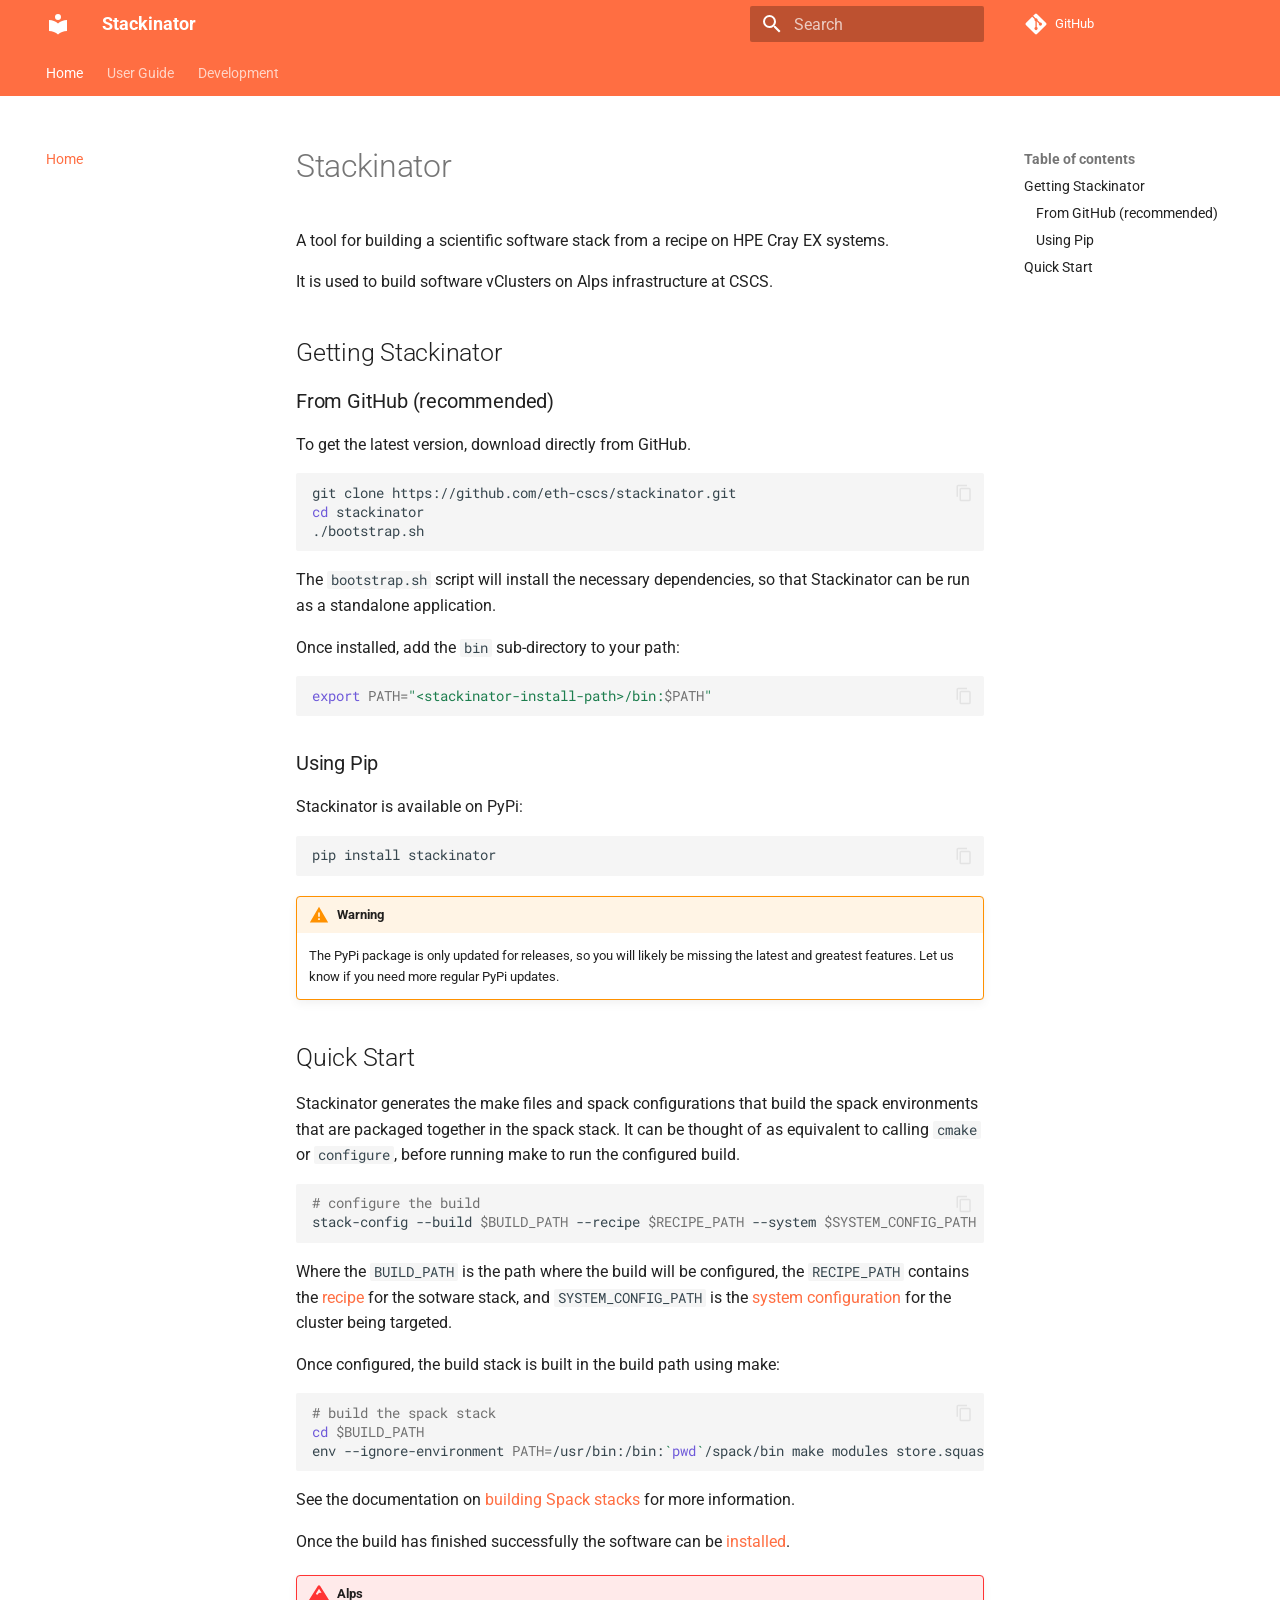
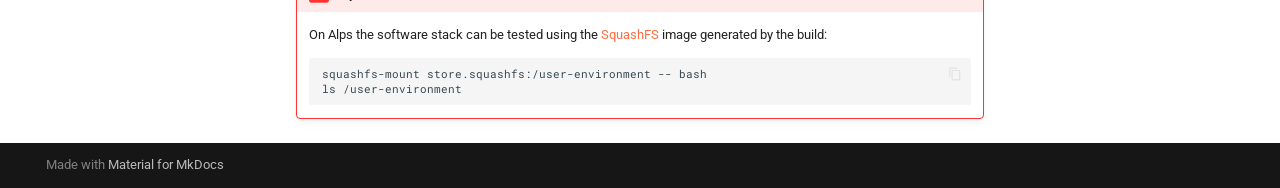
<file: index.html>
<!doctype html>
<html lang="en" class="no-js">
  <head>
    
      <meta charset="utf-8">
      <meta name="viewport" content="width=device-width,initial-scale=1">
      
      
      
      
      
        <link rel="next" href="configuring/">
      
      
      <link rel="icon" href="assets/images/favicon.png">
      <meta name="generator" content="mkdocs-1.6.1, mkdocs-material-9.6.2">
    
    
      
        <title>Stackinator</title>
      
    
    
      <link rel="stylesheet" href="assets/stylesheets/main.d7758b05.min.css">
      
        
        <link rel="stylesheet" href="assets/stylesheets/palette.06af60db.min.css">
      
      


    
    
      
    
    
      
        
        
        <link rel="preconnect" href="https://fonts.gstatic.com" crossorigin>
        <link rel="stylesheet" href="https://fonts.googleapis.com/css?family=Roboto:300,300i,400,400i,700,700i%7CRoboto+Mono:400,400i,700,700i&display=fallback">
        <style>:root{--md-text-font:"Roboto";--md-code-font:"Roboto Mono"}</style>
      
    
    
      <link rel="stylesheet" href="stylesheets/extra.css">
    
    <script>__md_scope=new URL(".",location),__md_hash=e=>[...e].reduce(((e,_)=>(e<<5)-e+_.charCodeAt(0)),0),__md_get=(e,_=localStorage,t=__md_scope)=>JSON.parse(_.getItem(t.pathname+"."+e)),__md_set=(e,_,t=localStorage,a=__md_scope)=>{try{t.setItem(a.pathname+"."+e,JSON.stringify(_))}catch(e){}}</script>
    
      

    
    
    
  </head>
  
  
    
    
    
    
    
    <body dir="ltr" data-md-color-scheme="default" data-md-color-primary="deep-orange" data-md-color-accent="deep-orange">
  
    
    <input class="md-toggle" data-md-toggle="drawer" type="checkbox" id="__drawer" autocomplete="off">
    <input class="md-toggle" data-md-toggle="search" type="checkbox" id="__search" autocomplete="off">
    <label class="md-overlay" for="__drawer"></label>
    <div data-md-component="skip">
      
        
        <a href="#stackinator" class="md-skip">
          Skip to content
        </a>
      
    </div>
    <div data-md-component="announce">
      
    </div>
    
    
      

<header class="md-header" data-md-component="header">
  <nav class="md-header__inner md-grid" aria-label="Header">
    <a href="." title="Stackinator" class="md-header__button md-logo" aria-label="Stackinator" data-md-component="logo">
      
  
  <svg xmlns="http://www.w3.org/2000/svg" viewBox="0 0 24 24"><path d="M12 8a3 3 0 0 0 3-3 3 3 0 0 0-3-3 3 3 0 0 0-3 3 3 3 0 0 0 3 3m0 3.54C9.64 9.35 6.5 8 3 8v11c3.5 0 6.64 1.35 9 3.54 2.36-2.19 5.5-3.54 9-3.54V8c-3.5 0-6.64 1.35-9 3.54"/></svg>

    </a>
    <label class="md-header__button md-icon" for="__drawer">
      
      <svg xmlns="http://www.w3.org/2000/svg" viewBox="0 0 24 24"><path d="M3 6h18v2H3zm0 5h18v2H3zm0 5h18v2H3z"/></svg>
    </label>
    <div class="md-header__title" data-md-component="header-title">
      <div class="md-header__ellipsis">
        <div class="md-header__topic">
          <span class="md-ellipsis">
            Stackinator
          </span>
        </div>
        <div class="md-header__topic" data-md-component="header-topic">
          <span class="md-ellipsis">
            
              Home
            
          </span>
        </div>
      </div>
    </div>
    
      
    
    
    
    
      <label class="md-header__button md-icon" for="__search">
        
        <svg xmlns="http://www.w3.org/2000/svg" viewBox="0 0 24 24"><path d="M9.5 3A6.5 6.5 0 0 1 16 9.5c0 1.61-.59 3.09-1.56 4.23l.27.27h.79l5 5-1.5 1.5-5-5v-.79l-.27-.27A6.52 6.52 0 0 1 9.5 16 6.5 6.5 0 0 1 3 9.5 6.5 6.5 0 0 1 9.5 3m0 2C7 5 5 7 5 9.5S7 14 9.5 14 14 12 14 9.5 12 5 9.5 5"/></svg>
      </label>
      <div class="md-search" data-md-component="search" role="dialog">
  <label class="md-search__overlay" for="__search"></label>
  <div class="md-search__inner" role="search">
    <form class="md-search__form" name="search">
      <input type="text" class="md-search__input" name="query" aria-label="Search" placeholder="Search" autocapitalize="off" autocorrect="off" autocomplete="off" spellcheck="false" data-md-component="search-query" required>
      <label class="md-search__icon md-icon" for="__search">
        
        <svg xmlns="http://www.w3.org/2000/svg" viewBox="0 0 24 24"><path d="M9.5 3A6.5 6.5 0 0 1 16 9.5c0 1.61-.59 3.09-1.56 4.23l.27.27h.79l5 5-1.5 1.5-5-5v-.79l-.27-.27A6.52 6.52 0 0 1 9.5 16 6.5 6.5 0 0 1 3 9.5 6.5 6.5 0 0 1 9.5 3m0 2C7 5 5 7 5 9.5S7 14 9.5 14 14 12 14 9.5 12 5 9.5 5"/></svg>
        
        <svg xmlns="http://www.w3.org/2000/svg" viewBox="0 0 24 24"><path d="M20 11v2H8l5.5 5.5-1.42 1.42L4.16 12l7.92-7.92L13.5 5.5 8 11z"/></svg>
      </label>
      <nav class="md-search__options" aria-label="Search">
        
        <button type="reset" class="md-search__icon md-icon" title="Clear" aria-label="Clear" tabindex="-1">
          
          <svg xmlns="http://www.w3.org/2000/svg" viewBox="0 0 24 24"><path d="M19 6.41 17.59 5 12 10.59 6.41 5 5 6.41 10.59 12 5 17.59 6.41 19 12 13.41 17.59 19 19 17.59 13.41 12z"/></svg>
        </button>
      </nav>
      
    </form>
    <div class="md-search__output">
      <div class="md-search__scrollwrap" tabindex="0" data-md-scrollfix>
        <div class="md-search-result" data-md-component="search-result">
          <div class="md-search-result__meta">
            Initializing search
          </div>
          <ol class="md-search-result__list" role="presentation"></ol>
        </div>
      </div>
    </div>
  </div>
</div>
    
    
      <div class="md-header__source">
        <a href="https://github.com/eth-cscs/stackinator" title="Go to repository" class="md-source" data-md-component="source">
  <div class="md-source__icon md-icon">
    
    <svg xmlns="http://www.w3.org/2000/svg" viewBox="0 0 448 512"><!--! Font Awesome Free 6.7.2 by @fontawesome - https://fontawesome.com License - https://fontawesome.com/license/free (Icons: CC BY 4.0, Fonts: SIL OFL 1.1, Code: MIT License) Copyright 2024 Fonticons, Inc.--><path d="M439.55 236.05 244 40.45a28.87 28.87 0 0 0-40.81 0l-40.66 40.63 51.52 51.52c27.06-9.14 52.68 16.77 43.39 43.68l49.66 49.66c34.23-11.8 61.18 31 35.47 56.69-26.49 26.49-70.21-2.87-56-37.34L240.22 199v121.85c25.3 12.54 22.26 41.85 9.08 55a34.34 34.34 0 0 1-48.55 0c-17.57-17.6-11.07-46.91 11.25-56v-123c-20.8-8.51-24.6-30.74-18.64-45L142.57 101 8.45 235.14a28.86 28.86 0 0 0 0 40.81l195.61 195.6a28.86 28.86 0 0 0 40.8 0l194.69-194.69a28.86 28.86 0 0 0 0-40.81"/></svg>
  </div>
  <div class="md-source__repository">
    GitHub
  </div>
</a>
      </div>
    
  </nav>
  
</header>
    
    <div class="md-container" data-md-component="container">
      
      
        
          
            
<nav class="md-tabs" aria-label="Tabs" data-md-component="tabs">
  <div class="md-grid">
    <ul class="md-tabs__list">
      
        
  
  
    
  
  
    <li class="md-tabs__item md-tabs__item--active">
      <a href="." class="md-tabs__link">
        
  
    
  
  Home

      </a>
    </li>
  

      
        
  
  
  
    
    
      <li class="md-tabs__item">
        <a href="configuring/" class="md-tabs__link">
          
  
  User Guide

        </a>
      </li>
    
  

      
        
  
  
  
    <li class="md-tabs__item">
      <a href="development/" class="md-tabs__link">
        
  
    
  
  Development

      </a>
    </li>
  

      
    </ul>
  </div>
</nav>
          
        
      
      <main class="md-main" data-md-component="main">
        <div class="md-main__inner md-grid">
          
            
              
              <div class="md-sidebar md-sidebar--primary" data-md-component="sidebar" data-md-type="navigation" >
                <div class="md-sidebar__scrollwrap">
                  <div class="md-sidebar__inner">
                    


  


<nav class="md-nav md-nav--primary md-nav--lifted" aria-label="Navigation" data-md-level="0">
  <label class="md-nav__title" for="__drawer">
    <a href="." title="Stackinator" class="md-nav__button md-logo" aria-label="Stackinator" data-md-component="logo">
      
  
  <svg xmlns="http://www.w3.org/2000/svg" viewBox="0 0 24 24"><path d="M12 8a3 3 0 0 0 3-3 3 3 0 0 0-3-3 3 3 0 0 0-3 3 3 3 0 0 0 3 3m0 3.54C9.64 9.35 6.5 8 3 8v11c3.5 0 6.64 1.35 9 3.54 2.36-2.19 5.5-3.54 9-3.54V8c-3.5 0-6.64 1.35-9 3.54"/></svg>

    </a>
    Stackinator
  </label>
  
    <div class="md-nav__source">
      <a href="https://github.com/eth-cscs/stackinator" title="Go to repository" class="md-source" data-md-component="source">
  <div class="md-source__icon md-icon">
    
    <svg xmlns="http://www.w3.org/2000/svg" viewBox="0 0 448 512"><!--! Font Awesome Free 6.7.2 by @fontawesome - https://fontawesome.com License - https://fontawesome.com/license/free (Icons: CC BY 4.0, Fonts: SIL OFL 1.1, Code: MIT License) Copyright 2024 Fonticons, Inc.--><path d="M439.55 236.05 244 40.45a28.87 28.87 0 0 0-40.81 0l-40.66 40.63 51.52 51.52c27.06-9.14 52.68 16.77 43.39 43.68l49.66 49.66c34.23-11.8 61.18 31 35.47 56.69-26.49 26.49-70.21-2.87-56-37.34L240.22 199v121.85c25.3 12.54 22.26 41.85 9.08 55a34.34 34.34 0 0 1-48.55 0c-17.57-17.6-11.07-46.91 11.25-56v-123c-20.8-8.51-24.6-30.74-18.64-45L142.57 101 8.45 235.14a28.86 28.86 0 0 0 0 40.81l195.61 195.6a28.86 28.86 0 0 0 40.8 0l194.69-194.69a28.86 28.86 0 0 0 0-40.81"/></svg>
  </div>
  <div class="md-source__repository">
    GitHub
  </div>
</a>
    </div>
  
  <ul class="md-nav__list" data-md-scrollfix>
    
      
      
  
  
    
  
  
  
    <li class="md-nav__item md-nav__item--active">
      
      <input class="md-nav__toggle md-toggle" type="checkbox" id="__toc">
      
      
        
      
      
        <label class="md-nav__link md-nav__link--active" for="__toc">
          
  
  <span class="md-ellipsis">
    Home
    
  </span>
  

          <span class="md-nav__icon md-icon"></span>
        </label>
      
      <a href="." class="md-nav__link md-nav__link--active">
        
  
  <span class="md-ellipsis">
    Home
    
  </span>
  

      </a>
      
        

<nav class="md-nav md-nav--secondary" aria-label="Table of contents">
  
  
  
    
  
  
    <label class="md-nav__title" for="__toc">
      <span class="md-nav__icon md-icon"></span>
      Table of contents
    </label>
    <ul class="md-nav__list" data-md-component="toc" data-md-scrollfix>
      
        <li class="md-nav__item">
  <a href="#getting-stackinator" class="md-nav__link">
    <span class="md-ellipsis">
      Getting Stackinator
    </span>
  </a>
  
    <nav class="md-nav" aria-label="Getting Stackinator">
      <ul class="md-nav__list">
        
          <li class="md-nav__item">
  <a href="#from-github-recommended" class="md-nav__link">
    <span class="md-ellipsis">
      From GitHub (recommended)
    </span>
  </a>
  
</li>
        
          <li class="md-nav__item">
  <a href="#using-pip" class="md-nav__link">
    <span class="md-ellipsis">
      Using Pip
    </span>
  </a>
  
</li>
        
      </ul>
    </nav>
  
</li>
      
        <li class="md-nav__item">
  <a href="#quick-start" class="md-nav__link">
    <span class="md-ellipsis">
      Quick Start
    </span>
  </a>
  
</li>
      
    </ul>
  
</nav>
      
    </li>
  

    
      
      
  
  
  
  
    
    
    
      
      
    
    
    <li class="md-nav__item md-nav__item--nested">
      
        
        
        <input class="md-nav__toggle md-toggle " type="checkbox" id="__nav_2" >
        
          
          <label class="md-nav__link" for="__nav_2" id="__nav_2_label" tabindex="0">
            
  
  <span class="md-ellipsis">
    User Guide
    
  </span>
  

            <span class="md-nav__icon md-icon"></span>
          </label>
        
        <nav class="md-nav" data-md-level="1" aria-labelledby="__nav_2_label" aria-expanded="false">
          <label class="md-nav__title" for="__nav_2">
            <span class="md-nav__icon md-icon"></span>
            User Guide
          </label>
          <ul class="md-nav__list" data-md-scrollfix>
            
              
                
  
  
  
  
    <li class="md-nav__item">
      <a href="configuring/" class="md-nav__link">
        
  
  <span class="md-ellipsis">
    Configuring Stacks
    
  </span>
  

      </a>
    </li>
  

              
            
              
                
  
  
  
  
    <li class="md-nav__item">
      <a href="building/" class="md-nav__link">
        
  
  <span class="md-ellipsis">
    Building Stacks
    
  </span>
  

      </a>
    </li>
  

              
            
              
                
  
  
  
  
    <li class="md-nav__item">
      <a href="installing/" class="md-nav__link">
        
  
  <span class="md-ellipsis">
    Installing Stacks
    
  </span>
  

      </a>
    </li>
  

              
            
              
                
  
  
  
  
    <li class="md-nav__item">
      <a href="recipes/" class="md-nav__link">
        
  
  <span class="md-ellipsis">
    Recipes
    
  </span>
  

      </a>
    </li>
  

              
            
              
                
  
  
  
  
    <li class="md-nav__item">
      <a href="cluster-config/" class="md-nav__link">
        
  
  <span class="md-ellipsis">
    Cluster Configuration
    
  </span>
  

      </a>
    </li>
  

              
            
              
                
  
  
  
  
    <li class="md-nav__item">
      <a href="interfaces/" class="md-nav__link">
        
  
  <span class="md-ellipsis">
    Interfaces
    
  </span>
  

      </a>
    </li>
  

              
            
              
                
  
  
  
  
    <li class="md-nav__item">
      <a href="build-caches/" class="md-nav__link">
        
  
  <span class="md-ellipsis">
    Build Caches
    
  </span>
  

      </a>
    </li>
  

              
            
          </ul>
        </nav>
      
    </li>
  

    
      
      
  
  
  
  
    <li class="md-nav__item">
      <a href="development/" class="md-nav__link">
        
  
  <span class="md-ellipsis">
    Development
    
  </span>
  

      </a>
    </li>
  

    
  </ul>
</nav>
                  </div>
                </div>
              </div>
            
            
              
              <div class="md-sidebar md-sidebar--secondary" data-md-component="sidebar" data-md-type="toc" >
                <div class="md-sidebar__scrollwrap">
                  <div class="md-sidebar__inner">
                    

<nav class="md-nav md-nav--secondary" aria-label="Table of contents">
  
  
  
    
  
  
    <label class="md-nav__title" for="__toc">
      <span class="md-nav__icon md-icon"></span>
      Table of contents
    </label>
    <ul class="md-nav__list" data-md-component="toc" data-md-scrollfix>
      
        <li class="md-nav__item">
  <a href="#getting-stackinator" class="md-nav__link">
    <span class="md-ellipsis">
      Getting Stackinator
    </span>
  </a>
  
    <nav class="md-nav" aria-label="Getting Stackinator">
      <ul class="md-nav__list">
        
          <li class="md-nav__item">
  <a href="#from-github-recommended" class="md-nav__link">
    <span class="md-ellipsis">
      From GitHub (recommended)
    </span>
  </a>
  
</li>
        
          <li class="md-nav__item">
  <a href="#using-pip" class="md-nav__link">
    <span class="md-ellipsis">
      Using Pip
    </span>
  </a>
  
</li>
        
      </ul>
    </nav>
  
</li>
      
        <li class="md-nav__item">
  <a href="#quick-start" class="md-nav__link">
    <span class="md-ellipsis">
      Quick Start
    </span>
  </a>
  
</li>
      
    </ul>
  
</nav>
                  </div>
                </div>
              </div>
            
          
          
            <div class="md-content" data-md-component="content">
              <article class="md-content__inner md-typeset">
                
                  


  
  


<h1 id="stackinator">Stackinator<a class="headerlink" href="#stackinator" title="Permanent link">&para;</a></h1>
<p>A tool for building a scientific software stack from a recipe on HPE Cray EX systems.</p>
<p>It is used to build software vClusters on Alps infrastructure at CSCS.</p>
<h2 id="getting-stackinator">Getting Stackinator<a class="headerlink" href="#getting-stackinator" title="Permanent link">&para;</a></h2>
<h3 id="from-github-recommended">From GitHub (recommended)<a class="headerlink" href="#from-github-recommended" title="Permanent link">&para;</a></h3>
<p>To get the latest version, download directly from GitHub.</p>
<div class="language-bash highlight"><pre><span></span><code><span id="__span-0-1"><a id="__codelineno-0-1" name="__codelineno-0-1" href="#__codelineno-0-1"></a>git<span class="w"> </span>clone<span class="w"> </span>https://github.com/eth-cscs/stackinator.git
</span><span id="__span-0-2"><a id="__codelineno-0-2" name="__codelineno-0-2" href="#__codelineno-0-2"></a><span class="nb">cd</span><span class="w"> </span>stackinator
</span><span id="__span-0-3"><a id="__codelineno-0-3" name="__codelineno-0-3" href="#__codelineno-0-3"></a>./bootstrap.sh
</span></code></pre></div>
<p>The <code>bootstrap.sh</code> script will install the necessary dependencies, so that Stackinator can be run as a standalone application.</p>
<p>Once installed, add the <code>bin</code> sub-directory to your path:</p>
<div class="language-bash highlight"><pre><span></span><code><span id="__span-1-1"><a id="__codelineno-1-1" name="__codelineno-1-1" href="#__codelineno-1-1"></a><span class="nb">export</span><span class="w"> </span><span class="nv">PATH</span><span class="o">=</span><span class="s2">&quot;&lt;stackinator-install-path&gt;/bin:</span><span class="nv">$PATH</span><span class="s2">&quot;</span>
</span></code></pre></div>
<h3 id="using-pip">Using Pip<a class="headerlink" href="#using-pip" title="Permanent link">&para;</a></h3>
<p>Stackinator is available on PyPi:</p>
<div class="language-text highlight"><pre><span></span><code><span id="__span-2-1"><a id="__codelineno-2-1" name="__codelineno-2-1" href="#__codelineno-2-1"></a>pip install stackinator
</span></code></pre></div>
<div class="admonition warning">
<p class="admonition-title">Warning</p>
<p>The PyPi package is only updated for releases, so you will likely be missing the latest and greatest features.
Let us know if you need more regular PyPi updates.</p>
</div>
<h2 id="quick-start">Quick Start<a class="headerlink" href="#quick-start" title="Permanent link">&para;</a></h2>
<p>Stackinator generates the make files and spack configurations that build the spack environments that are packaged together in the spack stack.
It can be thought of as equivalent to calling <code>cmake</code> or <code>configure</code>, before running make to run the configured build.</p>
<div class="language-bash highlight"><pre><span></span><code><span id="__span-3-1"><a id="__codelineno-3-1" name="__codelineno-3-1" href="#__codelineno-3-1"></a><span class="c1"># configure the build</span>
</span><span id="__span-3-2"><a id="__codelineno-3-2" name="__codelineno-3-2" href="#__codelineno-3-2"></a>stack-config<span class="w"> </span>--build<span class="w"> </span><span class="nv">$BUILD_PATH</span><span class="w"> </span>--recipe<span class="w"> </span><span class="nv">$RECIPE_PATH</span><span class="w"> </span>--system<span class="w"> </span><span class="nv">$SYSTEM_CONFIG_PATH</span>
</span></code></pre></div>
<p>Where the <code>BUILD_PATH</code> is the path where the build will be configured, the <code>RECIPE_PATH</code> contains the <a href="recipes/">recipe</a> for the sotware stack, and <code>SYSTEM_CONFIG_PATH</code> is the <a href="cluster-config/">system configuration</a> for the cluster being targeted.</p>
<p>Once configured, the build stack is built in the build path using make:</p>
<div class="language-bash highlight"><pre><span></span><code><span id="__span-4-1"><a id="__codelineno-4-1" name="__codelineno-4-1" href="#__codelineno-4-1"></a><span class="c1"># build the spack stack</span>
</span><span id="__span-4-2"><a id="__codelineno-4-2" name="__codelineno-4-2" href="#__codelineno-4-2"></a><span class="nb">cd</span><span class="w"> </span><span class="nv">$BUILD_PATH</span>
</span><span id="__span-4-3"><a id="__codelineno-4-3" name="__codelineno-4-3" href="#__codelineno-4-3"></a>env<span class="w"> </span>--ignore-environment<span class="w"> </span><span class="nv">PATH</span><span class="o">=</span>/usr/bin:/bin:<span class="sb">`</span><span class="nb">pwd</span><span class="sb">`</span>/spack/bin<span class="w"> </span>make<span class="w"> </span>modules<span class="w"> </span>store.squashfs<span class="w"> </span>-j64
</span></code></pre></div>
<p>See the documentation on <a href="building/">building Spack stacks</a> for more information.</p>
<p>Once the build has finished successfully the software can be <a href="installing/">installed</a>.</p>
<div class="admonition alps">
<p class="admonition-title">Alps</p>
<p>On Alps the software stack can be tested using the <a href="installing/#squashfs-installation">SquashFS</a> image generated by the build:
<div class="language-bash highlight"><pre><span></span><code><span id="__span-5-1"><a id="__codelineno-5-1" name="__codelineno-5-1" href="#__codelineno-5-1"></a>squashfs-mount<span class="w"> </span>store.squashfs:/user-environment<span class="w"> </span>--<span class="w"> </span>bash
</span><span id="__span-5-2"><a id="__codelineno-5-2" name="__codelineno-5-2" href="#__codelineno-5-2"></a>ls<span class="w"> </span>/user-environment
</span></code></pre></div></p>
</div>












                
              </article>
            </div>
          
          
<script>var target=document.getElementById(location.hash.slice(1));target&&target.name&&(target.checked=target.name.startsWith("__tabbed_"))</script>
        </div>
        
      </main>
      
        <footer class="md-footer">
  
  <div class="md-footer-meta md-typeset">
    <div class="md-footer-meta__inner md-grid">
      <div class="md-copyright">
  
  
    Made with
    <a href="https://squidfunk.github.io/mkdocs-material/" target="_blank" rel="noopener">
      Material for MkDocs
    </a>
  
</div>
      
    </div>
  </div>
</footer>
      
    </div>
    <div class="md-dialog" data-md-component="dialog">
      <div class="md-dialog__inner md-typeset"></div>
    </div>
    
    
    <script id="__config" type="application/json">{"base": ".", "features": ["content.code.copy", "navigation.tabs"], "search": "assets/javascripts/workers/search.f8cc74c7.min.js", "translations": {"clipboard.copied": "Copied to clipboard", "clipboard.copy": "Copy to clipboard", "search.result.more.one": "1 more on this page", "search.result.more.other": "# more on this page", "search.result.none": "No matching documents", "search.result.one": "1 matching document", "search.result.other": "# matching documents", "search.result.placeholder": "Type to start searching", "search.result.term.missing": "Missing", "select.version": "Select version"}}</script>
    
    
      <script src="assets/javascripts/bundle.f13b1293.min.js"></script>
      
    
  </body>
</html>
</file>
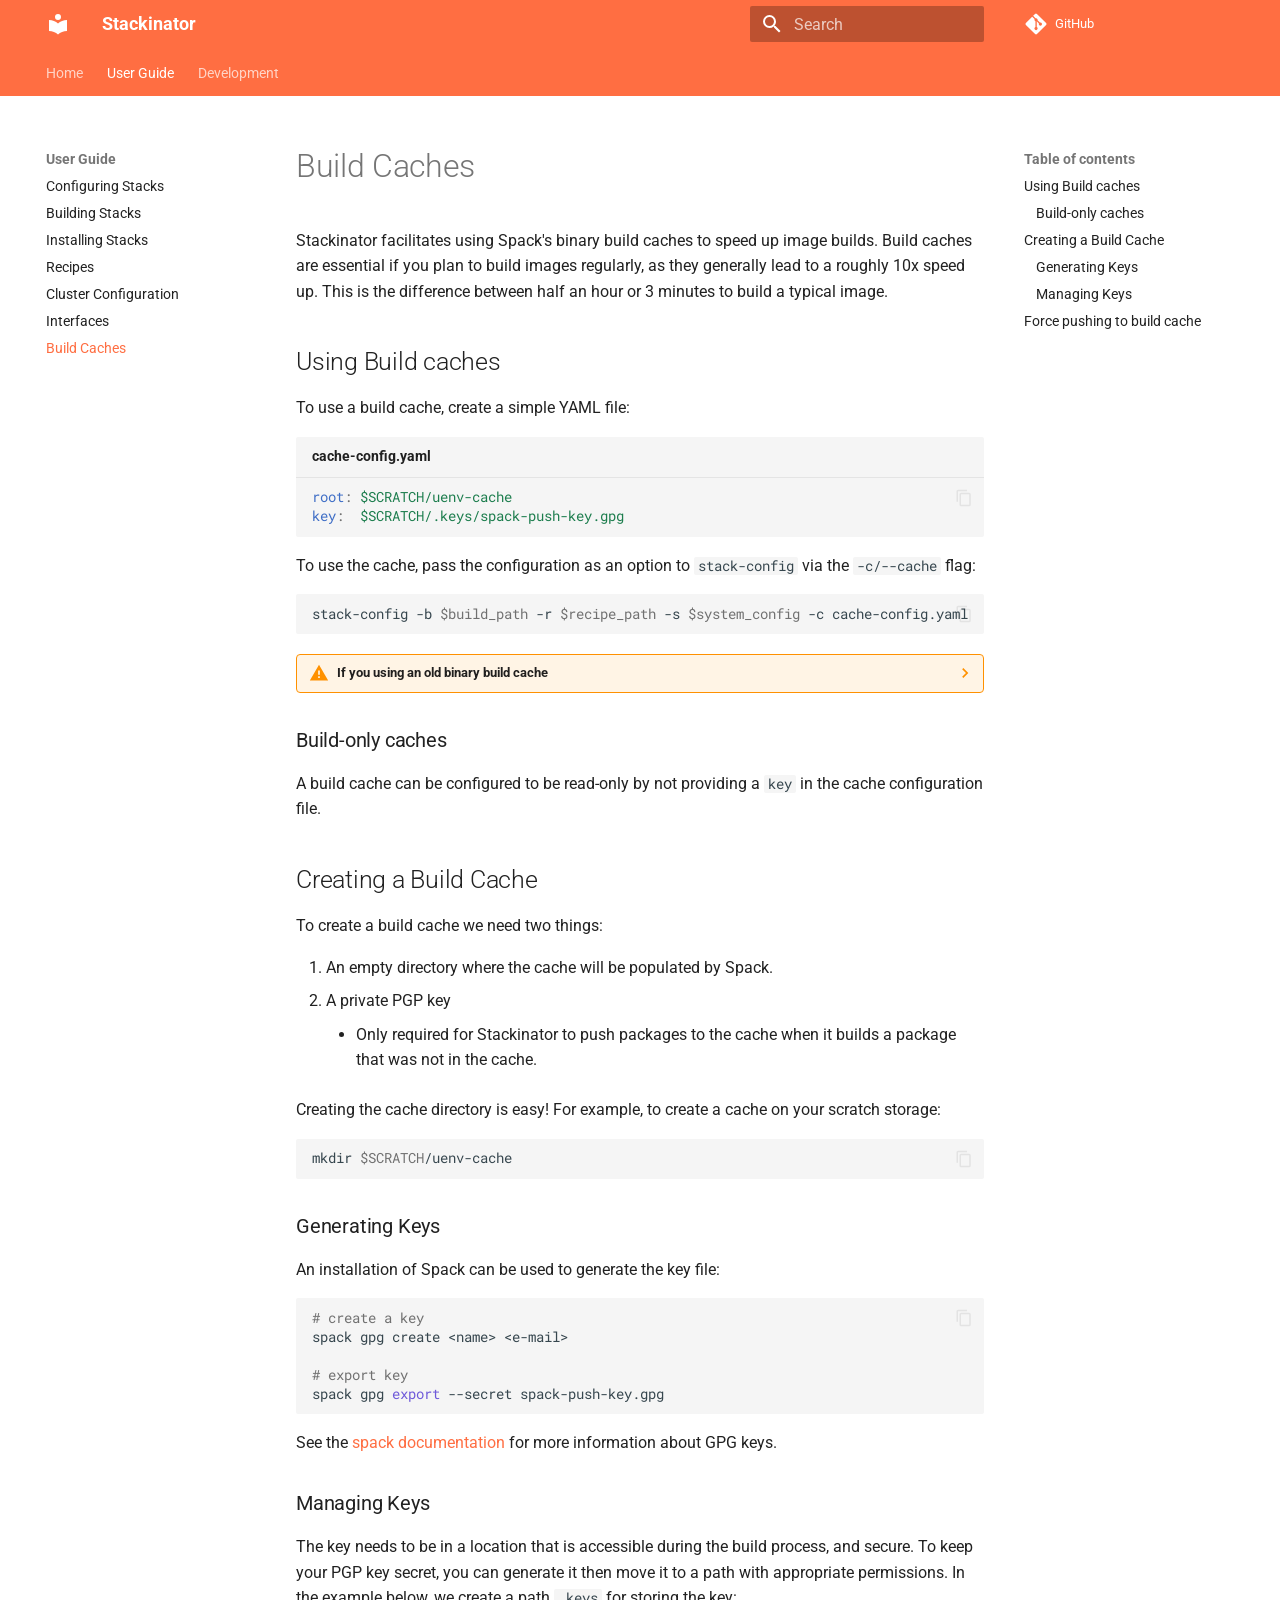
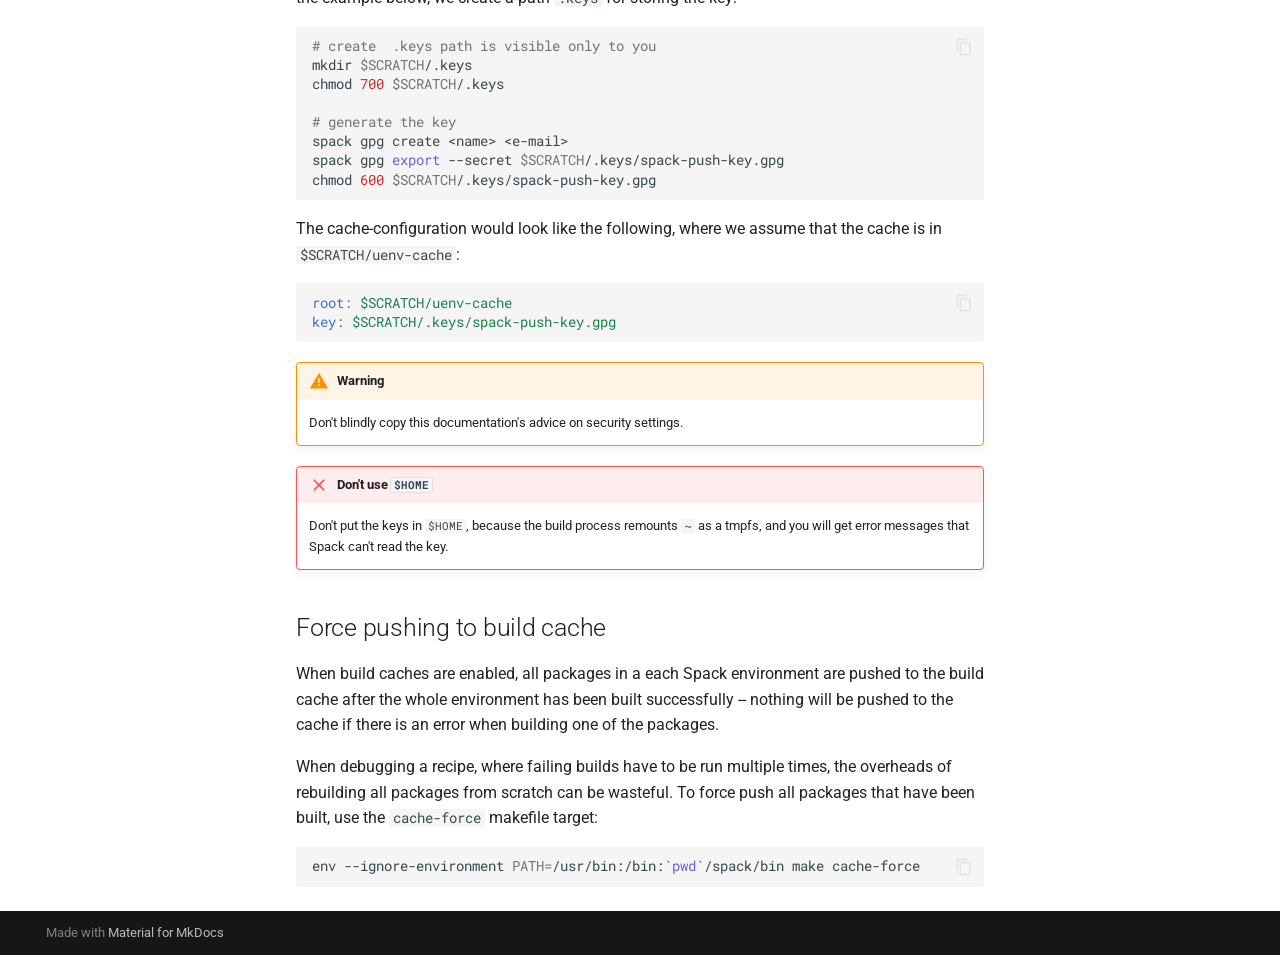
<file: build-caches/index.html>
<!doctype html>
<html lang="en" class="no-js">
  <head>
    
      <meta charset="utf-8">
      <meta name="viewport" content="width=device-width,initial-scale=1">
      
      
      
      
        <link rel="prev" href="../interfaces/">
      
      
        <link rel="next" href="../development/">
      
      
      <link rel="icon" href="../assets/images/favicon.png">
      <meta name="generator" content="mkdocs-1.6.1, mkdocs-material-9.6.2">
    
    
      
        <title>Build Caches - Stackinator</title>
      
    
    
      <link rel="stylesheet" href="../assets/stylesheets/main.d7758b05.min.css">
      
        
        <link rel="stylesheet" href="../assets/stylesheets/palette.06af60db.min.css">
      
      


    
    
      
    
    
      
        
        
        <link rel="preconnect" href="https://fonts.gstatic.com" crossorigin>
        <link rel="stylesheet" href="https://fonts.googleapis.com/css?family=Roboto:300,300i,400,400i,700,700i%7CRoboto+Mono:400,400i,700,700i&display=fallback">
        <style>:root{--md-text-font:"Roboto";--md-code-font:"Roboto Mono"}</style>
      
    
    
      <link rel="stylesheet" href="../stylesheets/extra.css">
    
    <script>__md_scope=new URL("..",location),__md_hash=e=>[...e].reduce(((e,_)=>(e<<5)-e+_.charCodeAt(0)),0),__md_get=(e,_=localStorage,t=__md_scope)=>JSON.parse(_.getItem(t.pathname+"."+e)),__md_set=(e,_,t=localStorage,a=__md_scope)=>{try{t.setItem(a.pathname+"."+e,JSON.stringify(_))}catch(e){}}</script>
    
      

    
    
    
  </head>
  
  
    
    
    
    
    
    <body dir="ltr" data-md-color-scheme="default" data-md-color-primary="deep-orange" data-md-color-accent="deep-orange">
  
    
    <input class="md-toggle" data-md-toggle="drawer" type="checkbox" id="__drawer" autocomplete="off">
    <input class="md-toggle" data-md-toggle="search" type="checkbox" id="__search" autocomplete="off">
    <label class="md-overlay" for="__drawer"></label>
    <div data-md-component="skip">
      
        
        <a href="#build-caches" class="md-skip">
          Skip to content
        </a>
      
    </div>
    <div data-md-component="announce">
      
    </div>
    
    
      

<header class="md-header" data-md-component="header">
  <nav class="md-header__inner md-grid" aria-label="Header">
    <a href=".." title="Stackinator" class="md-header__button md-logo" aria-label="Stackinator" data-md-component="logo">
      
  
  <svg xmlns="http://www.w3.org/2000/svg" viewBox="0 0 24 24"><path d="M12 8a3 3 0 0 0 3-3 3 3 0 0 0-3-3 3 3 0 0 0-3 3 3 3 0 0 0 3 3m0 3.54C9.64 9.35 6.5 8 3 8v11c3.5 0 6.64 1.35 9 3.54 2.36-2.19 5.5-3.54 9-3.54V8c-3.5 0-6.64 1.35-9 3.54"/></svg>

    </a>
    <label class="md-header__button md-icon" for="__drawer">
      
      <svg xmlns="http://www.w3.org/2000/svg" viewBox="0 0 24 24"><path d="M3 6h18v2H3zm0 5h18v2H3zm0 5h18v2H3z"/></svg>
    </label>
    <div class="md-header__title" data-md-component="header-title">
      <div class="md-header__ellipsis">
        <div class="md-header__topic">
          <span class="md-ellipsis">
            Stackinator
          </span>
        </div>
        <div class="md-header__topic" data-md-component="header-topic">
          <span class="md-ellipsis">
            
              Build Caches
            
          </span>
        </div>
      </div>
    </div>
    
      
    
    
    
    
      <label class="md-header__button md-icon" for="__search">
        
        <svg xmlns="http://www.w3.org/2000/svg" viewBox="0 0 24 24"><path d="M9.5 3A6.5 6.5 0 0 1 16 9.5c0 1.61-.59 3.09-1.56 4.23l.27.27h.79l5 5-1.5 1.5-5-5v-.79l-.27-.27A6.52 6.52 0 0 1 9.5 16 6.5 6.5 0 0 1 3 9.5 6.5 6.5 0 0 1 9.5 3m0 2C7 5 5 7 5 9.5S7 14 9.5 14 14 12 14 9.5 12 5 9.5 5"/></svg>
      </label>
      <div class="md-search" data-md-component="search" role="dialog">
  <label class="md-search__overlay" for="__search"></label>
  <div class="md-search__inner" role="search">
    <form class="md-search__form" name="search">
      <input type="text" class="md-search__input" name="query" aria-label="Search" placeholder="Search" autocapitalize="off" autocorrect="off" autocomplete="off" spellcheck="false" data-md-component="search-query" required>
      <label class="md-search__icon md-icon" for="__search">
        
        <svg xmlns="http://www.w3.org/2000/svg" viewBox="0 0 24 24"><path d="M9.5 3A6.5 6.5 0 0 1 16 9.5c0 1.61-.59 3.09-1.56 4.23l.27.27h.79l5 5-1.5 1.5-5-5v-.79l-.27-.27A6.52 6.52 0 0 1 9.5 16 6.5 6.5 0 0 1 3 9.5 6.5 6.5 0 0 1 9.5 3m0 2C7 5 5 7 5 9.5S7 14 9.5 14 14 12 14 9.5 12 5 9.5 5"/></svg>
        
        <svg xmlns="http://www.w3.org/2000/svg" viewBox="0 0 24 24"><path d="M20 11v2H8l5.5 5.5-1.42 1.42L4.16 12l7.92-7.92L13.5 5.5 8 11z"/></svg>
      </label>
      <nav class="md-search__options" aria-label="Search">
        
        <button type="reset" class="md-search__icon md-icon" title="Clear" aria-label="Clear" tabindex="-1">
          
          <svg xmlns="http://www.w3.org/2000/svg" viewBox="0 0 24 24"><path d="M19 6.41 17.59 5 12 10.59 6.41 5 5 6.41 10.59 12 5 17.59 6.41 19 12 13.41 17.59 19 19 17.59 13.41 12z"/></svg>
        </button>
      </nav>
      
    </form>
    <div class="md-search__output">
      <div class="md-search__scrollwrap" tabindex="0" data-md-scrollfix>
        <div class="md-search-result" data-md-component="search-result">
          <div class="md-search-result__meta">
            Initializing search
          </div>
          <ol class="md-search-result__list" role="presentation"></ol>
        </div>
      </div>
    </div>
  </div>
</div>
    
    
      <div class="md-header__source">
        <a href="https://github.com/eth-cscs/stackinator" title="Go to repository" class="md-source" data-md-component="source">
  <div class="md-source__icon md-icon">
    
    <svg xmlns="http://www.w3.org/2000/svg" viewBox="0 0 448 512"><!--! Font Awesome Free 6.7.2 by @fontawesome - https://fontawesome.com License - https://fontawesome.com/license/free (Icons: CC BY 4.0, Fonts: SIL OFL 1.1, Code: MIT License) Copyright 2024 Fonticons, Inc.--><path d="M439.55 236.05 244 40.45a28.87 28.87 0 0 0-40.81 0l-40.66 40.63 51.52 51.52c27.06-9.14 52.68 16.77 43.39 43.68l49.66 49.66c34.23-11.8 61.18 31 35.47 56.69-26.49 26.49-70.21-2.87-56-37.34L240.22 199v121.85c25.3 12.54 22.26 41.85 9.08 55a34.34 34.34 0 0 1-48.55 0c-17.57-17.6-11.07-46.91 11.25-56v-123c-20.8-8.51-24.6-30.74-18.64-45L142.57 101 8.45 235.14a28.86 28.86 0 0 0 0 40.81l195.61 195.6a28.86 28.86 0 0 0 40.8 0l194.69-194.69a28.86 28.86 0 0 0 0-40.81"/></svg>
  </div>
  <div class="md-source__repository">
    GitHub
  </div>
</a>
      </div>
    
  </nav>
  
</header>
    
    <div class="md-container" data-md-component="container">
      
      
        
          
            
<nav class="md-tabs" aria-label="Tabs" data-md-component="tabs">
  <div class="md-grid">
    <ul class="md-tabs__list">
      
        
  
  
  
    <li class="md-tabs__item">
      <a href=".." class="md-tabs__link">
        
  
    
  
  Home

      </a>
    </li>
  

      
        
  
  
    
  
  
    
    
      <li class="md-tabs__item md-tabs__item--active">
        <a href="../configuring/" class="md-tabs__link">
          
  
  User Guide

        </a>
      </li>
    
  

      
        
  
  
  
    <li class="md-tabs__item">
      <a href="../development/" class="md-tabs__link">
        
  
    
  
  Development

      </a>
    </li>
  

      
    </ul>
  </div>
</nav>
          
        
      
      <main class="md-main" data-md-component="main">
        <div class="md-main__inner md-grid">
          
            
              
              <div class="md-sidebar md-sidebar--primary" data-md-component="sidebar" data-md-type="navigation" >
                <div class="md-sidebar__scrollwrap">
                  <div class="md-sidebar__inner">
                    


  


<nav class="md-nav md-nav--primary md-nav--lifted" aria-label="Navigation" data-md-level="0">
  <label class="md-nav__title" for="__drawer">
    <a href=".." title="Stackinator" class="md-nav__button md-logo" aria-label="Stackinator" data-md-component="logo">
      
  
  <svg xmlns="http://www.w3.org/2000/svg" viewBox="0 0 24 24"><path d="M12 8a3 3 0 0 0 3-3 3 3 0 0 0-3-3 3 3 0 0 0-3 3 3 3 0 0 0 3 3m0 3.54C9.64 9.35 6.5 8 3 8v11c3.5 0 6.64 1.35 9 3.54 2.36-2.19 5.5-3.54 9-3.54V8c-3.5 0-6.64 1.35-9 3.54"/></svg>

    </a>
    Stackinator
  </label>
  
    <div class="md-nav__source">
      <a href="https://github.com/eth-cscs/stackinator" title="Go to repository" class="md-source" data-md-component="source">
  <div class="md-source__icon md-icon">
    
    <svg xmlns="http://www.w3.org/2000/svg" viewBox="0 0 448 512"><!--! Font Awesome Free 6.7.2 by @fontawesome - https://fontawesome.com License - https://fontawesome.com/license/free (Icons: CC BY 4.0, Fonts: SIL OFL 1.1, Code: MIT License) Copyright 2024 Fonticons, Inc.--><path d="M439.55 236.05 244 40.45a28.87 28.87 0 0 0-40.81 0l-40.66 40.63 51.52 51.52c27.06-9.14 52.68 16.77 43.39 43.68l49.66 49.66c34.23-11.8 61.18 31 35.47 56.69-26.49 26.49-70.21-2.87-56-37.34L240.22 199v121.85c25.3 12.54 22.26 41.85 9.08 55a34.34 34.34 0 0 1-48.55 0c-17.57-17.6-11.07-46.91 11.25-56v-123c-20.8-8.51-24.6-30.74-18.64-45L142.57 101 8.45 235.14a28.86 28.86 0 0 0 0 40.81l195.61 195.6a28.86 28.86 0 0 0 40.8 0l194.69-194.69a28.86 28.86 0 0 0 0-40.81"/></svg>
  </div>
  <div class="md-source__repository">
    GitHub
  </div>
</a>
    </div>
  
  <ul class="md-nav__list" data-md-scrollfix>
    
      
      
  
  
  
  
    <li class="md-nav__item">
      <a href=".." class="md-nav__link">
        
  
  <span class="md-ellipsis">
    Home
    
  </span>
  

      </a>
    </li>
  

    
      
      
  
  
    
  
  
  
    
    
    
      
        
        
      
      
    
    
    <li class="md-nav__item md-nav__item--active md-nav__item--section md-nav__item--nested">
      
        
        
        <input class="md-nav__toggle md-toggle " type="checkbox" id="__nav_2" checked>
        
          
          <label class="md-nav__link" for="__nav_2" id="__nav_2_label" tabindex="">
            
  
  <span class="md-ellipsis">
    User Guide
    
  </span>
  

            <span class="md-nav__icon md-icon"></span>
          </label>
        
        <nav class="md-nav" data-md-level="1" aria-labelledby="__nav_2_label" aria-expanded="true">
          <label class="md-nav__title" for="__nav_2">
            <span class="md-nav__icon md-icon"></span>
            User Guide
          </label>
          <ul class="md-nav__list" data-md-scrollfix>
            
              
                
  
  
  
  
    <li class="md-nav__item">
      <a href="../configuring/" class="md-nav__link">
        
  
  <span class="md-ellipsis">
    Configuring Stacks
    
  </span>
  

      </a>
    </li>
  

              
            
              
                
  
  
  
  
    <li class="md-nav__item">
      <a href="../building/" class="md-nav__link">
        
  
  <span class="md-ellipsis">
    Building Stacks
    
  </span>
  

      </a>
    </li>
  

              
            
              
                
  
  
  
  
    <li class="md-nav__item">
      <a href="../installing/" class="md-nav__link">
        
  
  <span class="md-ellipsis">
    Installing Stacks
    
  </span>
  

      </a>
    </li>
  

              
            
              
                
  
  
  
  
    <li class="md-nav__item">
      <a href="../recipes/" class="md-nav__link">
        
  
  <span class="md-ellipsis">
    Recipes
    
  </span>
  

      </a>
    </li>
  

              
            
              
                
  
  
  
  
    <li class="md-nav__item">
      <a href="../cluster-config/" class="md-nav__link">
        
  
  <span class="md-ellipsis">
    Cluster Configuration
    
  </span>
  

      </a>
    </li>
  

              
            
              
                
  
  
  
  
    <li class="md-nav__item">
      <a href="../interfaces/" class="md-nav__link">
        
  
  <span class="md-ellipsis">
    Interfaces
    
  </span>
  

      </a>
    </li>
  

              
            
              
                
  
  
    
  
  
  
    <li class="md-nav__item md-nav__item--active">
      
      <input class="md-nav__toggle md-toggle" type="checkbox" id="__toc">
      
      
        
      
      
        <label class="md-nav__link md-nav__link--active" for="__toc">
          
  
  <span class="md-ellipsis">
    Build Caches
    
  </span>
  

          <span class="md-nav__icon md-icon"></span>
        </label>
      
      <a href="./" class="md-nav__link md-nav__link--active">
        
  
  <span class="md-ellipsis">
    Build Caches
    
  </span>
  

      </a>
      
        

<nav class="md-nav md-nav--secondary" aria-label="Table of contents">
  
  
  
    
  
  
    <label class="md-nav__title" for="__toc">
      <span class="md-nav__icon md-icon"></span>
      Table of contents
    </label>
    <ul class="md-nav__list" data-md-component="toc" data-md-scrollfix>
      
        <li class="md-nav__item">
  <a href="#using-build-caches" class="md-nav__link">
    <span class="md-ellipsis">
      Using Build caches
    </span>
  </a>
  
    <nav class="md-nav" aria-label="Using Build caches">
      <ul class="md-nav__list">
        
          <li class="md-nav__item">
  <a href="#build-only-caches" class="md-nav__link">
    <span class="md-ellipsis">
      Build-only caches
    </span>
  </a>
  
</li>
        
      </ul>
    </nav>
  
</li>
      
        <li class="md-nav__item">
  <a href="#creating-a-build-cache" class="md-nav__link">
    <span class="md-ellipsis">
      Creating a Build Cache
    </span>
  </a>
  
    <nav class="md-nav" aria-label="Creating a Build Cache">
      <ul class="md-nav__list">
        
          <li class="md-nav__item">
  <a href="#generating-keys" class="md-nav__link">
    <span class="md-ellipsis">
      Generating Keys
    </span>
  </a>
  
</li>
        
          <li class="md-nav__item">
  <a href="#managing-keys" class="md-nav__link">
    <span class="md-ellipsis">
      Managing Keys
    </span>
  </a>
  
</li>
        
      </ul>
    </nav>
  
</li>
      
        <li class="md-nav__item">
  <a href="#force-pushing-to-build-cache" class="md-nav__link">
    <span class="md-ellipsis">
      Force pushing to build cache
    </span>
  </a>
  
</li>
      
    </ul>
  
</nav>
      
    </li>
  

              
            
          </ul>
        </nav>
      
    </li>
  

    
      
      
  
  
  
  
    <li class="md-nav__item">
      <a href="../development/" class="md-nav__link">
        
  
  <span class="md-ellipsis">
    Development
    
  </span>
  

      </a>
    </li>
  

    
  </ul>
</nav>
                  </div>
                </div>
              </div>
            
            
              
              <div class="md-sidebar md-sidebar--secondary" data-md-component="sidebar" data-md-type="toc" >
                <div class="md-sidebar__scrollwrap">
                  <div class="md-sidebar__inner">
                    

<nav class="md-nav md-nav--secondary" aria-label="Table of contents">
  
  
  
    
  
  
    <label class="md-nav__title" for="__toc">
      <span class="md-nav__icon md-icon"></span>
      Table of contents
    </label>
    <ul class="md-nav__list" data-md-component="toc" data-md-scrollfix>
      
        <li class="md-nav__item">
  <a href="#using-build-caches" class="md-nav__link">
    <span class="md-ellipsis">
      Using Build caches
    </span>
  </a>
  
    <nav class="md-nav" aria-label="Using Build caches">
      <ul class="md-nav__list">
        
          <li class="md-nav__item">
  <a href="#build-only-caches" class="md-nav__link">
    <span class="md-ellipsis">
      Build-only caches
    </span>
  </a>
  
</li>
        
      </ul>
    </nav>
  
</li>
      
        <li class="md-nav__item">
  <a href="#creating-a-build-cache" class="md-nav__link">
    <span class="md-ellipsis">
      Creating a Build Cache
    </span>
  </a>
  
    <nav class="md-nav" aria-label="Creating a Build Cache">
      <ul class="md-nav__list">
        
          <li class="md-nav__item">
  <a href="#generating-keys" class="md-nav__link">
    <span class="md-ellipsis">
      Generating Keys
    </span>
  </a>
  
</li>
        
          <li class="md-nav__item">
  <a href="#managing-keys" class="md-nav__link">
    <span class="md-ellipsis">
      Managing Keys
    </span>
  </a>
  
</li>
        
      </ul>
    </nav>
  
</li>
      
        <li class="md-nav__item">
  <a href="#force-pushing-to-build-cache" class="md-nav__link">
    <span class="md-ellipsis">
      Force pushing to build cache
    </span>
  </a>
  
</li>
      
    </ul>
  
</nav>
                  </div>
                </div>
              </div>
            
          
          
            <div class="md-content" data-md-component="content">
              <article class="md-content__inner md-typeset">
                
                  


  
  


<h1 id="build-caches">Build Caches<a class="headerlink" href="#build-caches" title="Permanent link">&para;</a></h1>
<p>Stackinator facilitates using Spack's binary build caches to speed up image builds.
Build caches are essential if you plan to build images regularly, as they generally lead to a roughly 10x speed up.
This is the difference between half an hour or 3 minutes to build a typical image.</p>
<h2 id="using-build-caches">Using Build caches<a class="headerlink" href="#using-build-caches" title="Permanent link">&para;</a></h2>
<p>To use a build cache, create a simple YAML file:</p>
<div class="language-yaml highlight"><span class="filename">cache-config.yaml</span><pre><span></span><code><span id="__span-0-1"><a id="__codelineno-0-1" name="__codelineno-0-1" href="#__codelineno-0-1"></a><span class="nt">root</span><span class="p">:</span><span class="w"> </span><span class="l l-Scalar l-Scalar-Plain">$SCRATCH/uenv-cache</span>
</span><span id="__span-0-2"><a id="__codelineno-0-2" name="__codelineno-0-2" href="#__codelineno-0-2"></a><span class="nt">key</span><span class="p">:</span><span class="w">  </span><span class="l l-Scalar l-Scalar-Plain">$SCRATCH/.keys/spack-push-key.gpg</span>
</span></code></pre></div>
<p>To use the cache, pass the configuration as an option to <code>stack-config</code> via the <code>-c/--cache</code> flag:</p>
<div class="language-bash highlight"><pre><span></span><code><span id="__span-1-1"><a id="__codelineno-1-1" name="__codelineno-1-1" href="#__codelineno-1-1"></a>stack-config<span class="w"> </span>-b<span class="w"> </span><span class="nv">$build_path</span><span class="w"> </span>-r<span class="w"> </span><span class="nv">$recipe_path</span><span class="w"> </span>-s<span class="w"> </span><span class="nv">$system_config</span><span class="w"> </span>-c<span class="w"> </span>cache-config.yaml
</span></code></pre></div>
<details class="warning">
<summary>If you using an old binary build cache</summary>
<p>Since v3, Stackinator creates a sub-directory in the build cache for each mount point.
For example, in the above example, the build cache for the <code>/user-environment</code> mount point would be <code>$SCRATCH/uenv-cache/user-environment</code>.
The rationale for this is so that packages for different mount points are not mixed, to avoid having to relocate binaries.</p>
<p>To continue using a build caches from before v3, first copy the <code>build_cache</code> path to a subdirectory, e.g.:</p>
<div class="language-bash highlight"><pre><span></span><code><span id="__span-2-1"><a id="__codelineno-2-1" name="__codelineno-2-1" href="#__codelineno-2-1"></a>mkdir<span class="w"> </span><span class="nv">$SCRATCH</span>/uenv-cache/user-environment
</span><span id="__span-2-2"><a id="__codelineno-2-2" name="__codelineno-2-2" href="#__codelineno-2-2"></a>mv<span class="w"> </span><span class="nv">$SCRATCH</span>/uenv-cache/build_cache<span class="w"> </span><span class="nv">$SCRATCH</span>/uenv-cache/user-environment
</span></code></pre></div>
</details>
<h3 id="build-only-caches">Build-only caches<a class="headerlink" href="#build-only-caches" title="Permanent link">&para;</a></h3>
<p>A build cache can be configured to be read-only by not providing a <code>key</code> in the cache configuration file.</p>
<h2 id="creating-a-build-cache">Creating a Build Cache<a class="headerlink" href="#creating-a-build-cache" title="Permanent link">&para;</a></h2>
<p>To create a build cache we need two things:</p>
<ol>
<li>An empty directory where the cache will be populated by Spack.</li>
<li>A private PGP key<ul>
<li>Only required for Stackinator to push packages to the cache when it builds a package that was not in the cache.</li>
</ul>
</li>
</ol>
<p>Creating the cache directory is easy! For example, to create a cache on your scratch storage:
<div class="language-bash highlight"><pre><span></span><code><span id="__span-3-1"><a id="__codelineno-3-1" name="__codelineno-3-1" href="#__codelineno-3-1"></a>mkdir<span class="w"> </span><span class="nv">$SCRATCH</span>/uenv-cache
</span></code></pre></div></p>
<h3 id="generating-keys">Generating Keys<a class="headerlink" href="#generating-keys" title="Permanent link">&para;</a></h3>
<p>An installation of Spack can be used to generate the key file:</p>
<div class="language-bash highlight"><pre><span></span><code><span id="__span-4-1"><a id="__codelineno-4-1" name="__codelineno-4-1" href="#__codelineno-4-1"></a><span class="c1"># create a key</span>
</span><span id="__span-4-2"><a id="__codelineno-4-2" name="__codelineno-4-2" href="#__codelineno-4-2"></a>spack<span class="w"> </span>gpg<span class="w"> </span>create<span class="w"> </span>&lt;name&gt;<span class="w"> </span>&lt;e-mail&gt;
</span><span id="__span-4-3"><a id="__codelineno-4-3" name="__codelineno-4-3" href="#__codelineno-4-3"></a>
</span><span id="__span-4-4"><a id="__codelineno-4-4" name="__codelineno-4-4" href="#__codelineno-4-4"></a><span class="c1"># export key</span>
</span><span id="__span-4-5"><a id="__codelineno-4-5" name="__codelineno-4-5" href="#__codelineno-4-5"></a>spack<span class="w"> </span>gpg<span class="w"> </span><span class="nb">export</span><span class="w"> </span>--secret<span class="w"> </span>spack-push-key.gpg
</span></code></pre></div>
<p>See the <a href="https://spack.readthedocs.io/en/latest/getting_started.html#gpg-signing">spack documentation</a> for more information about GPG keys.</p>
<h3 id="managing-keys">Managing Keys<a class="headerlink" href="#managing-keys" title="Permanent link">&para;</a></h3>
<p>The key needs to be in a location that is accessible during the build process, and secure.
To keep your PGP key secret, you can generate it then move it to a path with appropriate permissions.
In the example below, we create a path <code>.keys</code> for storing the key:
<div class="language-bash highlight"><pre><span></span><code><span id="__span-5-1"><a id="__codelineno-5-1" name="__codelineno-5-1" href="#__codelineno-5-1"></a><span class="c1"># create  .keys path is visible only to you</span>
</span><span id="__span-5-2"><a id="__codelineno-5-2" name="__codelineno-5-2" href="#__codelineno-5-2"></a>mkdir<span class="w"> </span><span class="nv">$SCRATCH</span>/.keys
</span><span id="__span-5-3"><a id="__codelineno-5-3" name="__codelineno-5-3" href="#__codelineno-5-3"></a>chmod<span class="w"> </span><span class="m">700</span><span class="w"> </span><span class="nv">$SCRATCH</span>/.keys
</span><span id="__span-5-4"><a id="__codelineno-5-4" name="__codelineno-5-4" href="#__codelineno-5-4"></a>
</span><span id="__span-5-5"><a id="__codelineno-5-5" name="__codelineno-5-5" href="#__codelineno-5-5"></a><span class="c1"># generate the key</span>
</span><span id="__span-5-6"><a id="__codelineno-5-6" name="__codelineno-5-6" href="#__codelineno-5-6"></a>spack<span class="w"> </span>gpg<span class="w"> </span>create<span class="w"> </span>&lt;name&gt;<span class="w"> </span>&lt;e-mail&gt;
</span><span id="__span-5-7"><a id="__codelineno-5-7" name="__codelineno-5-7" href="#__codelineno-5-7"></a>spack<span class="w"> </span>gpg<span class="w"> </span><span class="nb">export</span><span class="w"> </span>--secret<span class="w"> </span><span class="nv">$SCRATCH</span>/.keys/spack-push-key.gpg
</span><span id="__span-5-8"><a id="__codelineno-5-8" name="__codelineno-5-8" href="#__codelineno-5-8"></a>chmod<span class="w"> </span><span class="m">600</span><span class="w"> </span><span class="nv">$SCRATCH</span>/.keys/spack-push-key.gpg
</span></code></pre></div></p>
<p>The cache-configuration would look like the following, where we assume that the cache is in <code>$SCRATCH/uenv-cache</code>:
<div class="language-yaml highlight"><pre><span></span><code><span id="__span-6-1"><a id="__codelineno-6-1" name="__codelineno-6-1" href="#__codelineno-6-1"></a><span class="nt">root</span><span class="p">:</span><span class="w"> </span><span class="l l-Scalar l-Scalar-Plain">$SCRATCH/uenv-cache</span>
</span><span id="__span-6-2"><a id="__codelineno-6-2" name="__codelineno-6-2" href="#__codelineno-6-2"></a><span class="nt">key</span><span class="p">:</span><span class="w"> </span><span class="l l-Scalar l-Scalar-Plain">$SCRATCH/.keys/spack-push-key.gpg</span>
</span></code></pre></div></p>
<div class="admonition warning">
<p class="admonition-title">Warning</p>
<p>Don't blindly copy this documentation's advice on security settings.</p>
</div>
<div class="admonition failure">
<p class="admonition-title">Don't use <code>$HOME</code></p>
<p>Don't put the keys in <code>$HOME</code>, because the build process remounts <code>~</code> as a tmpfs, and you will get error messages that Spack can't read the key.</p>
</div>
<h2 id="force-pushing-to-build-cache">Force pushing to build cache<a class="headerlink" href="#force-pushing-to-build-cache" title="Permanent link">&para;</a></h2>
<p>When build caches are enabled, all packages in a each Spack environment are pushed to the build cache after the whole environment has been built successfully -- nothing will be pushed to the cache if there is an error when building one of the packages.</p>
<p>When debugging a recipe, where failing builds have to be run multiple times, the overheads of rebuilding all packages from scratch can be wasteful.
To force push all packages that have been built, use the <code>cache-force</code> makefile target:</p>
<div class="language-bash highlight"><pre><span></span><code><span id="__span-7-1"><a id="__codelineno-7-1" name="__codelineno-7-1" href="#__codelineno-7-1"></a>env<span class="w"> </span>--ignore-environment<span class="w"> </span><span class="nv">PATH</span><span class="o">=</span>/usr/bin:/bin:<span class="sb">`</span><span class="nb">pwd</span><span class="sb">`</span>/spack/bin<span class="w"> </span>make<span class="w"> </span>cache-force
</span></code></pre></div>












                
              </article>
            </div>
          
          
<script>var target=document.getElementById(location.hash.slice(1));target&&target.name&&(target.checked=target.name.startsWith("__tabbed_"))</script>
        </div>
        
      </main>
      
        <footer class="md-footer">
  
  <div class="md-footer-meta md-typeset">
    <div class="md-footer-meta__inner md-grid">
      <div class="md-copyright">
  
  
    Made with
    <a href="https://squidfunk.github.io/mkdocs-material/" target="_blank" rel="noopener">
      Material for MkDocs
    </a>
  
</div>
      
    </div>
  </div>
</footer>
      
    </div>
    <div class="md-dialog" data-md-component="dialog">
      <div class="md-dialog__inner md-typeset"></div>
    </div>
    
    
    <script id="__config" type="application/json">{"base": "..", "features": ["content.code.copy", "navigation.tabs"], "search": "../assets/javascripts/workers/search.f8cc74c7.min.js", "translations": {"clipboard.copied": "Copied to clipboard", "clipboard.copy": "Copy to clipboard", "search.result.more.one": "1 more on this page", "search.result.more.other": "# more on this page", "search.result.none": "No matching documents", "search.result.one": "1 matching document", "search.result.other": "# matching documents", "search.result.placeholder": "Type to start searching", "search.result.term.missing": "Missing", "select.version": "Select version"}}</script>
    
    
      <script src="../assets/javascripts/bundle.f13b1293.min.js"></script>
      
    
  </body>
</html>
</file>
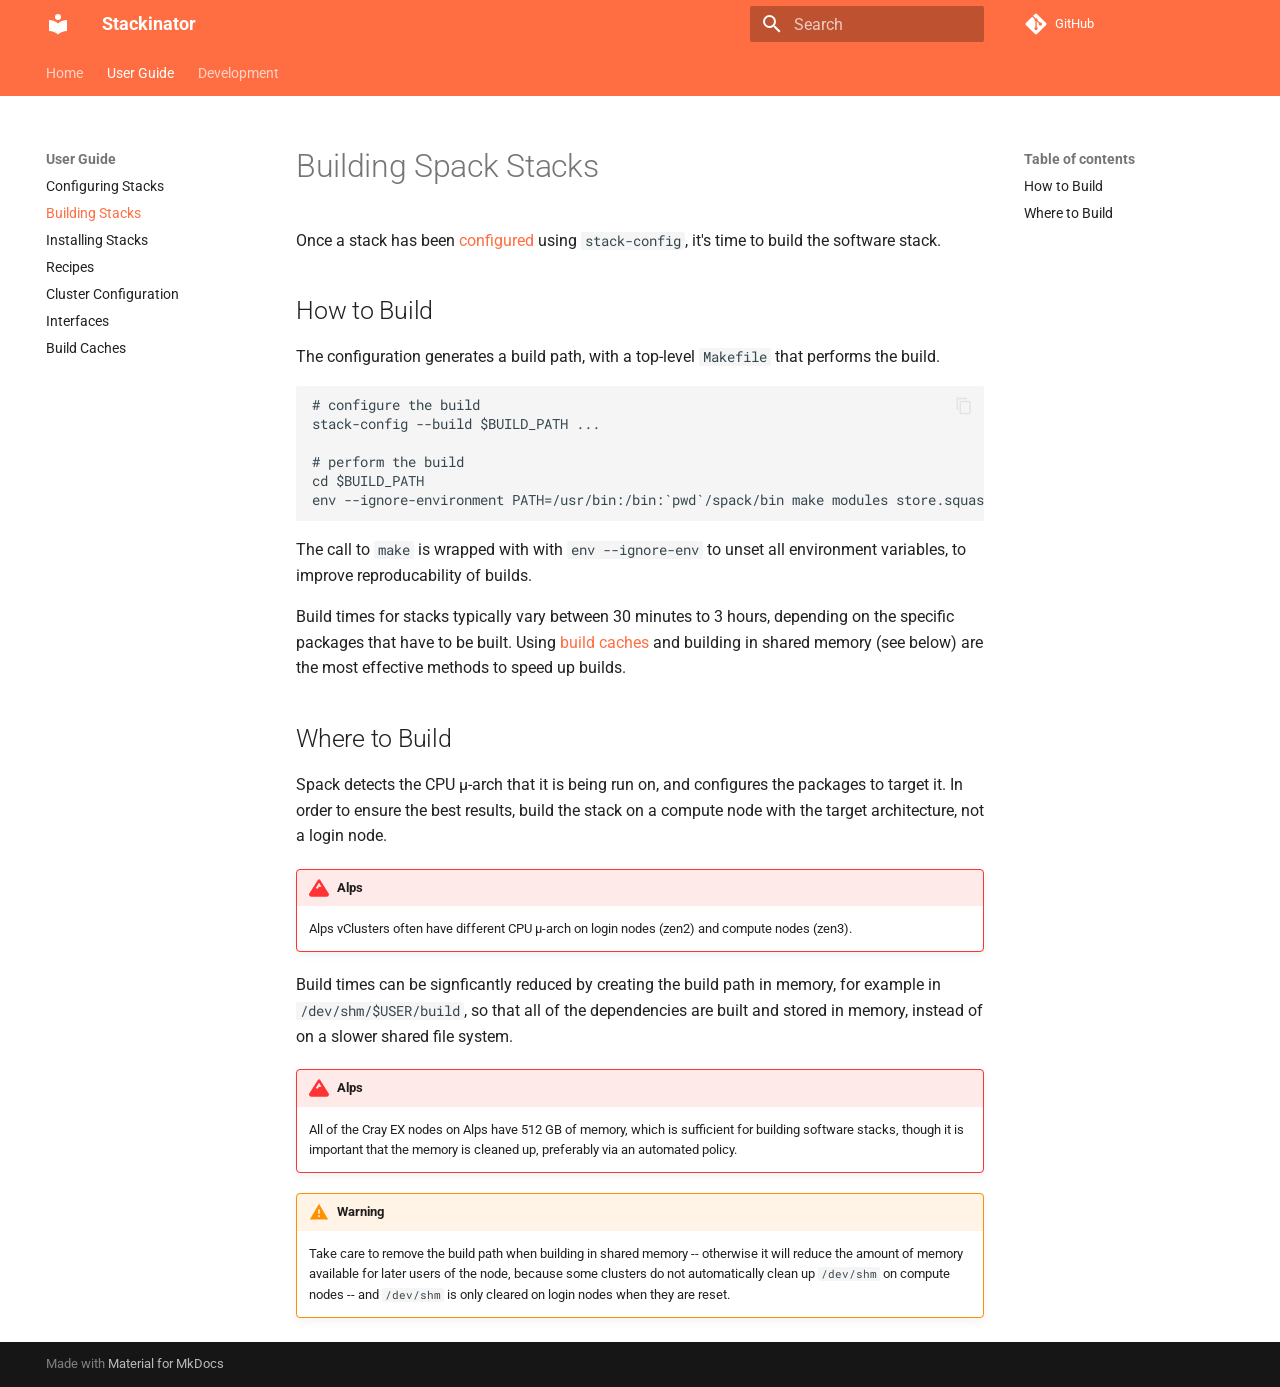
<file: building/index.html>
<!doctype html>
<html lang="en" class="no-js">
  <head>
    
      <meta charset="utf-8">
      <meta name="viewport" content="width=device-width,initial-scale=1">
      
      
      
      
        <link rel="prev" href="../configuring/">
      
      
        <link rel="next" href="../installing/">
      
      
      <link rel="icon" href="../assets/images/favicon.png">
      <meta name="generator" content="mkdocs-1.6.1, mkdocs-material-9.6.2">
    
    
      
        <title>Building Stacks - Stackinator</title>
      
    
    
      <link rel="stylesheet" href="../assets/stylesheets/main.d7758b05.min.css">
      
        
        <link rel="stylesheet" href="../assets/stylesheets/palette.06af60db.min.css">
      
      


    
    
      
    
    
      
        
        
        <link rel="preconnect" href="https://fonts.gstatic.com" crossorigin>
        <link rel="stylesheet" href="https://fonts.googleapis.com/css?family=Roboto:300,300i,400,400i,700,700i%7CRoboto+Mono:400,400i,700,700i&display=fallback">
        <style>:root{--md-text-font:"Roboto";--md-code-font:"Roboto Mono"}</style>
      
    
    
      <link rel="stylesheet" href="../stylesheets/extra.css">
    
    <script>__md_scope=new URL("..",location),__md_hash=e=>[...e].reduce(((e,_)=>(e<<5)-e+_.charCodeAt(0)),0),__md_get=(e,_=localStorage,t=__md_scope)=>JSON.parse(_.getItem(t.pathname+"."+e)),__md_set=(e,_,t=localStorage,a=__md_scope)=>{try{t.setItem(a.pathname+"."+e,JSON.stringify(_))}catch(e){}}</script>
    
      

    
    
    
  </head>
  
  
    
    
    
    
    
    <body dir="ltr" data-md-color-scheme="default" data-md-color-primary="deep-orange" data-md-color-accent="deep-orange">
  
    
    <input class="md-toggle" data-md-toggle="drawer" type="checkbox" id="__drawer" autocomplete="off">
    <input class="md-toggle" data-md-toggle="search" type="checkbox" id="__search" autocomplete="off">
    <label class="md-overlay" for="__drawer"></label>
    <div data-md-component="skip">
      
        
        <a href="#building-spack-stacks" class="md-skip">
          Skip to content
        </a>
      
    </div>
    <div data-md-component="announce">
      
    </div>
    
    
      

<header class="md-header" data-md-component="header">
  <nav class="md-header__inner md-grid" aria-label="Header">
    <a href=".." title="Stackinator" class="md-header__button md-logo" aria-label="Stackinator" data-md-component="logo">
      
  
  <svg xmlns="http://www.w3.org/2000/svg" viewBox="0 0 24 24"><path d="M12 8a3 3 0 0 0 3-3 3 3 0 0 0-3-3 3 3 0 0 0-3 3 3 3 0 0 0 3 3m0 3.54C9.64 9.35 6.5 8 3 8v11c3.5 0 6.64 1.35 9 3.54 2.36-2.19 5.5-3.54 9-3.54V8c-3.5 0-6.64 1.35-9 3.54"/></svg>

    </a>
    <label class="md-header__button md-icon" for="__drawer">
      
      <svg xmlns="http://www.w3.org/2000/svg" viewBox="0 0 24 24"><path d="M3 6h18v2H3zm0 5h18v2H3zm0 5h18v2H3z"/></svg>
    </label>
    <div class="md-header__title" data-md-component="header-title">
      <div class="md-header__ellipsis">
        <div class="md-header__topic">
          <span class="md-ellipsis">
            Stackinator
          </span>
        </div>
        <div class="md-header__topic" data-md-component="header-topic">
          <span class="md-ellipsis">
            
              Building Stacks
            
          </span>
        </div>
      </div>
    </div>
    
      
    
    
    
    
      <label class="md-header__button md-icon" for="__search">
        
        <svg xmlns="http://www.w3.org/2000/svg" viewBox="0 0 24 24"><path d="M9.5 3A6.5 6.5 0 0 1 16 9.5c0 1.61-.59 3.09-1.56 4.23l.27.27h.79l5 5-1.5 1.5-5-5v-.79l-.27-.27A6.52 6.52 0 0 1 9.5 16 6.5 6.5 0 0 1 3 9.5 6.5 6.5 0 0 1 9.5 3m0 2C7 5 5 7 5 9.5S7 14 9.5 14 14 12 14 9.5 12 5 9.5 5"/></svg>
      </label>
      <div class="md-search" data-md-component="search" role="dialog">
  <label class="md-search__overlay" for="__search"></label>
  <div class="md-search__inner" role="search">
    <form class="md-search__form" name="search">
      <input type="text" class="md-search__input" name="query" aria-label="Search" placeholder="Search" autocapitalize="off" autocorrect="off" autocomplete="off" spellcheck="false" data-md-component="search-query" required>
      <label class="md-search__icon md-icon" for="__search">
        
        <svg xmlns="http://www.w3.org/2000/svg" viewBox="0 0 24 24"><path d="M9.5 3A6.5 6.5 0 0 1 16 9.5c0 1.61-.59 3.09-1.56 4.23l.27.27h.79l5 5-1.5 1.5-5-5v-.79l-.27-.27A6.52 6.52 0 0 1 9.5 16 6.5 6.5 0 0 1 3 9.5 6.5 6.5 0 0 1 9.5 3m0 2C7 5 5 7 5 9.5S7 14 9.5 14 14 12 14 9.5 12 5 9.5 5"/></svg>
        
        <svg xmlns="http://www.w3.org/2000/svg" viewBox="0 0 24 24"><path d="M20 11v2H8l5.5 5.5-1.42 1.42L4.16 12l7.92-7.92L13.5 5.5 8 11z"/></svg>
      </label>
      <nav class="md-search__options" aria-label="Search">
        
        <button type="reset" class="md-search__icon md-icon" title="Clear" aria-label="Clear" tabindex="-1">
          
          <svg xmlns="http://www.w3.org/2000/svg" viewBox="0 0 24 24"><path d="M19 6.41 17.59 5 12 10.59 6.41 5 5 6.41 10.59 12 5 17.59 6.41 19 12 13.41 17.59 19 19 17.59 13.41 12z"/></svg>
        </button>
      </nav>
      
    </form>
    <div class="md-search__output">
      <div class="md-search__scrollwrap" tabindex="0" data-md-scrollfix>
        <div class="md-search-result" data-md-component="search-result">
          <div class="md-search-result__meta">
            Initializing search
          </div>
          <ol class="md-search-result__list" role="presentation"></ol>
        </div>
      </div>
    </div>
  </div>
</div>
    
    
      <div class="md-header__source">
        <a href="https://github.com/eth-cscs/stackinator" title="Go to repository" class="md-source" data-md-component="source">
  <div class="md-source__icon md-icon">
    
    <svg xmlns="http://www.w3.org/2000/svg" viewBox="0 0 448 512"><!--! Font Awesome Free 6.7.2 by @fontawesome - https://fontawesome.com License - https://fontawesome.com/license/free (Icons: CC BY 4.0, Fonts: SIL OFL 1.1, Code: MIT License) Copyright 2024 Fonticons, Inc.--><path d="M439.55 236.05 244 40.45a28.87 28.87 0 0 0-40.81 0l-40.66 40.63 51.52 51.52c27.06-9.14 52.68 16.77 43.39 43.68l49.66 49.66c34.23-11.8 61.18 31 35.47 56.69-26.49 26.49-70.21-2.87-56-37.34L240.22 199v121.85c25.3 12.54 22.26 41.85 9.08 55a34.34 34.34 0 0 1-48.55 0c-17.57-17.6-11.07-46.91 11.25-56v-123c-20.8-8.51-24.6-30.74-18.64-45L142.57 101 8.45 235.14a28.86 28.86 0 0 0 0 40.81l195.61 195.6a28.86 28.86 0 0 0 40.8 0l194.69-194.69a28.86 28.86 0 0 0 0-40.81"/></svg>
  </div>
  <div class="md-source__repository">
    GitHub
  </div>
</a>
      </div>
    
  </nav>
  
</header>
    
    <div class="md-container" data-md-component="container">
      
      
        
          
            
<nav class="md-tabs" aria-label="Tabs" data-md-component="tabs">
  <div class="md-grid">
    <ul class="md-tabs__list">
      
        
  
  
  
    <li class="md-tabs__item">
      <a href=".." class="md-tabs__link">
        
  
    
  
  Home

      </a>
    </li>
  

      
        
  
  
    
  
  
    
    
      <li class="md-tabs__item md-tabs__item--active">
        <a href="../configuring/" class="md-tabs__link">
          
  
  User Guide

        </a>
      </li>
    
  

      
        
  
  
  
    <li class="md-tabs__item">
      <a href="../development/" class="md-tabs__link">
        
  
    
  
  Development

      </a>
    </li>
  

      
    </ul>
  </div>
</nav>
          
        
      
      <main class="md-main" data-md-component="main">
        <div class="md-main__inner md-grid">
          
            
              
              <div class="md-sidebar md-sidebar--primary" data-md-component="sidebar" data-md-type="navigation" >
                <div class="md-sidebar__scrollwrap">
                  <div class="md-sidebar__inner">
                    


  


<nav class="md-nav md-nav--primary md-nav--lifted" aria-label="Navigation" data-md-level="0">
  <label class="md-nav__title" for="__drawer">
    <a href=".." title="Stackinator" class="md-nav__button md-logo" aria-label="Stackinator" data-md-component="logo">
      
  
  <svg xmlns="http://www.w3.org/2000/svg" viewBox="0 0 24 24"><path d="M12 8a3 3 0 0 0 3-3 3 3 0 0 0-3-3 3 3 0 0 0-3 3 3 3 0 0 0 3 3m0 3.54C9.64 9.35 6.5 8 3 8v11c3.5 0 6.64 1.35 9 3.54 2.36-2.19 5.5-3.54 9-3.54V8c-3.5 0-6.64 1.35-9 3.54"/></svg>

    </a>
    Stackinator
  </label>
  
    <div class="md-nav__source">
      <a href="https://github.com/eth-cscs/stackinator" title="Go to repository" class="md-source" data-md-component="source">
  <div class="md-source__icon md-icon">
    
    <svg xmlns="http://www.w3.org/2000/svg" viewBox="0 0 448 512"><!--! Font Awesome Free 6.7.2 by @fontawesome - https://fontawesome.com License - https://fontawesome.com/license/free (Icons: CC BY 4.0, Fonts: SIL OFL 1.1, Code: MIT License) Copyright 2024 Fonticons, Inc.--><path d="M439.55 236.05 244 40.45a28.87 28.87 0 0 0-40.81 0l-40.66 40.63 51.52 51.52c27.06-9.14 52.68 16.77 43.39 43.68l49.66 49.66c34.23-11.8 61.18 31 35.47 56.69-26.49 26.49-70.21-2.87-56-37.34L240.22 199v121.85c25.3 12.54 22.26 41.85 9.08 55a34.34 34.34 0 0 1-48.55 0c-17.57-17.6-11.07-46.91 11.25-56v-123c-20.8-8.51-24.6-30.74-18.64-45L142.57 101 8.45 235.14a28.86 28.86 0 0 0 0 40.81l195.61 195.6a28.86 28.86 0 0 0 40.8 0l194.69-194.69a28.86 28.86 0 0 0 0-40.81"/></svg>
  </div>
  <div class="md-source__repository">
    GitHub
  </div>
</a>
    </div>
  
  <ul class="md-nav__list" data-md-scrollfix>
    
      
      
  
  
  
  
    <li class="md-nav__item">
      <a href=".." class="md-nav__link">
        
  
  <span class="md-ellipsis">
    Home
    
  </span>
  

      </a>
    </li>
  

    
      
      
  
  
    
  
  
  
    
    
    
      
        
        
      
      
    
    
    <li class="md-nav__item md-nav__item--active md-nav__item--section md-nav__item--nested">
      
        
        
        <input class="md-nav__toggle md-toggle " type="checkbox" id="__nav_2" checked>
        
          
          <label class="md-nav__link" for="__nav_2" id="__nav_2_label" tabindex="">
            
  
  <span class="md-ellipsis">
    User Guide
    
  </span>
  

            <span class="md-nav__icon md-icon"></span>
          </label>
        
        <nav class="md-nav" data-md-level="1" aria-labelledby="__nav_2_label" aria-expanded="true">
          <label class="md-nav__title" for="__nav_2">
            <span class="md-nav__icon md-icon"></span>
            User Guide
          </label>
          <ul class="md-nav__list" data-md-scrollfix>
            
              
                
  
  
  
  
    <li class="md-nav__item">
      <a href="../configuring/" class="md-nav__link">
        
  
  <span class="md-ellipsis">
    Configuring Stacks
    
  </span>
  

      </a>
    </li>
  

              
            
              
                
  
  
    
  
  
  
    <li class="md-nav__item md-nav__item--active">
      
      <input class="md-nav__toggle md-toggle" type="checkbox" id="__toc">
      
      
        
      
      
        <label class="md-nav__link md-nav__link--active" for="__toc">
          
  
  <span class="md-ellipsis">
    Building Stacks
    
  </span>
  

          <span class="md-nav__icon md-icon"></span>
        </label>
      
      <a href="./" class="md-nav__link md-nav__link--active">
        
  
  <span class="md-ellipsis">
    Building Stacks
    
  </span>
  

      </a>
      
        

<nav class="md-nav md-nav--secondary" aria-label="Table of contents">
  
  
  
    
  
  
    <label class="md-nav__title" for="__toc">
      <span class="md-nav__icon md-icon"></span>
      Table of contents
    </label>
    <ul class="md-nav__list" data-md-component="toc" data-md-scrollfix>
      
        <li class="md-nav__item">
  <a href="#how-to-build" class="md-nav__link">
    <span class="md-ellipsis">
      How to Build
    </span>
  </a>
  
</li>
      
        <li class="md-nav__item">
  <a href="#where-to-build" class="md-nav__link">
    <span class="md-ellipsis">
      Where to Build
    </span>
  </a>
  
</li>
      
    </ul>
  
</nav>
      
    </li>
  

              
            
              
                
  
  
  
  
    <li class="md-nav__item">
      <a href="../installing/" class="md-nav__link">
        
  
  <span class="md-ellipsis">
    Installing Stacks
    
  </span>
  

      </a>
    </li>
  

              
            
              
                
  
  
  
  
    <li class="md-nav__item">
      <a href="../recipes/" class="md-nav__link">
        
  
  <span class="md-ellipsis">
    Recipes
    
  </span>
  

      </a>
    </li>
  

              
            
              
                
  
  
  
  
    <li class="md-nav__item">
      <a href="../cluster-config/" class="md-nav__link">
        
  
  <span class="md-ellipsis">
    Cluster Configuration
    
  </span>
  

      </a>
    </li>
  

              
            
              
                
  
  
  
  
    <li class="md-nav__item">
      <a href="../interfaces/" class="md-nav__link">
        
  
  <span class="md-ellipsis">
    Interfaces
    
  </span>
  

      </a>
    </li>
  

              
            
              
                
  
  
  
  
    <li class="md-nav__item">
      <a href="../build-caches/" class="md-nav__link">
        
  
  <span class="md-ellipsis">
    Build Caches
    
  </span>
  

      </a>
    </li>
  

              
            
          </ul>
        </nav>
      
    </li>
  

    
      
      
  
  
  
  
    <li class="md-nav__item">
      <a href="../development/" class="md-nav__link">
        
  
  <span class="md-ellipsis">
    Development
    
  </span>
  

      </a>
    </li>
  

    
  </ul>
</nav>
                  </div>
                </div>
              </div>
            
            
              
              <div class="md-sidebar md-sidebar--secondary" data-md-component="sidebar" data-md-type="toc" >
                <div class="md-sidebar__scrollwrap">
                  <div class="md-sidebar__inner">
                    

<nav class="md-nav md-nav--secondary" aria-label="Table of contents">
  
  
  
    
  
  
    <label class="md-nav__title" for="__toc">
      <span class="md-nav__icon md-icon"></span>
      Table of contents
    </label>
    <ul class="md-nav__list" data-md-component="toc" data-md-scrollfix>
      
        <li class="md-nav__item">
  <a href="#how-to-build" class="md-nav__link">
    <span class="md-ellipsis">
      How to Build
    </span>
  </a>
  
</li>
      
        <li class="md-nav__item">
  <a href="#where-to-build" class="md-nav__link">
    <span class="md-ellipsis">
      Where to Build
    </span>
  </a>
  
</li>
      
    </ul>
  
</nav>
                  </div>
                </div>
              </div>
            
          
          
            <div class="md-content" data-md-component="content">
              <article class="md-content__inner md-typeset">
                
                  


  
  


<h1 id="building-spack-stacks">Building Spack Stacks<a class="headerlink" href="#building-spack-stacks" title="Permanent link">&para;</a></h1>
<p>Once a stack has been <a href="../configuring/">configured</a> using <code>stack-config</code>, it's time to build the software stack.</p>
<h2 id="how-to-build">How to Build<a class="headerlink" href="#how-to-build" title="Permanent link">&para;</a></h2>
<p>The configuration generates a build path, with a top-level <code>Makefile</code> that performs the build.</p>
<div class="language-text highlight"><pre><span></span><code><span id="__span-0-1"><a id="__codelineno-0-1" name="__codelineno-0-1" href="#__codelineno-0-1"></a># configure the build
</span><span id="__span-0-2"><a id="__codelineno-0-2" name="__codelineno-0-2" href="#__codelineno-0-2"></a>stack-config --build $BUILD_PATH ...
</span><span id="__span-0-3"><a id="__codelineno-0-3" name="__codelineno-0-3" href="#__codelineno-0-3"></a>
</span><span id="__span-0-4"><a id="__codelineno-0-4" name="__codelineno-0-4" href="#__codelineno-0-4"></a># perform the build
</span><span id="__span-0-5"><a id="__codelineno-0-5" name="__codelineno-0-5" href="#__codelineno-0-5"></a>cd $BUILD_PATH
</span><span id="__span-0-6"><a id="__codelineno-0-6" name="__codelineno-0-6" href="#__codelineno-0-6"></a>env --ignore-environment PATH=/usr/bin:/bin:`pwd`/spack/bin make modules store.squashfs -j32
</span></code></pre></div>
<p>The call to <code>make</code> is wrapped with with <code>env --ignore-env</code> to unset all environment variables, to improve reproducability of builds.</p>
<p>Build times for stacks typically vary between 30 minutes to 3 hours, depending on the specific packages that have to be built.
Using <a href="../build-caches/">build caches</a> and building in shared memory (see below) are the most effective methods to speed up builds.</p>
<h2 id="where-to-build">Where to Build<a class="headerlink" href="#where-to-build" title="Permanent link">&para;</a></h2>
<p>Spack detects the CPU μ-arch that it is being run on, and configures the packages to target it.
In order to ensure the best results, build the stack on a compute node with the target architecture, not a login node.</p>
<div class="admonition alps">
<p class="admonition-title">Alps</p>
<p>Alps vClusters often have different CPU μ-arch on login nodes (zen2) and compute nodes (zen3).</p>
</div>
<p>Build times can be signficantly reduced by creating the build path in memory, for example in <code>/dev/shm/$USER/build</code>, so that all of the dependencies are built and stored in memory, instead of on a slower shared file system.</p>
<div class="admonition alps">
<p class="admonition-title">Alps</p>
<p>All of the Cray EX nodes on Alps have 512 GB of memory, which is sufficient for building software stacks, though it is important that the memory is cleaned up, preferably via an automated policy.</p>
</div>
<div class="admonition warning">
<p class="admonition-title">Warning</p>
<p>Take care to remove the build path when building in shared memory -- otherwise it will reduce the amount of memory available for later users of the node, because some clusters do not automatically clean up <code>/dev/shm</code> on compute nodes -- and <code>/dev/shm</code> is only cleared on login nodes when they are reset.</p>
</div>












                
              </article>
            </div>
          
          
<script>var target=document.getElementById(location.hash.slice(1));target&&target.name&&(target.checked=target.name.startsWith("__tabbed_"))</script>
        </div>
        
      </main>
      
        <footer class="md-footer">
  
  <div class="md-footer-meta md-typeset">
    <div class="md-footer-meta__inner md-grid">
      <div class="md-copyright">
  
  
    Made with
    <a href="https://squidfunk.github.io/mkdocs-material/" target="_blank" rel="noopener">
      Material for MkDocs
    </a>
  
</div>
      
    </div>
  </div>
</footer>
      
    </div>
    <div class="md-dialog" data-md-component="dialog">
      <div class="md-dialog__inner md-typeset"></div>
    </div>
    
    
    <script id="__config" type="application/json">{"base": "..", "features": ["content.code.copy", "navigation.tabs"], "search": "../assets/javascripts/workers/search.f8cc74c7.min.js", "translations": {"clipboard.copied": "Copied to clipboard", "clipboard.copy": "Copy to clipboard", "search.result.more.one": "1 more on this page", "search.result.more.other": "# more on this page", "search.result.none": "No matching documents", "search.result.one": "1 matching document", "search.result.other": "# matching documents", "search.result.placeholder": "Type to start searching", "search.result.term.missing": "Missing", "select.version": "Select version"}}</script>
    
    
      <script src="../assets/javascripts/bundle.f13b1293.min.js"></script>
      
    
  </body>
</html>
</file>
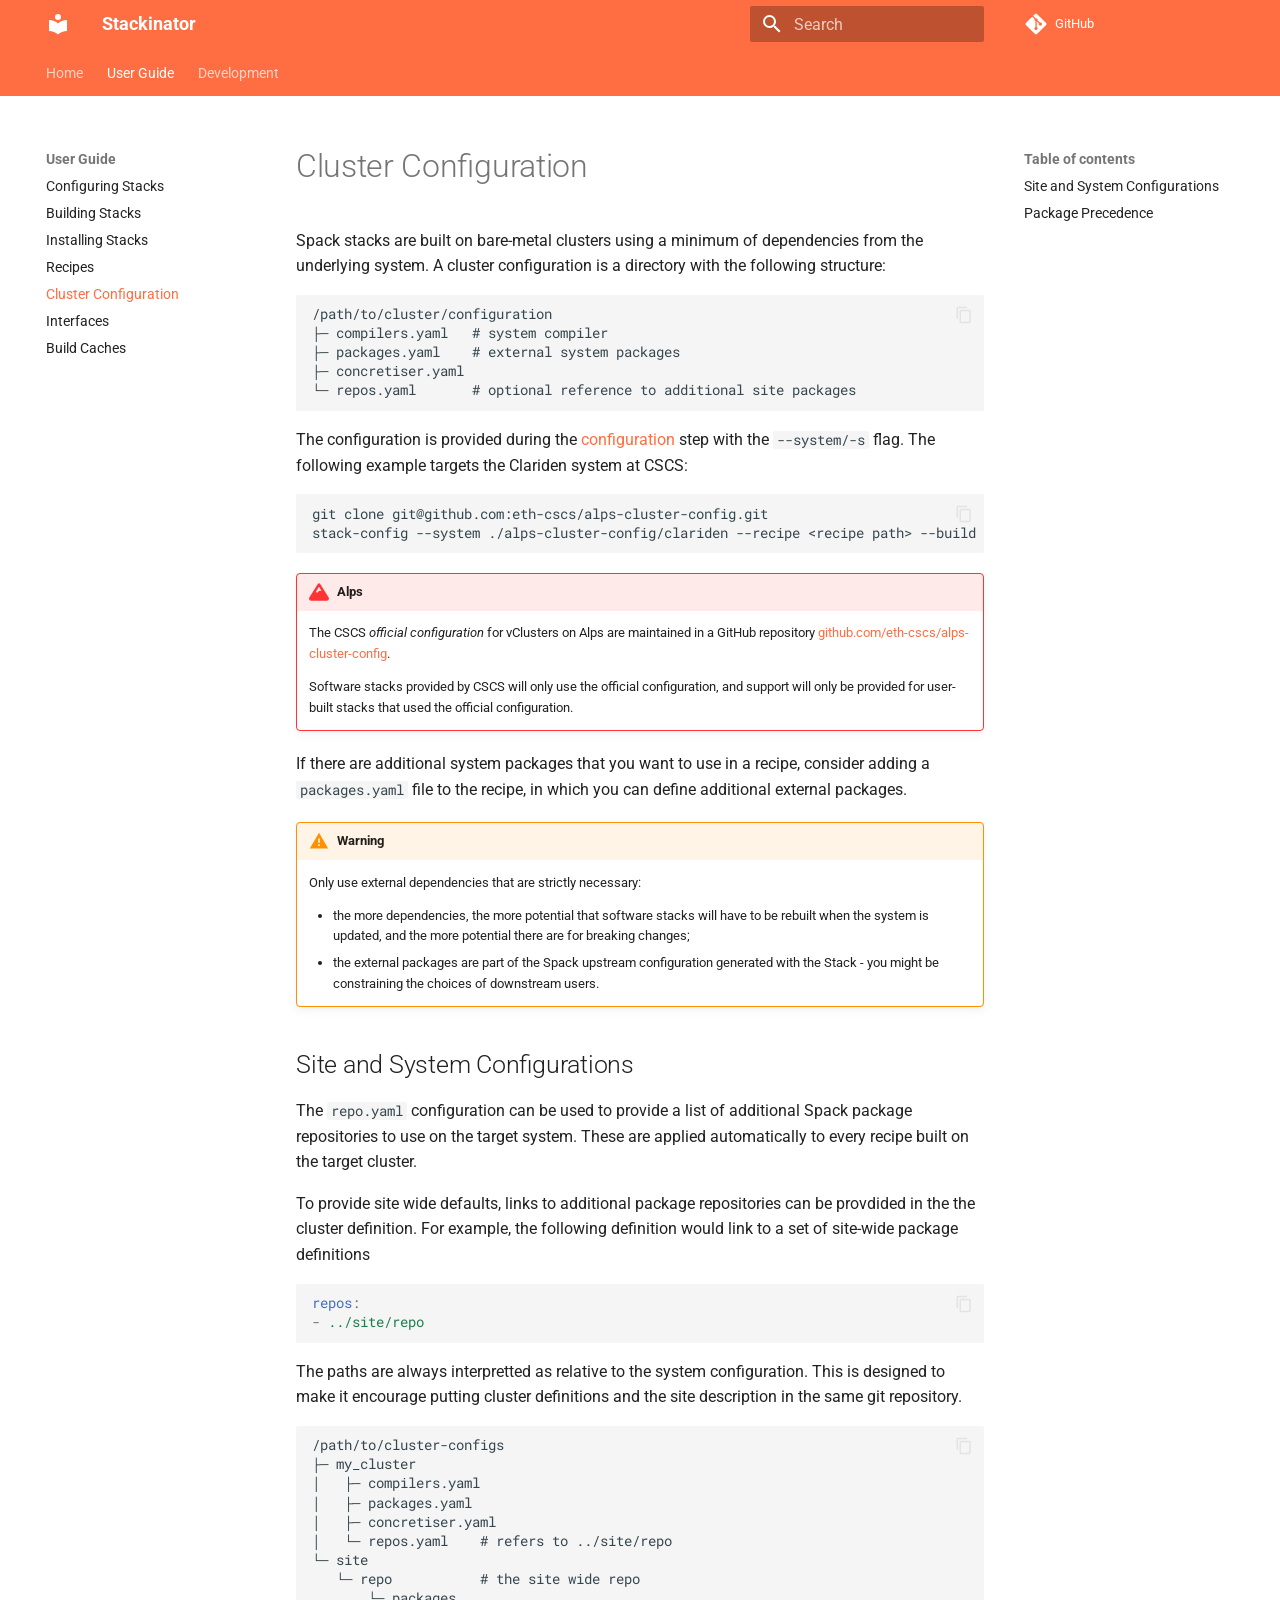
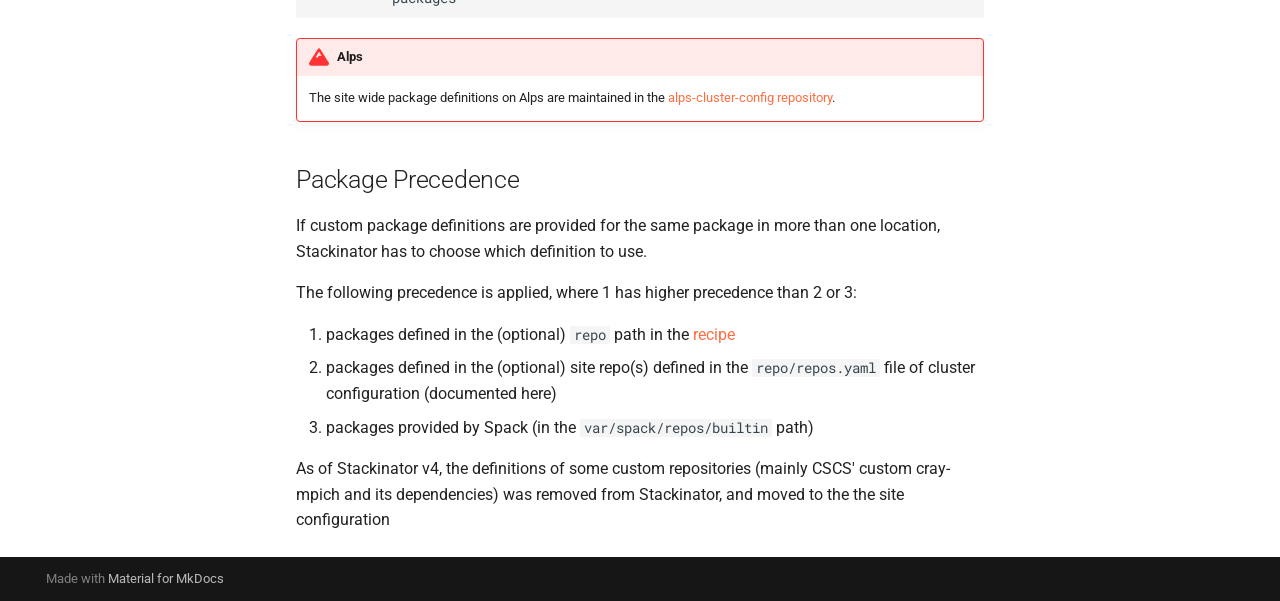
<file: cluster-config/index.html>
<!doctype html>
<html lang="en" class="no-js">
  <head>
    
      <meta charset="utf-8">
      <meta name="viewport" content="width=device-width,initial-scale=1">
      
      
      
      
        <link rel="prev" href="../recipes/">
      
      
        <link rel="next" href="../interfaces/">
      
      
      <link rel="icon" href="../assets/images/favicon.png">
      <meta name="generator" content="mkdocs-1.6.1, mkdocs-material-9.6.2">
    
    
      
        <title>Cluster Configuration - Stackinator</title>
      
    
    
      <link rel="stylesheet" href="../assets/stylesheets/main.d7758b05.min.css">
      
        
        <link rel="stylesheet" href="../assets/stylesheets/palette.06af60db.min.css">
      
      


    
    
      
    
    
      
        
        
        <link rel="preconnect" href="https://fonts.gstatic.com" crossorigin>
        <link rel="stylesheet" href="https://fonts.googleapis.com/css?family=Roboto:300,300i,400,400i,700,700i%7CRoboto+Mono:400,400i,700,700i&display=fallback">
        <style>:root{--md-text-font:"Roboto";--md-code-font:"Roboto Mono"}</style>
      
    
    
      <link rel="stylesheet" href="../stylesheets/extra.css">
    
    <script>__md_scope=new URL("..",location),__md_hash=e=>[...e].reduce(((e,_)=>(e<<5)-e+_.charCodeAt(0)),0),__md_get=(e,_=localStorage,t=__md_scope)=>JSON.parse(_.getItem(t.pathname+"."+e)),__md_set=(e,_,t=localStorage,a=__md_scope)=>{try{t.setItem(a.pathname+"."+e,JSON.stringify(_))}catch(e){}}</script>
    
      

    
    
    
  </head>
  
  
    
    
    
    
    
    <body dir="ltr" data-md-color-scheme="default" data-md-color-primary="deep-orange" data-md-color-accent="deep-orange">
  
    
    <input class="md-toggle" data-md-toggle="drawer" type="checkbox" id="__drawer" autocomplete="off">
    <input class="md-toggle" data-md-toggle="search" type="checkbox" id="__search" autocomplete="off">
    <label class="md-overlay" for="__drawer"></label>
    <div data-md-component="skip">
      
        
        <a href="#cluster-configuration" class="md-skip">
          Skip to content
        </a>
      
    </div>
    <div data-md-component="announce">
      
    </div>
    
    
      

<header class="md-header" data-md-component="header">
  <nav class="md-header__inner md-grid" aria-label="Header">
    <a href=".." title="Stackinator" class="md-header__button md-logo" aria-label="Stackinator" data-md-component="logo">
      
  
  <svg xmlns="http://www.w3.org/2000/svg" viewBox="0 0 24 24"><path d="M12 8a3 3 0 0 0 3-3 3 3 0 0 0-3-3 3 3 0 0 0-3 3 3 3 0 0 0 3 3m0 3.54C9.64 9.35 6.5 8 3 8v11c3.5 0 6.64 1.35 9 3.54 2.36-2.19 5.5-3.54 9-3.54V8c-3.5 0-6.64 1.35-9 3.54"/></svg>

    </a>
    <label class="md-header__button md-icon" for="__drawer">
      
      <svg xmlns="http://www.w3.org/2000/svg" viewBox="0 0 24 24"><path d="M3 6h18v2H3zm0 5h18v2H3zm0 5h18v2H3z"/></svg>
    </label>
    <div class="md-header__title" data-md-component="header-title">
      <div class="md-header__ellipsis">
        <div class="md-header__topic">
          <span class="md-ellipsis">
            Stackinator
          </span>
        </div>
        <div class="md-header__topic" data-md-component="header-topic">
          <span class="md-ellipsis">
            
              Cluster Configuration
            
          </span>
        </div>
      </div>
    </div>
    
      
    
    
    
    
      <label class="md-header__button md-icon" for="__search">
        
        <svg xmlns="http://www.w3.org/2000/svg" viewBox="0 0 24 24"><path d="M9.5 3A6.5 6.5 0 0 1 16 9.5c0 1.61-.59 3.09-1.56 4.23l.27.27h.79l5 5-1.5 1.5-5-5v-.79l-.27-.27A6.52 6.52 0 0 1 9.5 16 6.5 6.5 0 0 1 3 9.5 6.5 6.5 0 0 1 9.5 3m0 2C7 5 5 7 5 9.5S7 14 9.5 14 14 12 14 9.5 12 5 9.5 5"/></svg>
      </label>
      <div class="md-search" data-md-component="search" role="dialog">
  <label class="md-search__overlay" for="__search"></label>
  <div class="md-search__inner" role="search">
    <form class="md-search__form" name="search">
      <input type="text" class="md-search__input" name="query" aria-label="Search" placeholder="Search" autocapitalize="off" autocorrect="off" autocomplete="off" spellcheck="false" data-md-component="search-query" required>
      <label class="md-search__icon md-icon" for="__search">
        
        <svg xmlns="http://www.w3.org/2000/svg" viewBox="0 0 24 24"><path d="M9.5 3A6.5 6.5 0 0 1 16 9.5c0 1.61-.59 3.09-1.56 4.23l.27.27h.79l5 5-1.5 1.5-5-5v-.79l-.27-.27A6.52 6.52 0 0 1 9.5 16 6.5 6.5 0 0 1 3 9.5 6.5 6.5 0 0 1 9.5 3m0 2C7 5 5 7 5 9.5S7 14 9.5 14 14 12 14 9.5 12 5 9.5 5"/></svg>
        
        <svg xmlns="http://www.w3.org/2000/svg" viewBox="0 0 24 24"><path d="M20 11v2H8l5.5 5.5-1.42 1.42L4.16 12l7.92-7.92L13.5 5.5 8 11z"/></svg>
      </label>
      <nav class="md-search__options" aria-label="Search">
        
        <button type="reset" class="md-search__icon md-icon" title="Clear" aria-label="Clear" tabindex="-1">
          
          <svg xmlns="http://www.w3.org/2000/svg" viewBox="0 0 24 24"><path d="M19 6.41 17.59 5 12 10.59 6.41 5 5 6.41 10.59 12 5 17.59 6.41 19 12 13.41 17.59 19 19 17.59 13.41 12z"/></svg>
        </button>
      </nav>
      
    </form>
    <div class="md-search__output">
      <div class="md-search__scrollwrap" tabindex="0" data-md-scrollfix>
        <div class="md-search-result" data-md-component="search-result">
          <div class="md-search-result__meta">
            Initializing search
          </div>
          <ol class="md-search-result__list" role="presentation"></ol>
        </div>
      </div>
    </div>
  </div>
</div>
    
    
      <div class="md-header__source">
        <a href="https://github.com/eth-cscs/stackinator" title="Go to repository" class="md-source" data-md-component="source">
  <div class="md-source__icon md-icon">
    
    <svg xmlns="http://www.w3.org/2000/svg" viewBox="0 0 448 512"><!--! Font Awesome Free 6.7.2 by @fontawesome - https://fontawesome.com License - https://fontawesome.com/license/free (Icons: CC BY 4.0, Fonts: SIL OFL 1.1, Code: MIT License) Copyright 2024 Fonticons, Inc.--><path d="M439.55 236.05 244 40.45a28.87 28.87 0 0 0-40.81 0l-40.66 40.63 51.52 51.52c27.06-9.14 52.68 16.77 43.39 43.68l49.66 49.66c34.23-11.8 61.18 31 35.47 56.69-26.49 26.49-70.21-2.87-56-37.34L240.22 199v121.85c25.3 12.54 22.26 41.85 9.08 55a34.34 34.34 0 0 1-48.55 0c-17.57-17.6-11.07-46.91 11.25-56v-123c-20.8-8.51-24.6-30.74-18.64-45L142.57 101 8.45 235.14a28.86 28.86 0 0 0 0 40.81l195.61 195.6a28.86 28.86 0 0 0 40.8 0l194.69-194.69a28.86 28.86 0 0 0 0-40.81"/></svg>
  </div>
  <div class="md-source__repository">
    GitHub
  </div>
</a>
      </div>
    
  </nav>
  
</header>
    
    <div class="md-container" data-md-component="container">
      
      
        
          
            
<nav class="md-tabs" aria-label="Tabs" data-md-component="tabs">
  <div class="md-grid">
    <ul class="md-tabs__list">
      
        
  
  
  
    <li class="md-tabs__item">
      <a href=".." class="md-tabs__link">
        
  
    
  
  Home

      </a>
    </li>
  

      
        
  
  
    
  
  
    
    
      <li class="md-tabs__item md-tabs__item--active">
        <a href="../configuring/" class="md-tabs__link">
          
  
  User Guide

        </a>
      </li>
    
  

      
        
  
  
  
    <li class="md-tabs__item">
      <a href="../development/" class="md-tabs__link">
        
  
    
  
  Development

      </a>
    </li>
  

      
    </ul>
  </div>
</nav>
          
        
      
      <main class="md-main" data-md-component="main">
        <div class="md-main__inner md-grid">
          
            
              
              <div class="md-sidebar md-sidebar--primary" data-md-component="sidebar" data-md-type="navigation" >
                <div class="md-sidebar__scrollwrap">
                  <div class="md-sidebar__inner">
                    


  


<nav class="md-nav md-nav--primary md-nav--lifted" aria-label="Navigation" data-md-level="0">
  <label class="md-nav__title" for="__drawer">
    <a href=".." title="Stackinator" class="md-nav__button md-logo" aria-label="Stackinator" data-md-component="logo">
      
  
  <svg xmlns="http://www.w3.org/2000/svg" viewBox="0 0 24 24"><path d="M12 8a3 3 0 0 0 3-3 3 3 0 0 0-3-3 3 3 0 0 0-3 3 3 3 0 0 0 3 3m0 3.54C9.64 9.35 6.5 8 3 8v11c3.5 0 6.64 1.35 9 3.54 2.36-2.19 5.5-3.54 9-3.54V8c-3.5 0-6.64 1.35-9 3.54"/></svg>

    </a>
    Stackinator
  </label>
  
    <div class="md-nav__source">
      <a href="https://github.com/eth-cscs/stackinator" title="Go to repository" class="md-source" data-md-component="source">
  <div class="md-source__icon md-icon">
    
    <svg xmlns="http://www.w3.org/2000/svg" viewBox="0 0 448 512"><!--! Font Awesome Free 6.7.2 by @fontawesome - https://fontawesome.com License - https://fontawesome.com/license/free (Icons: CC BY 4.0, Fonts: SIL OFL 1.1, Code: MIT License) Copyright 2024 Fonticons, Inc.--><path d="M439.55 236.05 244 40.45a28.87 28.87 0 0 0-40.81 0l-40.66 40.63 51.52 51.52c27.06-9.14 52.68 16.77 43.39 43.68l49.66 49.66c34.23-11.8 61.18 31 35.47 56.69-26.49 26.49-70.21-2.87-56-37.34L240.22 199v121.85c25.3 12.54 22.26 41.85 9.08 55a34.34 34.34 0 0 1-48.55 0c-17.57-17.6-11.07-46.91 11.25-56v-123c-20.8-8.51-24.6-30.74-18.64-45L142.57 101 8.45 235.14a28.86 28.86 0 0 0 0 40.81l195.61 195.6a28.86 28.86 0 0 0 40.8 0l194.69-194.69a28.86 28.86 0 0 0 0-40.81"/></svg>
  </div>
  <div class="md-source__repository">
    GitHub
  </div>
</a>
    </div>
  
  <ul class="md-nav__list" data-md-scrollfix>
    
      
      
  
  
  
  
    <li class="md-nav__item">
      <a href=".." class="md-nav__link">
        
  
  <span class="md-ellipsis">
    Home
    
  </span>
  

      </a>
    </li>
  

    
      
      
  
  
    
  
  
  
    
    
    
      
        
        
      
      
    
    
    <li class="md-nav__item md-nav__item--active md-nav__item--section md-nav__item--nested">
      
        
        
        <input class="md-nav__toggle md-toggle " type="checkbox" id="__nav_2" checked>
        
          
          <label class="md-nav__link" for="__nav_2" id="__nav_2_label" tabindex="">
            
  
  <span class="md-ellipsis">
    User Guide
    
  </span>
  

            <span class="md-nav__icon md-icon"></span>
          </label>
        
        <nav class="md-nav" data-md-level="1" aria-labelledby="__nav_2_label" aria-expanded="true">
          <label class="md-nav__title" for="__nav_2">
            <span class="md-nav__icon md-icon"></span>
            User Guide
          </label>
          <ul class="md-nav__list" data-md-scrollfix>
            
              
                
  
  
  
  
    <li class="md-nav__item">
      <a href="../configuring/" class="md-nav__link">
        
  
  <span class="md-ellipsis">
    Configuring Stacks
    
  </span>
  

      </a>
    </li>
  

              
            
              
                
  
  
  
  
    <li class="md-nav__item">
      <a href="../building/" class="md-nav__link">
        
  
  <span class="md-ellipsis">
    Building Stacks
    
  </span>
  

      </a>
    </li>
  

              
            
              
                
  
  
  
  
    <li class="md-nav__item">
      <a href="../installing/" class="md-nav__link">
        
  
  <span class="md-ellipsis">
    Installing Stacks
    
  </span>
  

      </a>
    </li>
  

              
            
              
                
  
  
  
  
    <li class="md-nav__item">
      <a href="../recipes/" class="md-nav__link">
        
  
  <span class="md-ellipsis">
    Recipes
    
  </span>
  

      </a>
    </li>
  

              
            
              
                
  
  
    
  
  
  
    <li class="md-nav__item md-nav__item--active">
      
      <input class="md-nav__toggle md-toggle" type="checkbox" id="__toc">
      
      
        
      
      
        <label class="md-nav__link md-nav__link--active" for="__toc">
          
  
  <span class="md-ellipsis">
    Cluster Configuration
    
  </span>
  

          <span class="md-nav__icon md-icon"></span>
        </label>
      
      <a href="./" class="md-nav__link md-nav__link--active">
        
  
  <span class="md-ellipsis">
    Cluster Configuration
    
  </span>
  

      </a>
      
        

<nav class="md-nav md-nav--secondary" aria-label="Table of contents">
  
  
  
    
  
  
    <label class="md-nav__title" for="__toc">
      <span class="md-nav__icon md-icon"></span>
      Table of contents
    </label>
    <ul class="md-nav__list" data-md-component="toc" data-md-scrollfix>
      
        <li class="md-nav__item">
  <a href="#site-and-system-configurations" class="md-nav__link">
    <span class="md-ellipsis">
      Site and System Configurations
    </span>
  </a>
  
</li>
      
        <li class="md-nav__item">
  <a href="#package-precedence" class="md-nav__link">
    <span class="md-ellipsis">
      Package Precedence
    </span>
  </a>
  
</li>
      
    </ul>
  
</nav>
      
    </li>
  

              
            
              
                
  
  
  
  
    <li class="md-nav__item">
      <a href="../interfaces/" class="md-nav__link">
        
  
  <span class="md-ellipsis">
    Interfaces
    
  </span>
  

      </a>
    </li>
  

              
            
              
                
  
  
  
  
    <li class="md-nav__item">
      <a href="../build-caches/" class="md-nav__link">
        
  
  <span class="md-ellipsis">
    Build Caches
    
  </span>
  

      </a>
    </li>
  

              
            
          </ul>
        </nav>
      
    </li>
  

    
      
      
  
  
  
  
    <li class="md-nav__item">
      <a href="../development/" class="md-nav__link">
        
  
  <span class="md-ellipsis">
    Development
    
  </span>
  

      </a>
    </li>
  

    
  </ul>
</nav>
                  </div>
                </div>
              </div>
            
            
              
              <div class="md-sidebar md-sidebar--secondary" data-md-component="sidebar" data-md-type="toc" >
                <div class="md-sidebar__scrollwrap">
                  <div class="md-sidebar__inner">
                    

<nav class="md-nav md-nav--secondary" aria-label="Table of contents">
  
  
  
    
  
  
    <label class="md-nav__title" for="__toc">
      <span class="md-nav__icon md-icon"></span>
      Table of contents
    </label>
    <ul class="md-nav__list" data-md-component="toc" data-md-scrollfix>
      
        <li class="md-nav__item">
  <a href="#site-and-system-configurations" class="md-nav__link">
    <span class="md-ellipsis">
      Site and System Configurations
    </span>
  </a>
  
</li>
      
        <li class="md-nav__item">
  <a href="#package-precedence" class="md-nav__link">
    <span class="md-ellipsis">
      Package Precedence
    </span>
  </a>
  
</li>
      
    </ul>
  
</nav>
                  </div>
                </div>
              </div>
            
          
          
            <div class="md-content" data-md-component="content">
              <article class="md-content__inner md-typeset">
                
                  


  
  


<h1 id="cluster-configuration">Cluster Configuration<a class="headerlink" href="#cluster-configuration" title="Permanent link">&para;</a></h1>
<p>Spack stacks are built on bare-metal clusters using a minimum of dependencies from the underlying system.
A cluster configuration is a directory with the following structure:</p>
<div class="language-text highlight"><pre><span></span><code><span id="__span-0-1"><a id="__codelineno-0-1" name="__codelineno-0-1" href="#__codelineno-0-1"></a>/path/to/cluster/configuration
</span><span id="__span-0-2"><a id="__codelineno-0-2" name="__codelineno-0-2" href="#__codelineno-0-2"></a>├─ compilers.yaml   # system compiler
</span><span id="__span-0-3"><a id="__codelineno-0-3" name="__codelineno-0-3" href="#__codelineno-0-3"></a>├─ packages.yaml    # external system packages
</span><span id="__span-0-4"><a id="__codelineno-0-4" name="__codelineno-0-4" href="#__codelineno-0-4"></a>├─ concretiser.yaml
</span><span id="__span-0-5"><a id="__codelineno-0-5" name="__codelineno-0-5" href="#__codelineno-0-5"></a>└─ repos.yaml       # optional reference to additional site packages
</span></code></pre></div>
<p>The configuration is provided during the <a href="../configuring/">configuration</a> step with the <code>--system/-s</code> flag.
The following example targets the Clariden system at CSCS:</p>
<div class="language-bash highlight"><pre><span></span><code><span id="__span-1-1"><a id="__codelineno-1-1" name="__codelineno-1-1" href="#__codelineno-1-1"></a>git<span class="w"> </span>clone<span class="w"> </span>git@github.com:eth-cscs/alps-cluster-config.git
</span><span id="__span-1-2"><a id="__codelineno-1-2" name="__codelineno-1-2" href="#__codelineno-1-2"></a>stack-config<span class="w"> </span>--system<span class="w"> </span>./alps-cluster-config/clariden<span class="w"> </span>--recipe<span class="w"> </span>&lt;recipe<span class="w"> </span>path&gt;<span class="w"> </span>--build<span class="w"> </span>&lt;build<span class="w"> </span>path&gt;
</span></code></pre></div>
<div class="admonition alps">
<p class="admonition-title">Alps</p>
<p>The CSCS <em>official configuration</em> for vClusters on Alps are maintained in a GitHub repository <a href="https://github.com/eth-cscs/alps-cluster-config">github.com/eth-cscs/alps-cluster-config</a>.</p>
<p>Software stacks provided by CSCS will only use the official configuration, and support will only be provided for user-built stacks that used the official configuration.</p>
</div>
<p>If there are additional system packages that you want to use in a recipe, consider adding a <code>packages.yaml</code> file to the recipe, in which you can define additional external packages.</p>
<div class="admonition warning">
<p class="admonition-title">Warning</p>
<p>Only use external dependencies that are strictly necessary:</p>
<ul>
<li>the more dependencies, the more potential that software stacks will have to be rebuilt when the system is updated, and the more potential there are for breaking changes;</li>
<li>the external packages are part of the Spack upstream configuration generated with the Stack - you might be constraining the choices of downstream users.</li>
</ul>
</div>
<h2 id="site-and-system-configurations">Site and System Configurations<a class="headerlink" href="#site-and-system-configurations" title="Permanent link">&para;</a></h2>
<p>The <code>repo.yaml</code> configuration can be used to provide a list of additional Spack package repositories to use on the target system.
These are applied automatically to every recipe built on the target cluster.</p>
<p>To provide site wide defaults, links to additional package repositories can be provdided in the the cluster definition.
For example, the following definition would link to a set of site-wide package definitions</p>
<div class="language-yaml highlight"><pre><span></span><code><span id="__span-2-1"><a id="__codelineno-2-1" name="__codelineno-2-1" href="#__codelineno-2-1"></a><span class="nt">repos</span><span class="p">:</span>
</span><span id="__span-2-2"><a id="__codelineno-2-2" name="__codelineno-2-2" href="#__codelineno-2-2"></a><span class="p p-Indicator">-</span><span class="w"> </span><span class="l l-Scalar l-Scalar-Plain">../site/repo</span>
</span></code></pre></div>
<p>The paths are always interpretted as relative to the system configuration.
This is designed to make it encourage putting cluster definitions and the site description in the same git repository.</p>
<div class="language-text highlight"><pre><span></span><code><span id="__span-3-1"><a id="__codelineno-3-1" name="__codelineno-3-1" href="#__codelineno-3-1"></a>/path/to/cluster-configs
</span><span id="__span-3-2"><a id="__codelineno-3-2" name="__codelineno-3-2" href="#__codelineno-3-2"></a>├─ my_cluster
</span><span id="__span-3-3"><a id="__codelineno-3-3" name="__codelineno-3-3" href="#__codelineno-3-3"></a>│   ├─ compilers.yaml
</span><span id="__span-3-4"><a id="__codelineno-3-4" name="__codelineno-3-4" href="#__codelineno-3-4"></a>│   ├─ packages.yaml
</span><span id="__span-3-5"><a id="__codelineno-3-5" name="__codelineno-3-5" href="#__codelineno-3-5"></a>│   ├─ concretiser.yaml
</span><span id="__span-3-6"><a id="__codelineno-3-6" name="__codelineno-3-6" href="#__codelineno-3-6"></a>│   └─ repos.yaml    # refers to ../site/repo
</span><span id="__span-3-7"><a id="__codelineno-3-7" name="__codelineno-3-7" href="#__codelineno-3-7"></a>└─ site
</span><span id="__span-3-8"><a id="__codelineno-3-8" name="__codelineno-3-8" href="#__codelineno-3-8"></a>   └─ repo           # the site wide repo
</span><span id="__span-3-9"><a id="__codelineno-3-9" name="__codelineno-3-9" href="#__codelineno-3-9"></a>       └─ packages
</span></code></pre></div>
<div class="admonition alps">
<p class="admonition-title">Alps</p>
<p>The site wide package definitions on Alps are maintained in the <a href="https://github.com/eth-cscs/alps-cluster-config/tree/master/site/repo">alps-cluster-config repository</a>.</p>
</div>
<h2 id="package-precedence">Package Precedence<a class="headerlink" href="#package-precedence" title="Permanent link">&para;</a></h2>
<p>If custom package definitions are provided for the same package in more than one location, Stackinator has to choose which definition to use.</p>
<p>The following precedence is applied, where 1 has higher precedence than 2 or 3:</p>
<ol>
<li>packages defined in the (optional) <code>repo</code> path in the <a href="../recipes/#custom-spack-packages">recipe</a></li>
<li>packages defined in the (optional) site repo(s) defined in the <code>repo/repos.yaml</code> file of cluster configuration (documented here)</li>
<li>packages provided by Spack (in the <code>var/spack/repos/builtin</code> path)</li>
</ol>
<p>As of Stackinator v4, the definitions of some custom repositories (mainly CSCS' custom cray-mpich and its dependencies) was removed from Stackinator, and moved to the the site configuration</p>












                
              </article>
            </div>
          
          
<script>var target=document.getElementById(location.hash.slice(1));target&&target.name&&(target.checked=target.name.startsWith("__tabbed_"))</script>
        </div>
        
      </main>
      
        <footer class="md-footer">
  
  <div class="md-footer-meta md-typeset">
    <div class="md-footer-meta__inner md-grid">
      <div class="md-copyright">
  
  
    Made with
    <a href="https://squidfunk.github.io/mkdocs-material/" target="_blank" rel="noopener">
      Material for MkDocs
    </a>
  
</div>
      
    </div>
  </div>
</footer>
      
    </div>
    <div class="md-dialog" data-md-component="dialog">
      <div class="md-dialog__inner md-typeset"></div>
    </div>
    
    
    <script id="__config" type="application/json">{"base": "..", "features": ["content.code.copy", "navigation.tabs"], "search": "../assets/javascripts/workers/search.f8cc74c7.min.js", "translations": {"clipboard.copied": "Copied to clipboard", "clipboard.copy": "Copy to clipboard", "search.result.more.one": "1 more on this page", "search.result.more.other": "# more on this page", "search.result.none": "No matching documents", "search.result.one": "1 matching document", "search.result.other": "# matching documents", "search.result.placeholder": "Type to start searching", "search.result.term.missing": "Missing", "select.version": "Select version"}}</script>
    
    
      <script src="../assets/javascripts/bundle.f13b1293.min.js"></script>
      
    
  </body>
</html>
</file>
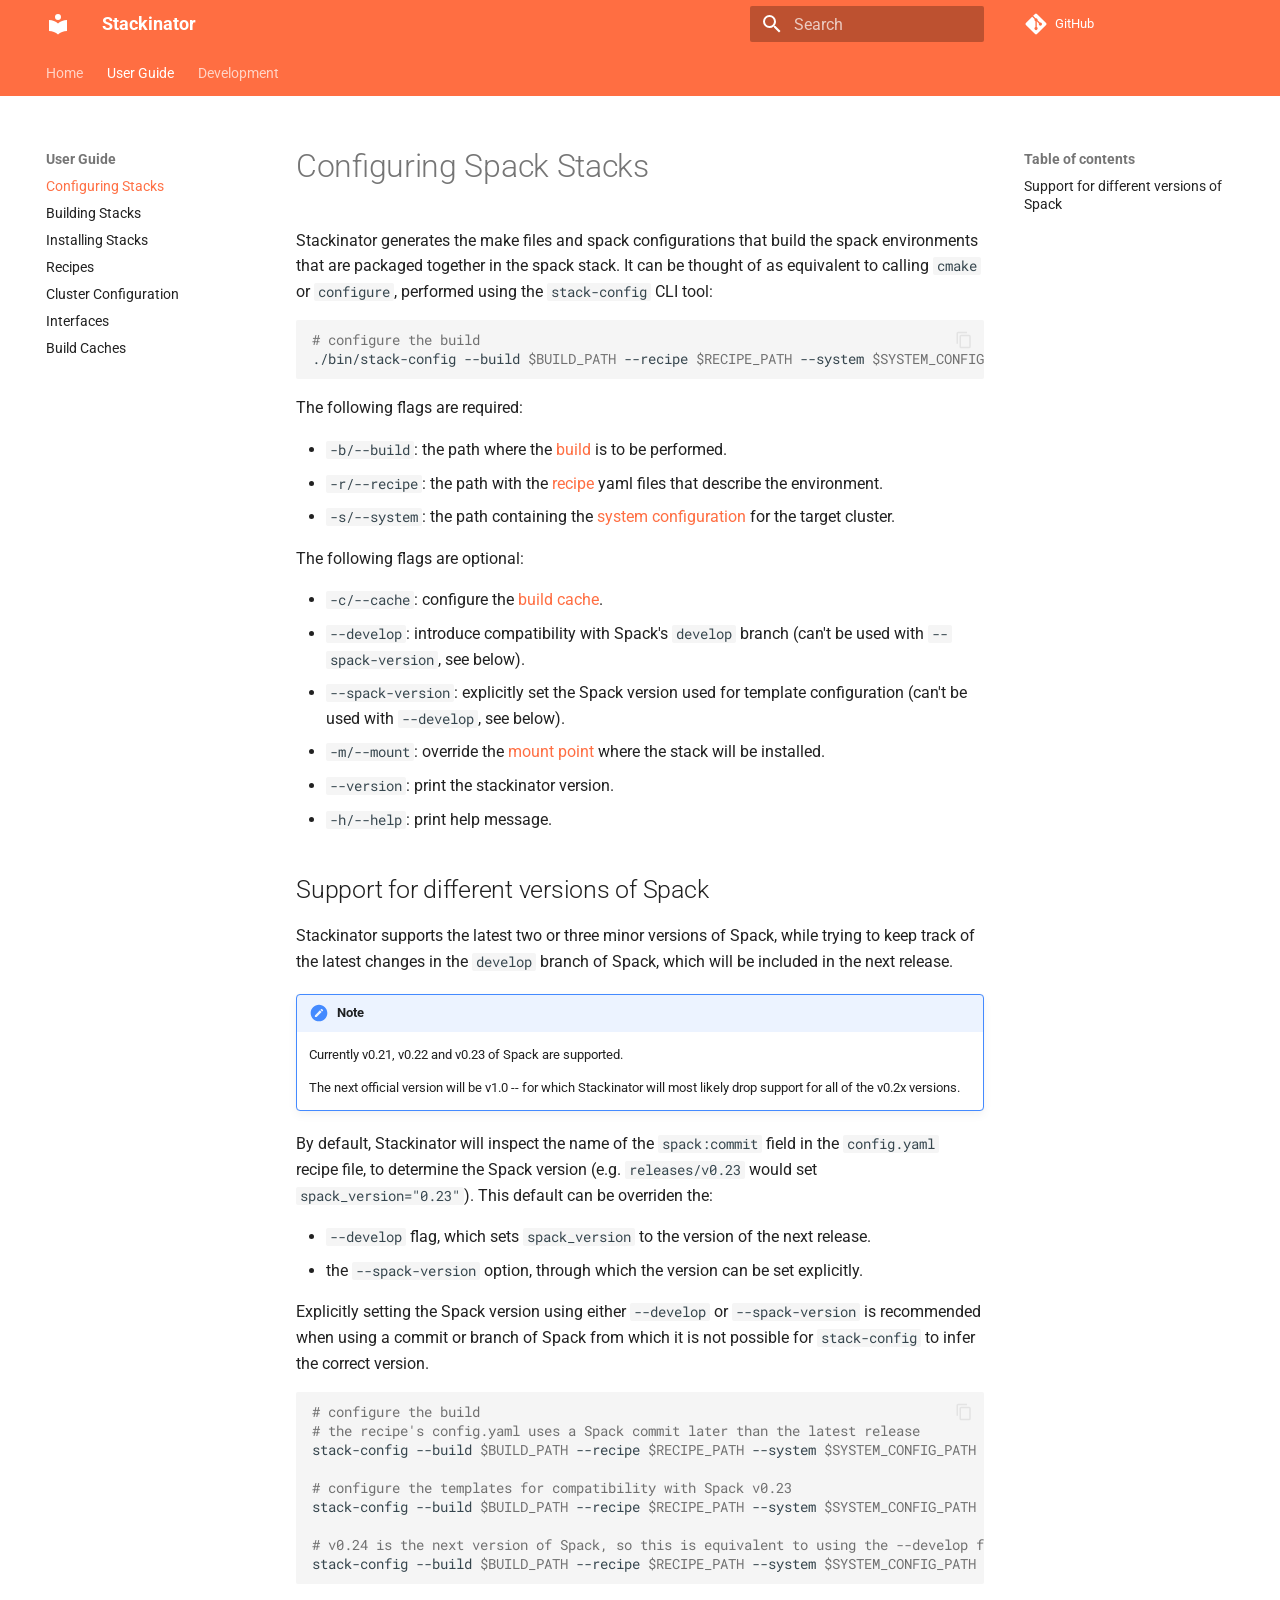
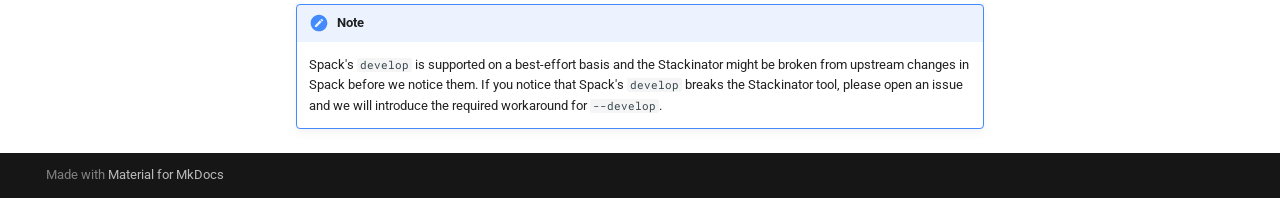
<file: configuring/index.html>
<!doctype html>
<html lang="en" class="no-js">
  <head>
    
      <meta charset="utf-8">
      <meta name="viewport" content="width=device-width,initial-scale=1">
      
      
      
      
        <link rel="prev" href="..">
      
      
        <link rel="next" href="../building/">
      
      
      <link rel="icon" href="../assets/images/favicon.png">
      <meta name="generator" content="mkdocs-1.6.1, mkdocs-material-9.6.2">
    
    
      
        <title>Configuring Stacks - Stackinator</title>
      
    
    
      <link rel="stylesheet" href="../assets/stylesheets/main.d7758b05.min.css">
      
        
        <link rel="stylesheet" href="../assets/stylesheets/palette.06af60db.min.css">
      
      


    
    
      
    
    
      
        
        
        <link rel="preconnect" href="https://fonts.gstatic.com" crossorigin>
        <link rel="stylesheet" href="https://fonts.googleapis.com/css?family=Roboto:300,300i,400,400i,700,700i%7CRoboto+Mono:400,400i,700,700i&display=fallback">
        <style>:root{--md-text-font:"Roboto";--md-code-font:"Roboto Mono"}</style>
      
    
    
      <link rel="stylesheet" href="../stylesheets/extra.css">
    
    <script>__md_scope=new URL("..",location),__md_hash=e=>[...e].reduce(((e,_)=>(e<<5)-e+_.charCodeAt(0)),0),__md_get=(e,_=localStorage,t=__md_scope)=>JSON.parse(_.getItem(t.pathname+"."+e)),__md_set=(e,_,t=localStorage,a=__md_scope)=>{try{t.setItem(a.pathname+"."+e,JSON.stringify(_))}catch(e){}}</script>
    
      

    
    
    
  </head>
  
  
    
    
    
    
    
    <body dir="ltr" data-md-color-scheme="default" data-md-color-primary="deep-orange" data-md-color-accent="deep-orange">
  
    
    <input class="md-toggle" data-md-toggle="drawer" type="checkbox" id="__drawer" autocomplete="off">
    <input class="md-toggle" data-md-toggle="search" type="checkbox" id="__search" autocomplete="off">
    <label class="md-overlay" for="__drawer"></label>
    <div data-md-component="skip">
      
        
        <a href="#configuring-spack-stacks" class="md-skip">
          Skip to content
        </a>
      
    </div>
    <div data-md-component="announce">
      
    </div>
    
    
      

<header class="md-header" data-md-component="header">
  <nav class="md-header__inner md-grid" aria-label="Header">
    <a href=".." title="Stackinator" class="md-header__button md-logo" aria-label="Stackinator" data-md-component="logo">
      
  
  <svg xmlns="http://www.w3.org/2000/svg" viewBox="0 0 24 24"><path d="M12 8a3 3 0 0 0 3-3 3 3 0 0 0-3-3 3 3 0 0 0-3 3 3 3 0 0 0 3 3m0 3.54C9.64 9.35 6.5 8 3 8v11c3.5 0 6.64 1.35 9 3.54 2.36-2.19 5.5-3.54 9-3.54V8c-3.5 0-6.64 1.35-9 3.54"/></svg>

    </a>
    <label class="md-header__button md-icon" for="__drawer">
      
      <svg xmlns="http://www.w3.org/2000/svg" viewBox="0 0 24 24"><path d="M3 6h18v2H3zm0 5h18v2H3zm0 5h18v2H3z"/></svg>
    </label>
    <div class="md-header__title" data-md-component="header-title">
      <div class="md-header__ellipsis">
        <div class="md-header__topic">
          <span class="md-ellipsis">
            Stackinator
          </span>
        </div>
        <div class="md-header__topic" data-md-component="header-topic">
          <span class="md-ellipsis">
            
              Configuring Stacks
            
          </span>
        </div>
      </div>
    </div>
    
      
    
    
    
    
      <label class="md-header__button md-icon" for="__search">
        
        <svg xmlns="http://www.w3.org/2000/svg" viewBox="0 0 24 24"><path d="M9.5 3A6.5 6.5 0 0 1 16 9.5c0 1.61-.59 3.09-1.56 4.23l.27.27h.79l5 5-1.5 1.5-5-5v-.79l-.27-.27A6.52 6.52 0 0 1 9.5 16 6.5 6.5 0 0 1 3 9.5 6.5 6.5 0 0 1 9.5 3m0 2C7 5 5 7 5 9.5S7 14 9.5 14 14 12 14 9.5 12 5 9.5 5"/></svg>
      </label>
      <div class="md-search" data-md-component="search" role="dialog">
  <label class="md-search__overlay" for="__search"></label>
  <div class="md-search__inner" role="search">
    <form class="md-search__form" name="search">
      <input type="text" class="md-search__input" name="query" aria-label="Search" placeholder="Search" autocapitalize="off" autocorrect="off" autocomplete="off" spellcheck="false" data-md-component="search-query" required>
      <label class="md-search__icon md-icon" for="__search">
        
        <svg xmlns="http://www.w3.org/2000/svg" viewBox="0 0 24 24"><path d="M9.5 3A6.5 6.5 0 0 1 16 9.5c0 1.61-.59 3.09-1.56 4.23l.27.27h.79l5 5-1.5 1.5-5-5v-.79l-.27-.27A6.52 6.52 0 0 1 9.5 16 6.5 6.5 0 0 1 3 9.5 6.5 6.5 0 0 1 9.5 3m0 2C7 5 5 7 5 9.5S7 14 9.5 14 14 12 14 9.5 12 5 9.5 5"/></svg>
        
        <svg xmlns="http://www.w3.org/2000/svg" viewBox="0 0 24 24"><path d="M20 11v2H8l5.5 5.5-1.42 1.42L4.16 12l7.92-7.92L13.5 5.5 8 11z"/></svg>
      </label>
      <nav class="md-search__options" aria-label="Search">
        
        <button type="reset" class="md-search__icon md-icon" title="Clear" aria-label="Clear" tabindex="-1">
          
          <svg xmlns="http://www.w3.org/2000/svg" viewBox="0 0 24 24"><path d="M19 6.41 17.59 5 12 10.59 6.41 5 5 6.41 10.59 12 5 17.59 6.41 19 12 13.41 17.59 19 19 17.59 13.41 12z"/></svg>
        </button>
      </nav>
      
    </form>
    <div class="md-search__output">
      <div class="md-search__scrollwrap" tabindex="0" data-md-scrollfix>
        <div class="md-search-result" data-md-component="search-result">
          <div class="md-search-result__meta">
            Initializing search
          </div>
          <ol class="md-search-result__list" role="presentation"></ol>
        </div>
      </div>
    </div>
  </div>
</div>
    
    
      <div class="md-header__source">
        <a href="https://github.com/eth-cscs/stackinator" title="Go to repository" class="md-source" data-md-component="source">
  <div class="md-source__icon md-icon">
    
    <svg xmlns="http://www.w3.org/2000/svg" viewBox="0 0 448 512"><!--! Font Awesome Free 6.7.2 by @fontawesome - https://fontawesome.com License - https://fontawesome.com/license/free (Icons: CC BY 4.0, Fonts: SIL OFL 1.1, Code: MIT License) Copyright 2024 Fonticons, Inc.--><path d="M439.55 236.05 244 40.45a28.87 28.87 0 0 0-40.81 0l-40.66 40.63 51.52 51.52c27.06-9.14 52.68 16.77 43.39 43.68l49.66 49.66c34.23-11.8 61.18 31 35.47 56.69-26.49 26.49-70.21-2.87-56-37.34L240.22 199v121.85c25.3 12.54 22.26 41.85 9.08 55a34.34 34.34 0 0 1-48.55 0c-17.57-17.6-11.07-46.91 11.25-56v-123c-20.8-8.51-24.6-30.74-18.64-45L142.57 101 8.45 235.14a28.86 28.86 0 0 0 0 40.81l195.61 195.6a28.86 28.86 0 0 0 40.8 0l194.69-194.69a28.86 28.86 0 0 0 0-40.81"/></svg>
  </div>
  <div class="md-source__repository">
    GitHub
  </div>
</a>
      </div>
    
  </nav>
  
</header>
    
    <div class="md-container" data-md-component="container">
      
      
        
          
            
<nav class="md-tabs" aria-label="Tabs" data-md-component="tabs">
  <div class="md-grid">
    <ul class="md-tabs__list">
      
        
  
  
  
    <li class="md-tabs__item">
      <a href=".." class="md-tabs__link">
        
  
    
  
  Home

      </a>
    </li>
  

      
        
  
  
    
  
  
    
    
      <li class="md-tabs__item md-tabs__item--active">
        <a href="./" class="md-tabs__link">
          
  
  User Guide

        </a>
      </li>
    
  

      
        
  
  
  
    <li class="md-tabs__item">
      <a href="../development/" class="md-tabs__link">
        
  
    
  
  Development

      </a>
    </li>
  

      
    </ul>
  </div>
</nav>
          
        
      
      <main class="md-main" data-md-component="main">
        <div class="md-main__inner md-grid">
          
            
              
              <div class="md-sidebar md-sidebar--primary" data-md-component="sidebar" data-md-type="navigation" >
                <div class="md-sidebar__scrollwrap">
                  <div class="md-sidebar__inner">
                    


  


<nav class="md-nav md-nav--primary md-nav--lifted" aria-label="Navigation" data-md-level="0">
  <label class="md-nav__title" for="__drawer">
    <a href=".." title="Stackinator" class="md-nav__button md-logo" aria-label="Stackinator" data-md-component="logo">
      
  
  <svg xmlns="http://www.w3.org/2000/svg" viewBox="0 0 24 24"><path d="M12 8a3 3 0 0 0 3-3 3 3 0 0 0-3-3 3 3 0 0 0-3 3 3 3 0 0 0 3 3m0 3.54C9.64 9.35 6.5 8 3 8v11c3.5 0 6.64 1.35 9 3.54 2.36-2.19 5.5-3.54 9-3.54V8c-3.5 0-6.64 1.35-9 3.54"/></svg>

    </a>
    Stackinator
  </label>
  
    <div class="md-nav__source">
      <a href="https://github.com/eth-cscs/stackinator" title="Go to repository" class="md-source" data-md-component="source">
  <div class="md-source__icon md-icon">
    
    <svg xmlns="http://www.w3.org/2000/svg" viewBox="0 0 448 512"><!--! Font Awesome Free 6.7.2 by @fontawesome - https://fontawesome.com License - https://fontawesome.com/license/free (Icons: CC BY 4.0, Fonts: SIL OFL 1.1, Code: MIT License) Copyright 2024 Fonticons, Inc.--><path d="M439.55 236.05 244 40.45a28.87 28.87 0 0 0-40.81 0l-40.66 40.63 51.52 51.52c27.06-9.14 52.68 16.77 43.39 43.68l49.66 49.66c34.23-11.8 61.18 31 35.47 56.69-26.49 26.49-70.21-2.87-56-37.34L240.22 199v121.85c25.3 12.54 22.26 41.85 9.08 55a34.34 34.34 0 0 1-48.55 0c-17.57-17.6-11.07-46.91 11.25-56v-123c-20.8-8.51-24.6-30.74-18.64-45L142.57 101 8.45 235.14a28.86 28.86 0 0 0 0 40.81l195.61 195.6a28.86 28.86 0 0 0 40.8 0l194.69-194.69a28.86 28.86 0 0 0 0-40.81"/></svg>
  </div>
  <div class="md-source__repository">
    GitHub
  </div>
</a>
    </div>
  
  <ul class="md-nav__list" data-md-scrollfix>
    
      
      
  
  
  
  
    <li class="md-nav__item">
      <a href=".." class="md-nav__link">
        
  
  <span class="md-ellipsis">
    Home
    
  </span>
  

      </a>
    </li>
  

    
      
      
  
  
    
  
  
  
    
    
    
      
        
        
      
      
    
    
    <li class="md-nav__item md-nav__item--active md-nav__item--section md-nav__item--nested">
      
        
        
        <input class="md-nav__toggle md-toggle " type="checkbox" id="__nav_2" checked>
        
          
          <label class="md-nav__link" for="__nav_2" id="__nav_2_label" tabindex="">
            
  
  <span class="md-ellipsis">
    User Guide
    
  </span>
  

            <span class="md-nav__icon md-icon"></span>
          </label>
        
        <nav class="md-nav" data-md-level="1" aria-labelledby="__nav_2_label" aria-expanded="true">
          <label class="md-nav__title" for="__nav_2">
            <span class="md-nav__icon md-icon"></span>
            User Guide
          </label>
          <ul class="md-nav__list" data-md-scrollfix>
            
              
                
  
  
    
  
  
  
    <li class="md-nav__item md-nav__item--active">
      
      <input class="md-nav__toggle md-toggle" type="checkbox" id="__toc">
      
      
        
      
      
        <label class="md-nav__link md-nav__link--active" for="__toc">
          
  
  <span class="md-ellipsis">
    Configuring Stacks
    
  </span>
  

          <span class="md-nav__icon md-icon"></span>
        </label>
      
      <a href="./" class="md-nav__link md-nav__link--active">
        
  
  <span class="md-ellipsis">
    Configuring Stacks
    
  </span>
  

      </a>
      
        

<nav class="md-nav md-nav--secondary" aria-label="Table of contents">
  
  
  
    
  
  
    <label class="md-nav__title" for="__toc">
      <span class="md-nav__icon md-icon"></span>
      Table of contents
    </label>
    <ul class="md-nav__list" data-md-component="toc" data-md-scrollfix>
      
        <li class="md-nav__item">
  <a href="#support-for-different-versions-of-spack" class="md-nav__link">
    <span class="md-ellipsis">
      Support for different versions of Spack
    </span>
  </a>
  
</li>
      
    </ul>
  
</nav>
      
    </li>
  

              
            
              
                
  
  
  
  
    <li class="md-nav__item">
      <a href="../building/" class="md-nav__link">
        
  
  <span class="md-ellipsis">
    Building Stacks
    
  </span>
  

      </a>
    </li>
  

              
            
              
                
  
  
  
  
    <li class="md-nav__item">
      <a href="../installing/" class="md-nav__link">
        
  
  <span class="md-ellipsis">
    Installing Stacks
    
  </span>
  

      </a>
    </li>
  

              
            
              
                
  
  
  
  
    <li class="md-nav__item">
      <a href="../recipes/" class="md-nav__link">
        
  
  <span class="md-ellipsis">
    Recipes
    
  </span>
  

      </a>
    </li>
  

              
            
              
                
  
  
  
  
    <li class="md-nav__item">
      <a href="../cluster-config/" class="md-nav__link">
        
  
  <span class="md-ellipsis">
    Cluster Configuration
    
  </span>
  

      </a>
    </li>
  

              
            
              
                
  
  
  
  
    <li class="md-nav__item">
      <a href="../interfaces/" class="md-nav__link">
        
  
  <span class="md-ellipsis">
    Interfaces
    
  </span>
  

      </a>
    </li>
  

              
            
              
                
  
  
  
  
    <li class="md-nav__item">
      <a href="../build-caches/" class="md-nav__link">
        
  
  <span class="md-ellipsis">
    Build Caches
    
  </span>
  

      </a>
    </li>
  

              
            
          </ul>
        </nav>
      
    </li>
  

    
      
      
  
  
  
  
    <li class="md-nav__item">
      <a href="../development/" class="md-nav__link">
        
  
  <span class="md-ellipsis">
    Development
    
  </span>
  

      </a>
    </li>
  

    
  </ul>
</nav>
                  </div>
                </div>
              </div>
            
            
              
              <div class="md-sidebar md-sidebar--secondary" data-md-component="sidebar" data-md-type="toc" >
                <div class="md-sidebar__scrollwrap">
                  <div class="md-sidebar__inner">
                    

<nav class="md-nav md-nav--secondary" aria-label="Table of contents">
  
  
  
    
  
  
    <label class="md-nav__title" for="__toc">
      <span class="md-nav__icon md-icon"></span>
      Table of contents
    </label>
    <ul class="md-nav__list" data-md-component="toc" data-md-scrollfix>
      
        <li class="md-nav__item">
  <a href="#support-for-different-versions-of-spack" class="md-nav__link">
    <span class="md-ellipsis">
      Support for different versions of Spack
    </span>
  </a>
  
</li>
      
    </ul>
  
</nav>
                  </div>
                </div>
              </div>
            
          
          
            <div class="md-content" data-md-component="content">
              <article class="md-content__inner md-typeset">
                
                  


  
  


<h1 id="configuring-spack-stacks">Configuring Spack Stacks<a class="headerlink" href="#configuring-spack-stacks" title="Permanent link">&para;</a></h1>
<p>Stackinator generates the make files and spack configurations that build the spack environments that are packaged together in the spack stack.
It can be thought of as equivalent to calling <code>cmake</code> or <code>configure</code>, performed using the <code>stack-config</code> CLI tool:</p>
<div class="language-bash highlight"><pre><span></span><code><span id="__span-0-1"><a id="__codelineno-0-1" name="__codelineno-0-1" href="#__codelineno-0-1"></a><span class="c1"># configure the build</span>
</span><span id="__span-0-2"><a id="__codelineno-0-2" name="__codelineno-0-2" href="#__codelineno-0-2"></a>./bin/stack-config<span class="w"> </span>--build<span class="w"> </span><span class="nv">$BUILD_PATH</span><span class="w"> </span>--recipe<span class="w"> </span><span class="nv">$RECIPE_PATH</span><span class="w"> </span>--system<span class="w"> </span><span class="nv">$SYSTEM_CONFIG_PATH</span>
</span></code></pre></div>
<p>The following flags are required:</p>
<ul>
<li><code>-b/--build</code>: the path where the <a href="../building/">build</a> is to be performed.</li>
<li><code>-r/--recipe</code>: the path with the <a href="../recipes/">recipe</a> yaml files that describe the environment.</li>
<li><code>-s/--system</code>: the path containing the <a href="../cluster-config/">system configuration</a> for the target cluster.</li>
</ul>
<p>The following flags are optional:</p>
<ul>
<li><code>-c/--cache</code>: configure the <a href="../build-caches/">build cache</a>.</li>
<li><code>--develop</code>: introduce compatibility with Spack's <code>develop</code> branch (can't be used with <code>--spack-version</code>, see below).</li>
<li><code>--spack-version</code>: explicitly set the Spack version used for template configuration (can't be used with <code>--develop</code>, see below).</li>
<li><code>-m/--mount</code>: override the <a href="../installing/">mount point</a> where the stack will be installed.</li>
<li><code>--version</code>: print the stackinator version.</li>
<li><code>-h/--help</code>: print help message.</li>
</ul>
<h2 id="support-for-different-versions-of-spack">Support for different versions of Spack<a class="headerlink" href="#support-for-different-versions-of-spack" title="Permanent link">&para;</a></h2>
<p>Stackinator supports the latest two or three minor versions of Spack, while trying to keep track of the latest changes in the <code>develop</code> branch of Spack, which will be included in the next release.</p>
<div class="admonition note">
<p class="admonition-title">Note</p>
<p>Currently v0.21, v0.22 and v0.23 of Spack are supported.</p>
<p>The next official version will be v1.0 -- for which Stackinator will most likely drop support for all of the v0.2x versions.</p>
</div>
<p>By default, Stackinator will inspect the name of the <code>spack:commit</code> field in the <code>config.yaml</code> recipe file, to determine the Spack version (e.g. <code>releases/v0.23</code> would set <code>spack_version="0.23"</code>).
This default can be overriden the:</p>
<ul>
<li><code>--develop</code> flag, which sets <code>spack_version</code> to the version of the next release.</li>
<li>the <code>--spack-version</code> option, through which the version can be set explicitly.</li>
</ul>
<p>Explicitly setting the Spack version using either <code>--develop</code> or <code>--spack-version</code> is recommended when using a commit or branch of Spack from which it is not possible for <code>stack-config</code> to infer the correct version.</p>
<div class="language-bash highlight"><pre><span></span><code><span id="__span-1-1"><a id="__codelineno-1-1" name="__codelineno-1-1" href="#__codelineno-1-1"></a><span class="c1"># configure the build</span>
</span><span id="__span-1-2"><a id="__codelineno-1-2" name="__codelineno-1-2" href="#__codelineno-1-2"></a><span class="c1"># the recipe&#39;s config.yaml uses a Spack commit later than the latest release</span>
</span><span id="__span-1-3"><a id="__codelineno-1-3" name="__codelineno-1-3" href="#__codelineno-1-3"></a>stack-config<span class="w"> </span>--build<span class="w"> </span><span class="nv">$BUILD_PATH</span><span class="w"> </span>--recipe<span class="w"> </span><span class="nv">$RECIPE_PATH</span><span class="w"> </span>--system<span class="w"> </span><span class="nv">$SYSTEM_CONFIG_PATH</span><span class="w"> </span>--develop
</span><span id="__span-1-4"><a id="__codelineno-1-4" name="__codelineno-1-4" href="#__codelineno-1-4"></a>
</span><span id="__span-1-5"><a id="__codelineno-1-5" name="__codelineno-1-5" href="#__codelineno-1-5"></a><span class="c1"># configure the templates for compatibility with Spack v0.23</span>
</span><span id="__span-1-6"><a id="__codelineno-1-6" name="__codelineno-1-6" href="#__codelineno-1-6"></a>stack-config<span class="w"> </span>--build<span class="w"> </span><span class="nv">$BUILD_PATH</span><span class="w"> </span>--recipe<span class="w"> </span><span class="nv">$RECIPE_PATH</span><span class="w"> </span>--system<span class="w"> </span><span class="nv">$SYSTEM_CONFIG_PATH</span><span class="w"> </span>--spack-version<span class="o">=</span><span class="m">0</span>.23
</span><span id="__span-1-7"><a id="__codelineno-1-7" name="__codelineno-1-7" href="#__codelineno-1-7"></a>
</span><span id="__span-1-8"><a id="__codelineno-1-8" name="__codelineno-1-8" href="#__codelineno-1-8"></a><span class="c1"># v0.24 is the next version of Spack, so this is equivalent to using the --develop flag</span>
</span><span id="__span-1-9"><a id="__codelineno-1-9" name="__codelineno-1-9" href="#__codelineno-1-9"></a>stack-config<span class="w"> </span>--build<span class="w"> </span><span class="nv">$BUILD_PATH</span><span class="w"> </span>--recipe<span class="w"> </span><span class="nv">$RECIPE_PATH</span><span class="w"> </span>--system<span class="w"> </span><span class="nv">$SYSTEM_CONFIG_PATH</span><span class="w"> </span>--spack-version<span class="o">=</span><span class="m">0</span>.24
</span></code></pre></div>
<div class="admonition note">
<p class="admonition-title">Note</p>
<p>Spack's <code>develop</code> is supported on a best-effort basis and the Stackinator might be broken from upstream changes in Spack before we notice them. If you notice that Spack's <code>develop</code> breaks the Stackinator tool, please open an issue and we will introduce the required workaround for <code>--develop</code>.</p>
</div>












                
              </article>
            </div>
          
          
<script>var target=document.getElementById(location.hash.slice(1));target&&target.name&&(target.checked=target.name.startsWith("__tabbed_"))</script>
        </div>
        
      </main>
      
        <footer class="md-footer">
  
  <div class="md-footer-meta md-typeset">
    <div class="md-footer-meta__inner md-grid">
      <div class="md-copyright">
  
  
    Made with
    <a href="https://squidfunk.github.io/mkdocs-material/" target="_blank" rel="noopener">
      Material for MkDocs
    </a>
  
</div>
      
    </div>
  </div>
</footer>
      
    </div>
    <div class="md-dialog" data-md-component="dialog">
      <div class="md-dialog__inner md-typeset"></div>
    </div>
    
    
    <script id="__config" type="application/json">{"base": "..", "features": ["content.code.copy", "navigation.tabs"], "search": "../assets/javascripts/workers/search.f8cc74c7.min.js", "translations": {"clipboard.copied": "Copied to clipboard", "clipboard.copy": "Copy to clipboard", "search.result.more.one": "1 more on this page", "search.result.more.other": "# more on this page", "search.result.none": "No matching documents", "search.result.one": "1 matching document", "search.result.other": "# matching documents", "search.result.placeholder": "Type to start searching", "search.result.term.missing": "Missing", "select.version": "Select version"}}</script>
    
    
      <script src="../assets/javascripts/bundle.f13b1293.min.js"></script>
      
    
  </body>
</html>
</file>
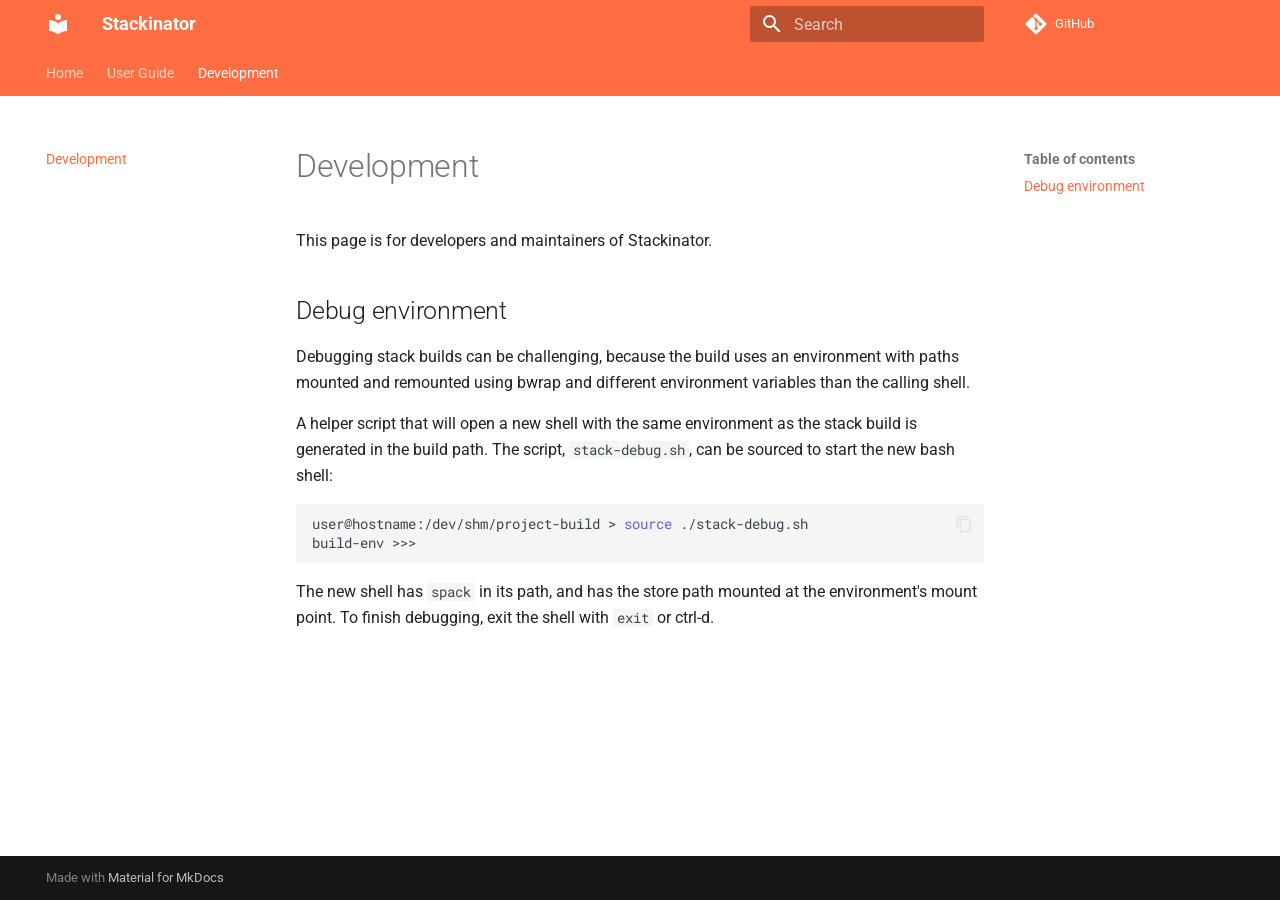
<file: development/index.html>
<!doctype html>
<html lang="en" class="no-js">
  <head>
    
      <meta charset="utf-8">
      <meta name="viewport" content="width=device-width,initial-scale=1">
      
      
      
      
        <link rel="prev" href="../build-caches/">
      
      
      
      <link rel="icon" href="../assets/images/favicon.png">
      <meta name="generator" content="mkdocs-1.6.1, mkdocs-material-9.6.2">
    
    
      
        <title>Development - Stackinator</title>
      
    
    
      <link rel="stylesheet" href="../assets/stylesheets/main.d7758b05.min.css">
      
        
        <link rel="stylesheet" href="../assets/stylesheets/palette.06af60db.min.css">
      
      


    
    
      
    
    
      
        
        
        <link rel="preconnect" href="https://fonts.gstatic.com" crossorigin>
        <link rel="stylesheet" href="https://fonts.googleapis.com/css?family=Roboto:300,300i,400,400i,700,700i%7CRoboto+Mono:400,400i,700,700i&display=fallback">
        <style>:root{--md-text-font:"Roboto";--md-code-font:"Roboto Mono"}</style>
      
    
    
      <link rel="stylesheet" href="../stylesheets/extra.css">
    
    <script>__md_scope=new URL("..",location),__md_hash=e=>[...e].reduce(((e,_)=>(e<<5)-e+_.charCodeAt(0)),0),__md_get=(e,_=localStorage,t=__md_scope)=>JSON.parse(_.getItem(t.pathname+"."+e)),__md_set=(e,_,t=localStorage,a=__md_scope)=>{try{t.setItem(a.pathname+"."+e,JSON.stringify(_))}catch(e){}}</script>
    
      

    
    
    
  </head>
  
  
    
    
    
    
    
    <body dir="ltr" data-md-color-scheme="default" data-md-color-primary="deep-orange" data-md-color-accent="deep-orange">
  
    
    <input class="md-toggle" data-md-toggle="drawer" type="checkbox" id="__drawer" autocomplete="off">
    <input class="md-toggle" data-md-toggle="search" type="checkbox" id="__search" autocomplete="off">
    <label class="md-overlay" for="__drawer"></label>
    <div data-md-component="skip">
      
        
        <a href="#development" class="md-skip">
          Skip to content
        </a>
      
    </div>
    <div data-md-component="announce">
      
    </div>
    
    
      

<header class="md-header" data-md-component="header">
  <nav class="md-header__inner md-grid" aria-label="Header">
    <a href=".." title="Stackinator" class="md-header__button md-logo" aria-label="Stackinator" data-md-component="logo">
      
  
  <svg xmlns="http://www.w3.org/2000/svg" viewBox="0 0 24 24"><path d="M12 8a3 3 0 0 0 3-3 3 3 0 0 0-3-3 3 3 0 0 0-3 3 3 3 0 0 0 3 3m0 3.54C9.64 9.35 6.5 8 3 8v11c3.5 0 6.64 1.35 9 3.54 2.36-2.19 5.5-3.54 9-3.54V8c-3.5 0-6.64 1.35-9 3.54"/></svg>

    </a>
    <label class="md-header__button md-icon" for="__drawer">
      
      <svg xmlns="http://www.w3.org/2000/svg" viewBox="0 0 24 24"><path d="M3 6h18v2H3zm0 5h18v2H3zm0 5h18v2H3z"/></svg>
    </label>
    <div class="md-header__title" data-md-component="header-title">
      <div class="md-header__ellipsis">
        <div class="md-header__topic">
          <span class="md-ellipsis">
            Stackinator
          </span>
        </div>
        <div class="md-header__topic" data-md-component="header-topic">
          <span class="md-ellipsis">
            
              Development
            
          </span>
        </div>
      </div>
    </div>
    
      
    
    
    
    
      <label class="md-header__button md-icon" for="__search">
        
        <svg xmlns="http://www.w3.org/2000/svg" viewBox="0 0 24 24"><path d="M9.5 3A6.5 6.5 0 0 1 16 9.5c0 1.61-.59 3.09-1.56 4.23l.27.27h.79l5 5-1.5 1.5-5-5v-.79l-.27-.27A6.52 6.52 0 0 1 9.5 16 6.5 6.5 0 0 1 3 9.5 6.5 6.5 0 0 1 9.5 3m0 2C7 5 5 7 5 9.5S7 14 9.5 14 14 12 14 9.5 12 5 9.5 5"/></svg>
      </label>
      <div class="md-search" data-md-component="search" role="dialog">
  <label class="md-search__overlay" for="__search"></label>
  <div class="md-search__inner" role="search">
    <form class="md-search__form" name="search">
      <input type="text" class="md-search__input" name="query" aria-label="Search" placeholder="Search" autocapitalize="off" autocorrect="off" autocomplete="off" spellcheck="false" data-md-component="search-query" required>
      <label class="md-search__icon md-icon" for="__search">
        
        <svg xmlns="http://www.w3.org/2000/svg" viewBox="0 0 24 24"><path d="M9.5 3A6.5 6.5 0 0 1 16 9.5c0 1.61-.59 3.09-1.56 4.23l.27.27h.79l5 5-1.5 1.5-5-5v-.79l-.27-.27A6.52 6.52 0 0 1 9.5 16 6.5 6.5 0 0 1 3 9.5 6.5 6.5 0 0 1 9.5 3m0 2C7 5 5 7 5 9.5S7 14 9.5 14 14 12 14 9.5 12 5 9.5 5"/></svg>
        
        <svg xmlns="http://www.w3.org/2000/svg" viewBox="0 0 24 24"><path d="M20 11v2H8l5.5 5.5-1.42 1.42L4.16 12l7.92-7.92L13.5 5.5 8 11z"/></svg>
      </label>
      <nav class="md-search__options" aria-label="Search">
        
        <button type="reset" class="md-search__icon md-icon" title="Clear" aria-label="Clear" tabindex="-1">
          
          <svg xmlns="http://www.w3.org/2000/svg" viewBox="0 0 24 24"><path d="M19 6.41 17.59 5 12 10.59 6.41 5 5 6.41 10.59 12 5 17.59 6.41 19 12 13.41 17.59 19 19 17.59 13.41 12z"/></svg>
        </button>
      </nav>
      
    </form>
    <div class="md-search__output">
      <div class="md-search__scrollwrap" tabindex="0" data-md-scrollfix>
        <div class="md-search-result" data-md-component="search-result">
          <div class="md-search-result__meta">
            Initializing search
          </div>
          <ol class="md-search-result__list" role="presentation"></ol>
        </div>
      </div>
    </div>
  </div>
</div>
    
    
      <div class="md-header__source">
        <a href="https://github.com/eth-cscs/stackinator" title="Go to repository" class="md-source" data-md-component="source">
  <div class="md-source__icon md-icon">
    
    <svg xmlns="http://www.w3.org/2000/svg" viewBox="0 0 448 512"><!--! Font Awesome Free 6.7.2 by @fontawesome - https://fontawesome.com License - https://fontawesome.com/license/free (Icons: CC BY 4.0, Fonts: SIL OFL 1.1, Code: MIT License) Copyright 2024 Fonticons, Inc.--><path d="M439.55 236.05 244 40.45a28.87 28.87 0 0 0-40.81 0l-40.66 40.63 51.52 51.52c27.06-9.14 52.68 16.77 43.39 43.68l49.66 49.66c34.23-11.8 61.18 31 35.47 56.69-26.49 26.49-70.21-2.87-56-37.34L240.22 199v121.85c25.3 12.54 22.26 41.85 9.08 55a34.34 34.34 0 0 1-48.55 0c-17.57-17.6-11.07-46.91 11.25-56v-123c-20.8-8.51-24.6-30.74-18.64-45L142.57 101 8.45 235.14a28.86 28.86 0 0 0 0 40.81l195.61 195.6a28.86 28.86 0 0 0 40.8 0l194.69-194.69a28.86 28.86 0 0 0 0-40.81"/></svg>
  </div>
  <div class="md-source__repository">
    GitHub
  </div>
</a>
      </div>
    
  </nav>
  
</header>
    
    <div class="md-container" data-md-component="container">
      
      
        
          
            
<nav class="md-tabs" aria-label="Tabs" data-md-component="tabs">
  <div class="md-grid">
    <ul class="md-tabs__list">
      
        
  
  
  
    <li class="md-tabs__item">
      <a href=".." class="md-tabs__link">
        
  
    
  
  Home

      </a>
    </li>
  

      
        
  
  
  
    
    
      <li class="md-tabs__item">
        <a href="../configuring/" class="md-tabs__link">
          
  
  User Guide

        </a>
      </li>
    
  

      
        
  
  
    
  
  
    <li class="md-tabs__item md-tabs__item--active">
      <a href="./" class="md-tabs__link">
        
  
    
  
  Development

      </a>
    </li>
  

      
    </ul>
  </div>
</nav>
          
        
      
      <main class="md-main" data-md-component="main">
        <div class="md-main__inner md-grid">
          
            
              
              <div class="md-sidebar md-sidebar--primary" data-md-component="sidebar" data-md-type="navigation" >
                <div class="md-sidebar__scrollwrap">
                  <div class="md-sidebar__inner">
                    


  


<nav class="md-nav md-nav--primary md-nav--lifted" aria-label="Navigation" data-md-level="0">
  <label class="md-nav__title" for="__drawer">
    <a href=".." title="Stackinator" class="md-nav__button md-logo" aria-label="Stackinator" data-md-component="logo">
      
  
  <svg xmlns="http://www.w3.org/2000/svg" viewBox="0 0 24 24"><path d="M12 8a3 3 0 0 0 3-3 3 3 0 0 0-3-3 3 3 0 0 0-3 3 3 3 0 0 0 3 3m0 3.54C9.64 9.35 6.5 8 3 8v11c3.5 0 6.64 1.35 9 3.54 2.36-2.19 5.5-3.54 9-3.54V8c-3.5 0-6.64 1.35-9 3.54"/></svg>

    </a>
    Stackinator
  </label>
  
    <div class="md-nav__source">
      <a href="https://github.com/eth-cscs/stackinator" title="Go to repository" class="md-source" data-md-component="source">
  <div class="md-source__icon md-icon">
    
    <svg xmlns="http://www.w3.org/2000/svg" viewBox="0 0 448 512"><!--! Font Awesome Free 6.7.2 by @fontawesome - https://fontawesome.com License - https://fontawesome.com/license/free (Icons: CC BY 4.0, Fonts: SIL OFL 1.1, Code: MIT License) Copyright 2024 Fonticons, Inc.--><path d="M439.55 236.05 244 40.45a28.87 28.87 0 0 0-40.81 0l-40.66 40.63 51.52 51.52c27.06-9.14 52.68 16.77 43.39 43.68l49.66 49.66c34.23-11.8 61.18 31 35.47 56.69-26.49 26.49-70.21-2.87-56-37.34L240.22 199v121.85c25.3 12.54 22.26 41.85 9.08 55a34.34 34.34 0 0 1-48.55 0c-17.57-17.6-11.07-46.91 11.25-56v-123c-20.8-8.51-24.6-30.74-18.64-45L142.57 101 8.45 235.14a28.86 28.86 0 0 0 0 40.81l195.61 195.6a28.86 28.86 0 0 0 40.8 0l194.69-194.69a28.86 28.86 0 0 0 0-40.81"/></svg>
  </div>
  <div class="md-source__repository">
    GitHub
  </div>
</a>
    </div>
  
  <ul class="md-nav__list" data-md-scrollfix>
    
      
      
  
  
  
  
    <li class="md-nav__item">
      <a href=".." class="md-nav__link">
        
  
  <span class="md-ellipsis">
    Home
    
  </span>
  

      </a>
    </li>
  

    
      
      
  
  
  
  
    
    
    
      
      
    
    
    <li class="md-nav__item md-nav__item--nested">
      
        
        
        <input class="md-nav__toggle md-toggle " type="checkbox" id="__nav_2" >
        
          
          <label class="md-nav__link" for="__nav_2" id="__nav_2_label" tabindex="0">
            
  
  <span class="md-ellipsis">
    User Guide
    
  </span>
  

            <span class="md-nav__icon md-icon"></span>
          </label>
        
        <nav class="md-nav" data-md-level="1" aria-labelledby="__nav_2_label" aria-expanded="false">
          <label class="md-nav__title" for="__nav_2">
            <span class="md-nav__icon md-icon"></span>
            User Guide
          </label>
          <ul class="md-nav__list" data-md-scrollfix>
            
              
                
  
  
  
  
    <li class="md-nav__item">
      <a href="../configuring/" class="md-nav__link">
        
  
  <span class="md-ellipsis">
    Configuring Stacks
    
  </span>
  

      </a>
    </li>
  

              
            
              
                
  
  
  
  
    <li class="md-nav__item">
      <a href="../building/" class="md-nav__link">
        
  
  <span class="md-ellipsis">
    Building Stacks
    
  </span>
  

      </a>
    </li>
  

              
            
              
                
  
  
  
  
    <li class="md-nav__item">
      <a href="../installing/" class="md-nav__link">
        
  
  <span class="md-ellipsis">
    Installing Stacks
    
  </span>
  

      </a>
    </li>
  

              
            
              
                
  
  
  
  
    <li class="md-nav__item">
      <a href="../recipes/" class="md-nav__link">
        
  
  <span class="md-ellipsis">
    Recipes
    
  </span>
  

      </a>
    </li>
  

              
            
              
                
  
  
  
  
    <li class="md-nav__item">
      <a href="../cluster-config/" class="md-nav__link">
        
  
  <span class="md-ellipsis">
    Cluster Configuration
    
  </span>
  

      </a>
    </li>
  

              
            
              
                
  
  
  
  
    <li class="md-nav__item">
      <a href="../interfaces/" class="md-nav__link">
        
  
  <span class="md-ellipsis">
    Interfaces
    
  </span>
  

      </a>
    </li>
  

              
            
              
                
  
  
  
  
    <li class="md-nav__item">
      <a href="../build-caches/" class="md-nav__link">
        
  
  <span class="md-ellipsis">
    Build Caches
    
  </span>
  

      </a>
    </li>
  

              
            
          </ul>
        </nav>
      
    </li>
  

    
      
      
  
  
    
  
  
  
    <li class="md-nav__item md-nav__item--active">
      
      <input class="md-nav__toggle md-toggle" type="checkbox" id="__toc">
      
      
        
      
      
        <label class="md-nav__link md-nav__link--active" for="__toc">
          
  
  <span class="md-ellipsis">
    Development
    
  </span>
  

          <span class="md-nav__icon md-icon"></span>
        </label>
      
      <a href="./" class="md-nav__link md-nav__link--active">
        
  
  <span class="md-ellipsis">
    Development
    
  </span>
  

      </a>
      
        

<nav class="md-nav md-nav--secondary" aria-label="Table of contents">
  
  
  
    
  
  
    <label class="md-nav__title" for="__toc">
      <span class="md-nav__icon md-icon"></span>
      Table of contents
    </label>
    <ul class="md-nav__list" data-md-component="toc" data-md-scrollfix>
      
        <li class="md-nav__item">
  <a href="#debug-environment" class="md-nav__link">
    <span class="md-ellipsis">
      Debug environment
    </span>
  </a>
  
</li>
      
    </ul>
  
</nav>
      
    </li>
  

    
  </ul>
</nav>
                  </div>
                </div>
              </div>
            
            
              
              <div class="md-sidebar md-sidebar--secondary" data-md-component="sidebar" data-md-type="toc" >
                <div class="md-sidebar__scrollwrap">
                  <div class="md-sidebar__inner">
                    

<nav class="md-nav md-nav--secondary" aria-label="Table of contents">
  
  
  
    
  
  
    <label class="md-nav__title" for="__toc">
      <span class="md-nav__icon md-icon"></span>
      Table of contents
    </label>
    <ul class="md-nav__list" data-md-component="toc" data-md-scrollfix>
      
        <li class="md-nav__item">
  <a href="#debug-environment" class="md-nav__link">
    <span class="md-ellipsis">
      Debug environment
    </span>
  </a>
  
</li>
      
    </ul>
  
</nav>
                  </div>
                </div>
              </div>
            
          
          
            <div class="md-content" data-md-component="content">
              <article class="md-content__inner md-typeset">
                
                  


  
  


<h1 id="development">Development<a class="headerlink" href="#development" title="Permanent link">&para;</a></h1>
<p>This page is for developers and maintainers of Stackinator.</p>
<h2 id="debug-environment">Debug environment<a class="headerlink" href="#debug-environment" title="Permanent link">&para;</a></h2>
<p>Debugging stack builds can be challenging, because the build uses an environment with paths mounted and remounted using bwrap and different environment variables than the calling shell.</p>
<p>A helper script that will open a new shell with the same environment as the stack build is generated in the build path.
The script, <code>stack-debug.sh</code>, can be sourced to start the new bash shell:</p>
<div class="language-bash highlight"><pre><span></span><code><span id="__span-0-1"><a id="__codelineno-0-1" name="__codelineno-0-1" href="#__codelineno-0-1"></a>user@hostname:/dev/shm/project-build<span class="w"> </span>&gt;<span class="w"> </span><span class="nb">source</span><span class="w"> </span>./stack-debug.sh
</span><span id="__span-0-2"><a id="__codelineno-0-2" name="__codelineno-0-2" href="#__codelineno-0-2"></a>build-env<span class="w"> </span>&gt;&gt;&gt;
</span></code></pre></div>
<p>The new shell has <code>spack</code> in its path, and has the store path mounted at the environment's mount point.
To finish debugging, exit the shell with <code>exit</code> or ctrl-d.</p>












                
              </article>
            </div>
          
          
<script>var target=document.getElementById(location.hash.slice(1));target&&target.name&&(target.checked=target.name.startsWith("__tabbed_"))</script>
        </div>
        
      </main>
      
        <footer class="md-footer">
  
  <div class="md-footer-meta md-typeset">
    <div class="md-footer-meta__inner md-grid">
      <div class="md-copyright">
  
  
    Made with
    <a href="https://squidfunk.github.io/mkdocs-material/" target="_blank" rel="noopener">
      Material for MkDocs
    </a>
  
</div>
      
    </div>
  </div>
</footer>
      
    </div>
    <div class="md-dialog" data-md-component="dialog">
      <div class="md-dialog__inner md-typeset"></div>
    </div>
    
    
    <script id="__config" type="application/json">{"base": "..", "features": ["content.code.copy", "navigation.tabs"], "search": "../assets/javascripts/workers/search.f8cc74c7.min.js", "translations": {"clipboard.copied": "Copied to clipboard", "clipboard.copy": "Copy to clipboard", "search.result.more.one": "1 more on this page", "search.result.more.other": "# more on this page", "search.result.none": "No matching documents", "search.result.one": "1 matching document", "search.result.other": "# matching documents", "search.result.placeholder": "Type to start searching", "search.result.term.missing": "Missing", "select.version": "Select version"}}</script>
    
    
      <script src="../assets/javascripts/bundle.f13b1293.min.js"></script>
      
    
  </body>
</html>
</file>
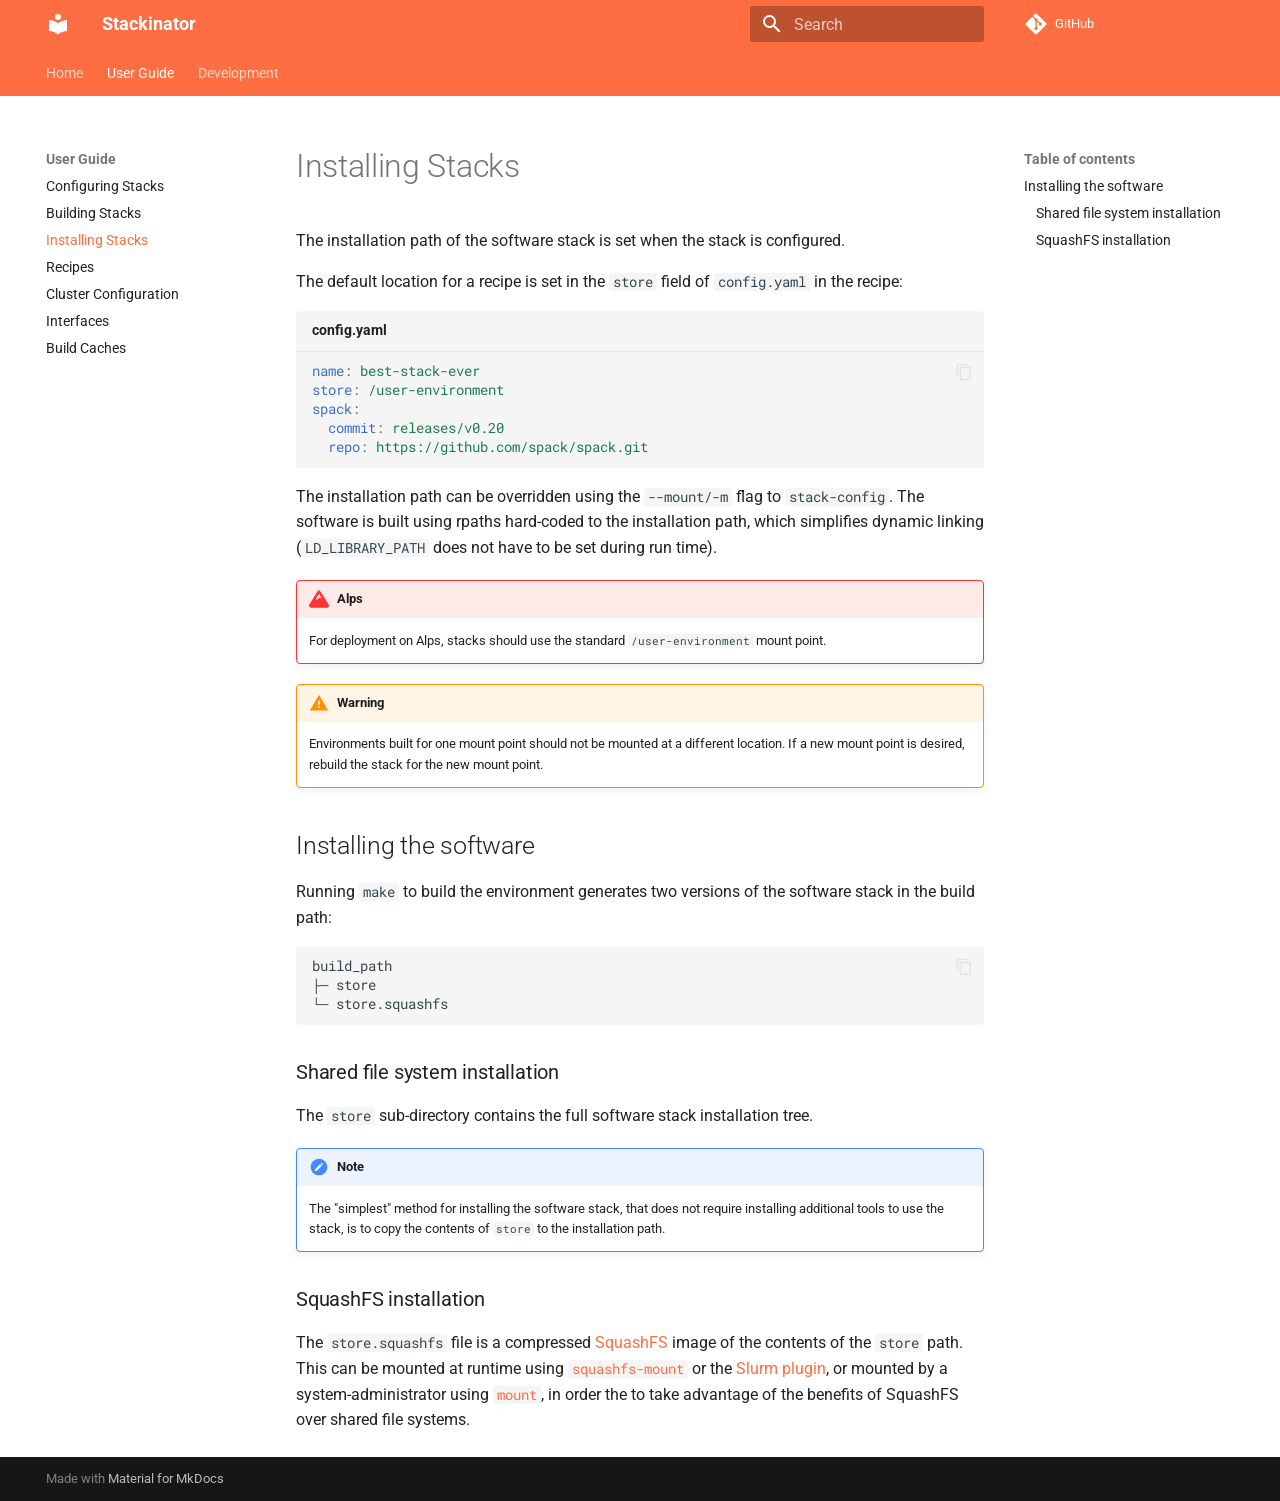
<file: installing/index.html>
<!doctype html>
<html lang="en" class="no-js">
  <head>
    
      <meta charset="utf-8">
      <meta name="viewport" content="width=device-width,initial-scale=1">
      
      
      
      
        <link rel="prev" href="../building/">
      
      
        <link rel="next" href="../recipes/">
      
      
      <link rel="icon" href="../assets/images/favicon.png">
      <meta name="generator" content="mkdocs-1.6.1, mkdocs-material-9.6.2">
    
    
      
        <title>Installing Stacks - Stackinator</title>
      
    
    
      <link rel="stylesheet" href="../assets/stylesheets/main.d7758b05.min.css">
      
        
        <link rel="stylesheet" href="../assets/stylesheets/palette.06af60db.min.css">
      
      


    
    
      
    
    
      
        
        
        <link rel="preconnect" href="https://fonts.gstatic.com" crossorigin>
        <link rel="stylesheet" href="https://fonts.googleapis.com/css?family=Roboto:300,300i,400,400i,700,700i%7CRoboto+Mono:400,400i,700,700i&display=fallback">
        <style>:root{--md-text-font:"Roboto";--md-code-font:"Roboto Mono"}</style>
      
    
    
      <link rel="stylesheet" href="../stylesheets/extra.css">
    
    <script>__md_scope=new URL("..",location),__md_hash=e=>[...e].reduce(((e,_)=>(e<<5)-e+_.charCodeAt(0)),0),__md_get=(e,_=localStorage,t=__md_scope)=>JSON.parse(_.getItem(t.pathname+"."+e)),__md_set=(e,_,t=localStorage,a=__md_scope)=>{try{t.setItem(a.pathname+"."+e,JSON.stringify(_))}catch(e){}}</script>
    
      

    
    
    
  </head>
  
  
    
    
    
    
    
    <body dir="ltr" data-md-color-scheme="default" data-md-color-primary="deep-orange" data-md-color-accent="deep-orange">
  
    
    <input class="md-toggle" data-md-toggle="drawer" type="checkbox" id="__drawer" autocomplete="off">
    <input class="md-toggle" data-md-toggle="search" type="checkbox" id="__search" autocomplete="off">
    <label class="md-overlay" for="__drawer"></label>
    <div data-md-component="skip">
      
        
        <a href="#installing-stacks" class="md-skip">
          Skip to content
        </a>
      
    </div>
    <div data-md-component="announce">
      
    </div>
    
    
      

<header class="md-header" data-md-component="header">
  <nav class="md-header__inner md-grid" aria-label="Header">
    <a href=".." title="Stackinator" class="md-header__button md-logo" aria-label="Stackinator" data-md-component="logo">
      
  
  <svg xmlns="http://www.w3.org/2000/svg" viewBox="0 0 24 24"><path d="M12 8a3 3 0 0 0 3-3 3 3 0 0 0-3-3 3 3 0 0 0-3 3 3 3 0 0 0 3 3m0 3.54C9.64 9.35 6.5 8 3 8v11c3.5 0 6.64 1.35 9 3.54 2.36-2.19 5.5-3.54 9-3.54V8c-3.5 0-6.64 1.35-9 3.54"/></svg>

    </a>
    <label class="md-header__button md-icon" for="__drawer">
      
      <svg xmlns="http://www.w3.org/2000/svg" viewBox="0 0 24 24"><path d="M3 6h18v2H3zm0 5h18v2H3zm0 5h18v2H3z"/></svg>
    </label>
    <div class="md-header__title" data-md-component="header-title">
      <div class="md-header__ellipsis">
        <div class="md-header__topic">
          <span class="md-ellipsis">
            Stackinator
          </span>
        </div>
        <div class="md-header__topic" data-md-component="header-topic">
          <span class="md-ellipsis">
            
              Installing Stacks
            
          </span>
        </div>
      </div>
    </div>
    
      
    
    
    
    
      <label class="md-header__button md-icon" for="__search">
        
        <svg xmlns="http://www.w3.org/2000/svg" viewBox="0 0 24 24"><path d="M9.5 3A6.5 6.5 0 0 1 16 9.5c0 1.61-.59 3.09-1.56 4.23l.27.27h.79l5 5-1.5 1.5-5-5v-.79l-.27-.27A6.52 6.52 0 0 1 9.5 16 6.5 6.5 0 0 1 3 9.5 6.5 6.5 0 0 1 9.5 3m0 2C7 5 5 7 5 9.5S7 14 9.5 14 14 12 14 9.5 12 5 9.5 5"/></svg>
      </label>
      <div class="md-search" data-md-component="search" role="dialog">
  <label class="md-search__overlay" for="__search"></label>
  <div class="md-search__inner" role="search">
    <form class="md-search__form" name="search">
      <input type="text" class="md-search__input" name="query" aria-label="Search" placeholder="Search" autocapitalize="off" autocorrect="off" autocomplete="off" spellcheck="false" data-md-component="search-query" required>
      <label class="md-search__icon md-icon" for="__search">
        
        <svg xmlns="http://www.w3.org/2000/svg" viewBox="0 0 24 24"><path d="M9.5 3A6.5 6.5 0 0 1 16 9.5c0 1.61-.59 3.09-1.56 4.23l.27.27h.79l5 5-1.5 1.5-5-5v-.79l-.27-.27A6.52 6.52 0 0 1 9.5 16 6.5 6.5 0 0 1 3 9.5 6.5 6.5 0 0 1 9.5 3m0 2C7 5 5 7 5 9.5S7 14 9.5 14 14 12 14 9.5 12 5 9.5 5"/></svg>
        
        <svg xmlns="http://www.w3.org/2000/svg" viewBox="0 0 24 24"><path d="M20 11v2H8l5.5 5.5-1.42 1.42L4.16 12l7.92-7.92L13.5 5.5 8 11z"/></svg>
      </label>
      <nav class="md-search__options" aria-label="Search">
        
        <button type="reset" class="md-search__icon md-icon" title="Clear" aria-label="Clear" tabindex="-1">
          
          <svg xmlns="http://www.w3.org/2000/svg" viewBox="0 0 24 24"><path d="M19 6.41 17.59 5 12 10.59 6.41 5 5 6.41 10.59 12 5 17.59 6.41 19 12 13.41 17.59 19 19 17.59 13.41 12z"/></svg>
        </button>
      </nav>
      
    </form>
    <div class="md-search__output">
      <div class="md-search__scrollwrap" tabindex="0" data-md-scrollfix>
        <div class="md-search-result" data-md-component="search-result">
          <div class="md-search-result__meta">
            Initializing search
          </div>
          <ol class="md-search-result__list" role="presentation"></ol>
        </div>
      </div>
    </div>
  </div>
</div>
    
    
      <div class="md-header__source">
        <a href="https://github.com/eth-cscs/stackinator" title="Go to repository" class="md-source" data-md-component="source">
  <div class="md-source__icon md-icon">
    
    <svg xmlns="http://www.w3.org/2000/svg" viewBox="0 0 448 512"><!--! Font Awesome Free 6.7.2 by @fontawesome - https://fontawesome.com License - https://fontawesome.com/license/free (Icons: CC BY 4.0, Fonts: SIL OFL 1.1, Code: MIT License) Copyright 2024 Fonticons, Inc.--><path d="M439.55 236.05 244 40.45a28.87 28.87 0 0 0-40.81 0l-40.66 40.63 51.52 51.52c27.06-9.14 52.68 16.77 43.39 43.68l49.66 49.66c34.23-11.8 61.18 31 35.47 56.69-26.49 26.49-70.21-2.87-56-37.34L240.22 199v121.85c25.3 12.54 22.26 41.85 9.08 55a34.34 34.34 0 0 1-48.55 0c-17.57-17.6-11.07-46.91 11.25-56v-123c-20.8-8.51-24.6-30.74-18.64-45L142.57 101 8.45 235.14a28.86 28.86 0 0 0 0 40.81l195.61 195.6a28.86 28.86 0 0 0 40.8 0l194.69-194.69a28.86 28.86 0 0 0 0-40.81"/></svg>
  </div>
  <div class="md-source__repository">
    GitHub
  </div>
</a>
      </div>
    
  </nav>
  
</header>
    
    <div class="md-container" data-md-component="container">
      
      
        
          
            
<nav class="md-tabs" aria-label="Tabs" data-md-component="tabs">
  <div class="md-grid">
    <ul class="md-tabs__list">
      
        
  
  
  
    <li class="md-tabs__item">
      <a href=".." class="md-tabs__link">
        
  
    
  
  Home

      </a>
    </li>
  

      
        
  
  
    
  
  
    
    
      <li class="md-tabs__item md-tabs__item--active">
        <a href="../configuring/" class="md-tabs__link">
          
  
  User Guide

        </a>
      </li>
    
  

      
        
  
  
  
    <li class="md-tabs__item">
      <a href="../development/" class="md-tabs__link">
        
  
    
  
  Development

      </a>
    </li>
  

      
    </ul>
  </div>
</nav>
          
        
      
      <main class="md-main" data-md-component="main">
        <div class="md-main__inner md-grid">
          
            
              
              <div class="md-sidebar md-sidebar--primary" data-md-component="sidebar" data-md-type="navigation" >
                <div class="md-sidebar__scrollwrap">
                  <div class="md-sidebar__inner">
                    


  


<nav class="md-nav md-nav--primary md-nav--lifted" aria-label="Navigation" data-md-level="0">
  <label class="md-nav__title" for="__drawer">
    <a href=".." title="Stackinator" class="md-nav__button md-logo" aria-label="Stackinator" data-md-component="logo">
      
  
  <svg xmlns="http://www.w3.org/2000/svg" viewBox="0 0 24 24"><path d="M12 8a3 3 0 0 0 3-3 3 3 0 0 0-3-3 3 3 0 0 0-3 3 3 3 0 0 0 3 3m0 3.54C9.64 9.35 6.5 8 3 8v11c3.5 0 6.64 1.35 9 3.54 2.36-2.19 5.5-3.54 9-3.54V8c-3.5 0-6.64 1.35-9 3.54"/></svg>

    </a>
    Stackinator
  </label>
  
    <div class="md-nav__source">
      <a href="https://github.com/eth-cscs/stackinator" title="Go to repository" class="md-source" data-md-component="source">
  <div class="md-source__icon md-icon">
    
    <svg xmlns="http://www.w3.org/2000/svg" viewBox="0 0 448 512"><!--! Font Awesome Free 6.7.2 by @fontawesome - https://fontawesome.com License - https://fontawesome.com/license/free (Icons: CC BY 4.0, Fonts: SIL OFL 1.1, Code: MIT License) Copyright 2024 Fonticons, Inc.--><path d="M439.55 236.05 244 40.45a28.87 28.87 0 0 0-40.81 0l-40.66 40.63 51.52 51.52c27.06-9.14 52.68 16.77 43.39 43.68l49.66 49.66c34.23-11.8 61.18 31 35.47 56.69-26.49 26.49-70.21-2.87-56-37.34L240.22 199v121.85c25.3 12.54 22.26 41.85 9.08 55a34.34 34.34 0 0 1-48.55 0c-17.57-17.6-11.07-46.91 11.25-56v-123c-20.8-8.51-24.6-30.74-18.64-45L142.57 101 8.45 235.14a28.86 28.86 0 0 0 0 40.81l195.61 195.6a28.86 28.86 0 0 0 40.8 0l194.69-194.69a28.86 28.86 0 0 0 0-40.81"/></svg>
  </div>
  <div class="md-source__repository">
    GitHub
  </div>
</a>
    </div>
  
  <ul class="md-nav__list" data-md-scrollfix>
    
      
      
  
  
  
  
    <li class="md-nav__item">
      <a href=".." class="md-nav__link">
        
  
  <span class="md-ellipsis">
    Home
    
  </span>
  

      </a>
    </li>
  

    
      
      
  
  
    
  
  
  
    
    
    
      
        
        
      
      
    
    
    <li class="md-nav__item md-nav__item--active md-nav__item--section md-nav__item--nested">
      
        
        
        <input class="md-nav__toggle md-toggle " type="checkbox" id="__nav_2" checked>
        
          
          <label class="md-nav__link" for="__nav_2" id="__nav_2_label" tabindex="">
            
  
  <span class="md-ellipsis">
    User Guide
    
  </span>
  

            <span class="md-nav__icon md-icon"></span>
          </label>
        
        <nav class="md-nav" data-md-level="1" aria-labelledby="__nav_2_label" aria-expanded="true">
          <label class="md-nav__title" for="__nav_2">
            <span class="md-nav__icon md-icon"></span>
            User Guide
          </label>
          <ul class="md-nav__list" data-md-scrollfix>
            
              
                
  
  
  
  
    <li class="md-nav__item">
      <a href="../configuring/" class="md-nav__link">
        
  
  <span class="md-ellipsis">
    Configuring Stacks
    
  </span>
  

      </a>
    </li>
  

              
            
              
                
  
  
  
  
    <li class="md-nav__item">
      <a href="../building/" class="md-nav__link">
        
  
  <span class="md-ellipsis">
    Building Stacks
    
  </span>
  

      </a>
    </li>
  

              
            
              
                
  
  
    
  
  
  
    <li class="md-nav__item md-nav__item--active">
      
      <input class="md-nav__toggle md-toggle" type="checkbox" id="__toc">
      
      
        
      
      
        <label class="md-nav__link md-nav__link--active" for="__toc">
          
  
  <span class="md-ellipsis">
    Installing Stacks
    
  </span>
  

          <span class="md-nav__icon md-icon"></span>
        </label>
      
      <a href="./" class="md-nav__link md-nav__link--active">
        
  
  <span class="md-ellipsis">
    Installing Stacks
    
  </span>
  

      </a>
      
        

<nav class="md-nav md-nav--secondary" aria-label="Table of contents">
  
  
  
    
  
  
    <label class="md-nav__title" for="__toc">
      <span class="md-nav__icon md-icon"></span>
      Table of contents
    </label>
    <ul class="md-nav__list" data-md-component="toc" data-md-scrollfix>
      
        <li class="md-nav__item">
  <a href="#installing-the-software" class="md-nav__link">
    <span class="md-ellipsis">
      Installing the software
    </span>
  </a>
  
    <nav class="md-nav" aria-label="Installing the software">
      <ul class="md-nav__list">
        
          <li class="md-nav__item">
  <a href="#shared-file-system-installation" class="md-nav__link">
    <span class="md-ellipsis">
      Shared file system installation
    </span>
  </a>
  
</li>
        
          <li class="md-nav__item">
  <a href="#squashfs-installation" class="md-nav__link">
    <span class="md-ellipsis">
      SquashFS installation
    </span>
  </a>
  
</li>
        
      </ul>
    </nav>
  
</li>
      
    </ul>
  
</nav>
      
    </li>
  

              
            
              
                
  
  
  
  
    <li class="md-nav__item">
      <a href="../recipes/" class="md-nav__link">
        
  
  <span class="md-ellipsis">
    Recipes
    
  </span>
  

      </a>
    </li>
  

              
            
              
                
  
  
  
  
    <li class="md-nav__item">
      <a href="../cluster-config/" class="md-nav__link">
        
  
  <span class="md-ellipsis">
    Cluster Configuration
    
  </span>
  

      </a>
    </li>
  

              
            
              
                
  
  
  
  
    <li class="md-nav__item">
      <a href="../interfaces/" class="md-nav__link">
        
  
  <span class="md-ellipsis">
    Interfaces
    
  </span>
  

      </a>
    </li>
  

              
            
              
                
  
  
  
  
    <li class="md-nav__item">
      <a href="../build-caches/" class="md-nav__link">
        
  
  <span class="md-ellipsis">
    Build Caches
    
  </span>
  

      </a>
    </li>
  

              
            
          </ul>
        </nav>
      
    </li>
  

    
      
      
  
  
  
  
    <li class="md-nav__item">
      <a href="../development/" class="md-nav__link">
        
  
  <span class="md-ellipsis">
    Development
    
  </span>
  

      </a>
    </li>
  

    
  </ul>
</nav>
                  </div>
                </div>
              </div>
            
            
              
              <div class="md-sidebar md-sidebar--secondary" data-md-component="sidebar" data-md-type="toc" >
                <div class="md-sidebar__scrollwrap">
                  <div class="md-sidebar__inner">
                    

<nav class="md-nav md-nav--secondary" aria-label="Table of contents">
  
  
  
    
  
  
    <label class="md-nav__title" for="__toc">
      <span class="md-nav__icon md-icon"></span>
      Table of contents
    </label>
    <ul class="md-nav__list" data-md-component="toc" data-md-scrollfix>
      
        <li class="md-nav__item">
  <a href="#installing-the-software" class="md-nav__link">
    <span class="md-ellipsis">
      Installing the software
    </span>
  </a>
  
    <nav class="md-nav" aria-label="Installing the software">
      <ul class="md-nav__list">
        
          <li class="md-nav__item">
  <a href="#shared-file-system-installation" class="md-nav__link">
    <span class="md-ellipsis">
      Shared file system installation
    </span>
  </a>
  
</li>
        
          <li class="md-nav__item">
  <a href="#squashfs-installation" class="md-nav__link">
    <span class="md-ellipsis">
      SquashFS installation
    </span>
  </a>
  
</li>
        
      </ul>
    </nav>
  
</li>
      
    </ul>
  
</nav>
                  </div>
                </div>
              </div>
            
          
          
            <div class="md-content" data-md-component="content">
              <article class="md-content__inner md-typeset">
                
                  


  
  


<h1 id="installing-stacks">Installing Stacks<a class="headerlink" href="#installing-stacks" title="Permanent link">&para;</a></h1>
<p>The installation path of the software stack is set when the stack is configured.</p>
<p>The default location for a recipe is set in the <code>store</code> field of <code>config.yaml</code> in the recipe:
<div class="language-yaml highlight"><span class="filename">config.yaml</span><pre><span></span><code><span id="__span-0-1"><a id="__codelineno-0-1" name="__codelineno-0-1" href="#__codelineno-0-1"></a><span class="nt">name</span><span class="p">:</span><span class="w"> </span><span class="l l-Scalar l-Scalar-Plain">best-stack-ever</span>
</span><span id="__span-0-2"><a id="__codelineno-0-2" name="__codelineno-0-2" href="#__codelineno-0-2"></a><span class="nt">store</span><span class="p">:</span><span class="w"> </span><span class="l l-Scalar l-Scalar-Plain">/user-environment</span>
</span><span id="__span-0-3"><a id="__codelineno-0-3" name="__codelineno-0-3" href="#__codelineno-0-3"></a><span class="nt">spack</span><span class="p">:</span>
</span><span id="__span-0-4"><a id="__codelineno-0-4" name="__codelineno-0-4" href="#__codelineno-0-4"></a><span class="w">  </span><span class="nt">commit</span><span class="p">:</span><span class="w"> </span><span class="l l-Scalar l-Scalar-Plain">releases/v0.20</span>
</span><span id="__span-0-5"><a id="__codelineno-0-5" name="__codelineno-0-5" href="#__codelineno-0-5"></a><span class="w">  </span><span class="nt">repo</span><span class="p">:</span><span class="w"> </span><span class="l l-Scalar l-Scalar-Plain">https://github.com/spack/spack.git</span>
</span></code></pre></div></p>
<p>The installation path can be overridden using the <code>--mount/-m</code> flag to <code>stack-config</code>.
The software is built using rpaths hard-coded to the installation path, which simplifies dynamic linking  (<code>LD_LIBRARY_PATH</code> does not have to be set during run time).</p>
<div class="admonition alps">
<p class="admonition-title">Alps</p>
<p>For deployment on Alps, stacks should use the standard <code>/user-environment</code> mount point.</p>
</div>
<div class="admonition warning">
<p class="admonition-title">Warning</p>
<p>Environments built for one mount point should not be mounted at a different location.
If a new mount point is desired, rebuild the stack for the new mount point.</p>
</div>
<h2 id="installing-the-software">Installing the software<a class="headerlink" href="#installing-the-software" title="Permanent link">&para;</a></h2>
<p>Running <code>make</code> to build the environment generates two versions of the software stack in the build path:
<div class="language-text highlight"><pre><span></span><code><span id="__span-1-1"><a id="__codelineno-1-1" name="__codelineno-1-1" href="#__codelineno-1-1"></a>build_path
</span><span id="__span-1-2"><a id="__codelineno-1-2" name="__codelineno-1-2" href="#__codelineno-1-2"></a>├─ store
</span><span id="__span-1-3"><a id="__codelineno-1-3" name="__codelineno-1-3" href="#__codelineno-1-3"></a>└─ store.squashfs
</span></code></pre></div></p>
<h3 id="shared-file-system-installation">Shared file system installation<a class="headerlink" href="#shared-file-system-installation" title="Permanent link">&para;</a></h3>
<p>The <code>store</code> sub-directory contains the full software stack installation tree.</p>
<div class="admonition note">
<p class="admonition-title">Note</p>
<p>The "simplest" method for installing the software stack, that does not require installing additional tools to use the stack, is to copy the contents of <code>store</code> to the installation path.</p>
</div>
<h3 id="squashfs-installation">SquashFS installation<a class="headerlink" href="#squashfs-installation" title="Permanent link">&para;</a></h3>
<p>The <code>store.squashfs</code> file is a compressed <a href="https://tldp.org/HOWTO/SquashFS-HOWTO/whatis.html">SquashFS</a> image of the contents of the <code>store</code> path.
This can be mounted at runtime using <a href="https://github.com/eth-cscs/squashfs-mount"><code>squashfs-mount</code></a> or the <a href="https://github.com/eth-cscs/slurm-uenv-mount/">Slurm plugin</a>, or mounted by a system-administrator using <a href="https://man7.org/linux/man-pages/man2/mount.2.html"><code>mount</code></a>, in order the to take advantage of the benefits of SquashFS over shared file systems.</p>












                
              </article>
            </div>
          
          
<script>var target=document.getElementById(location.hash.slice(1));target&&target.name&&(target.checked=target.name.startsWith("__tabbed_"))</script>
        </div>
        
      </main>
      
        <footer class="md-footer">
  
  <div class="md-footer-meta md-typeset">
    <div class="md-footer-meta__inner md-grid">
      <div class="md-copyright">
  
  
    Made with
    <a href="https://squidfunk.github.io/mkdocs-material/" target="_blank" rel="noopener">
      Material for MkDocs
    </a>
  
</div>
      
    </div>
  </div>
</footer>
      
    </div>
    <div class="md-dialog" data-md-component="dialog">
      <div class="md-dialog__inner md-typeset"></div>
    </div>
    
    
    <script id="__config" type="application/json">{"base": "..", "features": ["content.code.copy", "navigation.tabs"], "search": "../assets/javascripts/workers/search.f8cc74c7.min.js", "translations": {"clipboard.copied": "Copied to clipboard", "clipboard.copy": "Copy to clipboard", "search.result.more.one": "1 more on this page", "search.result.more.other": "# more on this page", "search.result.none": "No matching documents", "search.result.one": "1 matching document", "search.result.other": "# matching documents", "search.result.placeholder": "Type to start searching", "search.result.term.missing": "Missing", "select.version": "Select version"}}</script>
    
    
      <script src="../assets/javascripts/bundle.f13b1293.min.js"></script>
      
    
  </body>
</html>
</file>
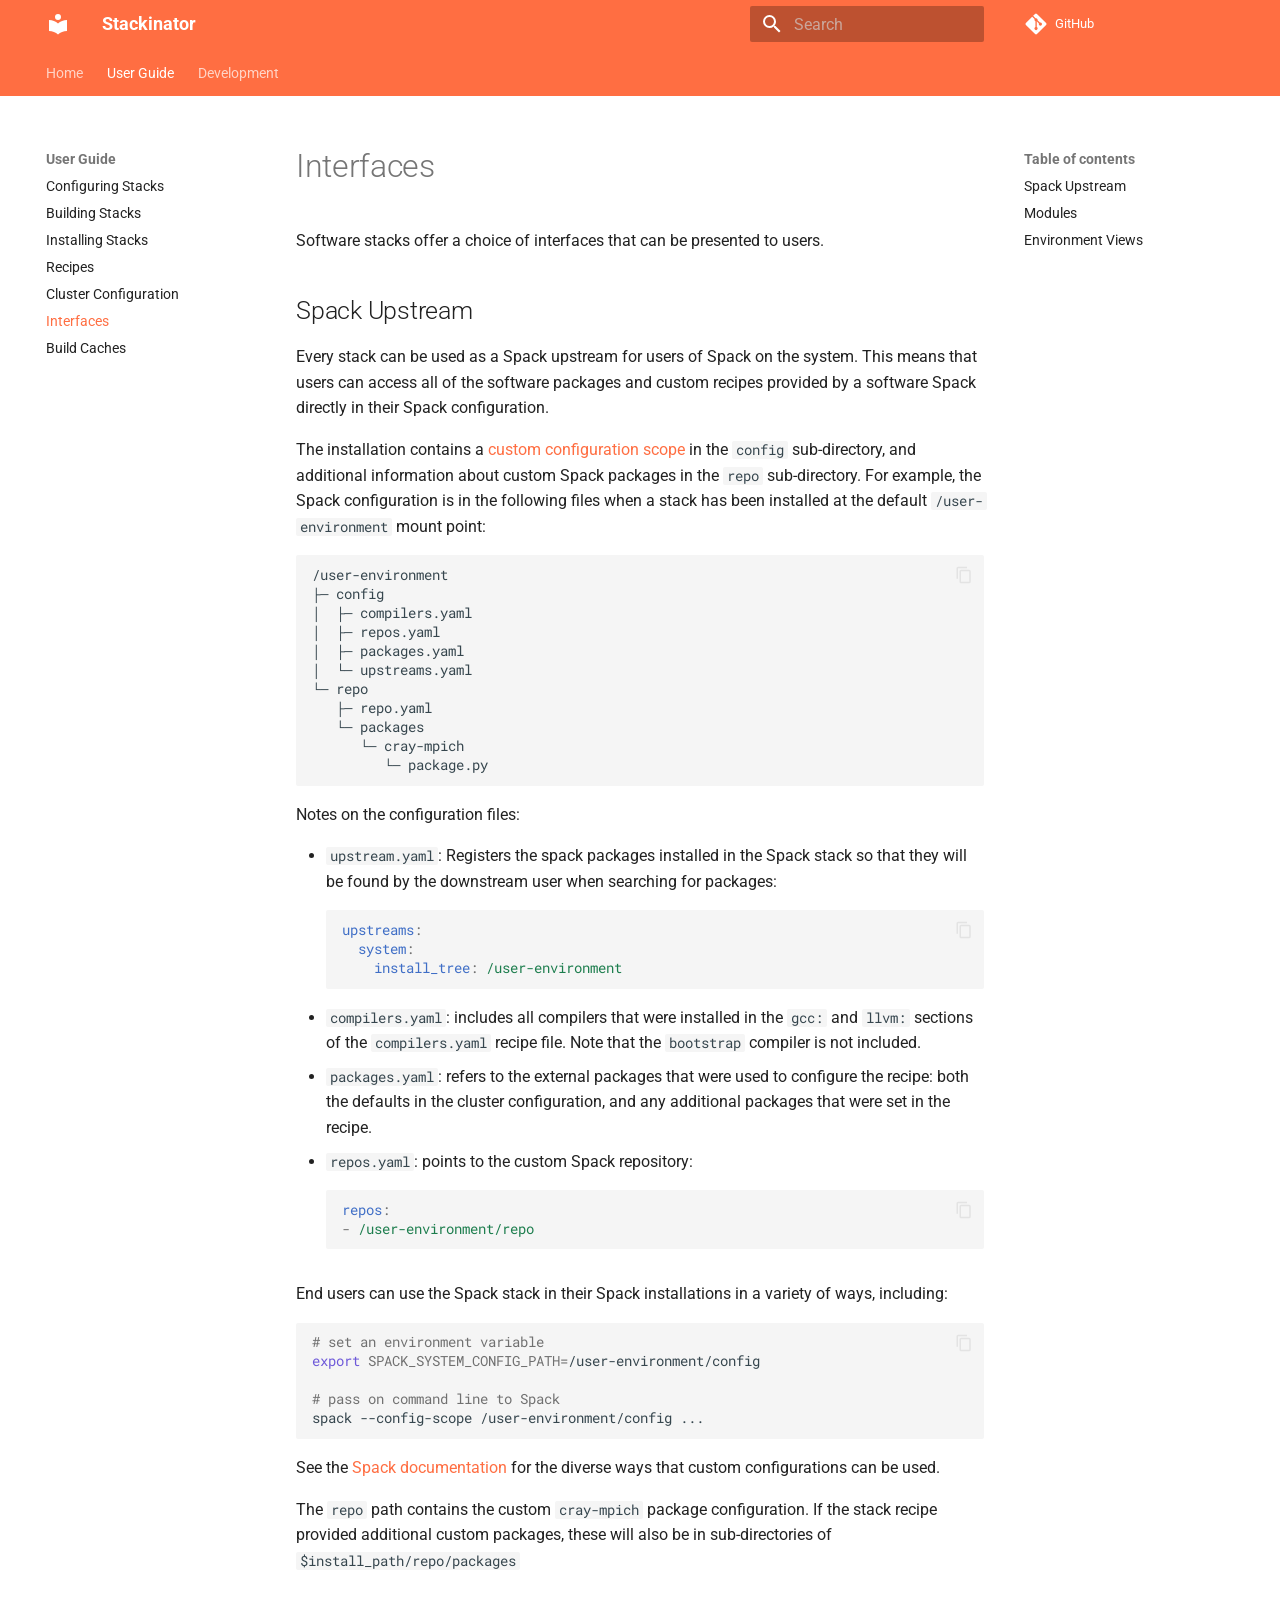
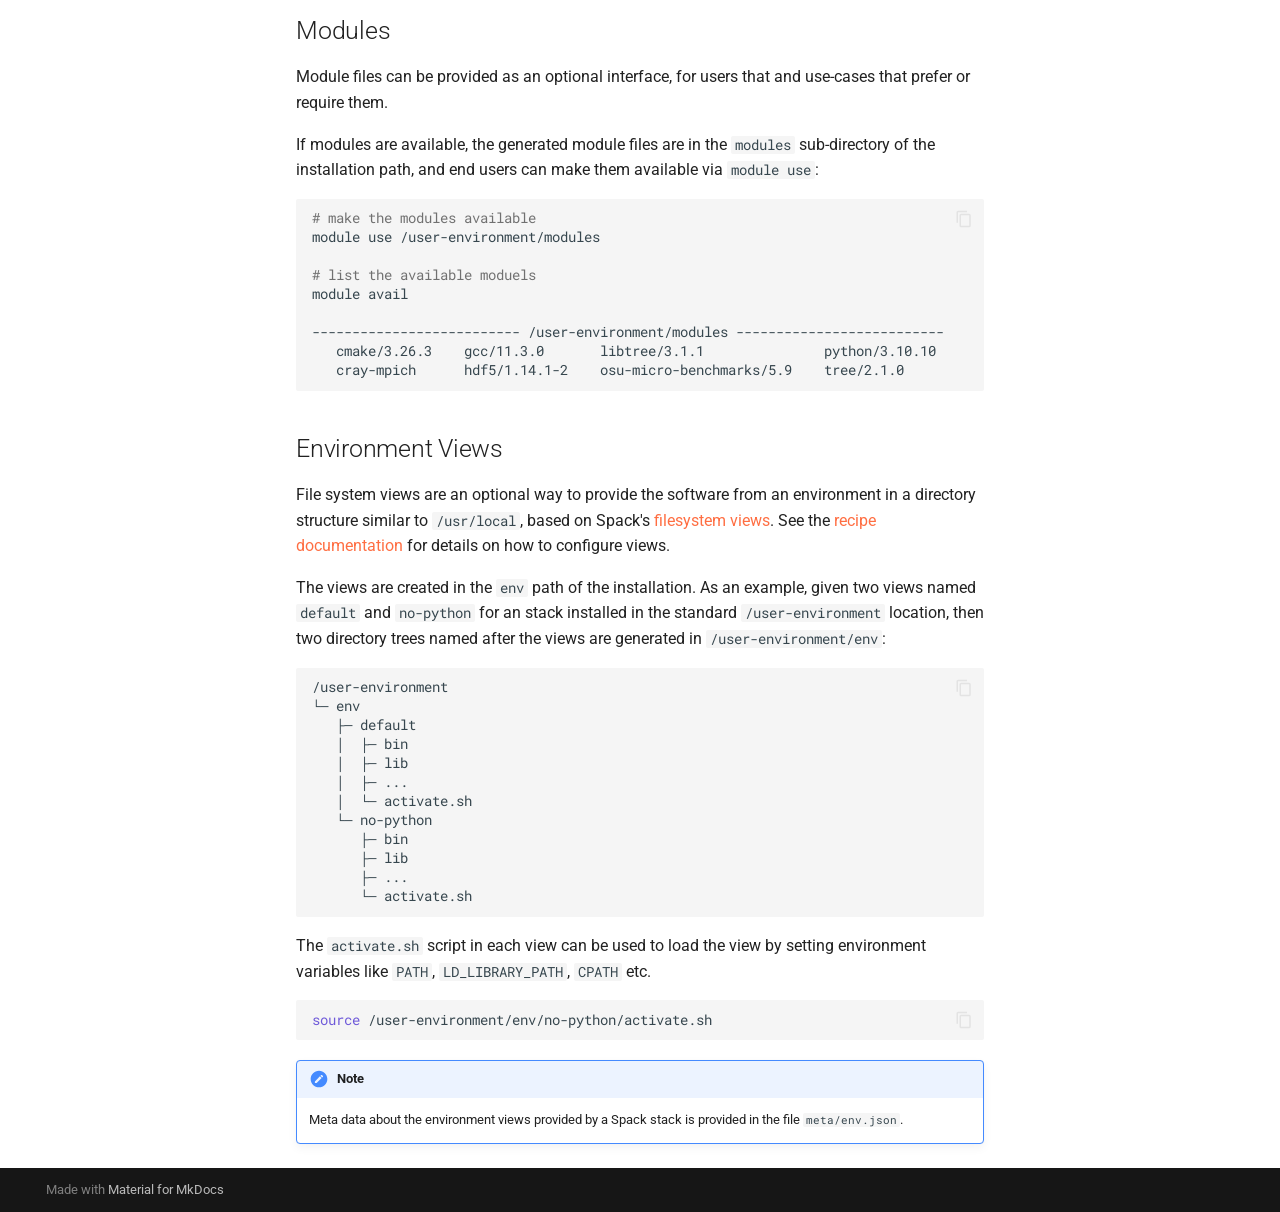
<file: interfaces/index.html>
<!doctype html>
<html lang="en" class="no-js">
  <head>
    
      <meta charset="utf-8">
      <meta name="viewport" content="width=device-width,initial-scale=1">
      
      
      
      
        <link rel="prev" href="../cluster-config/">
      
      
        <link rel="next" href="../build-caches/">
      
      
      <link rel="icon" href="../assets/images/favicon.png">
      <meta name="generator" content="mkdocs-1.6.1, mkdocs-material-9.6.2">
    
    
      
        <title>Interfaces - Stackinator</title>
      
    
    
      <link rel="stylesheet" href="../assets/stylesheets/main.d7758b05.min.css">
      
        
        <link rel="stylesheet" href="../assets/stylesheets/palette.06af60db.min.css">
      
      


    
    
      
    
    
      
        
        
        <link rel="preconnect" href="https://fonts.gstatic.com" crossorigin>
        <link rel="stylesheet" href="https://fonts.googleapis.com/css?family=Roboto:300,300i,400,400i,700,700i%7CRoboto+Mono:400,400i,700,700i&display=fallback">
        <style>:root{--md-text-font:"Roboto";--md-code-font:"Roboto Mono"}</style>
      
    
    
      <link rel="stylesheet" href="../stylesheets/extra.css">
    
    <script>__md_scope=new URL("..",location),__md_hash=e=>[...e].reduce(((e,_)=>(e<<5)-e+_.charCodeAt(0)),0),__md_get=(e,_=localStorage,t=__md_scope)=>JSON.parse(_.getItem(t.pathname+"."+e)),__md_set=(e,_,t=localStorage,a=__md_scope)=>{try{t.setItem(a.pathname+"."+e,JSON.stringify(_))}catch(e){}}</script>
    
      

    
    
    
  </head>
  
  
    
    
    
    
    
    <body dir="ltr" data-md-color-scheme="default" data-md-color-primary="deep-orange" data-md-color-accent="deep-orange">
  
    
    <input class="md-toggle" data-md-toggle="drawer" type="checkbox" id="__drawer" autocomplete="off">
    <input class="md-toggle" data-md-toggle="search" type="checkbox" id="__search" autocomplete="off">
    <label class="md-overlay" for="__drawer"></label>
    <div data-md-component="skip">
      
        
        <a href="#interfaces" class="md-skip">
          Skip to content
        </a>
      
    </div>
    <div data-md-component="announce">
      
    </div>
    
    
      

<header class="md-header" data-md-component="header">
  <nav class="md-header__inner md-grid" aria-label="Header">
    <a href=".." title="Stackinator" class="md-header__button md-logo" aria-label="Stackinator" data-md-component="logo">
      
  
  <svg xmlns="http://www.w3.org/2000/svg" viewBox="0 0 24 24"><path d="M12 8a3 3 0 0 0 3-3 3 3 0 0 0-3-3 3 3 0 0 0-3 3 3 3 0 0 0 3 3m0 3.54C9.64 9.35 6.5 8 3 8v11c3.5 0 6.64 1.35 9 3.54 2.36-2.19 5.5-3.54 9-3.54V8c-3.5 0-6.64 1.35-9 3.54"/></svg>

    </a>
    <label class="md-header__button md-icon" for="__drawer">
      
      <svg xmlns="http://www.w3.org/2000/svg" viewBox="0 0 24 24"><path d="M3 6h18v2H3zm0 5h18v2H3zm0 5h18v2H3z"/></svg>
    </label>
    <div class="md-header__title" data-md-component="header-title">
      <div class="md-header__ellipsis">
        <div class="md-header__topic">
          <span class="md-ellipsis">
            Stackinator
          </span>
        </div>
        <div class="md-header__topic" data-md-component="header-topic">
          <span class="md-ellipsis">
            
              Interfaces
            
          </span>
        </div>
      </div>
    </div>
    
      
    
    
    
    
      <label class="md-header__button md-icon" for="__search">
        
        <svg xmlns="http://www.w3.org/2000/svg" viewBox="0 0 24 24"><path d="M9.5 3A6.5 6.5 0 0 1 16 9.5c0 1.61-.59 3.09-1.56 4.23l.27.27h.79l5 5-1.5 1.5-5-5v-.79l-.27-.27A6.52 6.52 0 0 1 9.5 16 6.5 6.5 0 0 1 3 9.5 6.5 6.5 0 0 1 9.5 3m0 2C7 5 5 7 5 9.5S7 14 9.5 14 14 12 14 9.5 12 5 9.5 5"/></svg>
      </label>
      <div class="md-search" data-md-component="search" role="dialog">
  <label class="md-search__overlay" for="__search"></label>
  <div class="md-search__inner" role="search">
    <form class="md-search__form" name="search">
      <input type="text" class="md-search__input" name="query" aria-label="Search" placeholder="Search" autocapitalize="off" autocorrect="off" autocomplete="off" spellcheck="false" data-md-component="search-query" required>
      <label class="md-search__icon md-icon" for="__search">
        
        <svg xmlns="http://www.w3.org/2000/svg" viewBox="0 0 24 24"><path d="M9.5 3A6.5 6.5 0 0 1 16 9.5c0 1.61-.59 3.09-1.56 4.23l.27.27h.79l5 5-1.5 1.5-5-5v-.79l-.27-.27A6.52 6.52 0 0 1 9.5 16 6.5 6.5 0 0 1 3 9.5 6.5 6.5 0 0 1 9.5 3m0 2C7 5 5 7 5 9.5S7 14 9.5 14 14 12 14 9.5 12 5 9.5 5"/></svg>
        
        <svg xmlns="http://www.w3.org/2000/svg" viewBox="0 0 24 24"><path d="M20 11v2H8l5.5 5.5-1.42 1.42L4.16 12l7.92-7.92L13.5 5.5 8 11z"/></svg>
      </label>
      <nav class="md-search__options" aria-label="Search">
        
        <button type="reset" class="md-search__icon md-icon" title="Clear" aria-label="Clear" tabindex="-1">
          
          <svg xmlns="http://www.w3.org/2000/svg" viewBox="0 0 24 24"><path d="M19 6.41 17.59 5 12 10.59 6.41 5 5 6.41 10.59 12 5 17.59 6.41 19 12 13.41 17.59 19 19 17.59 13.41 12z"/></svg>
        </button>
      </nav>
      
    </form>
    <div class="md-search__output">
      <div class="md-search__scrollwrap" tabindex="0" data-md-scrollfix>
        <div class="md-search-result" data-md-component="search-result">
          <div class="md-search-result__meta">
            Initializing search
          </div>
          <ol class="md-search-result__list" role="presentation"></ol>
        </div>
      </div>
    </div>
  </div>
</div>
    
    
      <div class="md-header__source">
        <a href="https://github.com/eth-cscs/stackinator" title="Go to repository" class="md-source" data-md-component="source">
  <div class="md-source__icon md-icon">
    
    <svg xmlns="http://www.w3.org/2000/svg" viewBox="0 0 448 512"><!--! Font Awesome Free 6.7.2 by @fontawesome - https://fontawesome.com License - https://fontawesome.com/license/free (Icons: CC BY 4.0, Fonts: SIL OFL 1.1, Code: MIT License) Copyright 2024 Fonticons, Inc.--><path d="M439.55 236.05 244 40.45a28.87 28.87 0 0 0-40.81 0l-40.66 40.63 51.52 51.52c27.06-9.14 52.68 16.77 43.39 43.68l49.66 49.66c34.23-11.8 61.18 31 35.47 56.69-26.49 26.49-70.21-2.87-56-37.34L240.22 199v121.85c25.3 12.54 22.26 41.85 9.08 55a34.34 34.34 0 0 1-48.55 0c-17.57-17.6-11.07-46.91 11.25-56v-123c-20.8-8.51-24.6-30.74-18.64-45L142.57 101 8.45 235.14a28.86 28.86 0 0 0 0 40.81l195.61 195.6a28.86 28.86 0 0 0 40.8 0l194.69-194.69a28.86 28.86 0 0 0 0-40.81"/></svg>
  </div>
  <div class="md-source__repository">
    GitHub
  </div>
</a>
      </div>
    
  </nav>
  
</header>
    
    <div class="md-container" data-md-component="container">
      
      
        
          
            
<nav class="md-tabs" aria-label="Tabs" data-md-component="tabs">
  <div class="md-grid">
    <ul class="md-tabs__list">
      
        
  
  
  
    <li class="md-tabs__item">
      <a href=".." class="md-tabs__link">
        
  
    
  
  Home

      </a>
    </li>
  

      
        
  
  
    
  
  
    
    
      <li class="md-tabs__item md-tabs__item--active">
        <a href="../configuring/" class="md-tabs__link">
          
  
  User Guide

        </a>
      </li>
    
  

      
        
  
  
  
    <li class="md-tabs__item">
      <a href="../development/" class="md-tabs__link">
        
  
    
  
  Development

      </a>
    </li>
  

      
    </ul>
  </div>
</nav>
          
        
      
      <main class="md-main" data-md-component="main">
        <div class="md-main__inner md-grid">
          
            
              
              <div class="md-sidebar md-sidebar--primary" data-md-component="sidebar" data-md-type="navigation" >
                <div class="md-sidebar__scrollwrap">
                  <div class="md-sidebar__inner">
                    


  


<nav class="md-nav md-nav--primary md-nav--lifted" aria-label="Navigation" data-md-level="0">
  <label class="md-nav__title" for="__drawer">
    <a href=".." title="Stackinator" class="md-nav__button md-logo" aria-label="Stackinator" data-md-component="logo">
      
  
  <svg xmlns="http://www.w3.org/2000/svg" viewBox="0 0 24 24"><path d="M12 8a3 3 0 0 0 3-3 3 3 0 0 0-3-3 3 3 0 0 0-3 3 3 3 0 0 0 3 3m0 3.54C9.64 9.35 6.5 8 3 8v11c3.5 0 6.64 1.35 9 3.54 2.36-2.19 5.5-3.54 9-3.54V8c-3.5 0-6.64 1.35-9 3.54"/></svg>

    </a>
    Stackinator
  </label>
  
    <div class="md-nav__source">
      <a href="https://github.com/eth-cscs/stackinator" title="Go to repository" class="md-source" data-md-component="source">
  <div class="md-source__icon md-icon">
    
    <svg xmlns="http://www.w3.org/2000/svg" viewBox="0 0 448 512"><!--! Font Awesome Free 6.7.2 by @fontawesome - https://fontawesome.com License - https://fontawesome.com/license/free (Icons: CC BY 4.0, Fonts: SIL OFL 1.1, Code: MIT License) Copyright 2024 Fonticons, Inc.--><path d="M439.55 236.05 244 40.45a28.87 28.87 0 0 0-40.81 0l-40.66 40.63 51.52 51.52c27.06-9.14 52.68 16.77 43.39 43.68l49.66 49.66c34.23-11.8 61.18 31 35.47 56.69-26.49 26.49-70.21-2.87-56-37.34L240.22 199v121.85c25.3 12.54 22.26 41.85 9.08 55a34.34 34.34 0 0 1-48.55 0c-17.57-17.6-11.07-46.91 11.25-56v-123c-20.8-8.51-24.6-30.74-18.64-45L142.57 101 8.45 235.14a28.86 28.86 0 0 0 0 40.81l195.61 195.6a28.86 28.86 0 0 0 40.8 0l194.69-194.69a28.86 28.86 0 0 0 0-40.81"/></svg>
  </div>
  <div class="md-source__repository">
    GitHub
  </div>
</a>
    </div>
  
  <ul class="md-nav__list" data-md-scrollfix>
    
      
      
  
  
  
  
    <li class="md-nav__item">
      <a href=".." class="md-nav__link">
        
  
  <span class="md-ellipsis">
    Home
    
  </span>
  

      </a>
    </li>
  

    
      
      
  
  
    
  
  
  
    
    
    
      
        
        
      
      
    
    
    <li class="md-nav__item md-nav__item--active md-nav__item--section md-nav__item--nested">
      
        
        
        <input class="md-nav__toggle md-toggle " type="checkbox" id="__nav_2" checked>
        
          
          <label class="md-nav__link" for="__nav_2" id="__nav_2_label" tabindex="">
            
  
  <span class="md-ellipsis">
    User Guide
    
  </span>
  

            <span class="md-nav__icon md-icon"></span>
          </label>
        
        <nav class="md-nav" data-md-level="1" aria-labelledby="__nav_2_label" aria-expanded="true">
          <label class="md-nav__title" for="__nav_2">
            <span class="md-nav__icon md-icon"></span>
            User Guide
          </label>
          <ul class="md-nav__list" data-md-scrollfix>
            
              
                
  
  
  
  
    <li class="md-nav__item">
      <a href="../configuring/" class="md-nav__link">
        
  
  <span class="md-ellipsis">
    Configuring Stacks
    
  </span>
  

      </a>
    </li>
  

              
            
              
                
  
  
  
  
    <li class="md-nav__item">
      <a href="../building/" class="md-nav__link">
        
  
  <span class="md-ellipsis">
    Building Stacks
    
  </span>
  

      </a>
    </li>
  

              
            
              
                
  
  
  
  
    <li class="md-nav__item">
      <a href="../installing/" class="md-nav__link">
        
  
  <span class="md-ellipsis">
    Installing Stacks
    
  </span>
  

      </a>
    </li>
  

              
            
              
                
  
  
  
  
    <li class="md-nav__item">
      <a href="../recipes/" class="md-nav__link">
        
  
  <span class="md-ellipsis">
    Recipes
    
  </span>
  

      </a>
    </li>
  

              
            
              
                
  
  
  
  
    <li class="md-nav__item">
      <a href="../cluster-config/" class="md-nav__link">
        
  
  <span class="md-ellipsis">
    Cluster Configuration
    
  </span>
  

      </a>
    </li>
  

              
            
              
                
  
  
    
  
  
  
    <li class="md-nav__item md-nav__item--active">
      
      <input class="md-nav__toggle md-toggle" type="checkbox" id="__toc">
      
      
        
      
      
        <label class="md-nav__link md-nav__link--active" for="__toc">
          
  
  <span class="md-ellipsis">
    Interfaces
    
  </span>
  

          <span class="md-nav__icon md-icon"></span>
        </label>
      
      <a href="./" class="md-nav__link md-nav__link--active">
        
  
  <span class="md-ellipsis">
    Interfaces
    
  </span>
  

      </a>
      
        

<nav class="md-nav md-nav--secondary" aria-label="Table of contents">
  
  
  
    
  
  
    <label class="md-nav__title" for="__toc">
      <span class="md-nav__icon md-icon"></span>
      Table of contents
    </label>
    <ul class="md-nav__list" data-md-component="toc" data-md-scrollfix>
      
        <li class="md-nav__item">
  <a href="#spack-upstream" class="md-nav__link">
    <span class="md-ellipsis">
      Spack Upstream
    </span>
  </a>
  
</li>
      
        <li class="md-nav__item">
  <a href="#modules" class="md-nav__link">
    <span class="md-ellipsis">
      Modules
    </span>
  </a>
  
</li>
      
        <li class="md-nav__item">
  <a href="#environment-views" class="md-nav__link">
    <span class="md-ellipsis">
      Environment Views
    </span>
  </a>
  
</li>
      
    </ul>
  
</nav>
      
    </li>
  

              
            
              
                
  
  
  
  
    <li class="md-nav__item">
      <a href="../build-caches/" class="md-nav__link">
        
  
  <span class="md-ellipsis">
    Build Caches
    
  </span>
  

      </a>
    </li>
  

              
            
          </ul>
        </nav>
      
    </li>
  

    
      
      
  
  
  
  
    <li class="md-nav__item">
      <a href="../development/" class="md-nav__link">
        
  
  <span class="md-ellipsis">
    Development
    
  </span>
  

      </a>
    </li>
  

    
  </ul>
</nav>
                  </div>
                </div>
              </div>
            
            
              
              <div class="md-sidebar md-sidebar--secondary" data-md-component="sidebar" data-md-type="toc" >
                <div class="md-sidebar__scrollwrap">
                  <div class="md-sidebar__inner">
                    

<nav class="md-nav md-nav--secondary" aria-label="Table of contents">
  
  
  
    
  
  
    <label class="md-nav__title" for="__toc">
      <span class="md-nav__icon md-icon"></span>
      Table of contents
    </label>
    <ul class="md-nav__list" data-md-component="toc" data-md-scrollfix>
      
        <li class="md-nav__item">
  <a href="#spack-upstream" class="md-nav__link">
    <span class="md-ellipsis">
      Spack Upstream
    </span>
  </a>
  
</li>
      
        <li class="md-nav__item">
  <a href="#modules" class="md-nav__link">
    <span class="md-ellipsis">
      Modules
    </span>
  </a>
  
</li>
      
        <li class="md-nav__item">
  <a href="#environment-views" class="md-nav__link">
    <span class="md-ellipsis">
      Environment Views
    </span>
  </a>
  
</li>
      
    </ul>
  
</nav>
                  </div>
                </div>
              </div>
            
          
          
            <div class="md-content" data-md-component="content">
              <article class="md-content__inner md-typeset">
                
                  


  
  


<h1 id="interfaces">Interfaces<a class="headerlink" href="#interfaces" title="Permanent link">&para;</a></h1>
<p>Software stacks offer a choice of interfaces that can be presented to users.</p>
<h2 id="spack-upstream">Spack Upstream<a class="headerlink" href="#spack-upstream" title="Permanent link">&para;</a></h2>
<p>Every stack can be used as a Spack upstream for users of Spack on the system.
This means that users can access all of the software packages and custom recipes provided by a software Spack directly in their Spack configuration.</p>
<p>The installation contains a <a href="https://spack.readthedocs.io/en/latest/configuration.html#custom-scopes">custom configuration scope</a> in the <code>config</code> sub-directory, and additional information about custom Spack packages in the <code>repo</code> sub-directory.
For example, the Spack configuration is in the following files when a stack has been installed at the default <code>/user-environment</code> mount point:
<div class="language-text highlight"><pre><span></span><code><span id="__span-0-1"><a id="__codelineno-0-1" name="__codelineno-0-1" href="#__codelineno-0-1"></a>/user-environment
</span><span id="__span-0-2"><a id="__codelineno-0-2" name="__codelineno-0-2" href="#__codelineno-0-2"></a>├─ config
</span><span id="__span-0-3"><a id="__codelineno-0-3" name="__codelineno-0-3" href="#__codelineno-0-3"></a>│  ├─ compilers.yaml
</span><span id="__span-0-4"><a id="__codelineno-0-4" name="__codelineno-0-4" href="#__codelineno-0-4"></a>│  ├─ repos.yaml
</span><span id="__span-0-5"><a id="__codelineno-0-5" name="__codelineno-0-5" href="#__codelineno-0-5"></a>│  ├─ packages.yaml
</span><span id="__span-0-6"><a id="__codelineno-0-6" name="__codelineno-0-6" href="#__codelineno-0-6"></a>│  └─ upstreams.yaml
</span><span id="__span-0-7"><a id="__codelineno-0-7" name="__codelineno-0-7" href="#__codelineno-0-7"></a>└─ repo
</span><span id="__span-0-8"><a id="__codelineno-0-8" name="__codelineno-0-8" href="#__codelineno-0-8"></a>   ├─ repo.yaml
</span><span id="__span-0-9"><a id="__codelineno-0-9" name="__codelineno-0-9" href="#__codelineno-0-9"></a>   └─ packages
</span><span id="__span-0-10"><a id="__codelineno-0-10" name="__codelineno-0-10" href="#__codelineno-0-10"></a>      └─ cray-mpich
</span><span id="__span-0-11"><a id="__codelineno-0-11" name="__codelineno-0-11" href="#__codelineno-0-11"></a>         └─ package.py
</span></code></pre></div></p>
<p>Notes on the configuration files:</p>
<ul>
<li><code>upstream.yaml</code>: Registers the spack packages installed in the Spack stack so that they will be found by the downstream user when searching for packages:
    <div class="language-yaml highlight"><pre><span></span><code><span id="__span-1-1"><a id="__codelineno-1-1" name="__codelineno-1-1" href="#__codelineno-1-1"></a><span class="nt">upstreams</span><span class="p">:</span>
</span><span id="__span-1-2"><a id="__codelineno-1-2" name="__codelineno-1-2" href="#__codelineno-1-2"></a><span class="w">  </span><span class="nt">system</span><span class="p">:</span>
</span><span id="__span-1-3"><a id="__codelineno-1-3" name="__codelineno-1-3" href="#__codelineno-1-3"></a><span class="w">    </span><span class="nt">install_tree</span><span class="p">:</span><span class="w"> </span><span class="l l-Scalar l-Scalar-Plain">/user-environment</span>
</span></code></pre></div></li>
<li><code>compilers.yaml</code>: includes all compilers that were installed in the <code>gcc:</code> and <code>llvm:</code> sections of the <code>compilers.yaml</code> recipe file. Note that the <code>bootstrap</code> compiler is not included.</li>
<li><code>packages.yaml</code>: refers to the external packages that were used to configure the recipe: both the defaults in the cluster configuration, and any additional packages that were set in the recipe.</li>
<li><code>repos.yaml</code>: points to the custom Spack repository:
    <div class="language-yaml highlight"><pre><span></span><code><span id="__span-2-1"><a id="__codelineno-2-1" name="__codelineno-2-1" href="#__codelineno-2-1"></a><span class="nt">repos</span><span class="p">:</span>
</span><span id="__span-2-2"><a id="__codelineno-2-2" name="__codelineno-2-2" href="#__codelineno-2-2"></a><span class="p p-Indicator">-</span><span class="w"> </span><span class="l l-Scalar l-Scalar-Plain">/user-environment/repo</span>
</span></code></pre></div></li>
</ul>
<p>End users can use the Spack stack in their Spack installations in a variety of ways, including:
<div class="language-bash highlight"><pre><span></span><code><span id="__span-3-1"><a id="__codelineno-3-1" name="__codelineno-3-1" href="#__codelineno-3-1"></a><span class="c1"># set an environment variable</span>
</span><span id="__span-3-2"><a id="__codelineno-3-2" name="__codelineno-3-2" href="#__codelineno-3-2"></a><span class="nb">export</span><span class="w"> </span><span class="nv">SPACK_SYSTEM_CONFIG_PATH</span><span class="o">=</span>/user-environment/config
</span><span id="__span-3-3"><a id="__codelineno-3-3" name="__codelineno-3-3" href="#__codelineno-3-3"></a>
</span><span id="__span-3-4"><a id="__codelineno-3-4" name="__codelineno-3-4" href="#__codelineno-3-4"></a><span class="c1"># pass on command line to Spack</span>
</span><span id="__span-3-5"><a id="__codelineno-3-5" name="__codelineno-3-5" href="#__codelineno-3-5"></a>spack<span class="w"> </span>--config-scope<span class="w"> </span>/user-environment/config<span class="w"> </span>...
</span></code></pre></div></p>
<p>See the <a href="https://spack.readthedocs.io/en/latest/configuration.html">Spack documentation</a> for the diverse ways that custom configurations can be used.</p>
<p>The <code>repo</code> path contains the custom <code>cray-mpich</code> package configuration.
If the stack recipe provided additional custom packages, these will also be in sub-directories of <code>$install_path/repo/packages</code></p>
<h2 id="modules">Modules<a class="headerlink" href="#modules" title="Permanent link">&para;</a></h2>
<p>Module files can be provided as an optional interface, for users that and use-cases that prefer or require them.</p>
<p>If modules are available, the generated module files are in the <code>modules</code> sub-directory of the installation path, and end users can make them available via <code>module use</code>:</p>
<div class="language-bash highlight"><pre><span></span><code><span id="__span-4-1"><a id="__codelineno-4-1" name="__codelineno-4-1" href="#__codelineno-4-1"></a><span class="c1"># make the modules available</span>
</span><span id="__span-4-2"><a id="__codelineno-4-2" name="__codelineno-4-2" href="#__codelineno-4-2"></a>module<span class="w"> </span>use<span class="w"> </span>/user-environment/modules
</span><span id="__span-4-3"><a id="__codelineno-4-3" name="__codelineno-4-3" href="#__codelineno-4-3"></a>
</span><span id="__span-4-4"><a id="__codelineno-4-4" name="__codelineno-4-4" href="#__codelineno-4-4"></a><span class="c1"># list the available moduels</span>
</span><span id="__span-4-5"><a id="__codelineno-4-5" name="__codelineno-4-5" href="#__codelineno-4-5"></a>module<span class="w"> </span>avail
</span><span id="__span-4-6"><a id="__codelineno-4-6" name="__codelineno-4-6" href="#__codelineno-4-6"></a>
</span><span id="__span-4-7"><a id="__codelineno-4-7" name="__codelineno-4-7" href="#__codelineno-4-7"></a>--------------------------<span class="w"> </span>/user-environment/modules<span class="w"> </span>--------------------------
</span><span id="__span-4-8"><a id="__codelineno-4-8" name="__codelineno-4-8" href="#__codelineno-4-8"></a><span class="w">   </span>cmake/3.26.3<span class="w">    </span>gcc/11.3.0<span class="w">       </span>libtree/3.1.1<span class="w">               </span>python/3.10.10
</span><span id="__span-4-9"><a id="__codelineno-4-9" name="__codelineno-4-9" href="#__codelineno-4-9"></a><span class="w">   </span>cray-mpich<span class="w">      </span>hdf5/1.14.1-2<span class="w">    </span>osu-micro-benchmarks/5.9<span class="w">    </span>tree/2.1.0
</span></code></pre></div>
<h2 id="environment-views">Environment Views<a class="headerlink" href="#environment-views" title="Permanent link">&para;</a></h2>
<p>File system views are an optional way to provide the software from an environment in a directory structure similar to <code>/usr/local</code>, based on Spack's <a href="https://spack.readthedocs.io/en/latest/environments.html#filesystem-views">filesystem views</a>.
See the <a href="../recipes/#views">recipe documentation</a> for details on how to configure views.</p>
<p>The views are created in the <code>env</code> path of the installation.
As an example, given two views named <code>default</code> and <code>no-python</code> for an stack installed in the standard <code>/user-environment</code> location, then two directory trees named after the views are generated in <code>/user-environment/env</code>:</p>
<div class="language-text highlight"><pre><span></span><code><span id="__span-5-1"><a id="__codelineno-5-1" name="__codelineno-5-1" href="#__codelineno-5-1"></a>/user-environment
</span><span id="__span-5-2"><a id="__codelineno-5-2" name="__codelineno-5-2" href="#__codelineno-5-2"></a>└─ env
</span><span id="__span-5-3"><a id="__codelineno-5-3" name="__codelineno-5-3" href="#__codelineno-5-3"></a>   ├─ default
</span><span id="__span-5-4"><a id="__codelineno-5-4" name="__codelineno-5-4" href="#__codelineno-5-4"></a>   │  ├─ bin
</span><span id="__span-5-5"><a id="__codelineno-5-5" name="__codelineno-5-5" href="#__codelineno-5-5"></a>   │  ├─ lib
</span><span id="__span-5-6"><a id="__codelineno-5-6" name="__codelineno-5-6" href="#__codelineno-5-6"></a>   │  ├─ ...
</span><span id="__span-5-7"><a id="__codelineno-5-7" name="__codelineno-5-7" href="#__codelineno-5-7"></a>   │  └─ activate.sh
</span><span id="__span-5-8"><a id="__codelineno-5-8" name="__codelineno-5-8" href="#__codelineno-5-8"></a>   └─ no-python
</span><span id="__span-5-9"><a id="__codelineno-5-9" name="__codelineno-5-9" href="#__codelineno-5-9"></a>      ├─ bin
</span><span id="__span-5-10"><a id="__codelineno-5-10" name="__codelineno-5-10" href="#__codelineno-5-10"></a>      ├─ lib
</span><span id="__span-5-11"><a id="__codelineno-5-11" name="__codelineno-5-11" href="#__codelineno-5-11"></a>      ├─ ...
</span><span id="__span-5-12"><a id="__codelineno-5-12" name="__codelineno-5-12" href="#__codelineno-5-12"></a>      └─ activate.sh
</span></code></pre></div>
<p>The <code>activate.sh</code> script in each view can be used to load the view by setting environment variables like <code>PATH</code>, <code>LD_LIBRARY_PATH</code>, <code>CPATH</code> etc.</p>
<div class="language-bash highlight"><pre><span></span><code><span id="__span-6-1"><a id="__codelineno-6-1" name="__codelineno-6-1" href="#__codelineno-6-1"></a><span class="nb">source</span><span class="w"> </span>/user-environment/env/no-python/activate.sh
</span></code></pre></div>
<div class="admonition note">
<p class="admonition-title">Note</p>
<p>Meta data about the environment views provided by a Spack stack is provided in the file <code>meta/env.json</code>.</p>
</div>












                
              </article>
            </div>
          
          
<script>var target=document.getElementById(location.hash.slice(1));target&&target.name&&(target.checked=target.name.startsWith("__tabbed_"))</script>
        </div>
        
      </main>
      
        <footer class="md-footer">
  
  <div class="md-footer-meta md-typeset">
    <div class="md-footer-meta__inner md-grid">
      <div class="md-copyright">
  
  
    Made with
    <a href="https://squidfunk.github.io/mkdocs-material/" target="_blank" rel="noopener">
      Material for MkDocs
    </a>
  
</div>
      
    </div>
  </div>
</footer>
      
    </div>
    <div class="md-dialog" data-md-component="dialog">
      <div class="md-dialog__inner md-typeset"></div>
    </div>
    
    
    <script id="__config" type="application/json">{"base": "..", "features": ["content.code.copy", "navigation.tabs"], "search": "../assets/javascripts/workers/search.f8cc74c7.min.js", "translations": {"clipboard.copied": "Copied to clipboard", "clipboard.copy": "Copy to clipboard", "search.result.more.one": "1 more on this page", "search.result.more.other": "# more on this page", "search.result.none": "No matching documents", "search.result.one": "1 matching document", "search.result.other": "# matching documents", "search.result.placeholder": "Type to start searching", "search.result.term.missing": "Missing", "select.version": "Select version"}}</script>
    
    
      <script src="../assets/javascripts/bundle.f13b1293.min.js"></script>
      
    
  </body>
</html>
</file>
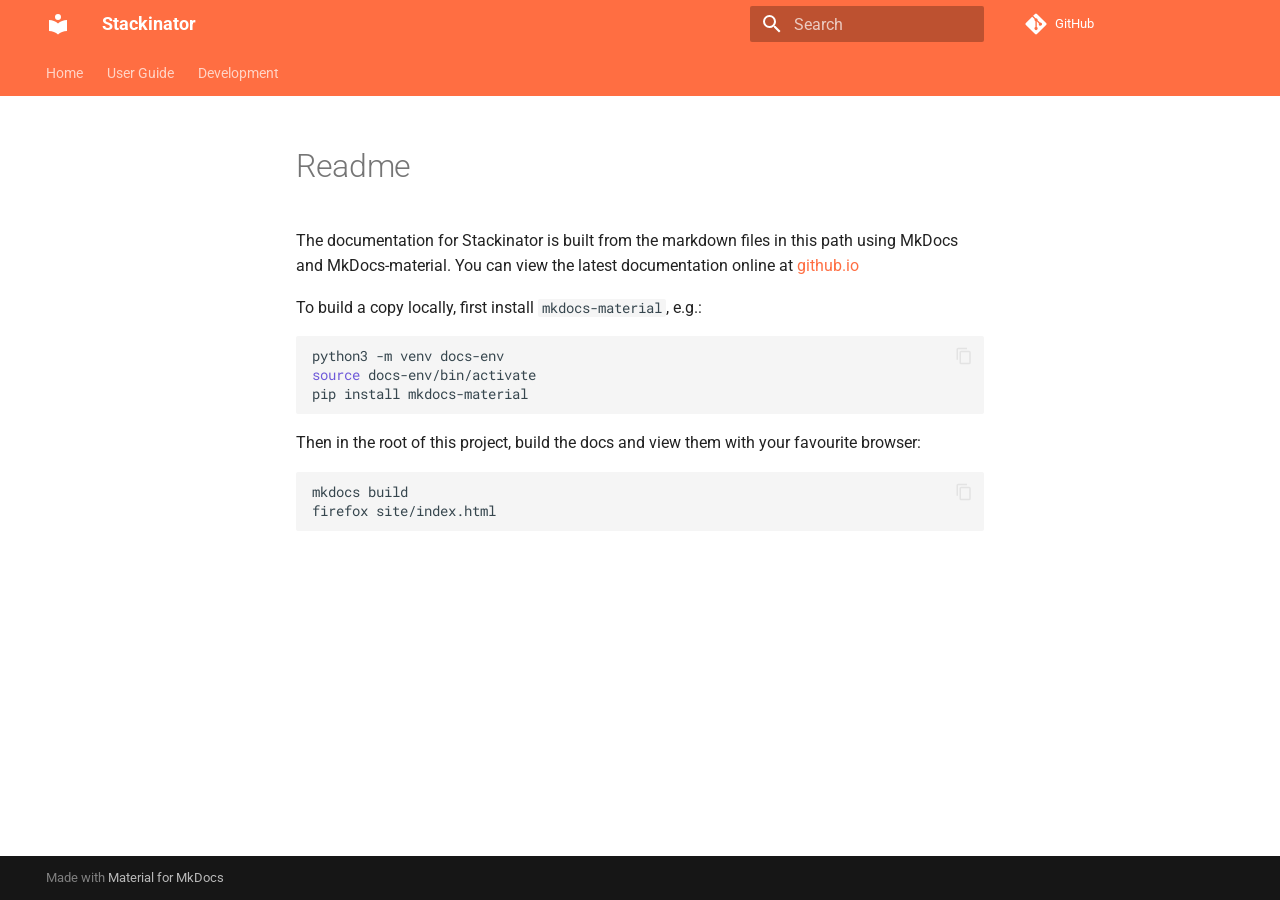
<file: readme/index.html>
<!doctype html>
<html lang="en" class="no-js">
  <head>
    
      <meta charset="utf-8">
      <meta name="viewport" content="width=device-width,initial-scale=1">
      
      
      
      
      
      
      <link rel="icon" href="../assets/images/favicon.png">
      <meta name="generator" content="mkdocs-1.6.1, mkdocs-material-9.6.2">
    
    
      
        <title>Readme - Stackinator</title>
      
    
    
      <link rel="stylesheet" href="../assets/stylesheets/main.d7758b05.min.css">
      
        
        <link rel="stylesheet" href="../assets/stylesheets/palette.06af60db.min.css">
      
      


    
    
      
    
    
      
        
        
        <link rel="preconnect" href="https://fonts.gstatic.com" crossorigin>
        <link rel="stylesheet" href="https://fonts.googleapis.com/css?family=Roboto:300,300i,400,400i,700,700i%7CRoboto+Mono:400,400i,700,700i&display=fallback">
        <style>:root{--md-text-font:"Roboto";--md-code-font:"Roboto Mono"}</style>
      
    
    
      <link rel="stylesheet" href="../stylesheets/extra.css">
    
    <script>__md_scope=new URL("..",location),__md_hash=e=>[...e].reduce(((e,_)=>(e<<5)-e+_.charCodeAt(0)),0),__md_get=(e,_=localStorage,t=__md_scope)=>JSON.parse(_.getItem(t.pathname+"."+e)),__md_set=(e,_,t=localStorage,a=__md_scope)=>{try{t.setItem(a.pathname+"."+e,JSON.stringify(_))}catch(e){}}</script>
    
      

    
    
    
  </head>
  
  
    
    
    
    
    
    <body dir="ltr" data-md-color-scheme="default" data-md-color-primary="deep-orange" data-md-color-accent="deep-orange">
  
    
    <input class="md-toggle" data-md-toggle="drawer" type="checkbox" id="__drawer" autocomplete="off">
    <input class="md-toggle" data-md-toggle="search" type="checkbox" id="__search" autocomplete="off">
    <label class="md-overlay" for="__drawer"></label>
    <div data-md-component="skip">
      
    </div>
    <div data-md-component="announce">
      
    </div>
    
    
      

<header class="md-header" data-md-component="header">
  <nav class="md-header__inner md-grid" aria-label="Header">
    <a href=".." title="Stackinator" class="md-header__button md-logo" aria-label="Stackinator" data-md-component="logo">
      
  
  <svg xmlns="http://www.w3.org/2000/svg" viewBox="0 0 24 24"><path d="M12 8a3 3 0 0 0 3-3 3 3 0 0 0-3-3 3 3 0 0 0-3 3 3 3 0 0 0 3 3m0 3.54C9.64 9.35 6.5 8 3 8v11c3.5 0 6.64 1.35 9 3.54 2.36-2.19 5.5-3.54 9-3.54V8c-3.5 0-6.64 1.35-9 3.54"/></svg>

    </a>
    <label class="md-header__button md-icon" for="__drawer">
      
      <svg xmlns="http://www.w3.org/2000/svg" viewBox="0 0 24 24"><path d="M3 6h18v2H3zm0 5h18v2H3zm0 5h18v2H3z"/></svg>
    </label>
    <div class="md-header__title" data-md-component="header-title">
      <div class="md-header__ellipsis">
        <div class="md-header__topic">
          <span class="md-ellipsis">
            Stackinator
          </span>
        </div>
        <div class="md-header__topic" data-md-component="header-topic">
          <span class="md-ellipsis">
            
              Readme
            
          </span>
        </div>
      </div>
    </div>
    
      
    
    
    
    
      <label class="md-header__button md-icon" for="__search">
        
        <svg xmlns="http://www.w3.org/2000/svg" viewBox="0 0 24 24"><path d="M9.5 3A6.5 6.5 0 0 1 16 9.5c0 1.61-.59 3.09-1.56 4.23l.27.27h.79l5 5-1.5 1.5-5-5v-.79l-.27-.27A6.52 6.52 0 0 1 9.5 16 6.5 6.5 0 0 1 3 9.5 6.5 6.5 0 0 1 9.5 3m0 2C7 5 5 7 5 9.5S7 14 9.5 14 14 12 14 9.5 12 5 9.5 5"/></svg>
      </label>
      <div class="md-search" data-md-component="search" role="dialog">
  <label class="md-search__overlay" for="__search"></label>
  <div class="md-search__inner" role="search">
    <form class="md-search__form" name="search">
      <input type="text" class="md-search__input" name="query" aria-label="Search" placeholder="Search" autocapitalize="off" autocorrect="off" autocomplete="off" spellcheck="false" data-md-component="search-query" required>
      <label class="md-search__icon md-icon" for="__search">
        
        <svg xmlns="http://www.w3.org/2000/svg" viewBox="0 0 24 24"><path d="M9.5 3A6.5 6.5 0 0 1 16 9.5c0 1.61-.59 3.09-1.56 4.23l.27.27h.79l5 5-1.5 1.5-5-5v-.79l-.27-.27A6.52 6.52 0 0 1 9.5 16 6.5 6.5 0 0 1 3 9.5 6.5 6.5 0 0 1 9.5 3m0 2C7 5 5 7 5 9.5S7 14 9.5 14 14 12 14 9.5 12 5 9.5 5"/></svg>
        
        <svg xmlns="http://www.w3.org/2000/svg" viewBox="0 0 24 24"><path d="M20 11v2H8l5.5 5.5-1.42 1.42L4.16 12l7.92-7.92L13.5 5.5 8 11z"/></svg>
      </label>
      <nav class="md-search__options" aria-label="Search">
        
        <button type="reset" class="md-search__icon md-icon" title="Clear" aria-label="Clear" tabindex="-1">
          
          <svg xmlns="http://www.w3.org/2000/svg" viewBox="0 0 24 24"><path d="M19 6.41 17.59 5 12 10.59 6.41 5 5 6.41 10.59 12 5 17.59 6.41 19 12 13.41 17.59 19 19 17.59 13.41 12z"/></svg>
        </button>
      </nav>
      
    </form>
    <div class="md-search__output">
      <div class="md-search__scrollwrap" tabindex="0" data-md-scrollfix>
        <div class="md-search-result" data-md-component="search-result">
          <div class="md-search-result__meta">
            Initializing search
          </div>
          <ol class="md-search-result__list" role="presentation"></ol>
        </div>
      </div>
    </div>
  </div>
</div>
    
    
      <div class="md-header__source">
        <a href="https://github.com/eth-cscs/stackinator" title="Go to repository" class="md-source" data-md-component="source">
  <div class="md-source__icon md-icon">
    
    <svg xmlns="http://www.w3.org/2000/svg" viewBox="0 0 448 512"><!--! Font Awesome Free 6.7.2 by @fontawesome - https://fontawesome.com License - https://fontawesome.com/license/free (Icons: CC BY 4.0, Fonts: SIL OFL 1.1, Code: MIT License) Copyright 2024 Fonticons, Inc.--><path d="M439.55 236.05 244 40.45a28.87 28.87 0 0 0-40.81 0l-40.66 40.63 51.52 51.52c27.06-9.14 52.68 16.77 43.39 43.68l49.66 49.66c34.23-11.8 61.18 31 35.47 56.69-26.49 26.49-70.21-2.87-56-37.34L240.22 199v121.85c25.3 12.54 22.26 41.85 9.08 55a34.34 34.34 0 0 1-48.55 0c-17.57-17.6-11.07-46.91 11.25-56v-123c-20.8-8.51-24.6-30.74-18.64-45L142.57 101 8.45 235.14a28.86 28.86 0 0 0 0 40.81l195.61 195.6a28.86 28.86 0 0 0 40.8 0l194.69-194.69a28.86 28.86 0 0 0 0-40.81"/></svg>
  </div>
  <div class="md-source__repository">
    GitHub
  </div>
</a>
      </div>
    
  </nav>
  
</header>
    
    <div class="md-container" data-md-component="container">
      
      
        
          
            
<nav class="md-tabs" aria-label="Tabs" data-md-component="tabs">
  <div class="md-grid">
    <ul class="md-tabs__list">
      
        
  
  
  
    <li class="md-tabs__item">
      <a href=".." class="md-tabs__link">
        
  
    
  
  Home

      </a>
    </li>
  

      
        
  
  
  
    
    
      <li class="md-tabs__item">
        <a href="../configuring/" class="md-tabs__link">
          
  
  User Guide

        </a>
      </li>
    
  

      
        
  
  
  
    <li class="md-tabs__item">
      <a href="../development/" class="md-tabs__link">
        
  
    
  
  Development

      </a>
    </li>
  

      
    </ul>
  </div>
</nav>
          
        
      
      <main class="md-main" data-md-component="main">
        <div class="md-main__inner md-grid">
          
            
              
              <div class="md-sidebar md-sidebar--primary" data-md-component="sidebar" data-md-type="navigation" >
                <div class="md-sidebar__scrollwrap">
                  <div class="md-sidebar__inner">
                    


  


<nav class="md-nav md-nav--primary md-nav--lifted" aria-label="Navigation" data-md-level="0">
  <label class="md-nav__title" for="__drawer">
    <a href=".." title="Stackinator" class="md-nav__button md-logo" aria-label="Stackinator" data-md-component="logo">
      
  
  <svg xmlns="http://www.w3.org/2000/svg" viewBox="0 0 24 24"><path d="M12 8a3 3 0 0 0 3-3 3 3 0 0 0-3-3 3 3 0 0 0-3 3 3 3 0 0 0 3 3m0 3.54C9.64 9.35 6.5 8 3 8v11c3.5 0 6.64 1.35 9 3.54 2.36-2.19 5.5-3.54 9-3.54V8c-3.5 0-6.64 1.35-9 3.54"/></svg>

    </a>
    Stackinator
  </label>
  
    <div class="md-nav__source">
      <a href="https://github.com/eth-cscs/stackinator" title="Go to repository" class="md-source" data-md-component="source">
  <div class="md-source__icon md-icon">
    
    <svg xmlns="http://www.w3.org/2000/svg" viewBox="0 0 448 512"><!--! Font Awesome Free 6.7.2 by @fontawesome - https://fontawesome.com License - https://fontawesome.com/license/free (Icons: CC BY 4.0, Fonts: SIL OFL 1.1, Code: MIT License) Copyright 2024 Fonticons, Inc.--><path d="M439.55 236.05 244 40.45a28.87 28.87 0 0 0-40.81 0l-40.66 40.63 51.52 51.52c27.06-9.14 52.68 16.77 43.39 43.68l49.66 49.66c34.23-11.8 61.18 31 35.47 56.69-26.49 26.49-70.21-2.87-56-37.34L240.22 199v121.85c25.3 12.54 22.26 41.85 9.08 55a34.34 34.34 0 0 1-48.55 0c-17.57-17.6-11.07-46.91 11.25-56v-123c-20.8-8.51-24.6-30.74-18.64-45L142.57 101 8.45 235.14a28.86 28.86 0 0 0 0 40.81l195.61 195.6a28.86 28.86 0 0 0 40.8 0l194.69-194.69a28.86 28.86 0 0 0 0-40.81"/></svg>
  </div>
  <div class="md-source__repository">
    GitHub
  </div>
</a>
    </div>
  
  <ul class="md-nav__list" data-md-scrollfix>
    
      
      
  
  
  
  
    <li class="md-nav__item">
      <a href=".." class="md-nav__link">
        
  
  <span class="md-ellipsis">
    Home
    
  </span>
  

      </a>
    </li>
  

    
      
      
  
  
  
  
    
    
    
      
      
    
    
    <li class="md-nav__item md-nav__item--nested">
      
        
        
        <input class="md-nav__toggle md-toggle " type="checkbox" id="__nav_2" >
        
          
          <label class="md-nav__link" for="__nav_2" id="__nav_2_label" tabindex="0">
            
  
  <span class="md-ellipsis">
    User Guide
    
  </span>
  

            <span class="md-nav__icon md-icon"></span>
          </label>
        
        <nav class="md-nav" data-md-level="1" aria-labelledby="__nav_2_label" aria-expanded="false">
          <label class="md-nav__title" for="__nav_2">
            <span class="md-nav__icon md-icon"></span>
            User Guide
          </label>
          <ul class="md-nav__list" data-md-scrollfix>
            
              
                
  
  
  
  
    <li class="md-nav__item">
      <a href="../configuring/" class="md-nav__link">
        
  
  <span class="md-ellipsis">
    Configuring Stacks
    
  </span>
  

      </a>
    </li>
  

              
            
              
                
  
  
  
  
    <li class="md-nav__item">
      <a href="../building/" class="md-nav__link">
        
  
  <span class="md-ellipsis">
    Building Stacks
    
  </span>
  

      </a>
    </li>
  

              
            
              
                
  
  
  
  
    <li class="md-nav__item">
      <a href="../installing/" class="md-nav__link">
        
  
  <span class="md-ellipsis">
    Installing Stacks
    
  </span>
  

      </a>
    </li>
  

              
            
              
                
  
  
  
  
    <li class="md-nav__item">
      <a href="../recipes/" class="md-nav__link">
        
  
  <span class="md-ellipsis">
    Recipes
    
  </span>
  

      </a>
    </li>
  

              
            
              
                
  
  
  
  
    <li class="md-nav__item">
      <a href="../cluster-config/" class="md-nav__link">
        
  
  <span class="md-ellipsis">
    Cluster Configuration
    
  </span>
  

      </a>
    </li>
  

              
            
              
                
  
  
  
  
    <li class="md-nav__item">
      <a href="../interfaces/" class="md-nav__link">
        
  
  <span class="md-ellipsis">
    Interfaces
    
  </span>
  

      </a>
    </li>
  

              
            
              
                
  
  
  
  
    <li class="md-nav__item">
      <a href="../build-caches/" class="md-nav__link">
        
  
  <span class="md-ellipsis">
    Build Caches
    
  </span>
  

      </a>
    </li>
  

              
            
          </ul>
        </nav>
      
    </li>
  

    
      
      
  
  
  
  
    <li class="md-nav__item">
      <a href="../development/" class="md-nav__link">
        
  
  <span class="md-ellipsis">
    Development
    
  </span>
  

      </a>
    </li>
  

    
  </ul>
</nav>
                  </div>
                </div>
              </div>
            
            
              
              <div class="md-sidebar md-sidebar--secondary" data-md-component="sidebar" data-md-type="toc" >
                <div class="md-sidebar__scrollwrap">
                  <div class="md-sidebar__inner">
                    

<nav class="md-nav md-nav--secondary" aria-label="Table of contents">
  
  
  
  
</nav>
                  </div>
                </div>
              </div>
            
          
          
            <div class="md-content" data-md-component="content">
              <article class="md-content__inner md-typeset">
                
                  


  
  


  <h1>Readme</h1>

<p>The documentation for Stackinator is built from the markdown files in this path using MkDocs and MkDocs-material.
You can view the latest documentation online at <a href="https://eth-cscs.github.io/stackinator/">github.io</a></p>
<p>To build a copy locally, first install <code>mkdocs-material</code>, e.g.:
<div class="language-bash highlight"><pre><span></span><code><span id="__span-0-1"><a id="__codelineno-0-1" name="__codelineno-0-1" href="#__codelineno-0-1"></a>python3<span class="w"> </span>-m<span class="w"> </span>venv<span class="w"> </span>docs-env
</span><span id="__span-0-2"><a id="__codelineno-0-2" name="__codelineno-0-2" href="#__codelineno-0-2"></a><span class="nb">source</span><span class="w"> </span>docs-env/bin/activate
</span><span id="__span-0-3"><a id="__codelineno-0-3" name="__codelineno-0-3" href="#__codelineno-0-3"></a>pip<span class="w"> </span>install<span class="w"> </span>mkdocs-material
</span></code></pre></div></p>
<p>Then in the root of this project, build the docs and view them with your favourite browser:
<div class="language-bash highlight"><pre><span></span><code><span id="__span-1-1"><a id="__codelineno-1-1" name="__codelineno-1-1" href="#__codelineno-1-1"></a>mkdocs<span class="w"> </span>build
</span><span id="__span-1-2"><a id="__codelineno-1-2" name="__codelineno-1-2" href="#__codelineno-1-2"></a>firefox<span class="w"> </span>site/index.html
</span></code></pre></div></p>












                
              </article>
            </div>
          
          
<script>var target=document.getElementById(location.hash.slice(1));target&&target.name&&(target.checked=target.name.startsWith("__tabbed_"))</script>
        </div>
        
      </main>
      
        <footer class="md-footer">
  
  <div class="md-footer-meta md-typeset">
    <div class="md-footer-meta__inner md-grid">
      <div class="md-copyright">
  
  
    Made with
    <a href="https://squidfunk.github.io/mkdocs-material/" target="_blank" rel="noopener">
      Material for MkDocs
    </a>
  
</div>
      
    </div>
  </div>
</footer>
      
    </div>
    <div class="md-dialog" data-md-component="dialog">
      <div class="md-dialog__inner md-typeset"></div>
    </div>
    
    
    <script id="__config" type="application/json">{"base": "..", "features": ["content.code.copy", "navigation.tabs"], "search": "../assets/javascripts/workers/search.f8cc74c7.min.js", "translations": {"clipboard.copied": "Copied to clipboard", "clipboard.copy": "Copy to clipboard", "search.result.more.one": "1 more on this page", "search.result.more.other": "# more on this page", "search.result.none": "No matching documents", "search.result.one": "1 matching document", "search.result.other": "# matching documents", "search.result.placeholder": "Type to start searching", "search.result.term.missing": "Missing", "select.version": "Select version"}}</script>
    
    
      <script src="../assets/javascripts/bundle.f13b1293.min.js"></script>
      
    
  </body>
</html>
</file>
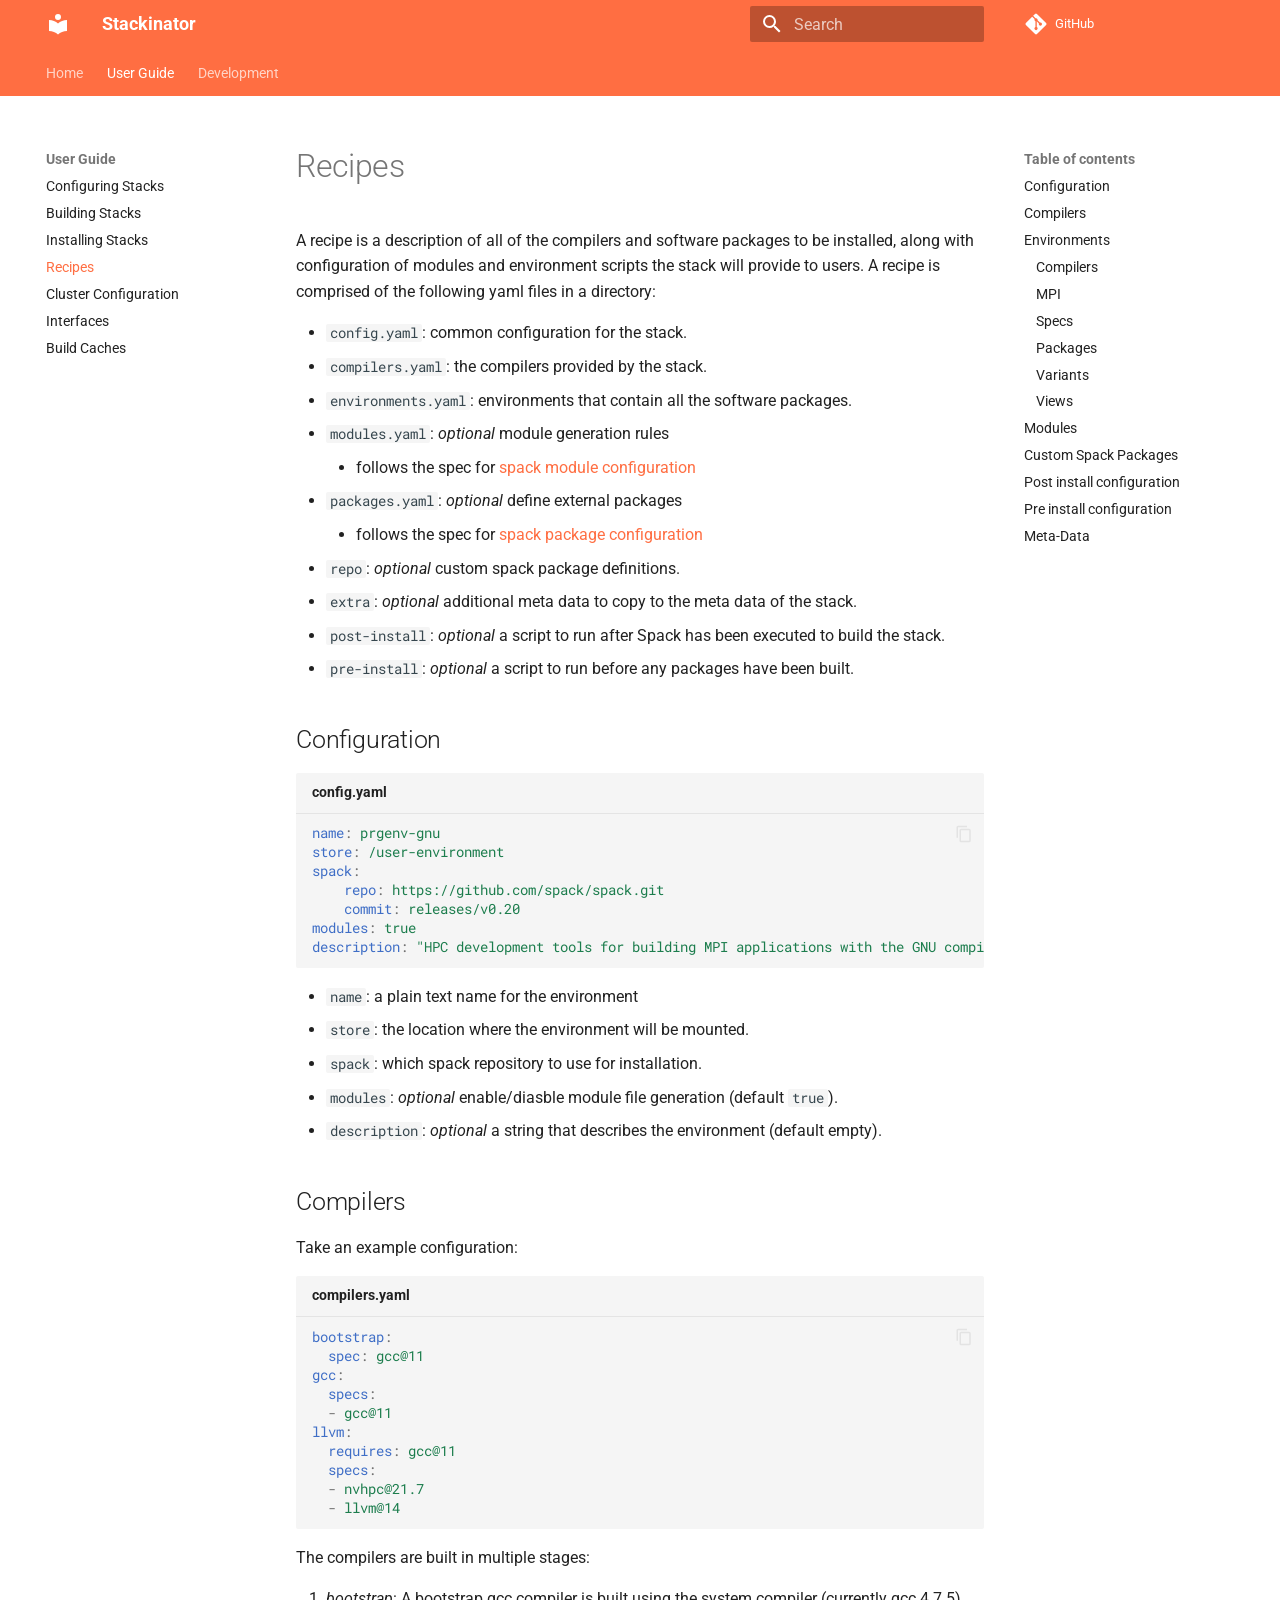
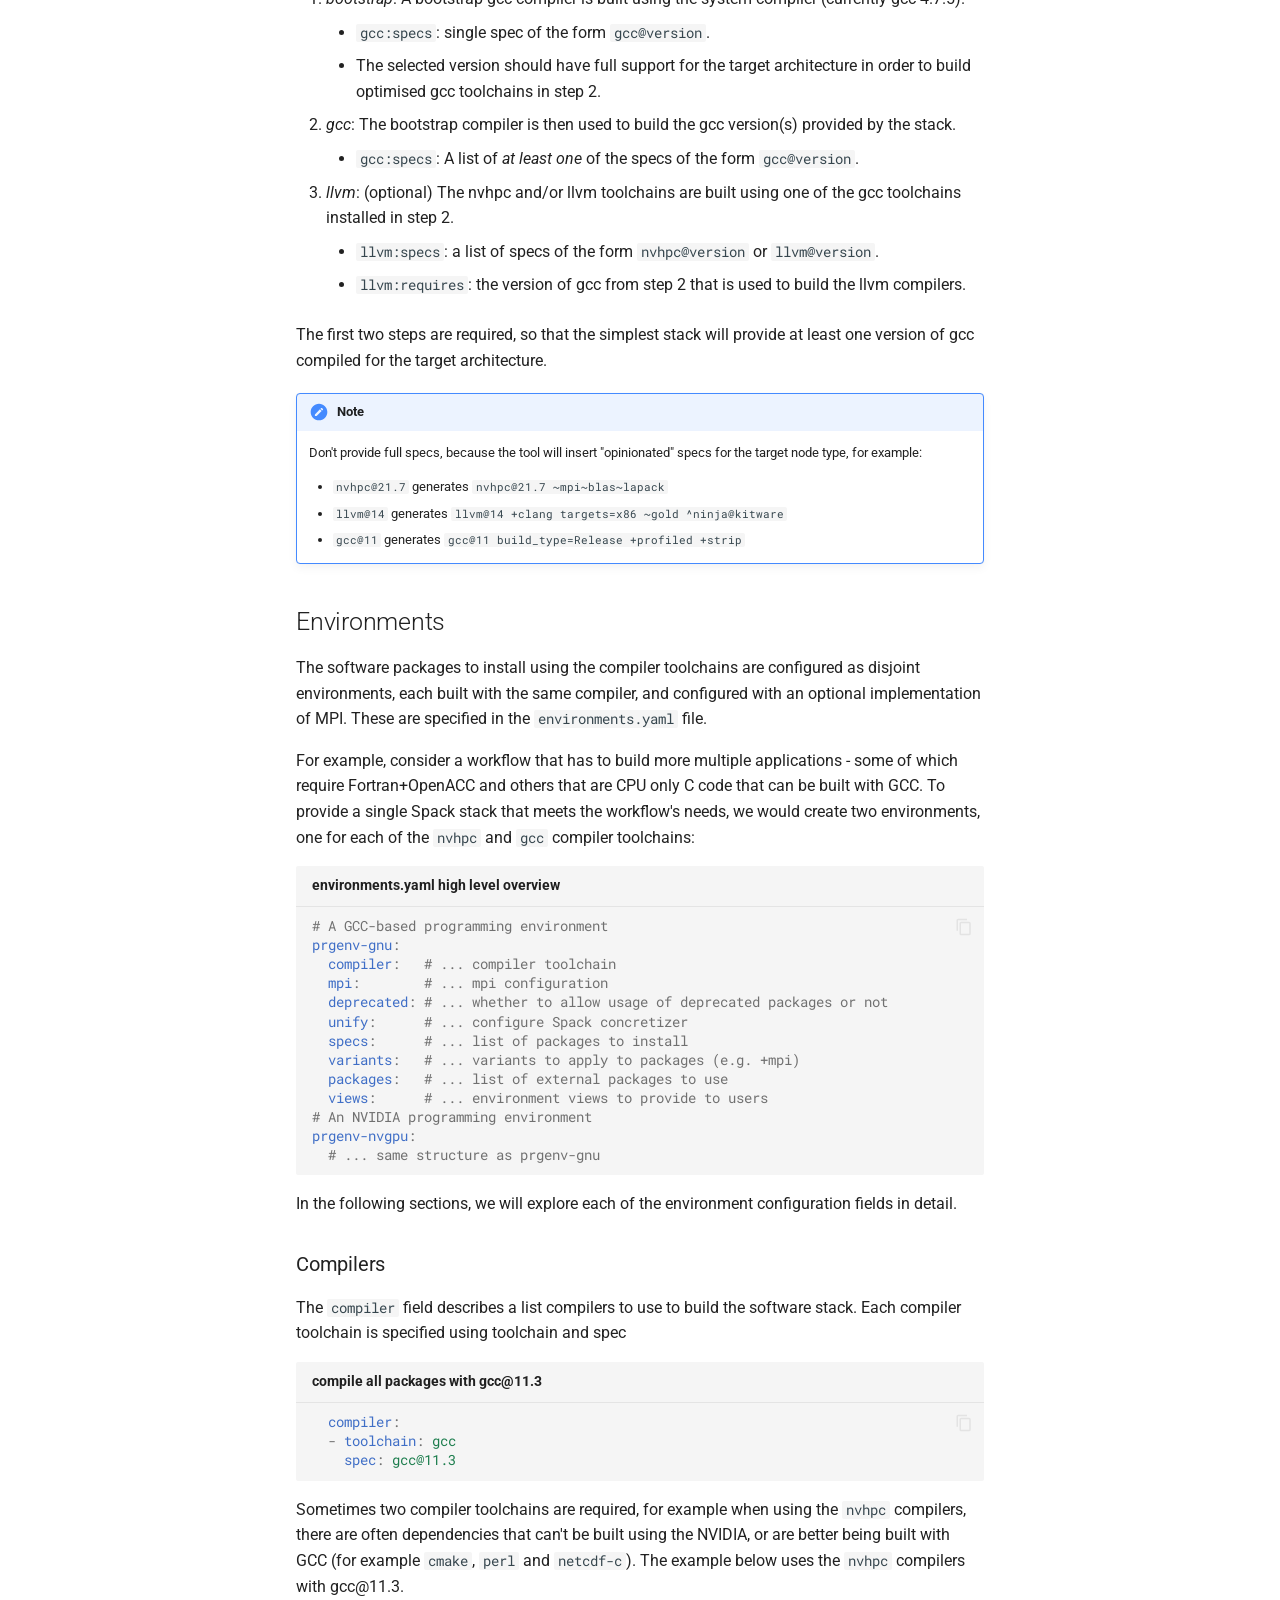
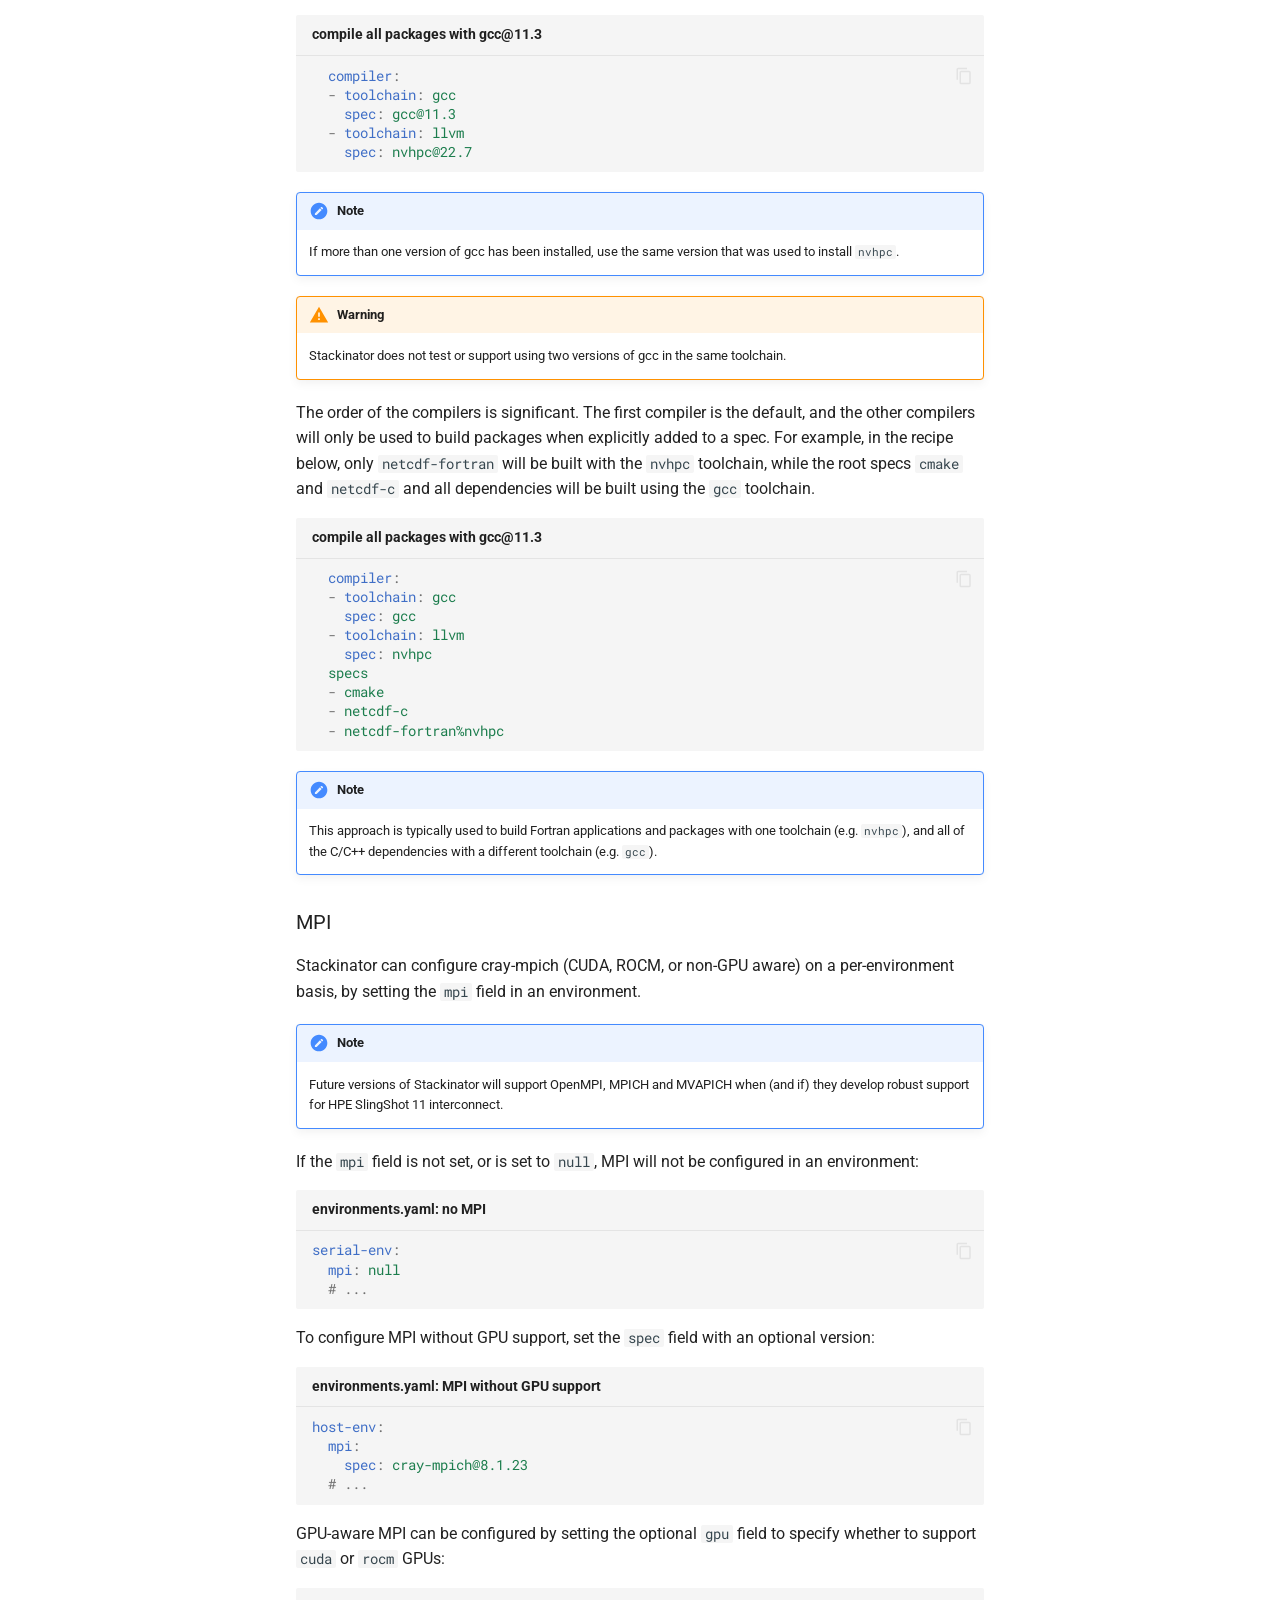
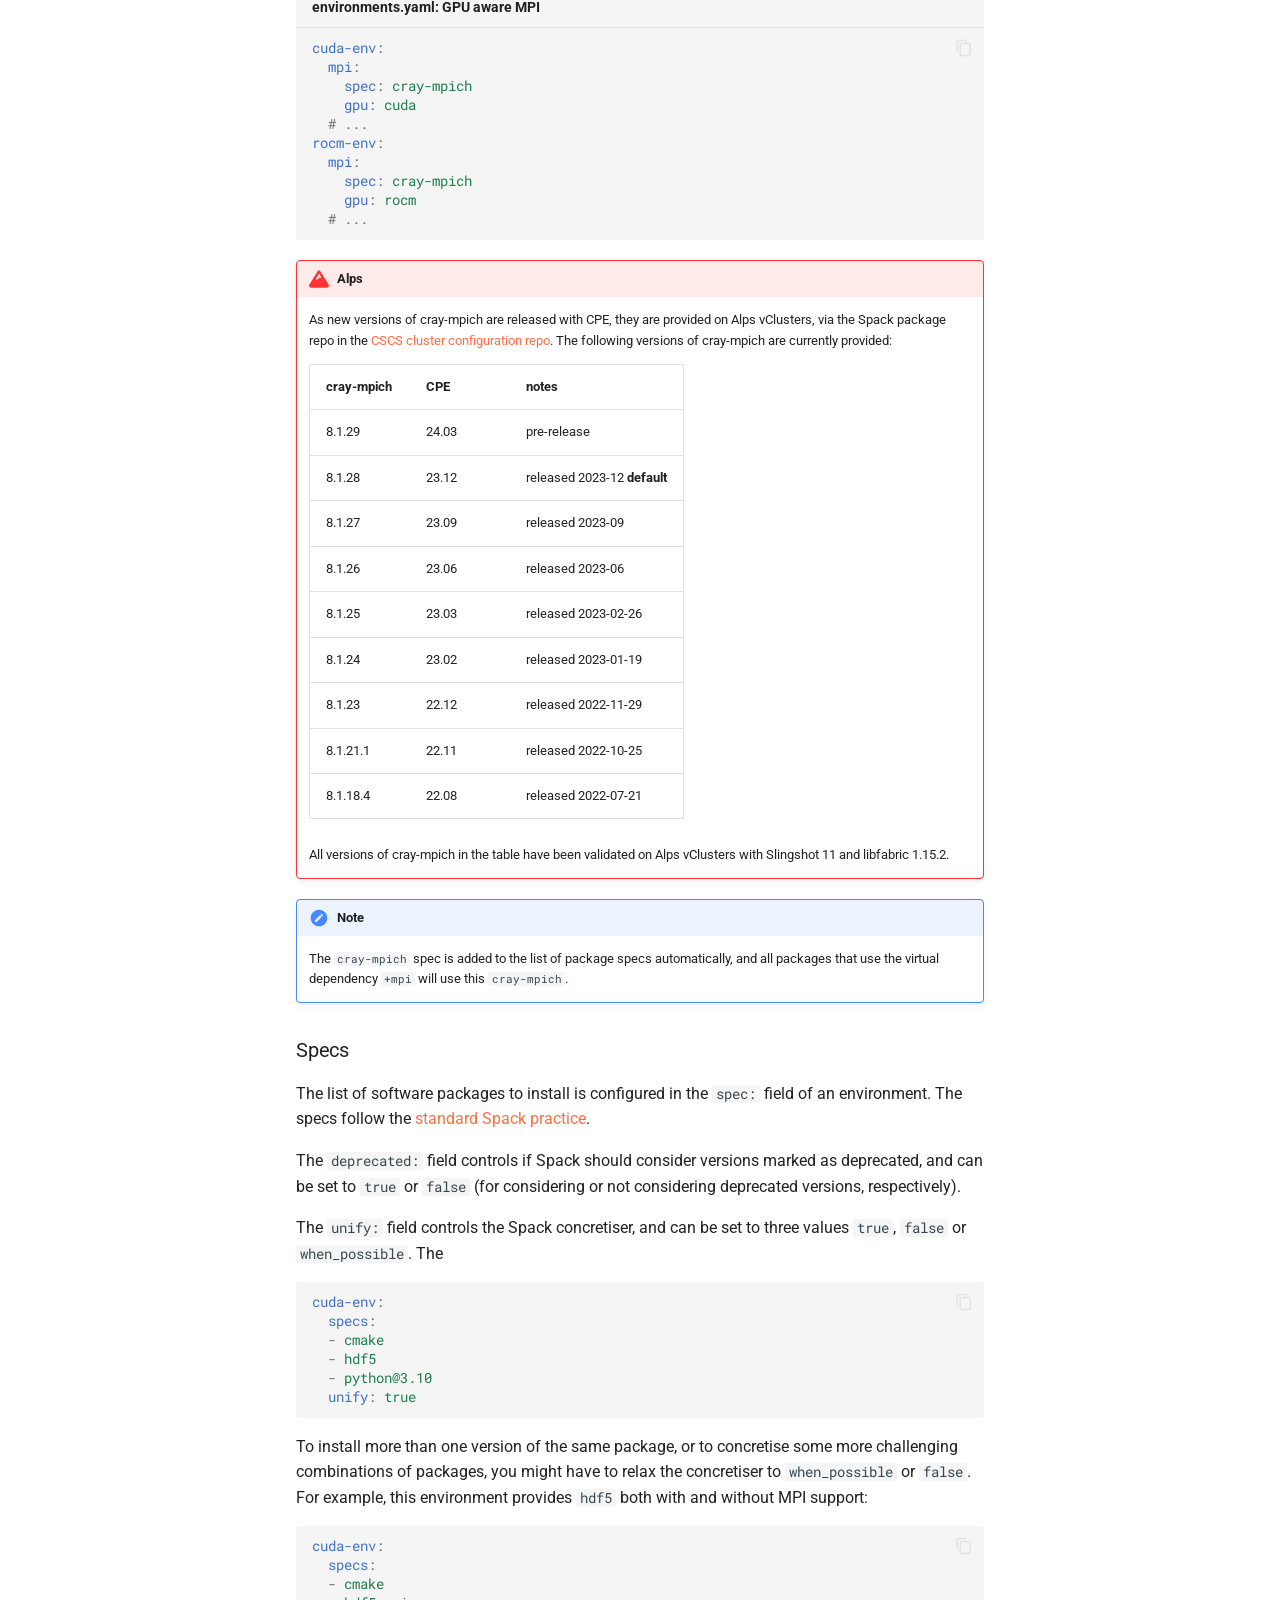
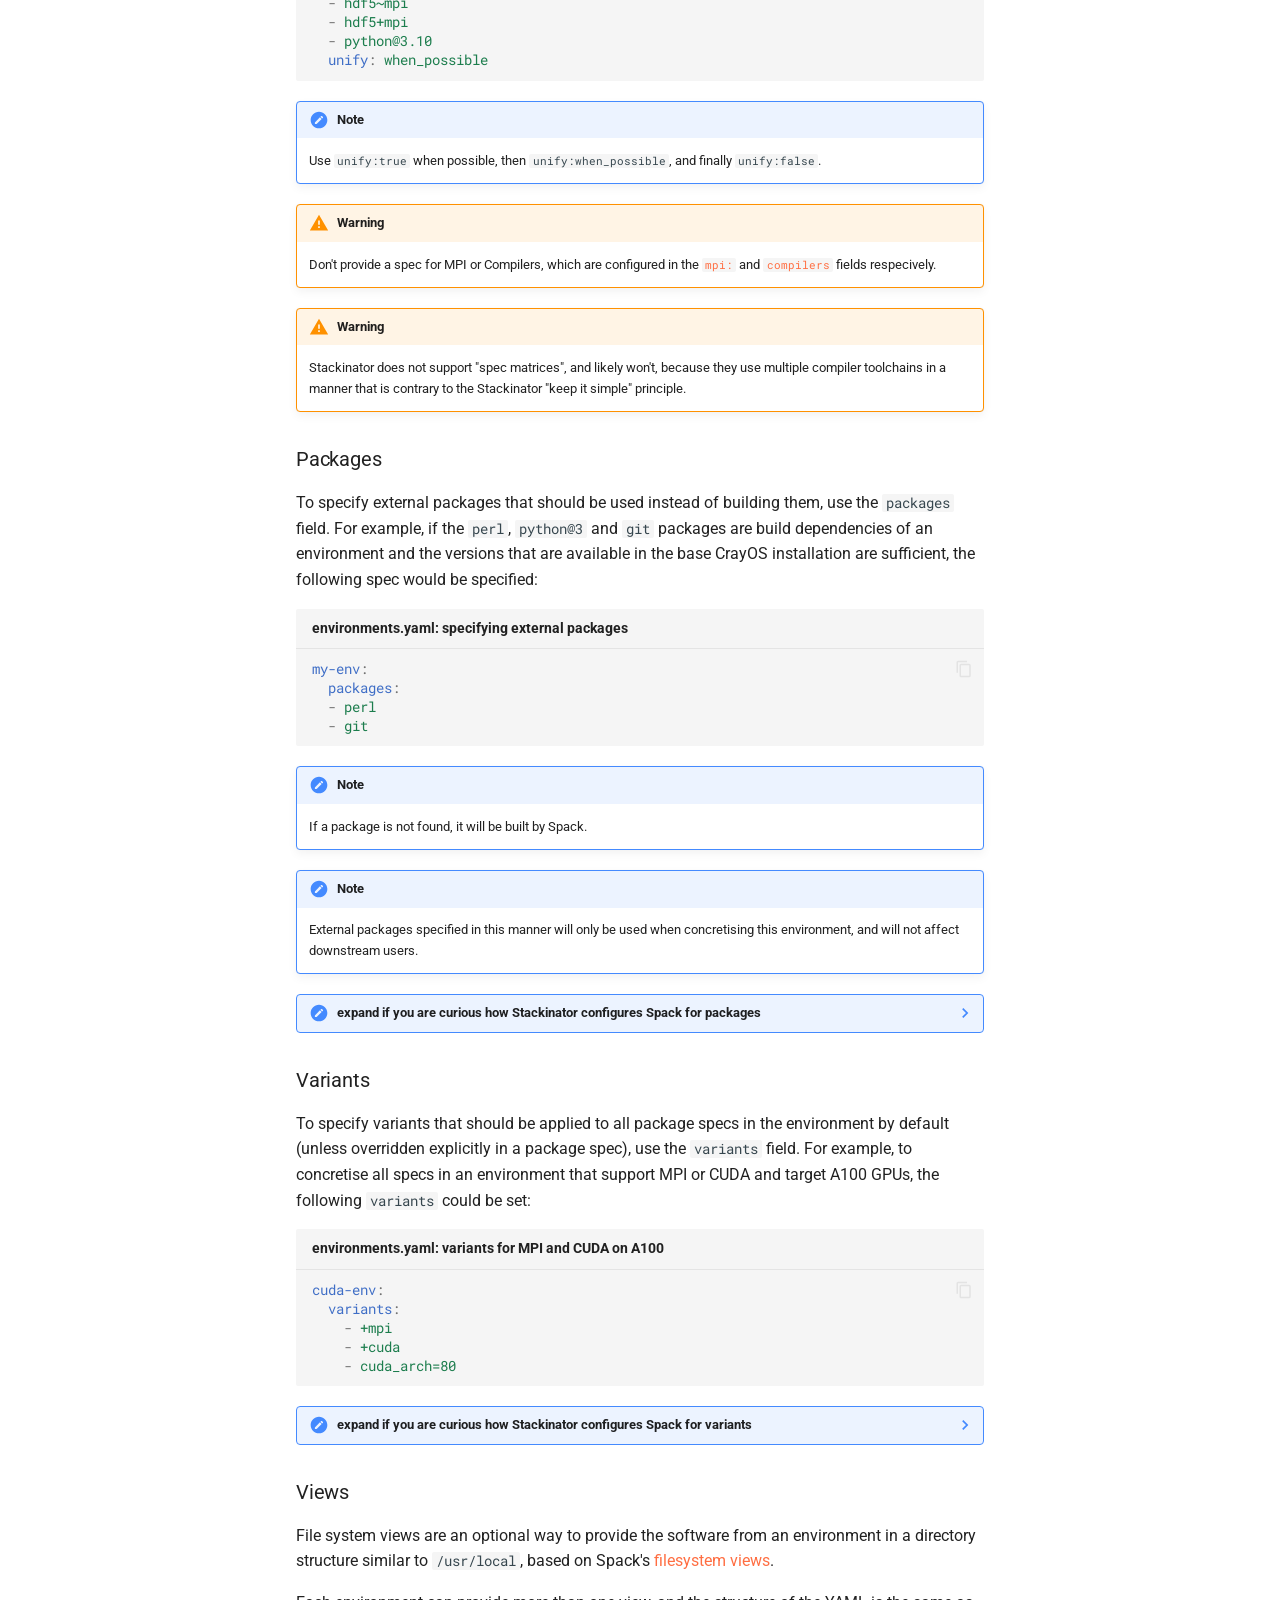
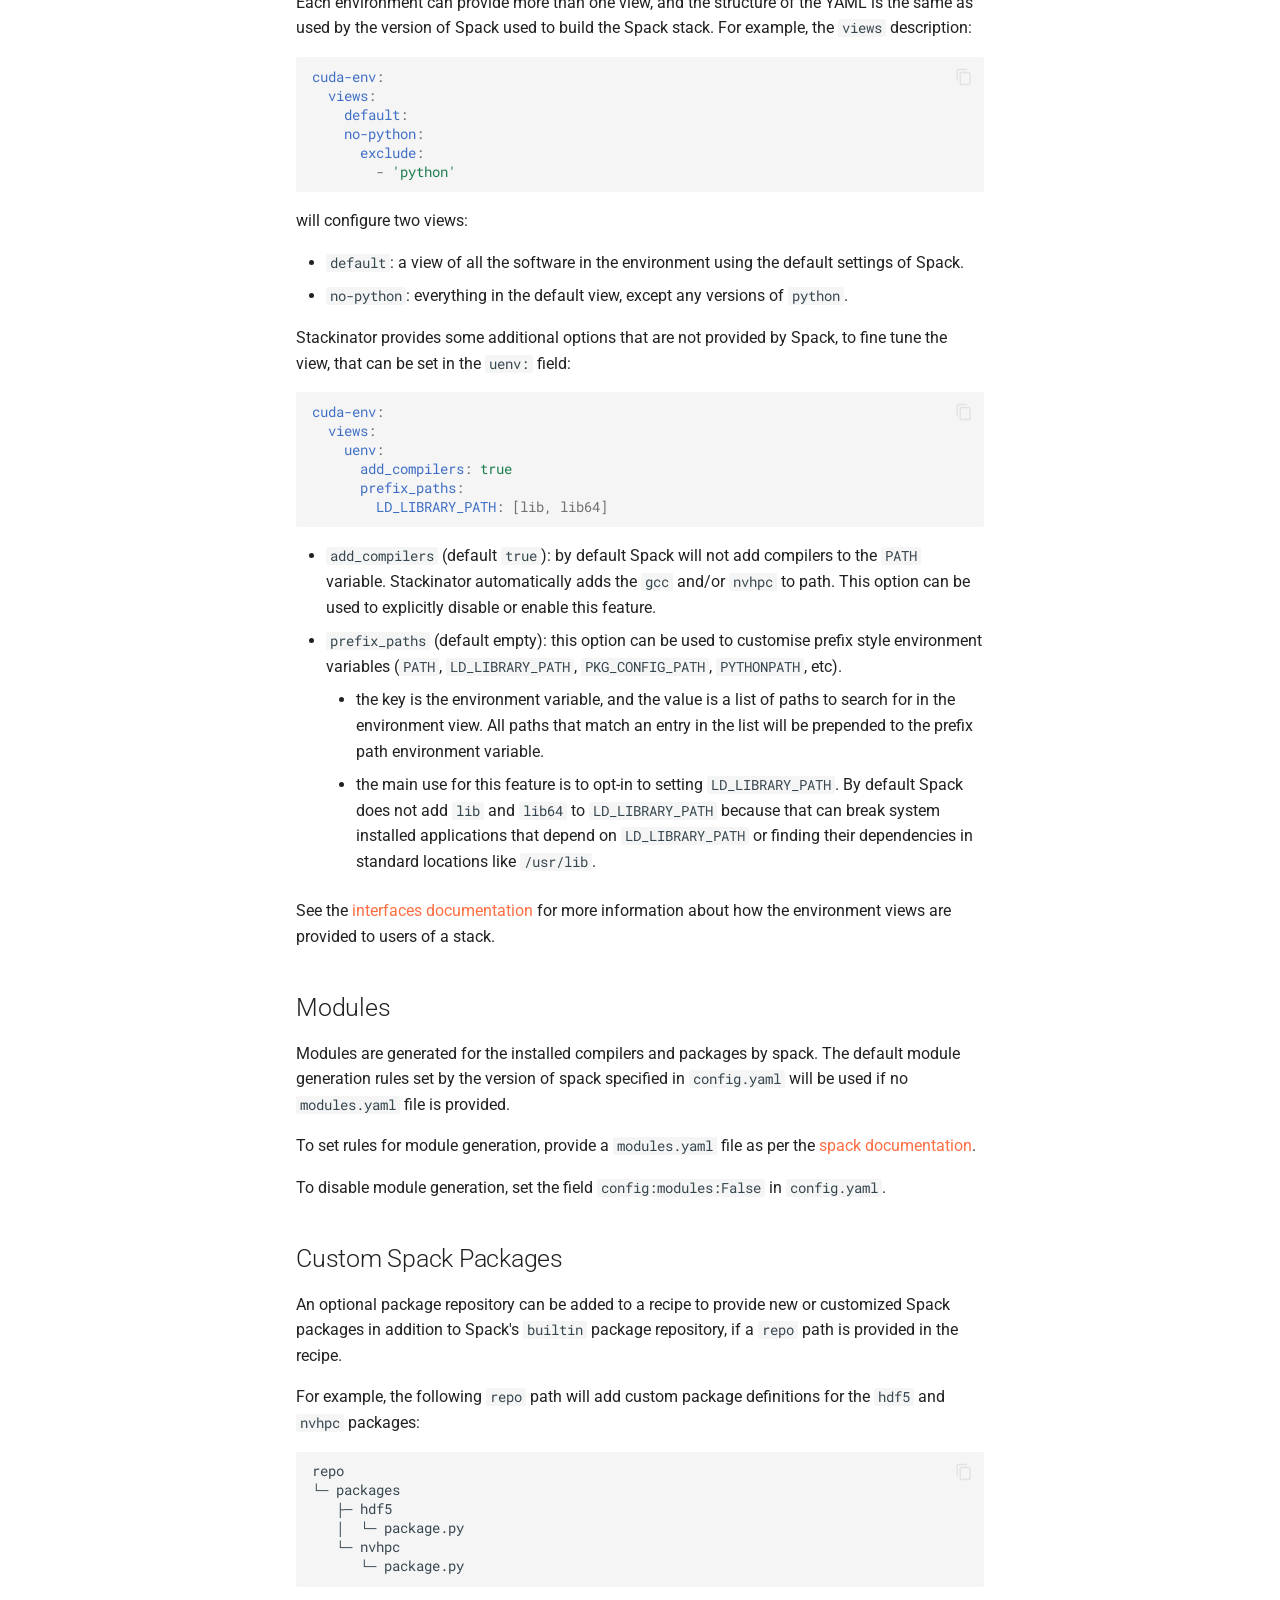
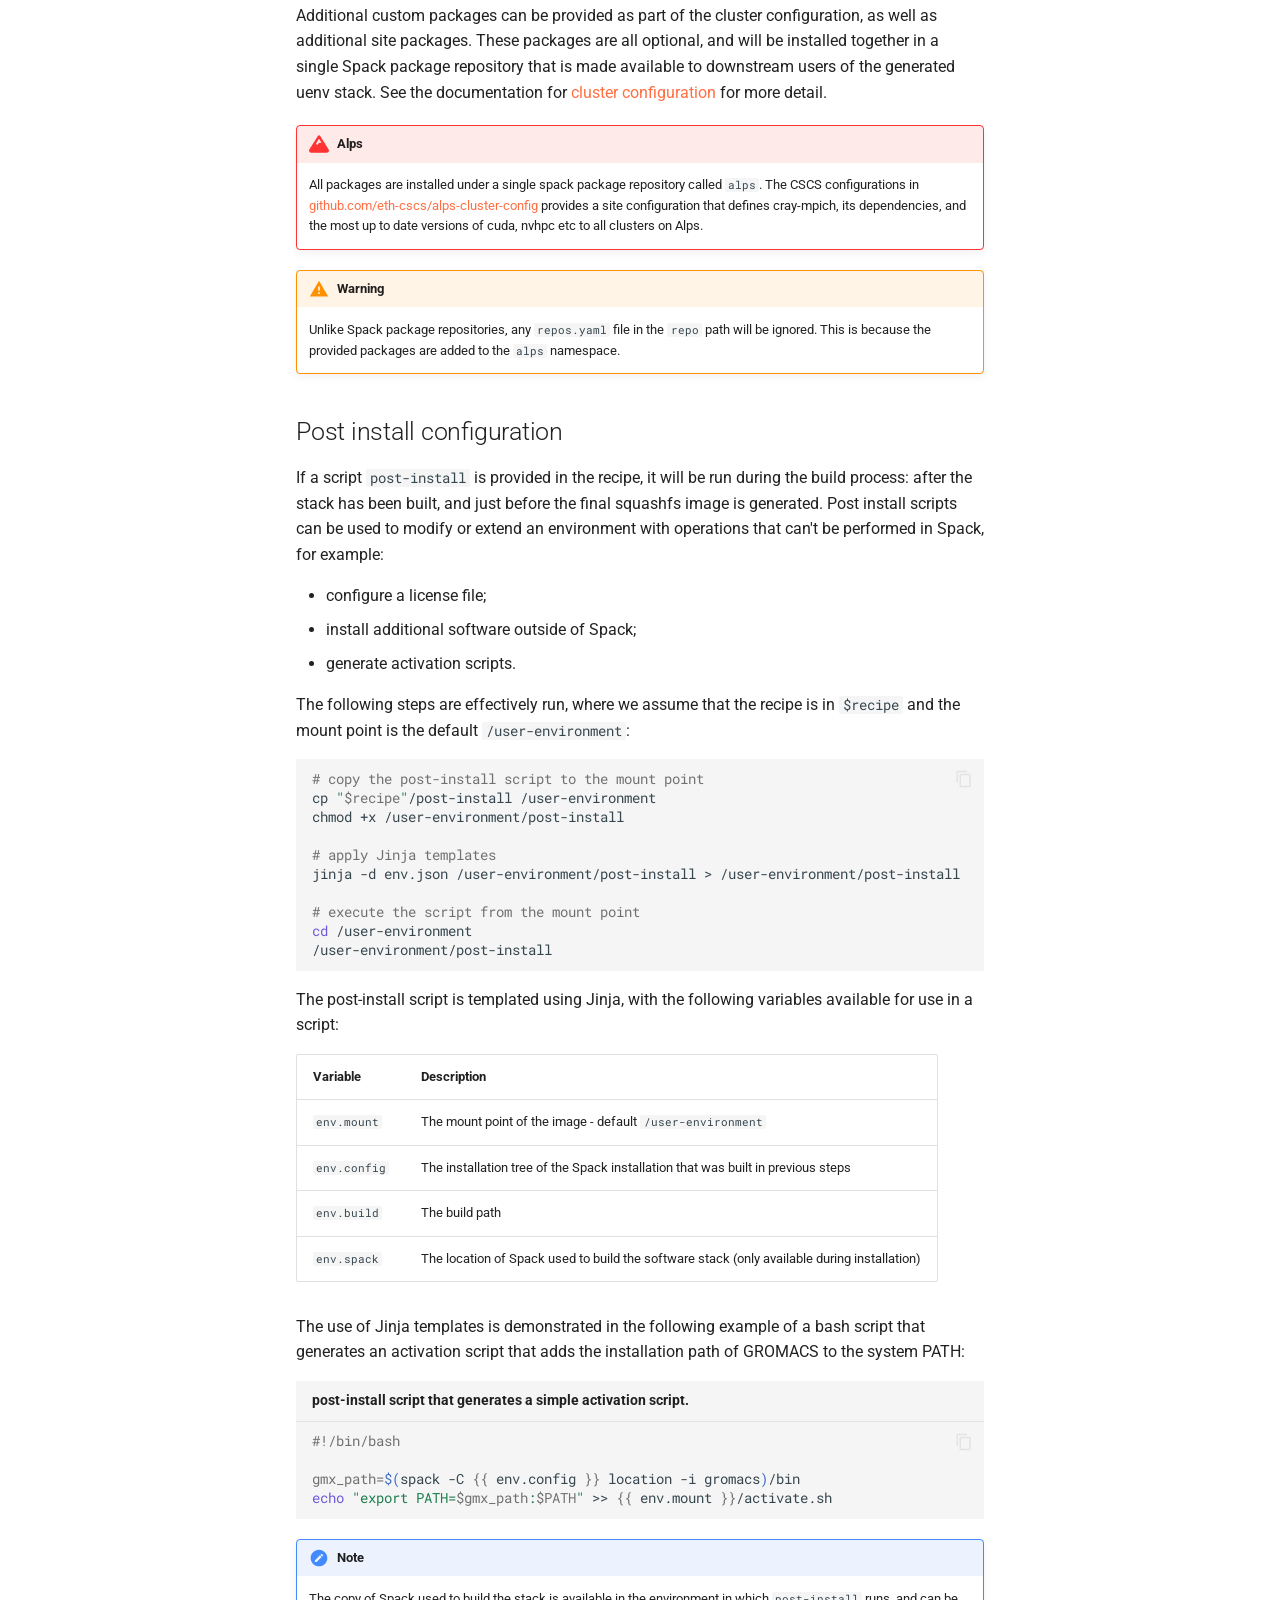
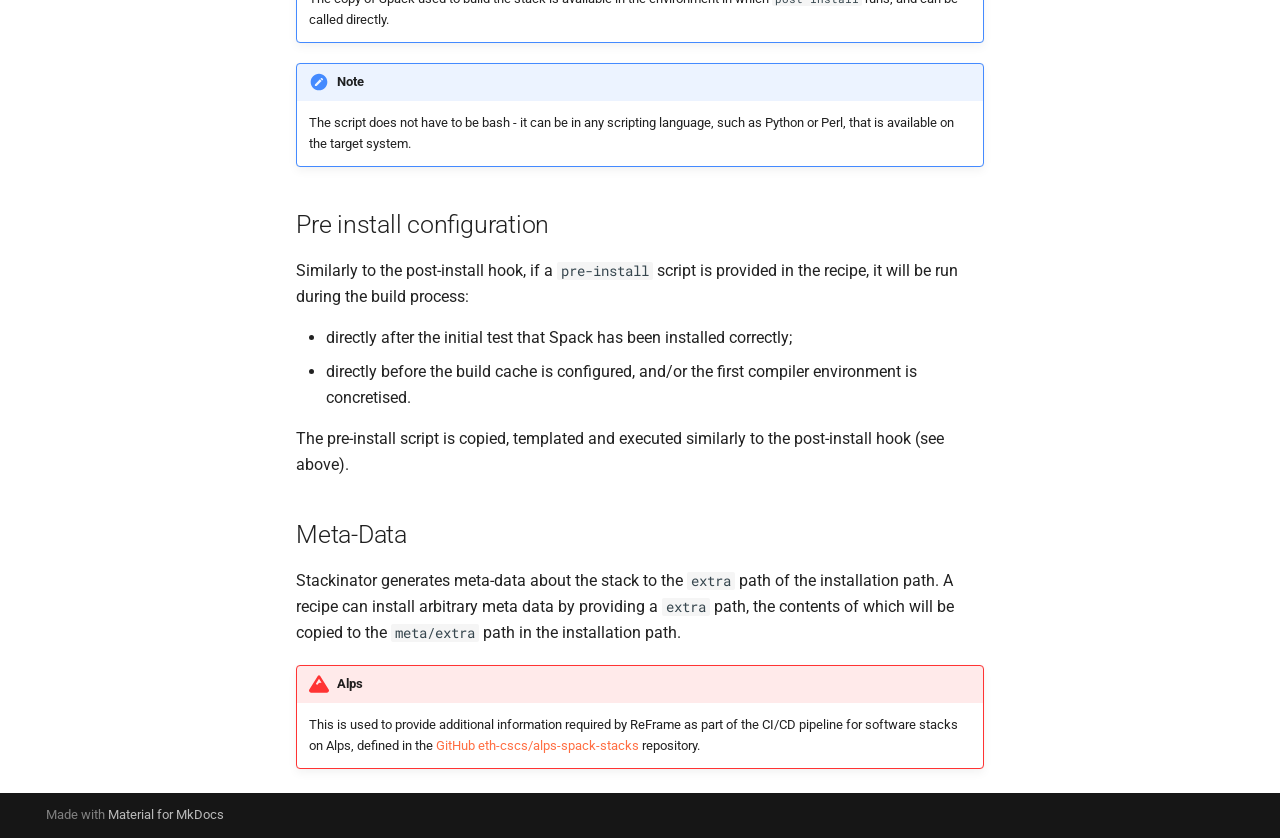
<file: recipes/index.html>
<!doctype html>
<html lang="en" class="no-js">
  <head>
    
      <meta charset="utf-8">
      <meta name="viewport" content="width=device-width,initial-scale=1">
      
      
      
      
        <link rel="prev" href="../installing/">
      
      
        <link rel="next" href="../cluster-config/">
      
      
      <link rel="icon" href="../assets/images/favicon.png">
      <meta name="generator" content="mkdocs-1.6.1, mkdocs-material-9.6.2">
    
    
      
        <title>Recipes - Stackinator</title>
      
    
    
      <link rel="stylesheet" href="../assets/stylesheets/main.d7758b05.min.css">
      
        
        <link rel="stylesheet" href="../assets/stylesheets/palette.06af60db.min.css">
      
      


    
    
      
    
    
      
        
        
        <link rel="preconnect" href="https://fonts.gstatic.com" crossorigin>
        <link rel="stylesheet" href="https://fonts.googleapis.com/css?family=Roboto:300,300i,400,400i,700,700i%7CRoboto+Mono:400,400i,700,700i&display=fallback">
        <style>:root{--md-text-font:"Roboto";--md-code-font:"Roboto Mono"}</style>
      
    
    
      <link rel="stylesheet" href="../stylesheets/extra.css">
    
    <script>__md_scope=new URL("..",location),__md_hash=e=>[...e].reduce(((e,_)=>(e<<5)-e+_.charCodeAt(0)),0),__md_get=(e,_=localStorage,t=__md_scope)=>JSON.parse(_.getItem(t.pathname+"."+e)),__md_set=(e,_,t=localStorage,a=__md_scope)=>{try{t.setItem(a.pathname+"."+e,JSON.stringify(_))}catch(e){}}</script>
    
      

    
    
    
  </head>
  
  
    
    
    
    
    
    <body dir="ltr" data-md-color-scheme="default" data-md-color-primary="deep-orange" data-md-color-accent="deep-orange">
  
    
    <input class="md-toggle" data-md-toggle="drawer" type="checkbox" id="__drawer" autocomplete="off">
    <input class="md-toggle" data-md-toggle="search" type="checkbox" id="__search" autocomplete="off">
    <label class="md-overlay" for="__drawer"></label>
    <div data-md-component="skip">
      
        
        <a href="#recipes" class="md-skip">
          Skip to content
        </a>
      
    </div>
    <div data-md-component="announce">
      
    </div>
    
    
      

<header class="md-header" data-md-component="header">
  <nav class="md-header__inner md-grid" aria-label="Header">
    <a href=".." title="Stackinator" class="md-header__button md-logo" aria-label="Stackinator" data-md-component="logo">
      
  
  <svg xmlns="http://www.w3.org/2000/svg" viewBox="0 0 24 24"><path d="M12 8a3 3 0 0 0 3-3 3 3 0 0 0-3-3 3 3 0 0 0-3 3 3 3 0 0 0 3 3m0 3.54C9.64 9.35 6.5 8 3 8v11c3.5 0 6.64 1.35 9 3.54 2.36-2.19 5.5-3.54 9-3.54V8c-3.5 0-6.64 1.35-9 3.54"/></svg>

    </a>
    <label class="md-header__button md-icon" for="__drawer">
      
      <svg xmlns="http://www.w3.org/2000/svg" viewBox="0 0 24 24"><path d="M3 6h18v2H3zm0 5h18v2H3zm0 5h18v2H3z"/></svg>
    </label>
    <div class="md-header__title" data-md-component="header-title">
      <div class="md-header__ellipsis">
        <div class="md-header__topic">
          <span class="md-ellipsis">
            Stackinator
          </span>
        </div>
        <div class="md-header__topic" data-md-component="header-topic">
          <span class="md-ellipsis">
            
              Recipes
            
          </span>
        </div>
      </div>
    </div>
    
      
    
    
    
    
      <label class="md-header__button md-icon" for="__search">
        
        <svg xmlns="http://www.w3.org/2000/svg" viewBox="0 0 24 24"><path d="M9.5 3A6.5 6.5 0 0 1 16 9.5c0 1.61-.59 3.09-1.56 4.23l.27.27h.79l5 5-1.5 1.5-5-5v-.79l-.27-.27A6.52 6.52 0 0 1 9.5 16 6.5 6.5 0 0 1 3 9.5 6.5 6.5 0 0 1 9.5 3m0 2C7 5 5 7 5 9.5S7 14 9.5 14 14 12 14 9.5 12 5 9.5 5"/></svg>
      </label>
      <div class="md-search" data-md-component="search" role="dialog">
  <label class="md-search__overlay" for="__search"></label>
  <div class="md-search__inner" role="search">
    <form class="md-search__form" name="search">
      <input type="text" class="md-search__input" name="query" aria-label="Search" placeholder="Search" autocapitalize="off" autocorrect="off" autocomplete="off" spellcheck="false" data-md-component="search-query" required>
      <label class="md-search__icon md-icon" for="__search">
        
        <svg xmlns="http://www.w3.org/2000/svg" viewBox="0 0 24 24"><path d="M9.5 3A6.5 6.5 0 0 1 16 9.5c0 1.61-.59 3.09-1.56 4.23l.27.27h.79l5 5-1.5 1.5-5-5v-.79l-.27-.27A6.52 6.52 0 0 1 9.5 16 6.5 6.5 0 0 1 3 9.5 6.5 6.5 0 0 1 9.5 3m0 2C7 5 5 7 5 9.5S7 14 9.5 14 14 12 14 9.5 12 5 9.5 5"/></svg>
        
        <svg xmlns="http://www.w3.org/2000/svg" viewBox="0 0 24 24"><path d="M20 11v2H8l5.5 5.5-1.42 1.42L4.16 12l7.92-7.92L13.5 5.5 8 11z"/></svg>
      </label>
      <nav class="md-search__options" aria-label="Search">
        
        <button type="reset" class="md-search__icon md-icon" title="Clear" aria-label="Clear" tabindex="-1">
          
          <svg xmlns="http://www.w3.org/2000/svg" viewBox="0 0 24 24"><path d="M19 6.41 17.59 5 12 10.59 6.41 5 5 6.41 10.59 12 5 17.59 6.41 19 12 13.41 17.59 19 19 17.59 13.41 12z"/></svg>
        </button>
      </nav>
      
    </form>
    <div class="md-search__output">
      <div class="md-search__scrollwrap" tabindex="0" data-md-scrollfix>
        <div class="md-search-result" data-md-component="search-result">
          <div class="md-search-result__meta">
            Initializing search
          </div>
          <ol class="md-search-result__list" role="presentation"></ol>
        </div>
      </div>
    </div>
  </div>
</div>
    
    
      <div class="md-header__source">
        <a href="https://github.com/eth-cscs/stackinator" title="Go to repository" class="md-source" data-md-component="source">
  <div class="md-source__icon md-icon">
    
    <svg xmlns="http://www.w3.org/2000/svg" viewBox="0 0 448 512"><!--! Font Awesome Free 6.7.2 by @fontawesome - https://fontawesome.com License - https://fontawesome.com/license/free (Icons: CC BY 4.0, Fonts: SIL OFL 1.1, Code: MIT License) Copyright 2024 Fonticons, Inc.--><path d="M439.55 236.05 244 40.45a28.87 28.87 0 0 0-40.81 0l-40.66 40.63 51.52 51.52c27.06-9.14 52.68 16.77 43.39 43.68l49.66 49.66c34.23-11.8 61.18 31 35.47 56.69-26.49 26.49-70.21-2.87-56-37.34L240.22 199v121.85c25.3 12.54 22.26 41.85 9.08 55a34.34 34.34 0 0 1-48.55 0c-17.57-17.6-11.07-46.91 11.25-56v-123c-20.8-8.51-24.6-30.74-18.64-45L142.57 101 8.45 235.14a28.86 28.86 0 0 0 0 40.81l195.61 195.6a28.86 28.86 0 0 0 40.8 0l194.69-194.69a28.86 28.86 0 0 0 0-40.81"/></svg>
  </div>
  <div class="md-source__repository">
    GitHub
  </div>
</a>
      </div>
    
  </nav>
  
</header>
    
    <div class="md-container" data-md-component="container">
      
      
        
          
            
<nav class="md-tabs" aria-label="Tabs" data-md-component="tabs">
  <div class="md-grid">
    <ul class="md-tabs__list">
      
        
  
  
  
    <li class="md-tabs__item">
      <a href=".." class="md-tabs__link">
        
  
    
  
  Home

      </a>
    </li>
  

      
        
  
  
    
  
  
    
    
      <li class="md-tabs__item md-tabs__item--active">
        <a href="../configuring/" class="md-tabs__link">
          
  
  User Guide

        </a>
      </li>
    
  

      
        
  
  
  
    <li class="md-tabs__item">
      <a href="../development/" class="md-tabs__link">
        
  
    
  
  Development

      </a>
    </li>
  

      
    </ul>
  </div>
</nav>
          
        
      
      <main class="md-main" data-md-component="main">
        <div class="md-main__inner md-grid">
          
            
              
              <div class="md-sidebar md-sidebar--primary" data-md-component="sidebar" data-md-type="navigation" >
                <div class="md-sidebar__scrollwrap">
                  <div class="md-sidebar__inner">
                    


  


<nav class="md-nav md-nav--primary md-nav--lifted" aria-label="Navigation" data-md-level="0">
  <label class="md-nav__title" for="__drawer">
    <a href=".." title="Stackinator" class="md-nav__button md-logo" aria-label="Stackinator" data-md-component="logo">
      
  
  <svg xmlns="http://www.w3.org/2000/svg" viewBox="0 0 24 24"><path d="M12 8a3 3 0 0 0 3-3 3 3 0 0 0-3-3 3 3 0 0 0-3 3 3 3 0 0 0 3 3m0 3.54C9.64 9.35 6.5 8 3 8v11c3.5 0 6.64 1.35 9 3.54 2.36-2.19 5.5-3.54 9-3.54V8c-3.5 0-6.64 1.35-9 3.54"/></svg>

    </a>
    Stackinator
  </label>
  
    <div class="md-nav__source">
      <a href="https://github.com/eth-cscs/stackinator" title="Go to repository" class="md-source" data-md-component="source">
  <div class="md-source__icon md-icon">
    
    <svg xmlns="http://www.w3.org/2000/svg" viewBox="0 0 448 512"><!--! Font Awesome Free 6.7.2 by @fontawesome - https://fontawesome.com License - https://fontawesome.com/license/free (Icons: CC BY 4.0, Fonts: SIL OFL 1.1, Code: MIT License) Copyright 2024 Fonticons, Inc.--><path d="M439.55 236.05 244 40.45a28.87 28.87 0 0 0-40.81 0l-40.66 40.63 51.52 51.52c27.06-9.14 52.68 16.77 43.39 43.68l49.66 49.66c34.23-11.8 61.18 31 35.47 56.69-26.49 26.49-70.21-2.87-56-37.34L240.22 199v121.85c25.3 12.54 22.26 41.85 9.08 55a34.34 34.34 0 0 1-48.55 0c-17.57-17.6-11.07-46.91 11.25-56v-123c-20.8-8.51-24.6-30.74-18.64-45L142.57 101 8.45 235.14a28.86 28.86 0 0 0 0 40.81l195.61 195.6a28.86 28.86 0 0 0 40.8 0l194.69-194.69a28.86 28.86 0 0 0 0-40.81"/></svg>
  </div>
  <div class="md-source__repository">
    GitHub
  </div>
</a>
    </div>
  
  <ul class="md-nav__list" data-md-scrollfix>
    
      
      
  
  
  
  
    <li class="md-nav__item">
      <a href=".." class="md-nav__link">
        
  
  <span class="md-ellipsis">
    Home
    
  </span>
  

      </a>
    </li>
  

    
      
      
  
  
    
  
  
  
    
    
    
      
        
        
      
      
    
    
    <li class="md-nav__item md-nav__item--active md-nav__item--section md-nav__item--nested">
      
        
        
        <input class="md-nav__toggle md-toggle " type="checkbox" id="__nav_2" checked>
        
          
          <label class="md-nav__link" for="__nav_2" id="__nav_2_label" tabindex="">
            
  
  <span class="md-ellipsis">
    User Guide
    
  </span>
  

            <span class="md-nav__icon md-icon"></span>
          </label>
        
        <nav class="md-nav" data-md-level="1" aria-labelledby="__nav_2_label" aria-expanded="true">
          <label class="md-nav__title" for="__nav_2">
            <span class="md-nav__icon md-icon"></span>
            User Guide
          </label>
          <ul class="md-nav__list" data-md-scrollfix>
            
              
                
  
  
  
  
    <li class="md-nav__item">
      <a href="../configuring/" class="md-nav__link">
        
  
  <span class="md-ellipsis">
    Configuring Stacks
    
  </span>
  

      </a>
    </li>
  

              
            
              
                
  
  
  
  
    <li class="md-nav__item">
      <a href="../building/" class="md-nav__link">
        
  
  <span class="md-ellipsis">
    Building Stacks
    
  </span>
  

      </a>
    </li>
  

              
            
              
                
  
  
  
  
    <li class="md-nav__item">
      <a href="../installing/" class="md-nav__link">
        
  
  <span class="md-ellipsis">
    Installing Stacks
    
  </span>
  

      </a>
    </li>
  

              
            
              
                
  
  
    
  
  
  
    <li class="md-nav__item md-nav__item--active">
      
      <input class="md-nav__toggle md-toggle" type="checkbox" id="__toc">
      
      
        
      
      
        <label class="md-nav__link md-nav__link--active" for="__toc">
          
  
  <span class="md-ellipsis">
    Recipes
    
  </span>
  

          <span class="md-nav__icon md-icon"></span>
        </label>
      
      <a href="./" class="md-nav__link md-nav__link--active">
        
  
  <span class="md-ellipsis">
    Recipes
    
  </span>
  

      </a>
      
        

<nav class="md-nav md-nav--secondary" aria-label="Table of contents">
  
  
  
    
  
  
    <label class="md-nav__title" for="__toc">
      <span class="md-nav__icon md-icon"></span>
      Table of contents
    </label>
    <ul class="md-nav__list" data-md-component="toc" data-md-scrollfix>
      
        <li class="md-nav__item">
  <a href="#configuration" class="md-nav__link">
    <span class="md-ellipsis">
      Configuration
    </span>
  </a>
  
</li>
      
        <li class="md-nav__item">
  <a href="#compilers" class="md-nav__link">
    <span class="md-ellipsis">
      Compilers
    </span>
  </a>
  
</li>
      
        <li class="md-nav__item">
  <a href="#environments" class="md-nav__link">
    <span class="md-ellipsis">
      Environments
    </span>
  </a>
  
    <nav class="md-nav" aria-label="Environments">
      <ul class="md-nav__list">
        
          <li class="md-nav__item">
  <a href="#compilers_1" class="md-nav__link">
    <span class="md-ellipsis">
      Compilers
    </span>
  </a>
  
</li>
        
          <li class="md-nav__item">
  <a href="#mpi" class="md-nav__link">
    <span class="md-ellipsis">
      MPI
    </span>
  </a>
  
</li>
        
          <li class="md-nav__item">
  <a href="#specs" class="md-nav__link">
    <span class="md-ellipsis">
      Specs
    </span>
  </a>
  
</li>
        
          <li class="md-nav__item">
  <a href="#packages" class="md-nav__link">
    <span class="md-ellipsis">
      Packages
    </span>
  </a>
  
</li>
        
          <li class="md-nav__item">
  <a href="#variants" class="md-nav__link">
    <span class="md-ellipsis">
      Variants
    </span>
  </a>
  
</li>
        
          <li class="md-nav__item">
  <a href="#views" class="md-nav__link">
    <span class="md-ellipsis">
      Views
    </span>
  </a>
  
</li>
        
      </ul>
    </nav>
  
</li>
      
        <li class="md-nav__item">
  <a href="#modules" class="md-nav__link">
    <span class="md-ellipsis">
      Modules
    </span>
  </a>
  
</li>
      
        <li class="md-nav__item">
  <a href="#custom-spack-packages" class="md-nav__link">
    <span class="md-ellipsis">
      Custom Spack Packages
    </span>
  </a>
  
</li>
      
        <li class="md-nav__item">
  <a href="#post-install-configuration" class="md-nav__link">
    <span class="md-ellipsis">
      Post install configuration
    </span>
  </a>
  
</li>
      
        <li class="md-nav__item">
  <a href="#pre-install-configuration" class="md-nav__link">
    <span class="md-ellipsis">
      Pre install configuration
    </span>
  </a>
  
</li>
      
        <li class="md-nav__item">
  <a href="#meta-data" class="md-nav__link">
    <span class="md-ellipsis">
      Meta-Data
    </span>
  </a>
  
</li>
      
    </ul>
  
</nav>
      
    </li>
  

              
            
              
                
  
  
  
  
    <li class="md-nav__item">
      <a href="../cluster-config/" class="md-nav__link">
        
  
  <span class="md-ellipsis">
    Cluster Configuration
    
  </span>
  

      </a>
    </li>
  

              
            
              
                
  
  
  
  
    <li class="md-nav__item">
      <a href="../interfaces/" class="md-nav__link">
        
  
  <span class="md-ellipsis">
    Interfaces
    
  </span>
  

      </a>
    </li>
  

              
            
              
                
  
  
  
  
    <li class="md-nav__item">
      <a href="../build-caches/" class="md-nav__link">
        
  
  <span class="md-ellipsis">
    Build Caches
    
  </span>
  

      </a>
    </li>
  

              
            
          </ul>
        </nav>
      
    </li>
  

    
      
      
  
  
  
  
    <li class="md-nav__item">
      <a href="../development/" class="md-nav__link">
        
  
  <span class="md-ellipsis">
    Development
    
  </span>
  

      </a>
    </li>
  

    
  </ul>
</nav>
                  </div>
                </div>
              </div>
            
            
              
              <div class="md-sidebar md-sidebar--secondary" data-md-component="sidebar" data-md-type="toc" >
                <div class="md-sidebar__scrollwrap">
                  <div class="md-sidebar__inner">
                    

<nav class="md-nav md-nav--secondary" aria-label="Table of contents">
  
  
  
    
  
  
    <label class="md-nav__title" for="__toc">
      <span class="md-nav__icon md-icon"></span>
      Table of contents
    </label>
    <ul class="md-nav__list" data-md-component="toc" data-md-scrollfix>
      
        <li class="md-nav__item">
  <a href="#configuration" class="md-nav__link">
    <span class="md-ellipsis">
      Configuration
    </span>
  </a>
  
</li>
      
        <li class="md-nav__item">
  <a href="#compilers" class="md-nav__link">
    <span class="md-ellipsis">
      Compilers
    </span>
  </a>
  
</li>
      
        <li class="md-nav__item">
  <a href="#environments" class="md-nav__link">
    <span class="md-ellipsis">
      Environments
    </span>
  </a>
  
    <nav class="md-nav" aria-label="Environments">
      <ul class="md-nav__list">
        
          <li class="md-nav__item">
  <a href="#compilers_1" class="md-nav__link">
    <span class="md-ellipsis">
      Compilers
    </span>
  </a>
  
</li>
        
          <li class="md-nav__item">
  <a href="#mpi" class="md-nav__link">
    <span class="md-ellipsis">
      MPI
    </span>
  </a>
  
</li>
        
          <li class="md-nav__item">
  <a href="#specs" class="md-nav__link">
    <span class="md-ellipsis">
      Specs
    </span>
  </a>
  
</li>
        
          <li class="md-nav__item">
  <a href="#packages" class="md-nav__link">
    <span class="md-ellipsis">
      Packages
    </span>
  </a>
  
</li>
        
          <li class="md-nav__item">
  <a href="#variants" class="md-nav__link">
    <span class="md-ellipsis">
      Variants
    </span>
  </a>
  
</li>
        
          <li class="md-nav__item">
  <a href="#views" class="md-nav__link">
    <span class="md-ellipsis">
      Views
    </span>
  </a>
  
</li>
        
      </ul>
    </nav>
  
</li>
      
        <li class="md-nav__item">
  <a href="#modules" class="md-nav__link">
    <span class="md-ellipsis">
      Modules
    </span>
  </a>
  
</li>
      
        <li class="md-nav__item">
  <a href="#custom-spack-packages" class="md-nav__link">
    <span class="md-ellipsis">
      Custom Spack Packages
    </span>
  </a>
  
</li>
      
        <li class="md-nav__item">
  <a href="#post-install-configuration" class="md-nav__link">
    <span class="md-ellipsis">
      Post install configuration
    </span>
  </a>
  
</li>
      
        <li class="md-nav__item">
  <a href="#pre-install-configuration" class="md-nav__link">
    <span class="md-ellipsis">
      Pre install configuration
    </span>
  </a>
  
</li>
      
        <li class="md-nav__item">
  <a href="#meta-data" class="md-nav__link">
    <span class="md-ellipsis">
      Meta-Data
    </span>
  </a>
  
</li>
      
    </ul>
  
</nav>
                  </div>
                </div>
              </div>
            
          
          
            <div class="md-content" data-md-component="content">
              <article class="md-content__inner md-typeset">
                
                  


  
  


<h1 id="recipes">Recipes<a class="headerlink" href="#recipes" title="Permanent link">&para;</a></h1>
<p>A recipe is a description of all of the compilers and software packages to be installed, along with configuration of modules and environment scripts the stack will provide to users.
A recipe is comprised of the following yaml files in a directory:</p>
<ul>
<li><code>config.yaml</code>: common configuration for the stack.</li>
<li><code>compilers.yaml</code>: the compilers provided by the stack.</li>
<li><code>environments.yaml</code>: environments that contain all the software packages.</li>
<li><code>modules.yaml</code>: <em>optional</em> module generation rules<ul>
<li>follows the spec for <a href="https://spack.readthedocs.io/en/latest/module_file_support.html">spack module configuration</a></li>
</ul>
</li>
<li><code>packages.yaml</code>: <em>optional</em> define external packages<ul>
<li>follows the spec for <a href="https://spack.readthedocs.io/en/latest/build_settings.html">spack package configuration</a></li>
</ul>
</li>
<li><code>repo</code>: <em>optional</em> custom spack package definitions.</li>
<li><code>extra</code>: <em>optional</em> additional meta data to copy to the meta data of the stack.</li>
<li><code>post-install</code>: <em>optional</em> a script to run after Spack has been executed to build the stack.</li>
<li><code>pre-install</code>: <em>optional</em> a script to run before any packages have been built.</li>
</ul>
<h2 id="configuration">Configuration<a class="headerlink" href="#configuration" title="Permanent link">&para;</a></h2>
<div class="language-yaml highlight"><span class="filename">config.yaml</span><pre><span></span><code><span id="__span-0-1"><a id="__codelineno-0-1" name="__codelineno-0-1" href="#__codelineno-0-1"></a><span class="nt">name</span><span class="p">:</span><span class="w"> </span><span class="l l-Scalar l-Scalar-Plain">prgenv-gnu</span>
</span><span id="__span-0-2"><a id="__codelineno-0-2" name="__codelineno-0-2" href="#__codelineno-0-2"></a><span class="nt">store</span><span class="p">:</span><span class="w"> </span><span class="l l-Scalar l-Scalar-Plain">/user-environment</span>
</span><span id="__span-0-3"><a id="__codelineno-0-3" name="__codelineno-0-3" href="#__codelineno-0-3"></a><span class="nt">spack</span><span class="p">:</span>
</span><span id="__span-0-4"><a id="__codelineno-0-4" name="__codelineno-0-4" href="#__codelineno-0-4"></a><span class="w">    </span><span class="nt">repo</span><span class="p">:</span><span class="w"> </span><span class="l l-Scalar l-Scalar-Plain">https://github.com/spack/spack.git</span>
</span><span id="__span-0-5"><a id="__codelineno-0-5" name="__codelineno-0-5" href="#__codelineno-0-5"></a><span class="w">    </span><span class="nt">commit</span><span class="p">:</span><span class="w"> </span><span class="l l-Scalar l-Scalar-Plain">releases/v0.20</span>
</span><span id="__span-0-6"><a id="__codelineno-0-6" name="__codelineno-0-6" href="#__codelineno-0-6"></a><span class="nt">modules</span><span class="p">:</span><span class="w"> </span><span class="l l-Scalar l-Scalar-Plain">true</span>
</span><span id="__span-0-7"><a id="__codelineno-0-7" name="__codelineno-0-7" href="#__codelineno-0-7"></a><span class="nt">description</span><span class="p">:</span><span class="w"> </span><span class="s">&quot;HPC</span><span class="nv"> </span><span class="s">development</span><span class="nv"> </span><span class="s">tools</span><span class="nv"> </span><span class="s">for</span><span class="nv"> </span><span class="s">building</span><span class="nv"> </span><span class="s">MPI</span><span class="nv"> </span><span class="s">applications</span><span class="nv"> </span><span class="s">with</span><span class="nv"> </span><span class="s">the</span><span class="nv"> </span><span class="s">GNU</span><span class="nv"> </span><span class="s">compiler</span><span class="nv"> </span><span class="s">toolchain&quot;</span>
</span></code></pre></div>
<ul>
<li><code>name</code>: a plain text name for the environment</li>
<li><code>store</code>: the location where the environment will be mounted.</li>
<li><code>spack</code>: which spack repository to use for installation.</li>
<li><code>modules</code>: <em>optional</em> enable/diasble module file generation (default <code>true</code>).</li>
<li><code>description</code>: <em>optional</em> a string that describes the environment (default empty).</li>
</ul>
<h2 id="compilers">Compilers<a class="headerlink" href="#compilers" title="Permanent link">&para;</a></h2>
<p>Take an example configuration:
<div class="language-yaml highlight"><span class="filename">compilers.yaml</span><pre><span></span><code><span id="__span-1-1"><a id="__codelineno-1-1" name="__codelineno-1-1" href="#__codelineno-1-1"></a><span class="nt">bootstrap</span><span class="p">:</span>
</span><span id="__span-1-2"><a id="__codelineno-1-2" name="__codelineno-1-2" href="#__codelineno-1-2"></a><span class="w">  </span><span class="nt">spec</span><span class="p">:</span><span class="w"> </span><span class="l l-Scalar l-Scalar-Plain">gcc@11</span>
</span><span id="__span-1-3"><a id="__codelineno-1-3" name="__codelineno-1-3" href="#__codelineno-1-3"></a><span class="nt">gcc</span><span class="p">:</span>
</span><span id="__span-1-4"><a id="__codelineno-1-4" name="__codelineno-1-4" href="#__codelineno-1-4"></a><span class="w">  </span><span class="nt">specs</span><span class="p">:</span>
</span><span id="__span-1-5"><a id="__codelineno-1-5" name="__codelineno-1-5" href="#__codelineno-1-5"></a><span class="w">  </span><span class="p p-Indicator">-</span><span class="w"> </span><span class="l l-Scalar l-Scalar-Plain">gcc@11</span>
</span><span id="__span-1-6"><a id="__codelineno-1-6" name="__codelineno-1-6" href="#__codelineno-1-6"></a><span class="nt">llvm</span><span class="p">:</span>
</span><span id="__span-1-7"><a id="__codelineno-1-7" name="__codelineno-1-7" href="#__codelineno-1-7"></a><span class="w">  </span><span class="nt">requires</span><span class="p">:</span><span class="w"> </span><span class="l l-Scalar l-Scalar-Plain">gcc@11</span>
</span><span id="__span-1-8"><a id="__codelineno-1-8" name="__codelineno-1-8" href="#__codelineno-1-8"></a><span class="w">  </span><span class="nt">specs</span><span class="p">:</span>
</span><span id="__span-1-9"><a id="__codelineno-1-9" name="__codelineno-1-9" href="#__codelineno-1-9"></a><span class="w">  </span><span class="p p-Indicator">-</span><span class="w"> </span><span class="l l-Scalar l-Scalar-Plain">nvhpc@21.7</span>
</span><span id="__span-1-10"><a id="__codelineno-1-10" name="__codelineno-1-10" href="#__codelineno-1-10"></a><span class="w">  </span><span class="p p-Indicator">-</span><span class="w"> </span><span class="l l-Scalar l-Scalar-Plain">llvm@14</span>
</span></code></pre></div></p>
<p>The compilers are built in multiple stages:</p>
<ol>
<li><em>bootstrap</em>: A bootstrap gcc compiler is built using the system compiler (currently gcc 4.7.5).<ul>
<li><code>gcc:specs</code>: single spec of the form <code>gcc@version</code>.</li>
<li>The selected version should have full support for the target architecture in order to build optimised gcc toolchains in step 2.</li>
</ul>
</li>
<li><em>gcc</em>: The bootstrap compiler is then used to build the gcc version(s) provided by the stack.<ul>
<li><code>gcc:specs</code>: A list of <em>at least one</em> of the specs of the form <code>gcc@version</code>.</li>
</ul>
</li>
<li><em>llvm</em>: (optional) The nvhpc and/or llvm toolchains are built using one of the gcc toolchains installed in step 2.<ul>
<li><code>llvm:specs</code>: a list of specs of the form <code>nvhpc@version</code> or <code>llvm@version</code>.</li>
<li><code>llvm:requires</code>: the version of gcc from step 2 that is used to build the llvm compilers.</li>
</ul>
</li>
</ol>
<p>The first two steps are required, so that the simplest stack will provide at least one version of gcc compiled for the target architecture.</p>
<div class="admonition note">
<p class="admonition-title">Note</p>
<p>Don't provide full specs, because the tool will insert "opinionated" specs for the target node type, for example:</p>
<ul>
<li><code>nvhpc@21.7</code> generates <code>nvhpc@21.7 ~mpi~blas~lapack</code></li>
<li><code>llvm@14</code> generates <code>llvm@14 +clang targets=x86 ~gold ^ninja@kitware</code></li>
<li><code>gcc@11</code> generates <code>gcc@11 build_type=Release +profiled +strip</code></li>
</ul>
</div>
<h2 id="environments">Environments<a class="headerlink" href="#environments" title="Permanent link">&para;</a></h2>
<p>The software packages to install using the compiler toolchains are configured as disjoint environments, each built with the same compiler, and configured with an optional implementation of MPI.
These are specified in the <code>environments.yaml</code> file.</p>
<p>For example, consider a workflow that has to build more multiple applications - some of which require Fortran+OpenACC and others that are CPU only C code that can be built with GCC.
To provide a single Spack stack that meets the workflow's needs, we would create two environments, one for each of the <code>nvhpc</code> and <code>gcc</code> compiler toolchains:</p>
<div class="language-yaml highlight"><span class="filename">environments.yaml high level overview</span><pre><span></span><code><span id="__span-2-1"><a id="__codelineno-2-1" name="__codelineno-2-1" href="#__codelineno-2-1"></a><span class="c1"># A GCC-based programming environment</span>
</span><span id="__span-2-2"><a id="__codelineno-2-2" name="__codelineno-2-2" href="#__codelineno-2-2"></a><span class="nt">prgenv-gnu</span><span class="p">:</span>
</span><span id="__span-2-3"><a id="__codelineno-2-3" name="__codelineno-2-3" href="#__codelineno-2-3"></a><span class="w">  </span><span class="nt">compiler</span><span class="p">:</span><span class="w">   </span><span class="c1"># ... compiler toolchain</span>
</span><span id="__span-2-4"><a id="__codelineno-2-4" name="__codelineno-2-4" href="#__codelineno-2-4"></a><span class="w">  </span><span class="nt">mpi</span><span class="p">:</span><span class="w">        </span><span class="c1"># ... mpi configuration</span>
</span><span id="__span-2-5"><a id="__codelineno-2-5" name="__codelineno-2-5" href="#__codelineno-2-5"></a><span class="w">  </span><span class="nt">deprecated</span><span class="p">:</span><span class="w"> </span><span class="c1"># ... whether to allow usage of deprecated packages or not</span>
</span><span id="__span-2-6"><a id="__codelineno-2-6" name="__codelineno-2-6" href="#__codelineno-2-6"></a><span class="w">  </span><span class="nt">unify</span><span class="p">:</span><span class="w">      </span><span class="c1"># ... configure Spack concretizer</span>
</span><span id="__span-2-7"><a id="__codelineno-2-7" name="__codelineno-2-7" href="#__codelineno-2-7"></a><span class="w">  </span><span class="nt">specs</span><span class="p">:</span><span class="w">      </span><span class="c1"># ... list of packages to install</span>
</span><span id="__span-2-8"><a id="__codelineno-2-8" name="__codelineno-2-8" href="#__codelineno-2-8"></a><span class="w">  </span><span class="nt">variants</span><span class="p">:</span><span class="w">   </span><span class="c1"># ... variants to apply to packages (e.g. +mpi)</span>
</span><span id="__span-2-9"><a id="__codelineno-2-9" name="__codelineno-2-9" href="#__codelineno-2-9"></a><span class="w">  </span><span class="nt">packages</span><span class="p">:</span><span class="w">   </span><span class="c1"># ... list of external packages to use</span>
</span><span id="__span-2-10"><a id="__codelineno-2-10" name="__codelineno-2-10" href="#__codelineno-2-10"></a><span class="w">  </span><span class="nt">views</span><span class="p">:</span><span class="w">      </span><span class="c1"># ... environment views to provide to users</span>
</span><span id="__span-2-11"><a id="__codelineno-2-11" name="__codelineno-2-11" href="#__codelineno-2-11"></a><span class="c1"># An NVIDIA programming environment</span>
</span><span id="__span-2-12"><a id="__codelineno-2-12" name="__codelineno-2-12" href="#__codelineno-2-12"></a><span class="nt">prgenv-nvgpu</span><span class="p">:</span>
</span><span id="__span-2-13"><a id="__codelineno-2-13" name="__codelineno-2-13" href="#__codelineno-2-13"></a><span class="w">  </span><span class="c1"># ... same structure as prgenv-gnu</span>
</span></code></pre></div>
<p>In the following sections, we will explore each of the environment configuration fields in detail.</p>
<h3 id="compilers_1">Compilers<a class="headerlink" href="#compilers_1" title="Permanent link">&para;</a></h3>
<p>The <code>compiler</code> field describes a list compilers to use to build the software stack.
Each compiler toolchain is specified using toolchain and spec</p>
<div class="language-yaml highlight"><span class="filename">compile all packages with gcc@11.3</span><pre><span></span><code><span id="__span-3-1"><a id="__codelineno-3-1" name="__codelineno-3-1" href="#__codelineno-3-1"></a><span class="w">  </span><span class="nt">compiler</span><span class="p">:</span>
</span><span id="__span-3-2"><a id="__codelineno-3-2" name="__codelineno-3-2" href="#__codelineno-3-2"></a><span class="w">  </span><span class="p p-Indicator">-</span><span class="w"> </span><span class="nt">toolchain</span><span class="p">:</span><span class="w"> </span><span class="l l-Scalar l-Scalar-Plain">gcc</span>
</span><span id="__span-3-3"><a id="__codelineno-3-3" name="__codelineno-3-3" href="#__codelineno-3-3"></a><span class="w">    </span><span class="nt">spec</span><span class="p">:</span><span class="w"> </span><span class="l l-Scalar l-Scalar-Plain">gcc@11.3</span>
</span></code></pre></div>
<p>Sometimes two compiler toolchains are required, for example when using the <code>nvhpc</code> compilers, there are often dependencies that can't be built using the NVIDIA, or are better being built with GCC (for example <code>cmake</code>, <code>perl</code> and <code>netcdf-c</code>).
The example below uses the <code>nvhpc</code> compilers with gcc@11.3.</p>
<div class="language-yaml highlight"><span class="filename">compile all packages with gcc@11.3</span><pre><span></span><code><span id="__span-4-1"><a id="__codelineno-4-1" name="__codelineno-4-1" href="#__codelineno-4-1"></a><span class="w">  </span><span class="nt">compiler</span><span class="p">:</span>
</span><span id="__span-4-2"><a id="__codelineno-4-2" name="__codelineno-4-2" href="#__codelineno-4-2"></a><span class="w">  </span><span class="p p-Indicator">-</span><span class="w"> </span><span class="nt">toolchain</span><span class="p">:</span><span class="w"> </span><span class="l l-Scalar l-Scalar-Plain">gcc</span>
</span><span id="__span-4-3"><a id="__codelineno-4-3" name="__codelineno-4-3" href="#__codelineno-4-3"></a><span class="w">    </span><span class="nt">spec</span><span class="p">:</span><span class="w"> </span><span class="l l-Scalar l-Scalar-Plain">gcc@11.3</span>
</span><span id="__span-4-4"><a id="__codelineno-4-4" name="__codelineno-4-4" href="#__codelineno-4-4"></a><span class="w">  </span><span class="p p-Indicator">-</span><span class="w"> </span><span class="nt">toolchain</span><span class="p">:</span><span class="w"> </span><span class="l l-Scalar l-Scalar-Plain">llvm</span>
</span><span id="__span-4-5"><a id="__codelineno-4-5" name="__codelineno-4-5" href="#__codelineno-4-5"></a><span class="w">    </span><span class="nt">spec</span><span class="p">:</span><span class="w"> </span><span class="l l-Scalar l-Scalar-Plain">nvhpc@22.7</span>
</span></code></pre></div>
<div class="admonition note">
<p class="admonition-title">Note</p>
<p>If more than one version of gcc has been installed, use the same version that was used to install <code>nvhpc</code>.</p>
</div>
<div class="admonition warning">
<p class="admonition-title">Warning</p>
<p>Stackinator does not test or support using two versions of gcc in the same toolchain.</p>
</div>
<p>The order of the compilers is significant. The first compiler is the default, and the other compilers will only be used to build packages when explicitly added to a spec.
For example, in the recipe below, only <code>netcdf-fortran</code> will be built with the <code>nvhpc</code> toolchain, while the root specs <code>cmake</code> and <code>netcdf-c</code> and all dependencies will be built using the <code>gcc</code> toolchain.</p>
<div class="language-yaml highlight"><span class="filename">compile all packages with gcc@11.3</span><pre><span></span><code><span id="__span-5-1"><a id="__codelineno-5-1" name="__codelineno-5-1" href="#__codelineno-5-1"></a><span class="w">  </span><span class="nt">compiler</span><span class="p">:</span>
</span><span id="__span-5-2"><a id="__codelineno-5-2" name="__codelineno-5-2" href="#__codelineno-5-2"></a><span class="w">  </span><span class="p p-Indicator">-</span><span class="w"> </span><span class="nt">toolchain</span><span class="p">:</span><span class="w"> </span><span class="l l-Scalar l-Scalar-Plain">gcc</span>
</span><span id="__span-5-3"><a id="__codelineno-5-3" name="__codelineno-5-3" href="#__codelineno-5-3"></a><span class="w">    </span><span class="nt">spec</span><span class="p">:</span><span class="w"> </span><span class="l l-Scalar l-Scalar-Plain">gcc</span>
</span><span id="__span-5-4"><a id="__codelineno-5-4" name="__codelineno-5-4" href="#__codelineno-5-4"></a><span class="w">  </span><span class="p p-Indicator">-</span><span class="w"> </span><span class="nt">toolchain</span><span class="p">:</span><span class="w"> </span><span class="l l-Scalar l-Scalar-Plain">llvm</span>
</span><span id="__span-5-5"><a id="__codelineno-5-5" name="__codelineno-5-5" href="#__codelineno-5-5"></a><span class="w">    </span><span class="nt">spec</span><span class="p">:</span><span class="w"> </span><span class="l l-Scalar l-Scalar-Plain">nvhpc</span>
</span><span id="__span-5-6"><a id="__codelineno-5-6" name="__codelineno-5-6" href="#__codelineno-5-6"></a><span class="w">  </span><span class="l l-Scalar l-Scalar-Plain">specs</span>
</span><span id="__span-5-7"><a id="__codelineno-5-7" name="__codelineno-5-7" href="#__codelineno-5-7"></a><span class="w">  </span><span class="p p-Indicator">-</span><span class="w"> </span><span class="l l-Scalar l-Scalar-Plain">cmake</span>
</span><span id="__span-5-8"><a id="__codelineno-5-8" name="__codelineno-5-8" href="#__codelineno-5-8"></a><span class="w">  </span><span class="p p-Indicator">-</span><span class="w"> </span><span class="l l-Scalar l-Scalar-Plain">netcdf-c</span>
</span><span id="__span-5-9"><a id="__codelineno-5-9" name="__codelineno-5-9" href="#__codelineno-5-9"></a><span class="w">  </span><span class="p p-Indicator">-</span><span class="w"> </span><span class="l l-Scalar l-Scalar-Plain">netcdf-fortran%nvhpc</span>
</span></code></pre></div>
<div class="admonition note">
<p class="admonition-title">Note</p>
<p>This approach is typically used to build Fortran applications and packages with one toolchain (e.g. <code>nvhpc</code>), and all of the C/C++ dependencies with a different toolchain (e.g. <code>gcc</code>).</p>
</div>
<h3 id="mpi">MPI<a class="headerlink" href="#mpi" title="Permanent link">&para;</a></h3>
<p>Stackinator can configure cray-mpich (CUDA, ROCM, or non-GPU aware) on a per-environment basis, by setting the <code>mpi</code> field in an environment.</p>
<div class="admonition note">
<p class="admonition-title">Note</p>
<p>Future versions of Stackinator will support OpenMPI, MPICH and MVAPICH when (and if) they develop robust support for HPE SlingShot 11 interconnect.</p>
</div>
<p>If the <code>mpi</code> field is not set, or is set to <code>null</code>, MPI will not be configured in an environment:
<div class="language-yaml highlight"><span class="filename">environments.yaml: no MPI</span><pre><span></span><code><span id="__span-6-1"><a id="__codelineno-6-1" name="__codelineno-6-1" href="#__codelineno-6-1"></a><span class="nt">serial-env</span><span class="p">:</span>
</span><span id="__span-6-2"><a id="__codelineno-6-2" name="__codelineno-6-2" href="#__codelineno-6-2"></a><span class="w">  </span><span class="nt">mpi</span><span class="p">:</span><span class="w"> </span><span class="l l-Scalar l-Scalar-Plain">null</span>
</span><span id="__span-6-3"><a id="__codelineno-6-3" name="__codelineno-6-3" href="#__codelineno-6-3"></a><span class="w">  </span><span class="c1"># ...</span>
</span></code></pre></div></p>
<p>To configure MPI without GPU support, set the <code>spec</code> field with an optional version:
<div class="language-yaml highlight"><span class="filename">environments.yaml: MPI without GPU support</span><pre><span></span><code><span id="__span-7-1"><a id="__codelineno-7-1" name="__codelineno-7-1" href="#__codelineno-7-1"></a><span class="nt">host-env</span><span class="p">:</span>
</span><span id="__span-7-2"><a id="__codelineno-7-2" name="__codelineno-7-2" href="#__codelineno-7-2"></a><span class="w">  </span><span class="nt">mpi</span><span class="p">:</span>
</span><span id="__span-7-3"><a id="__codelineno-7-3" name="__codelineno-7-3" href="#__codelineno-7-3"></a><span class="w">    </span><span class="nt">spec</span><span class="p">:</span><span class="w"> </span><span class="l l-Scalar l-Scalar-Plain">cray-mpich@8.1.23</span>
</span><span id="__span-7-4"><a id="__codelineno-7-4" name="__codelineno-7-4" href="#__codelineno-7-4"></a><span class="w">  </span><span class="c1"># ...</span>
</span></code></pre></div></p>
<p>GPU-aware MPI can be configured by setting the optional <code>gpu</code> field to specify whether to support <code>cuda</code> or <code>rocm</code> GPUs:
<div class="language-yaml highlight"><span class="filename">environments.yaml: GPU aware MPI</span><pre><span></span><code><span id="__span-8-1"><a id="__codelineno-8-1" name="__codelineno-8-1" href="#__codelineno-8-1"></a><span class="nt">cuda-env</span><span class="p">:</span>
</span><span id="__span-8-2"><a id="__codelineno-8-2" name="__codelineno-8-2" href="#__codelineno-8-2"></a><span class="w">  </span><span class="nt">mpi</span><span class="p">:</span>
</span><span id="__span-8-3"><a id="__codelineno-8-3" name="__codelineno-8-3" href="#__codelineno-8-3"></a><span class="w">    </span><span class="nt">spec</span><span class="p">:</span><span class="w"> </span><span class="l l-Scalar l-Scalar-Plain">cray-mpich</span>
</span><span id="__span-8-4"><a id="__codelineno-8-4" name="__codelineno-8-4" href="#__codelineno-8-4"></a><span class="w">    </span><span class="nt">gpu</span><span class="p">:</span><span class="w"> </span><span class="l l-Scalar l-Scalar-Plain">cuda</span>
</span><span id="__span-8-5"><a id="__codelineno-8-5" name="__codelineno-8-5" href="#__codelineno-8-5"></a><span class="w">  </span><span class="c1"># ...</span>
</span><span id="__span-8-6"><a id="__codelineno-8-6" name="__codelineno-8-6" href="#__codelineno-8-6"></a><span class="nt">rocm-env</span><span class="p">:</span>
</span><span id="__span-8-7"><a id="__codelineno-8-7" name="__codelineno-8-7" href="#__codelineno-8-7"></a><span class="w">  </span><span class="nt">mpi</span><span class="p">:</span>
</span><span id="__span-8-8"><a id="__codelineno-8-8" name="__codelineno-8-8" href="#__codelineno-8-8"></a><span class="w">    </span><span class="nt">spec</span><span class="p">:</span><span class="w"> </span><span class="l l-Scalar l-Scalar-Plain">cray-mpich</span>
</span><span id="__span-8-9"><a id="__codelineno-8-9" name="__codelineno-8-9" href="#__codelineno-8-9"></a><span class="w">    </span><span class="nt">gpu</span><span class="p">:</span><span class="w"> </span><span class="l l-Scalar l-Scalar-Plain">rocm</span>
</span><span id="__span-8-10"><a id="__codelineno-8-10" name="__codelineno-8-10" href="#__codelineno-8-10"></a><span class="w">  </span><span class="c1"># ...</span>
</span></code></pre></div></p>
<div class="admonition alps">
<p class="admonition-title">Alps</p>
<p>As new versions of cray-mpich are released with CPE, they are provided on Alps vClusters, via the Spack package repo in the <a href="https://github.com/eth-cscs/alps-cluster-config/tree/master/site/repo">CSCS cluster configuration repo</a>.
The following versions of cray-mpich are currently provided:</p>
<table>
<thead>
<tr>
<th style="text-align: left;">cray-mpich</th>
<th style="text-align: left;">CPE</th>
<th style="text-align: left;">notes</th>
</tr>
</thead>
<tbody>
<tr>
<td style="text-align: left;">8.1.29</td>
<td style="text-align: left;">24.03</td>
<td style="text-align: left;">pre-release</td>
</tr>
<tr>
<td style="text-align: left;">8.1.28</td>
<td style="text-align: left;">23.12</td>
<td style="text-align: left;">released 2023-12 <strong>default</strong></td>
</tr>
<tr>
<td style="text-align: left;">8.1.27</td>
<td style="text-align: left;">23.09</td>
<td style="text-align: left;">released 2023-09</td>
</tr>
<tr>
<td style="text-align: left;">8.1.26</td>
<td style="text-align: left;">23.06</td>
<td style="text-align: left;">released 2023-06</td>
</tr>
<tr>
<td style="text-align: left;">8.1.25</td>
<td style="text-align: left;">23.03</td>
<td style="text-align: left;">released 2023-02-26</td>
</tr>
<tr>
<td style="text-align: left;">8.1.24</td>
<td style="text-align: left;">23.02</td>
<td style="text-align: left;">released 2023-01-19</td>
</tr>
<tr>
<td style="text-align: left;">8.1.23</td>
<td style="text-align: left;">22.12</td>
<td style="text-align: left;">released 2022-11-29</td>
</tr>
<tr>
<td style="text-align: left;">8.1.21.1</td>
<td style="text-align: left;">22.11</td>
<td style="text-align: left;">released 2022-10-25</td>
</tr>
<tr>
<td style="text-align: left;">8.1.18.4</td>
<td style="text-align: left;">22.08</td>
<td style="text-align: left;">released 2022-07-21</td>
</tr>
</tbody>
</table>
<p>All versions of cray-mpich in the table have been validated on Alps vClusters with Slingshot 11 and libfabric 1.15.2.</p>
</div>
<div class="admonition note">
<p class="admonition-title">Note</p>
<p>The <code>cray-mpich</code> spec is added to the list of package specs automatically, and all packages that use the virtual dependency <code>+mpi</code> will use this <code>cray-mpich</code>.</p>
</div>
<h3 id="specs">Specs<a class="headerlink" href="#specs" title="Permanent link">&para;</a></h3>
<p>The list of software packages to install is configured in the <code>spec:</code> field of an environment. The specs follow the <a href="https://spack.readthedocs.io/en/latest/environments.html#spec-concretization">standard Spack practice</a>.</p>
<p>The <code>deprecated:</code> field controls if Spack should consider versions marked as deprecated, and can be set to <code>true</code> or <code>false</code> (for considering or not considering deprecated versions, respectively).</p>
<p>The <code>unify:</code> field controls the Spack concretiser, and can be set to three values <code>true</code>, <code>false</code> or <code>when_possible</code>.
The </p>
<div class="language-yaml highlight"><pre><span></span><code><span id="__span-9-1"><a id="__codelineno-9-1" name="__codelineno-9-1" href="#__codelineno-9-1"></a><span class="nt">cuda-env</span><span class="p">:</span>
</span><span id="__span-9-2"><a id="__codelineno-9-2" name="__codelineno-9-2" href="#__codelineno-9-2"></a><span class="w">  </span><span class="nt">specs</span><span class="p">:</span>
</span><span id="__span-9-3"><a id="__codelineno-9-3" name="__codelineno-9-3" href="#__codelineno-9-3"></a><span class="w">  </span><span class="p p-Indicator">-</span><span class="w"> </span><span class="l l-Scalar l-Scalar-Plain">cmake</span>
</span><span id="__span-9-4"><a id="__codelineno-9-4" name="__codelineno-9-4" href="#__codelineno-9-4"></a><span class="w">  </span><span class="p p-Indicator">-</span><span class="w"> </span><span class="l l-Scalar l-Scalar-Plain">hdf5</span>
</span><span id="__span-9-5"><a id="__codelineno-9-5" name="__codelineno-9-5" href="#__codelineno-9-5"></a><span class="w">  </span><span class="p p-Indicator">-</span><span class="w"> </span><span class="l l-Scalar l-Scalar-Plain">python@3.10</span>
</span><span id="__span-9-6"><a id="__codelineno-9-6" name="__codelineno-9-6" href="#__codelineno-9-6"></a><span class="w">  </span><span class="nt">unify</span><span class="p">:</span><span class="w"> </span><span class="l l-Scalar l-Scalar-Plain">true</span>
</span></code></pre></div>
<p>To install more than one version of the same package, or to concretise some more challenging combinations of packages, you might have to relax the concretiser to <code>when_possible</code> or <code>false</code>.
For example, this environment provides <code>hdf5</code> both with and without MPI support:</p>
<div class="language-yaml highlight"><pre><span></span><code><span id="__span-10-1"><a id="__codelineno-10-1" name="__codelineno-10-1" href="#__codelineno-10-1"></a><span class="nt">cuda-env</span><span class="p">:</span>
</span><span id="__span-10-2"><a id="__codelineno-10-2" name="__codelineno-10-2" href="#__codelineno-10-2"></a><span class="w">  </span><span class="nt">specs</span><span class="p">:</span>
</span><span id="__span-10-3"><a id="__codelineno-10-3" name="__codelineno-10-3" href="#__codelineno-10-3"></a><span class="w">  </span><span class="p p-Indicator">-</span><span class="w"> </span><span class="l l-Scalar l-Scalar-Plain">cmake</span>
</span><span id="__span-10-4"><a id="__codelineno-10-4" name="__codelineno-10-4" href="#__codelineno-10-4"></a><span class="w">  </span><span class="p p-Indicator">-</span><span class="w"> </span><span class="l l-Scalar l-Scalar-Plain">hdf5~mpi</span>
</span><span id="__span-10-5"><a id="__codelineno-10-5" name="__codelineno-10-5" href="#__codelineno-10-5"></a><span class="w">  </span><span class="p p-Indicator">-</span><span class="w"> </span><span class="l l-Scalar l-Scalar-Plain">hdf5+mpi</span>
</span><span id="__span-10-6"><a id="__codelineno-10-6" name="__codelineno-10-6" href="#__codelineno-10-6"></a><span class="w">  </span><span class="p p-Indicator">-</span><span class="w"> </span><span class="l l-Scalar l-Scalar-Plain">python@3.10</span>
</span><span id="__span-10-7"><a id="__codelineno-10-7" name="__codelineno-10-7" href="#__codelineno-10-7"></a><span class="w">  </span><span class="nt">unify</span><span class="p">:</span><span class="w"> </span><span class="l l-Scalar l-Scalar-Plain">when_possible</span>
</span></code></pre></div>
<div class="admonition note">
<p class="admonition-title">Note</p>
<p>Use <code>unify:true</code> when possible, then <code>unify:when_possible</code>, and finally <code>unify:false</code>.</p>
</div>
<div class="admonition warning">
<p class="admonition-title">Warning</p>
<p>Don't provide a spec for MPI or Compilers, which are configured in the <a href="./#mpi"><code>mpi:</code></a> and <a href="recipes.compilers"><code>compilers</code></a> fields respecively.</p>
</div>
<div class="admonition warning">
<p class="admonition-title">Warning</p>
<p>Stackinator does not support "spec matrices", and likely won't, because they use multiple compiler toolchains in a manner that is contrary to the Stackinator "keep it simple" principle.</p>
</div>
<h3 id="packages">Packages<a class="headerlink" href="#packages" title="Permanent link">&para;</a></h3>
<p>To specify external packages that should be used instead of building them, use the <code>packages</code> field.
For example, if the <code>perl</code>, <code>python@3</code> and <code>git</code> packages are build dependencies of an environment and the versions that are available in the base CrayOS installation are sufficient, the following spec would be specified:</p>
<div class="language-yaml highlight"><span class="filename">environments.yaml: specifying external packages</span><pre><span></span><code><span id="__span-11-1"><a id="__codelineno-11-1" name="__codelineno-11-1" href="#__codelineno-11-1"></a><span class="nt">my-env</span><span class="p">:</span>
</span><span id="__span-11-2"><a id="__codelineno-11-2" name="__codelineno-11-2" href="#__codelineno-11-2"></a><span class="w">  </span><span class="nt">packages</span><span class="p">:</span>
</span><span id="__span-11-3"><a id="__codelineno-11-3" name="__codelineno-11-3" href="#__codelineno-11-3"></a><span class="w">  </span><span class="p p-Indicator">-</span><span class="w"> </span><span class="l l-Scalar l-Scalar-Plain">perl</span>
</span><span id="__span-11-4"><a id="__codelineno-11-4" name="__codelineno-11-4" href="#__codelineno-11-4"></a><span class="w">  </span><span class="p p-Indicator">-</span><span class="w"> </span><span class="l l-Scalar l-Scalar-Plain">git</span>
</span></code></pre></div>
<div class="admonition note">
<p class="admonition-title">Note</p>
<p>If a package is not found, it will be built by Spack.</p>
</div>
<div class="admonition note">
<p class="admonition-title">Note</p>
<p>External packages specified in this manner will only be used when concretising this environment, and will not affect downstream users.</p>
</div>
<details class="note">
<summary>expand if you are curious how Stackinator configures Spack for packages</summary>
<p>The following Spack call is used to generate <code>packages.yaml</code> in the Spack environment that Stackinator generates in the build path to concretise and build the packages in the example above:</p>
<div class="language-bash highlight"><span class="filename">Makefile target for external packages in an environment</span><pre><span></span><code><span id="__span-12-1"><a id="__codelineno-12-1" name="__codelineno-12-1" href="#__codelineno-12-1"></a>packages.yaml:
</span><span id="__span-12-2"><a id="__codelineno-12-2" name="__codelineno-12-2" href="#__codelineno-12-2"></a><span class="w">    </span>spack<span class="w"> </span>external<span class="w"> </span>find<span class="w"> </span>--not-buildable<span class="w"> </span>--scope<span class="o">=</span>user<span class="w"> </span>perl<span class="w"> </span>git
</span></code></pre></div>
</details>
<h3 id="variants">Variants<a class="headerlink" href="#variants" title="Permanent link">&para;</a></h3>
<p>To specify variants that should be applied to all package specs in the environment by default (unless overridden explicitly in a package spec), use the <code>variants</code> field.
For example, to concretise all specs in an environment that support MPI or CUDA and target A100 GPUs, the following <code>variants</code> could be set:</p>
<div class="language-yaml highlight"><span class="filename">environments.yaml: variants for MPI and CUDA on A100</span><pre><span></span><code><span id="__span-13-1"><a id="__codelineno-13-1" name="__codelineno-13-1" href="#__codelineno-13-1"></a><span class="nt">cuda-env</span><span class="p">:</span>
</span><span id="__span-13-2"><a id="__codelineno-13-2" name="__codelineno-13-2" href="#__codelineno-13-2"></a><span class="w">  </span><span class="nt">variants</span><span class="p">:</span>
</span><span id="__span-13-3"><a id="__codelineno-13-3" name="__codelineno-13-3" href="#__codelineno-13-3"></a><span class="w">    </span><span class="p p-Indicator">-</span><span class="w"> </span><span class="l l-Scalar l-Scalar-Plain">+mpi</span>
</span><span id="__span-13-4"><a id="__codelineno-13-4" name="__codelineno-13-4" href="#__codelineno-13-4"></a><span class="w">    </span><span class="p p-Indicator">-</span><span class="w"> </span><span class="l l-Scalar l-Scalar-Plain">+cuda</span>
</span><span id="__span-13-5"><a id="__codelineno-13-5" name="__codelineno-13-5" href="#__codelineno-13-5"></a><span class="w">    </span><span class="p p-Indicator">-</span><span class="w"> </span><span class="l l-Scalar l-Scalar-Plain">cuda_arch=80</span>
</span></code></pre></div>
<details class="note">
<summary>expand if you are curious how Stackinator configures Spack for variants</summary>
<p>The above will add the following to the generated <code>spack.yaml</code> file used internally by Spack.</p>
<div class="language-yaml highlight"><span class="filename">spack.yaml: packages spec generated for variants</span><pre><span></span><code><span id="__span-14-1"><a id="__codelineno-14-1" name="__codelineno-14-1" href="#__codelineno-14-1"></a><span class="nt">spack</span><span class="p">:</span>
</span><span id="__span-14-2"><a id="__codelineno-14-2" name="__codelineno-14-2" href="#__codelineno-14-2"></a><span class="w">  </span><span class="nt">packages</span><span class="p">:</span>
</span><span id="__span-14-3"><a id="__codelineno-14-3" name="__codelineno-14-3" href="#__codelineno-14-3"></a><span class="w">    </span><span class="nt">all</span><span class="p">:</span>
</span><span id="__span-14-4"><a id="__codelineno-14-4" name="__codelineno-14-4" href="#__codelineno-14-4"></a><span class="w">      </span><span class="nt">variants</span><span class="p">:</span>
</span><span id="__span-14-5"><a id="__codelineno-14-5" name="__codelineno-14-5" href="#__codelineno-14-5"></a><span class="w">      </span><span class="p p-Indicator">-</span><span class="w"> </span><span class="l l-Scalar l-Scalar-Plain">+mpi</span>
</span><span id="__span-14-6"><a id="__codelineno-14-6" name="__codelineno-14-6" href="#__codelineno-14-6"></a><span class="w">      </span><span class="p p-Indicator">-</span><span class="w"> </span><span class="l l-Scalar l-Scalar-Plain">+cuda</span>
</span><span id="__span-14-7"><a id="__codelineno-14-7" name="__codelineno-14-7" href="#__codelineno-14-7"></a><span class="w">      </span><span class="p p-Indicator">-</span><span class="w"> </span><span class="l l-Scalar l-Scalar-Plain">cuda_arch=80</span>
</span></code></pre></div>
</details>
<h3 id="views">Views<a class="headerlink" href="#views" title="Permanent link">&para;</a></h3>
<p>File system views are an optional way to provide the software from an environment in a directory structure similar to <code>/usr/local</code>, based on Spack's <a href="https://spack.readthedocs.io/en/latest/environments.html#filesystem-views">filesystem views</a>.</p>
<p>Each environment can provide more than one view, and the structure of the YAML is the same as used by the version of Spack used to build the Spack stack.
For example, the <code>views</code> description:</p>
<div class="language-yaml highlight"><pre><span></span><code><span id="__span-15-1"><a id="__codelineno-15-1" name="__codelineno-15-1" href="#__codelineno-15-1"></a><span class="nt">cuda-env</span><span class="p">:</span>
</span><span id="__span-15-2"><a id="__codelineno-15-2" name="__codelineno-15-2" href="#__codelineno-15-2"></a><span class="w">  </span><span class="nt">views</span><span class="p">:</span>
</span><span id="__span-15-3"><a id="__codelineno-15-3" name="__codelineno-15-3" href="#__codelineno-15-3"></a><span class="w">    </span><span class="nt">default</span><span class="p">:</span>
</span><span id="__span-15-4"><a id="__codelineno-15-4" name="__codelineno-15-4" href="#__codelineno-15-4"></a><span class="w">    </span><span class="nt">no-python</span><span class="p">:</span>
</span><span id="__span-15-5"><a id="__codelineno-15-5" name="__codelineno-15-5" href="#__codelineno-15-5"></a><span class="w">      </span><span class="nt">exclude</span><span class="p">:</span>
</span><span id="__span-15-6"><a id="__codelineno-15-6" name="__codelineno-15-6" href="#__codelineno-15-6"></a><span class="w">        </span><span class="p p-Indicator">-</span><span class="w"> </span><span class="s">&#39;python&#39;</span>
</span></code></pre></div>
<p>will configure two views:</p>
<ul>
<li><code>default</code>: a view of all the software in the environment using the default settings of Spack.</li>
<li><code>no-python</code>: everything in the default view, except any versions of <code>python</code>.</li>
</ul>
<p>Stackinator provides some additional options that are not provided by Spack, to fine tune the view, that can be set in the <code>uenv:</code> field:</p>
<div class="language-yaml highlight"><pre><span></span><code><span id="__span-16-1"><a id="__codelineno-16-1" name="__codelineno-16-1" href="#__codelineno-16-1"></a><span class="nt">cuda-env</span><span class="p">:</span>
</span><span id="__span-16-2"><a id="__codelineno-16-2" name="__codelineno-16-2" href="#__codelineno-16-2"></a><span class="w">  </span><span class="nt">views</span><span class="p">:</span>
</span><span id="__span-16-3"><a id="__codelineno-16-3" name="__codelineno-16-3" href="#__codelineno-16-3"></a><span class="w">    </span><span class="nt">uenv</span><span class="p">:</span>
</span><span id="__span-16-4"><a id="__codelineno-16-4" name="__codelineno-16-4" href="#__codelineno-16-4"></a><span class="w">      </span><span class="nt">add_compilers</span><span class="p">:</span><span class="w"> </span><span class="l l-Scalar l-Scalar-Plain">true</span>
</span><span id="__span-16-5"><a id="__codelineno-16-5" name="__codelineno-16-5" href="#__codelineno-16-5"></a><span class="w">      </span><span class="nt">prefix_paths</span><span class="p">:</span>
</span><span id="__span-16-6"><a id="__codelineno-16-6" name="__codelineno-16-6" href="#__codelineno-16-6"></a><span class="w">        </span><span class="nt">LD_LIBRARY_PATH</span><span class="p">:</span><span class="w"> </span><span class="p p-Indicator">[</span><span class="nv">lib</span><span class="p p-Indicator">,</span><span class="w"> </span><span class="nv">lib64</span><span class="p p-Indicator">]</span>
</span></code></pre></div>
<ul>
<li><code>add_compilers</code> (default <code>true</code>): by default Spack will not add compilers to the <code>PATH</code> variable. Stackinator automatically adds the <code>gcc</code> and/or <code>nvhpc</code> to path. This option can be used to explicitly disable or enable this feature.</li>
<li><code>prefix_paths</code> (default empty): this option can be used to customise prefix style environment variables (<code>PATH</code>, <code>LD_LIBRARY_PATH</code>, <code>PKG_CONFIG_PATH</code>, <code>PYTHONPATH</code>, etc).<ul>
<li>the key is the environment variable, and the value is a list of paths to search for in the environment view. All paths that match an entry in the list will be prepended to the prefix path environment variable.</li>
<li>the main use for this feature is to opt-in to setting <code>LD_LIBRARY_PATH</code>. By default Spack does not add <code>lib</code> and <code>lib64</code> to <code>LD_LIBRARY_PATH</code> because that can break system installed applications that depend on <code>LD_LIBRARY_PATH</code> or finding their dependencies in standard locations like <code>/usr/lib</code>.</li>
</ul>
</li>
</ul>
<p>See the <a href="../interfaces/#environment-views">interfaces documentation</a> for more information about how the environment views are provided to users of a stack.</p>
<h2 id="modules">Modules<a class="headerlink" href="#modules" title="Permanent link">&para;</a></h2>
<p>Modules are generated for the installed compilers and packages by spack. The default module generation rules set by the version of spack specified in <code>config.yaml</code> will be used if no <code>modules.yaml</code> file is provided.</p>
<p>To set rules for module generation, provide a <code>modules.yaml</code> file as per the <a href="https://spack.readthedocs.io/en/latest/module_file_support.html">spack documentation</a>.</p>
<p>To disable module generation, set the field <code>config:modules:False</code> in <code>config.yaml</code>.</p>
<h2 id="custom-spack-packages">Custom Spack Packages<a class="headerlink" href="#custom-spack-packages" title="Permanent link">&para;</a></h2>
<p>An optional package repository can be added to a recipe to provide new or customized Spack packages in addition to Spack's <code>builtin</code> package repository, if a <code>repo</code> path is provided in the recipe.</p>
<p>For example, the following <code>repo</code> path will add custom package definitions for the <code>hdf5</code> and <code>nvhpc</code> packages:</p>
<div class="language-text highlight"><pre><span></span><code><span id="__span-17-1"><a id="__codelineno-17-1" name="__codelineno-17-1" href="#__codelineno-17-1"></a>repo
</span><span id="__span-17-2"><a id="__codelineno-17-2" name="__codelineno-17-2" href="#__codelineno-17-2"></a>└─ packages
</span><span id="__span-17-3"><a id="__codelineno-17-3" name="__codelineno-17-3" href="#__codelineno-17-3"></a>   ├─ hdf5
</span><span id="__span-17-4"><a id="__codelineno-17-4" name="__codelineno-17-4" href="#__codelineno-17-4"></a>   │  └─ package.py
</span><span id="__span-17-5"><a id="__codelineno-17-5" name="__codelineno-17-5" href="#__codelineno-17-5"></a>   └─ nvhpc
</span><span id="__span-17-6"><a id="__codelineno-17-6" name="__codelineno-17-6" href="#__codelineno-17-6"></a>      └─ package.py
</span></code></pre></div>
<p>Additional custom packages can be provided as part of the cluster configuration, as well as additional site packages.
These packages are all optional, and will be installed together in a single Spack package repository that is made available to downstream users of the generated uenv stack.
See the documentation for <a href="../cluster-config/">cluster configuration</a> for more detail.</p>
<div class="admonition alps">
<p class="admonition-title">Alps</p>
<p>All packages are installed under a single spack package repository called <code>alps</code>.
The CSCS configurations in <a href="https://github.com/eth-cscs/alps-cluster-config">github.com/eth-cscs/alps-cluster-config</a> provides a site configuration that defines cray-mpich, its dependencies, and the most up to date versions of cuda, nvhpc etc to all clusters on Alps.</p>
</div>
<div class="admonition warning">
<p class="admonition-title">Warning</p>
<p>Unlike Spack package repositories, any <code>repos.yaml</code> file in the <code>repo</code> path will be ignored.
This is because the provided packages are added to the <code>alps</code> namespace.</p>
</div>
<h2 id="post-install-configuration">Post install configuration<a class="headerlink" href="#post-install-configuration" title="Permanent link">&para;</a></h2>
<p>If a script <code>post-install</code> is provided in the recipe, it will be run during the build process: after the stack has been built, and just before the final squashfs image is generated.
Post install scripts can be used to modify or extend an environment with operations that can't be performed in Spack, for example:</p>
<ul>
<li>configure a license file;</li>
<li>install additional software outside of Spack;</li>
<li>generate activation scripts.</li>
</ul>
<p>The following steps are effectively run, where we assume that the recipe is in <code>$recipe</code> and the mount point is the default <code>/user-environment</code>:</p>
<div class="language-bash highlight"><pre><span></span><code><span id="__span-18-1"><a id="__codelineno-18-1" name="__codelineno-18-1" href="#__codelineno-18-1"></a><span class="c1"># copy the post-install script to the mount point</span>
</span><span id="__span-18-2"><a id="__codelineno-18-2" name="__codelineno-18-2" href="#__codelineno-18-2"></a>cp<span class="w"> </span><span class="s2">&quot;</span><span class="nv">$recipe</span><span class="s2">&quot;</span>/post-install<span class="w"> </span>/user-environment
</span><span id="__span-18-3"><a id="__codelineno-18-3" name="__codelineno-18-3" href="#__codelineno-18-3"></a>chmod<span class="w"> </span>+x<span class="w"> </span>/user-environment/post-install
</span><span id="__span-18-4"><a id="__codelineno-18-4" name="__codelineno-18-4" href="#__codelineno-18-4"></a>
</span><span id="__span-18-5"><a id="__codelineno-18-5" name="__codelineno-18-5" href="#__codelineno-18-5"></a><span class="c1"># apply Jinja templates</span>
</span><span id="__span-18-6"><a id="__codelineno-18-6" name="__codelineno-18-6" href="#__codelineno-18-6"></a>jinja<span class="w"> </span>-d<span class="w"> </span>env.json<span class="w"> </span>/user-environment/post-install<span class="w"> </span>&gt;<span class="w"> </span>/user-environment/post-install
</span><span id="__span-18-7"><a id="__codelineno-18-7" name="__codelineno-18-7" href="#__codelineno-18-7"></a>
</span><span id="__span-18-8"><a id="__codelineno-18-8" name="__codelineno-18-8" href="#__codelineno-18-8"></a><span class="c1"># execute the script from the mount point</span>
</span><span id="__span-18-9"><a id="__codelineno-18-9" name="__codelineno-18-9" href="#__codelineno-18-9"></a><span class="nb">cd</span><span class="w"> </span>/user-environment
</span><span id="__span-18-10"><a id="__codelineno-18-10" name="__codelineno-18-10" href="#__codelineno-18-10"></a>/user-environment/post-install
</span></code></pre></div>
<p>The post-install script is templated using Jinja, with the following variables available for use in a script:</p>
<table>
<thead>
<tr>
<th>Variable</th>
<th>Description</th>
</tr>
</thead>
<tbody>
<tr>
<td><code>env.mount</code></td>
<td>The mount point of the image - default <code>/user-environment</code></td>
</tr>
<tr>
<td><code>env.config</code></td>
<td>The installation tree of the Spack installation that was built in previous steps</td>
</tr>
<tr>
<td><code>env.build</code></td>
<td>The build path</td>
</tr>
<tr>
<td><code>env.spack</code></td>
<td>The location of Spack used to build the software stack (only available during installation)</td>
</tr>
</tbody>
</table>
<p>The use of Jinja templates is demonstrated in the following example of a bash script that generates an activation script that adds the installation path of GROMACS to the system PATH:</p>
<div class="language-bash highlight"><span class="filename">post-install script that generates a simple activation script.</span><pre><span></span><code><span id="__span-19-1"><a id="__codelineno-19-1" name="__codelineno-19-1" href="#__codelineno-19-1"></a><span class="ch">#!/bin/bash</span>
</span><span id="__span-19-2"><a id="__codelineno-19-2" name="__codelineno-19-2" href="#__codelineno-19-2"></a>
</span><span id="__span-19-3"><a id="__codelineno-19-3" name="__codelineno-19-3" href="#__codelineno-19-3"></a><span class="nv">gmx_path</span><span class="o">=</span><span class="k">$(</span>spack<span class="w"> </span>-C<span class="w"> </span><span class="o">{{</span><span class="w"> </span>env.config<span class="w"> </span><span class="o">}}</span><span class="w"> </span>location<span class="w"> </span>-i<span class="w"> </span>gromacs<span class="k">)</span>/bin
</span><span id="__span-19-4"><a id="__codelineno-19-4" name="__codelineno-19-4" href="#__codelineno-19-4"></a><span class="nb">echo</span><span class="w"> </span><span class="s2">&quot;export PATH=</span><span class="nv">$gmx_path</span><span class="s2">:</span><span class="nv">$PATH</span><span class="s2">&quot;</span><span class="w"> </span>&gt;&gt;<span class="w"> </span><span class="o">{{</span><span class="w"> </span>env.mount<span class="w"> </span><span class="o">}}</span>/activate.sh
</span></code></pre></div>
<div class="admonition note">
<p class="admonition-title">Note</p>
<p>The copy of Spack used to build the stack is available in the environment in which <code>post-install</code> runs, and can be called directly.</p>
</div>
<div class="admonition note">
<p class="admonition-title">Note</p>
<p>The script does not have to be bash - it can be in any scripting language, such as Python or Perl, that is available on the target system.</p>
</div>
<h2 id="pre-install-configuration">Pre install configuration<a class="headerlink" href="#pre-install-configuration" title="Permanent link">&para;</a></h2>
<p>Similarly to the post-install hook, if a <code>pre-install</code> script is provided in the recipe, it will be run during the build process:</p>
<ul>
<li>directly after the initial test that Spack has been installed correctly;</li>
<li>directly before the build cache is configured, and/or the first compiler environment is concretised.</li>
</ul>
<p>The pre-install script is copied, templated and executed similarly to the post-install hook (see above).</p>
<h2 id="meta-data">Meta-Data<a class="headerlink" href="#meta-data" title="Permanent link">&para;</a></h2>
<p>Stackinator generates meta-data about the stack to the <code>extra</code> path of the installation path.
A recipe can install arbitrary meta data by providing a <code>extra</code> path, the contents of which will be copied to the <code>meta/extra</code> path in the installation path.</p>
<div class="admonition alps">
<p class="admonition-title">Alps</p>
<p>This is used to provide additional information required by ReFrame as part of the CI/CD pipeline for software stacks on Alps, defined in the <a href="https://github.com/eth-cscs/alps-spack-stacks">GitHub eth-cscs/alps-spack-stacks</a> repository.</p>
</div>












                
              </article>
            </div>
          
          
<script>var target=document.getElementById(location.hash.slice(1));target&&target.name&&(target.checked=target.name.startsWith("__tabbed_"))</script>
        </div>
        
      </main>
      
        <footer class="md-footer">
  
  <div class="md-footer-meta md-typeset">
    <div class="md-footer-meta__inner md-grid">
      <div class="md-copyright">
  
  
    Made with
    <a href="https://squidfunk.github.io/mkdocs-material/" target="_blank" rel="noopener">
      Material for MkDocs
    </a>
  
</div>
      
    </div>
  </div>
</footer>
      
    </div>
    <div class="md-dialog" data-md-component="dialog">
      <div class="md-dialog__inner md-typeset"></div>
    </div>
    
    
    <script id="__config" type="application/json">{"base": "..", "features": ["content.code.copy", "navigation.tabs"], "search": "../assets/javascripts/workers/search.f8cc74c7.min.js", "translations": {"clipboard.copied": "Copied to clipboard", "clipboard.copy": "Copy to clipboard", "search.result.more.one": "1 more on this page", "search.result.more.other": "# more on this page", "search.result.none": "No matching documents", "search.result.one": "1 matching document", "search.result.other": "# matching documents", "search.result.placeholder": "Type to start searching", "search.result.term.missing": "Missing", "select.version": "Select version"}}</script>
    
    
      <script src="../assets/javascripts/bundle.f13b1293.min.js"></script>
      
    
  </body>
</html>
</file>
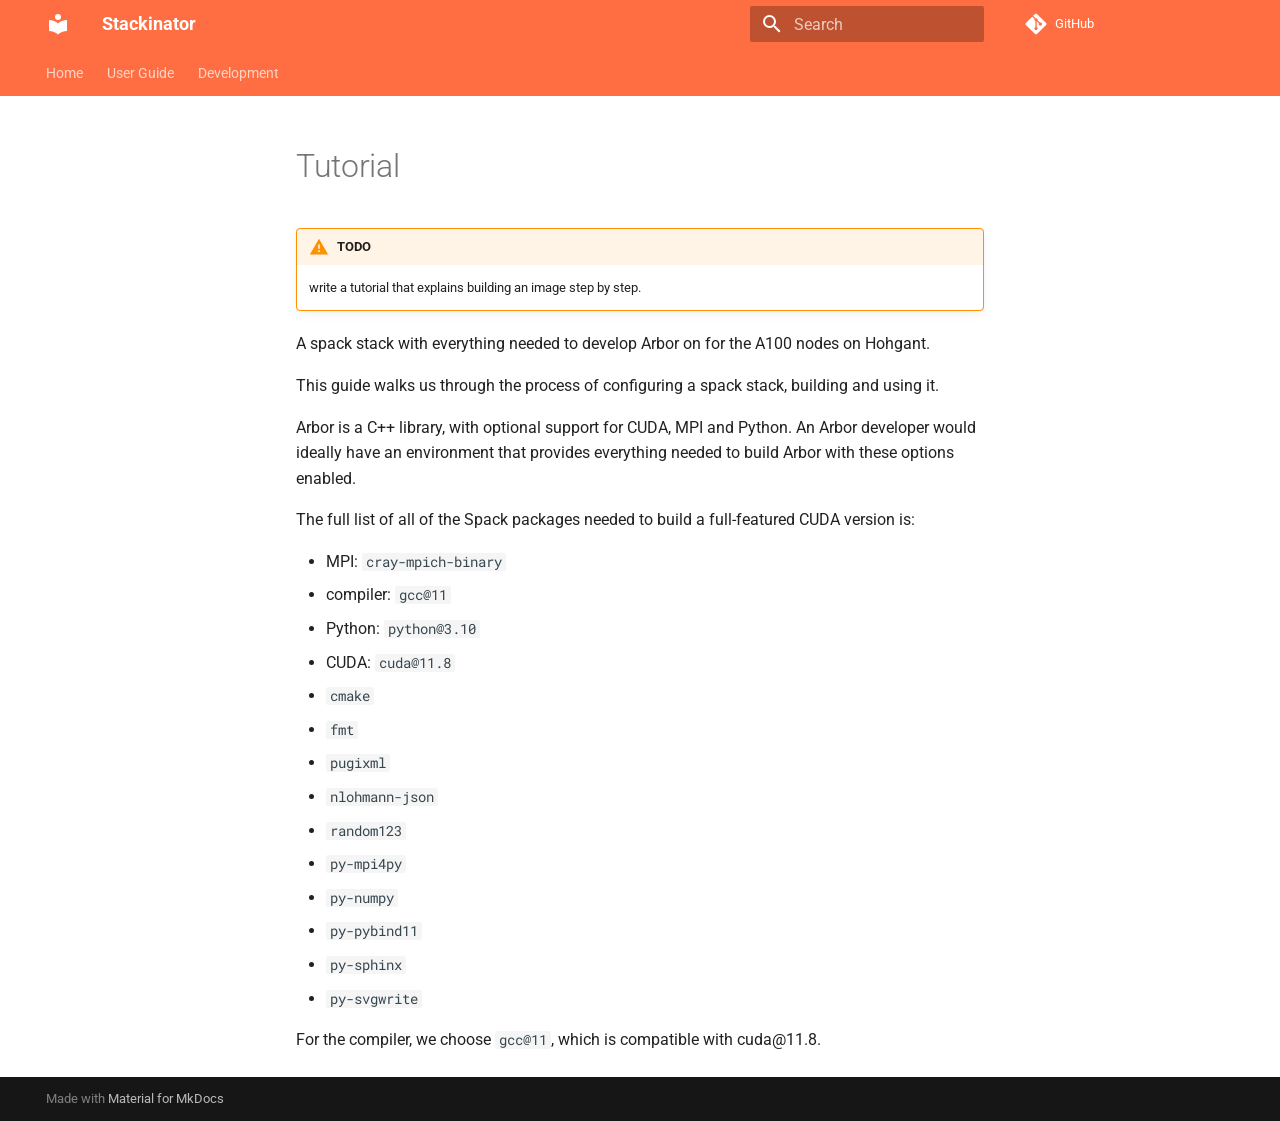
<file: tutorial/index.html>
<!doctype html>
<html lang="en" class="no-js">
  <head>
    
      <meta charset="utf-8">
      <meta name="viewport" content="width=device-width,initial-scale=1">
      
      
      
      
      
      
      <link rel="icon" href="../assets/images/favicon.png">
      <meta name="generator" content="mkdocs-1.6.1, mkdocs-material-9.6.2">
    
    
      
        <title>Tutorial - Stackinator</title>
      
    
    
      <link rel="stylesheet" href="../assets/stylesheets/main.d7758b05.min.css">
      
        
        <link rel="stylesheet" href="../assets/stylesheets/palette.06af60db.min.css">
      
      


    
    
      
    
    
      
        
        
        <link rel="preconnect" href="https://fonts.gstatic.com" crossorigin>
        <link rel="stylesheet" href="https://fonts.googleapis.com/css?family=Roboto:300,300i,400,400i,700,700i%7CRoboto+Mono:400,400i,700,700i&display=fallback">
        <style>:root{--md-text-font:"Roboto";--md-code-font:"Roboto Mono"}</style>
      
    
    
      <link rel="stylesheet" href="../stylesheets/extra.css">
    
    <script>__md_scope=new URL("..",location),__md_hash=e=>[...e].reduce(((e,_)=>(e<<5)-e+_.charCodeAt(0)),0),__md_get=(e,_=localStorage,t=__md_scope)=>JSON.parse(_.getItem(t.pathname+"."+e)),__md_set=(e,_,t=localStorage,a=__md_scope)=>{try{t.setItem(a.pathname+"."+e,JSON.stringify(_))}catch(e){}}</script>
    
      

    
    
    
  </head>
  
  
    
    
    
    
    
    <body dir="ltr" data-md-color-scheme="default" data-md-color-primary="deep-orange" data-md-color-accent="deep-orange">
  
    
    <input class="md-toggle" data-md-toggle="drawer" type="checkbox" id="__drawer" autocomplete="off">
    <input class="md-toggle" data-md-toggle="search" type="checkbox" id="__search" autocomplete="off">
    <label class="md-overlay" for="__drawer"></label>
    <div data-md-component="skip">
      
        
        <a href="#tutorial" class="md-skip">
          Skip to content
        </a>
      
    </div>
    <div data-md-component="announce">
      
    </div>
    
    
      

<header class="md-header" data-md-component="header">
  <nav class="md-header__inner md-grid" aria-label="Header">
    <a href=".." title="Stackinator" class="md-header__button md-logo" aria-label="Stackinator" data-md-component="logo">
      
  
  <svg xmlns="http://www.w3.org/2000/svg" viewBox="0 0 24 24"><path d="M12 8a3 3 0 0 0 3-3 3 3 0 0 0-3-3 3 3 0 0 0-3 3 3 3 0 0 0 3 3m0 3.54C9.64 9.35 6.5 8 3 8v11c3.5 0 6.64 1.35 9 3.54 2.36-2.19 5.5-3.54 9-3.54V8c-3.5 0-6.64 1.35-9 3.54"/></svg>

    </a>
    <label class="md-header__button md-icon" for="__drawer">
      
      <svg xmlns="http://www.w3.org/2000/svg" viewBox="0 0 24 24"><path d="M3 6h18v2H3zm0 5h18v2H3zm0 5h18v2H3z"/></svg>
    </label>
    <div class="md-header__title" data-md-component="header-title">
      <div class="md-header__ellipsis">
        <div class="md-header__topic">
          <span class="md-ellipsis">
            Stackinator
          </span>
        </div>
        <div class="md-header__topic" data-md-component="header-topic">
          <span class="md-ellipsis">
            
              Tutorial
            
          </span>
        </div>
      </div>
    </div>
    
      
    
    
    
    
      <label class="md-header__button md-icon" for="__search">
        
        <svg xmlns="http://www.w3.org/2000/svg" viewBox="0 0 24 24"><path d="M9.5 3A6.5 6.5 0 0 1 16 9.5c0 1.61-.59 3.09-1.56 4.23l.27.27h.79l5 5-1.5 1.5-5-5v-.79l-.27-.27A6.52 6.52 0 0 1 9.5 16 6.5 6.5 0 0 1 3 9.5 6.5 6.5 0 0 1 9.5 3m0 2C7 5 5 7 5 9.5S7 14 9.5 14 14 12 14 9.5 12 5 9.5 5"/></svg>
      </label>
      <div class="md-search" data-md-component="search" role="dialog">
  <label class="md-search__overlay" for="__search"></label>
  <div class="md-search__inner" role="search">
    <form class="md-search__form" name="search">
      <input type="text" class="md-search__input" name="query" aria-label="Search" placeholder="Search" autocapitalize="off" autocorrect="off" autocomplete="off" spellcheck="false" data-md-component="search-query" required>
      <label class="md-search__icon md-icon" for="__search">
        
        <svg xmlns="http://www.w3.org/2000/svg" viewBox="0 0 24 24"><path d="M9.5 3A6.5 6.5 0 0 1 16 9.5c0 1.61-.59 3.09-1.56 4.23l.27.27h.79l5 5-1.5 1.5-5-5v-.79l-.27-.27A6.52 6.52 0 0 1 9.5 16 6.5 6.5 0 0 1 3 9.5 6.5 6.5 0 0 1 9.5 3m0 2C7 5 5 7 5 9.5S7 14 9.5 14 14 12 14 9.5 12 5 9.5 5"/></svg>
        
        <svg xmlns="http://www.w3.org/2000/svg" viewBox="0 0 24 24"><path d="M20 11v2H8l5.5 5.5-1.42 1.42L4.16 12l7.92-7.92L13.5 5.5 8 11z"/></svg>
      </label>
      <nav class="md-search__options" aria-label="Search">
        
        <button type="reset" class="md-search__icon md-icon" title="Clear" aria-label="Clear" tabindex="-1">
          
          <svg xmlns="http://www.w3.org/2000/svg" viewBox="0 0 24 24"><path d="M19 6.41 17.59 5 12 10.59 6.41 5 5 6.41 10.59 12 5 17.59 6.41 19 12 13.41 17.59 19 19 17.59 13.41 12z"/></svg>
        </button>
      </nav>
      
    </form>
    <div class="md-search__output">
      <div class="md-search__scrollwrap" tabindex="0" data-md-scrollfix>
        <div class="md-search-result" data-md-component="search-result">
          <div class="md-search-result__meta">
            Initializing search
          </div>
          <ol class="md-search-result__list" role="presentation"></ol>
        </div>
      </div>
    </div>
  </div>
</div>
    
    
      <div class="md-header__source">
        <a href="https://github.com/eth-cscs/stackinator" title="Go to repository" class="md-source" data-md-component="source">
  <div class="md-source__icon md-icon">
    
    <svg xmlns="http://www.w3.org/2000/svg" viewBox="0 0 448 512"><!--! Font Awesome Free 6.7.2 by @fontawesome - https://fontawesome.com License - https://fontawesome.com/license/free (Icons: CC BY 4.0, Fonts: SIL OFL 1.1, Code: MIT License) Copyright 2024 Fonticons, Inc.--><path d="M439.55 236.05 244 40.45a28.87 28.87 0 0 0-40.81 0l-40.66 40.63 51.52 51.52c27.06-9.14 52.68 16.77 43.39 43.68l49.66 49.66c34.23-11.8 61.18 31 35.47 56.69-26.49 26.49-70.21-2.87-56-37.34L240.22 199v121.85c25.3 12.54 22.26 41.85 9.08 55a34.34 34.34 0 0 1-48.55 0c-17.57-17.6-11.07-46.91 11.25-56v-123c-20.8-8.51-24.6-30.74-18.64-45L142.57 101 8.45 235.14a28.86 28.86 0 0 0 0 40.81l195.61 195.6a28.86 28.86 0 0 0 40.8 0l194.69-194.69a28.86 28.86 0 0 0 0-40.81"/></svg>
  </div>
  <div class="md-source__repository">
    GitHub
  </div>
</a>
      </div>
    
  </nav>
  
</header>
    
    <div class="md-container" data-md-component="container">
      
      
        
          
            
<nav class="md-tabs" aria-label="Tabs" data-md-component="tabs">
  <div class="md-grid">
    <ul class="md-tabs__list">
      
        
  
  
  
    <li class="md-tabs__item">
      <a href=".." class="md-tabs__link">
        
  
    
  
  Home

      </a>
    </li>
  

      
        
  
  
  
    
    
      <li class="md-tabs__item">
        <a href="../configuring/" class="md-tabs__link">
          
  
  User Guide

        </a>
      </li>
    
  

      
        
  
  
  
    <li class="md-tabs__item">
      <a href="../development/" class="md-tabs__link">
        
  
    
  
  Development

      </a>
    </li>
  

      
    </ul>
  </div>
</nav>
          
        
      
      <main class="md-main" data-md-component="main">
        <div class="md-main__inner md-grid">
          
            
              
              <div class="md-sidebar md-sidebar--primary" data-md-component="sidebar" data-md-type="navigation" >
                <div class="md-sidebar__scrollwrap">
                  <div class="md-sidebar__inner">
                    


  


<nav class="md-nav md-nav--primary md-nav--lifted" aria-label="Navigation" data-md-level="0">
  <label class="md-nav__title" for="__drawer">
    <a href=".." title="Stackinator" class="md-nav__button md-logo" aria-label="Stackinator" data-md-component="logo">
      
  
  <svg xmlns="http://www.w3.org/2000/svg" viewBox="0 0 24 24"><path d="M12 8a3 3 0 0 0 3-3 3 3 0 0 0-3-3 3 3 0 0 0-3 3 3 3 0 0 0 3 3m0 3.54C9.64 9.35 6.5 8 3 8v11c3.5 0 6.64 1.35 9 3.54 2.36-2.19 5.5-3.54 9-3.54V8c-3.5 0-6.64 1.35-9 3.54"/></svg>

    </a>
    Stackinator
  </label>
  
    <div class="md-nav__source">
      <a href="https://github.com/eth-cscs/stackinator" title="Go to repository" class="md-source" data-md-component="source">
  <div class="md-source__icon md-icon">
    
    <svg xmlns="http://www.w3.org/2000/svg" viewBox="0 0 448 512"><!--! Font Awesome Free 6.7.2 by @fontawesome - https://fontawesome.com License - https://fontawesome.com/license/free (Icons: CC BY 4.0, Fonts: SIL OFL 1.1, Code: MIT License) Copyright 2024 Fonticons, Inc.--><path d="M439.55 236.05 244 40.45a28.87 28.87 0 0 0-40.81 0l-40.66 40.63 51.52 51.52c27.06-9.14 52.68 16.77 43.39 43.68l49.66 49.66c34.23-11.8 61.18 31 35.47 56.69-26.49 26.49-70.21-2.87-56-37.34L240.22 199v121.85c25.3 12.54 22.26 41.85 9.08 55a34.34 34.34 0 0 1-48.55 0c-17.57-17.6-11.07-46.91 11.25-56v-123c-20.8-8.51-24.6-30.74-18.64-45L142.57 101 8.45 235.14a28.86 28.86 0 0 0 0 40.81l195.61 195.6a28.86 28.86 0 0 0 40.8 0l194.69-194.69a28.86 28.86 0 0 0 0-40.81"/></svg>
  </div>
  <div class="md-source__repository">
    GitHub
  </div>
</a>
    </div>
  
  <ul class="md-nav__list" data-md-scrollfix>
    
      
      
  
  
  
  
    <li class="md-nav__item">
      <a href=".." class="md-nav__link">
        
  
  <span class="md-ellipsis">
    Home
    
  </span>
  

      </a>
    </li>
  

    
      
      
  
  
  
  
    
    
    
      
      
    
    
    <li class="md-nav__item md-nav__item--nested">
      
        
        
        <input class="md-nav__toggle md-toggle " type="checkbox" id="__nav_2" >
        
          
          <label class="md-nav__link" for="__nav_2" id="__nav_2_label" tabindex="0">
            
  
  <span class="md-ellipsis">
    User Guide
    
  </span>
  

            <span class="md-nav__icon md-icon"></span>
          </label>
        
        <nav class="md-nav" data-md-level="1" aria-labelledby="__nav_2_label" aria-expanded="false">
          <label class="md-nav__title" for="__nav_2">
            <span class="md-nav__icon md-icon"></span>
            User Guide
          </label>
          <ul class="md-nav__list" data-md-scrollfix>
            
              
                
  
  
  
  
    <li class="md-nav__item">
      <a href="../configuring/" class="md-nav__link">
        
  
  <span class="md-ellipsis">
    Configuring Stacks
    
  </span>
  

      </a>
    </li>
  

              
            
              
                
  
  
  
  
    <li class="md-nav__item">
      <a href="../building/" class="md-nav__link">
        
  
  <span class="md-ellipsis">
    Building Stacks
    
  </span>
  

      </a>
    </li>
  

              
            
              
                
  
  
  
  
    <li class="md-nav__item">
      <a href="../installing/" class="md-nav__link">
        
  
  <span class="md-ellipsis">
    Installing Stacks
    
  </span>
  

      </a>
    </li>
  

              
            
              
                
  
  
  
  
    <li class="md-nav__item">
      <a href="../recipes/" class="md-nav__link">
        
  
  <span class="md-ellipsis">
    Recipes
    
  </span>
  

      </a>
    </li>
  

              
            
              
                
  
  
  
  
    <li class="md-nav__item">
      <a href="../cluster-config/" class="md-nav__link">
        
  
  <span class="md-ellipsis">
    Cluster Configuration
    
  </span>
  

      </a>
    </li>
  

              
            
              
                
  
  
  
  
    <li class="md-nav__item">
      <a href="../interfaces/" class="md-nav__link">
        
  
  <span class="md-ellipsis">
    Interfaces
    
  </span>
  

      </a>
    </li>
  

              
            
              
                
  
  
  
  
    <li class="md-nav__item">
      <a href="../build-caches/" class="md-nav__link">
        
  
  <span class="md-ellipsis">
    Build Caches
    
  </span>
  

      </a>
    </li>
  

              
            
          </ul>
        </nav>
      
    </li>
  

    
      
      
  
  
  
  
    <li class="md-nav__item">
      <a href="../development/" class="md-nav__link">
        
  
  <span class="md-ellipsis">
    Development
    
  </span>
  

      </a>
    </li>
  

    
  </ul>
</nav>
                  </div>
                </div>
              </div>
            
            
              
              <div class="md-sidebar md-sidebar--secondary" data-md-component="sidebar" data-md-type="toc" >
                <div class="md-sidebar__scrollwrap">
                  <div class="md-sidebar__inner">
                    

<nav class="md-nav md-nav--secondary" aria-label="Table of contents">
  
  
  
    
  
  
</nav>
                  </div>
                </div>
              </div>
            
          
          
            <div class="md-content" data-md-component="content">
              <article class="md-content__inner md-typeset">
                
                  


  
  


<h1 id="tutorial">Tutorial<a class="headerlink" href="#tutorial" title="Permanent link">&para;</a></h1>
<div class="admonition warning">
<p class="admonition-title">TODO</p>
<p>write a tutorial that explains building an image step by step.</p>
</div>
<p>A spack stack with everything needed to develop Arbor on for the A100 nodes on Hohgant.</p>
<p>This guide walks us through the process of configuring a spack stack, building and using it.</p>
<p>Arbor is a C++ library, with optional support for CUDA, MPI and Python. An Arbor developer would ideally have an environment that provides everything needed to build Arbor with these options enabled.</p>
<p>The full list of all of the Spack packages needed to build a full-featured CUDA version is:</p>
<ul>
<li>MPI: <code>cray-mpich-binary</code></li>
<li>compiler: <code>gcc@11</code></li>
<li>Python: <code>python@3.10</code></li>
<li>CUDA: <code>cuda@11.8</code></li>
<li><code>cmake</code></li>
<li><code>fmt</code></li>
<li><code>pugixml</code></li>
<li><code>nlohmann-json</code></li>
<li><code>random123</code></li>
<li><code>py-mpi4py</code></li>
<li><code>py-numpy</code></li>
<li><code>py-pybind11</code></li>
<li><code>py-sphinx</code></li>
<li><code>py-svgwrite</code></li>
</ul>
<p>For the compiler, we choose <code>gcc@11</code>, which is compatible with cuda@11.8.</p>












                
              </article>
            </div>
          
          
<script>var target=document.getElementById(location.hash.slice(1));target&&target.name&&(target.checked=target.name.startsWith("__tabbed_"))</script>
        </div>
        
      </main>
      
        <footer class="md-footer">
  
  <div class="md-footer-meta md-typeset">
    <div class="md-footer-meta__inner md-grid">
      <div class="md-copyright">
  
  
    Made with
    <a href="https://squidfunk.github.io/mkdocs-material/" target="_blank" rel="noopener">
      Material for MkDocs
    </a>
  
</div>
      
    </div>
  </div>
</footer>
      
    </div>
    <div class="md-dialog" data-md-component="dialog">
      <div class="md-dialog__inner md-typeset"></div>
    </div>
    
    
    <script id="__config" type="application/json">{"base": "..", "features": ["content.code.copy", "navigation.tabs"], "search": "../assets/javascripts/workers/search.f8cc74c7.min.js", "translations": {"clipboard.copied": "Copied to clipboard", "clipboard.copy": "Copy to clipboard", "search.result.more.one": "1 more on this page", "search.result.more.other": "# more on this page", "search.result.none": "No matching documents", "search.result.one": "1 matching document", "search.result.other": "# matching documents", "search.result.placeholder": "Type to start searching", "search.result.term.missing": "Missing", "select.version": "Select version"}}</script>
    
    
      <script src="../assets/javascripts/bundle.f13b1293.min.js"></script>
      
    
  </body>
</html>
</file>
<file: assets/stylesheets/main.d7758b05.min.css>
@charset "UTF-8";html{-webkit-text-size-adjust:none;-moz-text-size-adjust:none;text-size-adjust:none;box-sizing:border-box}*,:after,:before{box-sizing:inherit}@media (prefers-reduced-motion){*,:after,:before{transition:none!important}}body{margin:0}a,button,input,label{-webkit-tap-highlight-color:transparent}a{color:inherit;text-decoration:none}hr{border:0;box-sizing:initial;display:block;height:.05rem;overflow:visible;padding:0}small{font-size:80%}sub,sup{line-height:1em}img{border-style:none}table{border-collapse:initial;border-spacing:0}td,th{font-weight:400;vertical-align:top}button{background:#0000;border:0;font-family:inherit;font-size:inherit;margin:0;padding:0}input{border:0;outline:none}:root{--md-primary-fg-color:#4051b5;--md-primary-fg-color--light:#5d6cc0;--md-primary-fg-color--dark:#303fa1;--md-primary-bg-color:#fff;--md-primary-bg-color--light:#ffffffb3;--md-accent-fg-color:#526cfe;--md-accent-fg-color--transparent:#526cfe1a;--md-accent-bg-color:#fff;--md-accent-bg-color--light:#ffffffb3}[data-md-color-scheme=default]{color-scheme:light}[data-md-color-scheme=default] img[src$="#gh-dark-mode-only"],[data-md-color-scheme=default] img[src$="#only-dark"]{display:none}:root,[data-md-color-scheme=default]{--md-hue:225deg;--md-default-fg-color:#000000de;--md-default-fg-color--light:#0000008a;--md-default-fg-color--lighter:#00000052;--md-default-fg-color--lightest:#00000012;--md-default-bg-color:#fff;--md-default-bg-color--light:#ffffffb3;--md-default-bg-color--lighter:#ffffff4d;--md-default-bg-color--lightest:#ffffff1f;--md-code-fg-color:#36464e;--md-code-bg-color:#f5f5f5;--md-code-hl-color:#4287ff;--md-code-hl-color--light:#4287ff1a;--md-code-hl-number-color:#d52a2a;--md-code-hl-special-color:#db1457;--md-code-hl-function-color:#a846b9;--md-code-hl-constant-color:#6e59d9;--md-code-hl-keyword-color:#3f6ec6;--md-code-hl-string-color:#1c7d4d;--md-code-hl-name-color:var(--md-code-fg-color);--md-code-hl-operator-color:var(--md-default-fg-color--light);--md-code-hl-punctuation-color:var(--md-default-fg-color--light);--md-code-hl-comment-color:var(--md-default-fg-color--light);--md-code-hl-generic-color:var(--md-default-fg-color--light);--md-code-hl-variable-color:var(--md-default-fg-color--light);--md-typeset-color:var(--md-default-fg-color);--md-typeset-a-color:var(--md-primary-fg-color);--md-typeset-del-color:#f5503d26;--md-typeset-ins-color:#0bd57026;--md-typeset-kbd-color:#fafafa;--md-typeset-kbd-accent-color:#fff;--md-typeset-kbd-border-color:#b8b8b8;--md-typeset-mark-color:#ffff0080;--md-typeset-table-color:#0000001f;--md-typeset-table-color--light:rgba(0,0,0,.035);--md-admonition-fg-color:var(--md-default-fg-color);--md-admonition-bg-color:var(--md-default-bg-color);--md-warning-fg-color:#000000de;--md-warning-bg-color:#ff9;--md-footer-fg-color:#fff;--md-footer-fg-color--light:#ffffffb3;--md-footer-fg-color--lighter:#ffffff73;--md-footer-bg-color:#000000de;--md-footer-bg-color--dark:#00000052;--md-shadow-z1:0 0.2rem 0.5rem #0000000d,0 0 0.05rem #0000001a;--md-shadow-z2:0 0.2rem 0.5rem #0000001a,0 0 0.05rem #00000040;--md-shadow-z3:0 0.2rem 0.5rem #0003,0 0 0.05rem #00000059}.md-icon svg{fill:currentcolor;display:block;height:1.2rem;width:1.2rem}body{-webkit-font-smoothing:antialiased;-moz-osx-font-smoothing:grayscale;--md-text-font-family:var(--md-text-font,_),-apple-system,BlinkMacSystemFont,Helvetica,Arial,sans-serif;--md-code-font-family:var(--md-code-font,_),SFMono-Regular,Consolas,Menlo,monospace}aside,body,input{font-feature-settings:"kern","liga";color:var(--md-typeset-color);font-family:var(--md-text-font-family)}code,kbd,pre{font-feature-settings:"kern";font-family:var(--md-code-font-family)}:root{--md-typeset-table-sort-icon:url('data:image/svg+xml;charset=utf-8,<svg xmlns="http://www.w3.org/2000/svg" viewBox="0 0 24 24"><path d="m18 21-4-4h3V7h-3l4-4 4 4h-3v10h3M2 19v-2h10v2M2 13v-2h7v2M2 7V5h4v2z"/></svg>');--md-typeset-table-sort-icon--asc:url('data:image/svg+xml;charset=utf-8,<svg xmlns="http://www.w3.org/2000/svg" viewBox="0 0 24 24"><path d="M19 17h3l-4 4-4-4h3V3h2M2 17h10v2H2M6 5v2H2V5m0 6h7v2H2z"/></svg>');--md-typeset-table-sort-icon--desc:url('data:image/svg+xml;charset=utf-8,<svg xmlns="http://www.w3.org/2000/svg" viewBox="0 0 24 24"><path d="M19 7h3l-4-4-4 4h3v14h2M2 17h10v2H2M6 5v2H2V5m0 6h7v2H2z"/></svg>')}.md-typeset{-webkit-print-color-adjust:exact;color-adjust:exact;font-size:.8rem;line-height:1.6;overflow-wrap:break-word}@media print{.md-typeset{font-size:.68rem}}.md-typeset blockquote,.md-typeset dl,.md-typeset figure,.md-typeset ol,.md-typeset pre,.md-typeset ul{margin-bottom:1em;margin-top:1em}.md-typeset h1{color:var(--md-default-fg-color--light);font-size:2em;line-height:1.3;margin:0 0 1.25em}.md-typeset h1,.md-typeset h2{font-weight:300;letter-spacing:-.01em}.md-typeset h2{font-size:1.5625em;line-height:1.4;margin:1.6em 0 .64em}.md-typeset h3{font-size:1.25em;font-weight:400;letter-spacing:-.01em;line-height:1.5;margin:1.6em 0 .8em}.md-typeset h2+h3{margin-top:.8em}.md-typeset h4{font-weight:700;letter-spacing:-.01em;margin:1em 0}.md-typeset h5,.md-typeset h6{color:var(--md-default-fg-color--light);font-size:.8em;font-weight:700;letter-spacing:-.01em;margin:1.25em 0}.md-typeset h5{text-transform:uppercase}.md-typeset h5 code{text-transform:none}.md-typeset hr{border-bottom:.05rem solid var(--md-default-fg-color--lightest);display:flow-root;margin:1.5em 0}.md-typeset a{color:var(--md-typeset-a-color);word-break:break-word}.md-typeset a,.md-typeset a:before{transition:color 125ms}.md-typeset a:focus,.md-typeset a:hover{color:var(--md-accent-fg-color)}.md-typeset a:focus code,.md-typeset a:hover code{background-color:var(--md-accent-fg-color--transparent)}.md-typeset a code{color:currentcolor;transition:background-color 125ms}.md-typeset a.focus-visible{outline-color:var(--md-accent-fg-color);outline-offset:.2rem}.md-typeset code,.md-typeset kbd,.md-typeset pre{color:var(--md-code-fg-color);direction:ltr;font-variant-ligatures:none}@media print{.md-typeset code,.md-typeset kbd,.md-typeset pre{white-space:pre-wrap}}.md-typeset code{background-color:var(--md-code-bg-color);border-radius:.1rem;-webkit-box-decoration-break:clone;box-decoration-break:clone;font-size:.85em;padding:0 .2941176471em;word-break:break-word}.md-typeset code:not(.focus-visible){-webkit-tap-highlight-color:transparent;outline:none}.md-typeset pre{display:flow-root;line-height:1.4;position:relative}.md-typeset pre>code{-webkit-box-decoration-break:slice;box-decoration-break:slice;box-shadow:none;display:block;margin:0;outline-color:var(--md-accent-fg-color);overflow:auto;padding:.7720588235em 1.1764705882em;scrollbar-color:var(--md-default-fg-color--lighter) #0000;scrollbar-width:thin;touch-action:auto;word-break:normal}.md-typeset pre>code:hover{scrollbar-color:var(--md-accent-fg-color) #0000}.md-typeset pre>code::-webkit-scrollbar{height:.2rem;width:.2rem}.md-typeset pre>code::-webkit-scrollbar-thumb{background-color:var(--md-default-fg-color--lighter)}.md-typeset pre>code::-webkit-scrollbar-thumb:hover{background-color:var(--md-accent-fg-color)}.md-typeset kbd{background-color:var(--md-typeset-kbd-color);border-radius:.1rem;box-shadow:0 .1rem 0 .05rem var(--md-typeset-kbd-border-color),0 .1rem 0 var(--md-typeset-kbd-border-color),0 -.1rem .2rem var(--md-typeset-kbd-accent-color) inset;color:var(--md-default-fg-color);display:inline-block;font-size:.75em;padding:0 .6666666667em;vertical-align:text-top;word-break:break-word}.md-typeset mark{background-color:var(--md-typeset-mark-color);-webkit-box-decoration-break:clone;box-decoration-break:clone;color:inherit;word-break:break-word}.md-typeset abbr{border-bottom:.05rem dotted var(--md-default-fg-color--light);cursor:help;text-decoration:none}.md-typeset small{opacity:.75}[dir=ltr] .md-typeset sub,[dir=ltr] .md-typeset sup{margin-left:.078125em}[dir=rtl] .md-typeset sub,[dir=rtl] .md-typeset sup{margin-right:.078125em}[dir=ltr] .md-typeset blockquote{padding-left:.6rem}[dir=rtl] .md-typeset blockquote{padding-right:.6rem}[dir=ltr] .md-typeset blockquote{border-left:.2rem solid var(--md-default-fg-color--lighter)}[dir=rtl] .md-typeset blockquote{border-right:.2rem solid var(--md-default-fg-color--lighter)}.md-typeset blockquote{color:var(--md-default-fg-color--light);margin-left:0;margin-right:0}.md-typeset ul{list-style-type:disc}.md-typeset ul[type]{list-style-type:revert-layer}[dir=ltr] .md-typeset ol,[dir=ltr] .md-typeset ul{margin-left:.625em}[dir=rtl] .md-typeset ol,[dir=rtl] .md-typeset ul{margin-right:.625em}.md-typeset ol,.md-typeset ul{padding:0}.md-typeset ol:not([hidden]),.md-typeset ul:not([hidden]){display:flow-root}.md-typeset ol ol,.md-typeset ul ol{list-style-type:lower-alpha}.md-typeset ol ol ol,.md-typeset ul ol ol{list-style-type:lower-roman}.md-typeset ol ol ol ol,.md-typeset ul ol ol ol{list-style-type:upper-alpha}.md-typeset ol ol ol ol ol,.md-typeset ul ol ol ol ol{list-style-type:upper-roman}.md-typeset ol[type],.md-typeset ul[type]{list-style-type:revert-layer}[dir=ltr] .md-typeset ol li,[dir=ltr] .md-typeset ul li{margin-left:1.25em}[dir=rtl] .md-typeset ol li,[dir=rtl] .md-typeset ul li{margin-right:1.25em}.md-typeset ol li,.md-typeset ul li{margin-bottom:.5em}.md-typeset ol li blockquote,.md-typeset ol li p,.md-typeset ul li blockquote,.md-typeset ul li p{margin:.5em 0}.md-typeset ol li:last-child,.md-typeset ul li:last-child{margin-bottom:0}[dir=ltr] .md-typeset ol li ol,[dir=ltr] .md-typeset ol li ul,[dir=ltr] .md-typeset ul li ol,[dir=ltr] .md-typeset ul li ul{margin-left:.625em}[dir=rtl] .md-typeset ol li ol,[dir=rtl] .md-typeset ol li ul,[dir=rtl] .md-typeset ul li ol,[dir=rtl] .md-typeset ul li ul{margin-right:.625em}.md-typeset ol li ol,.md-typeset ol li ul,.md-typeset ul li ol,.md-typeset ul li ul{margin-bottom:.5em;margin-top:.5em}[dir=ltr] .md-typeset dd{margin-left:1.875em}[dir=rtl] .md-typeset dd{margin-right:1.875em}.md-typeset dd{margin-bottom:1.5em;margin-top:1em}.md-typeset img,.md-typeset svg,.md-typeset video{height:auto;max-width:100%}.md-typeset img[align=left]{margin:1em 1em 1em 0}.md-typeset img[align=right]{margin:1em 0 1em 1em}.md-typeset img[align]:only-child{margin-top:0}.md-typeset figure{display:flow-root;margin:1em auto;max-width:100%;text-align:center;width:-moz-fit-content;width:fit-content}.md-typeset figure img{display:block;margin:0 auto}.md-typeset figcaption{font-style:italic;margin:1em auto;max-width:24rem}.md-typeset iframe{max-width:100%}.md-typeset table:not([class]){background-color:var(--md-default-bg-color);border:.05rem solid var(--md-typeset-table-color);border-radius:.1rem;display:inline-block;font-size:.64rem;max-width:100%;overflow:auto;touch-action:auto}@media print{.md-typeset table:not([class]){display:table}}.md-typeset table:not([class])+*{margin-top:1.5em}.md-typeset table:not([class]) td>:first-child,.md-typeset table:not([class]) th>:first-child{margin-top:0}.md-typeset table:not([class]) td>:last-child,.md-typeset table:not([class]) th>:last-child{margin-bottom:0}.md-typeset table:not([class]) td:not([align]),.md-typeset table:not([class]) th:not([align]){text-align:left}[dir=rtl] .md-typeset table:not([class]) td:not([align]),[dir=rtl] .md-typeset table:not([class]) th:not([align]){text-align:right}.md-typeset table:not([class]) th{font-weight:700;min-width:5rem;padding:.9375em 1.25em;vertical-align:top}.md-typeset table:not([class]) td{border-top:.05rem solid var(--md-typeset-table-color);padding:.9375em 1.25em;vertical-align:top}.md-typeset table:not([class]) tbody tr{transition:background-color 125ms}.md-typeset table:not([class]) tbody tr:hover{background-color:var(--md-typeset-table-color--light);box-shadow:0 .05rem 0 var(--md-default-bg-color) inset}.md-typeset table:not([class]) a{word-break:normal}.md-typeset table th[role=columnheader]{cursor:pointer}[dir=ltr] .md-typeset table th[role=columnheader]:after{margin-left:.5em}[dir=rtl] .md-typeset table th[role=columnheader]:after{margin-right:.5em}.md-typeset table th[role=columnheader]:after{content:"";display:inline-block;height:1.2em;-webkit-mask-image:var(--md-typeset-table-sort-icon);mask-image:var(--md-typeset-table-sort-icon);-webkit-mask-repeat:no-repeat;mask-repeat:no-repeat;-webkit-mask-size:contain;mask-size:contain;transition:background-color 125ms;vertical-align:text-bottom;width:1.2em}.md-typeset table th[role=columnheader]:hover:after{background-color:var(--md-default-fg-color--lighter)}.md-typeset table th[role=columnheader][aria-sort=ascending]:after{background-color:var(--md-default-fg-color--light);-webkit-mask-image:var(--md-typeset-table-sort-icon--asc);mask-image:var(--md-typeset-table-sort-icon--asc)}.md-typeset table th[role=columnheader][aria-sort=descending]:after{background-color:var(--md-default-fg-color--light);-webkit-mask-image:var(--md-typeset-table-sort-icon--desc);mask-image:var(--md-typeset-table-sort-icon--desc)}.md-typeset__scrollwrap{margin:1em -.8rem;overflow-x:auto;touch-action:auto}.md-typeset__table{display:inline-block;margin-bottom:.5em;padding:0 .8rem}@media print{.md-typeset__table{display:block}}html .md-typeset__table table{display:table;margin:0;overflow:hidden;width:100%}@media screen and (max-width:44.984375em){.md-content__inner>pre{margin:1em -.8rem}.md-content__inner>pre code{border-radius:0}}.md-typeset .md-author{border-radius:100%;display:block;flex-shrink:0;height:1.6rem;overflow:hidden;position:relative;transition:color 125ms,transform 125ms;width:1.6rem}.md-typeset .md-author img{display:block}.md-typeset .md-author--more{background:var(--md-default-fg-color--lightest);color:var(--md-default-fg-color--lighter);font-size:.6rem;font-weight:700;line-height:1.6rem;text-align:center}.md-typeset .md-author--long{height:2.4rem;width:2.4rem}.md-typeset a.md-author{transform:scale(1)}.md-typeset a.md-author img{border-radius:100%;filter:grayscale(100%) opacity(75%);transition:filter 125ms}.md-typeset a.md-author:focus,.md-typeset a.md-author:hover{transform:scale(1.1);z-index:1}.md-typeset a.md-author:focus img,.md-typeset a.md-author:hover img{filter:grayscale(0)}.md-banner{background-color:var(--md-footer-bg-color);color:var(--md-footer-fg-color);overflow:auto}@media print{.md-banner{display:none}}.md-banner--warning{background-color:var(--md-warning-bg-color);color:var(--md-warning-fg-color)}.md-banner__inner{font-size:.7rem;margin:.6rem auto;padding:0 .8rem}[dir=ltr] .md-banner__button{float:right}[dir=rtl] .md-banner__button{float:left}.md-banner__button{color:inherit;cursor:pointer;transition:opacity .25s}.no-js .md-banner__button{display:none}.md-banner__button:hover{opacity:.7}html{font-size:125%;height:100%;overflow-x:hidden}@media screen and (min-width:100em){html{font-size:137.5%}}@media screen and (min-width:125em){html{font-size:150%}}body{background-color:var(--md-default-bg-color);display:flex;flex-direction:column;font-size:.5rem;min-height:100%;position:relative;width:100%}@media print{body{display:block}}@media screen and (max-width:59.984375em){body[data-md-scrolllock]{position:fixed}}.md-grid{margin-left:auto;margin-right:auto;max-width:61rem}.md-container{display:flex;flex-direction:column;flex-grow:1}@media print{.md-container{display:block}}.md-main{flex-grow:1}.md-main__inner{display:flex;height:100%;margin-top:1.5rem}.md-ellipsis{overflow:hidden;text-overflow:ellipsis}.md-toggle{display:none}.md-option{height:0;opacity:0;position:absolute;width:0}.md-option:checked+label:not([hidden]){display:block}.md-option.focus-visible+label{outline-color:var(--md-accent-fg-color);outline-style:auto}.md-skip{background-color:var(--md-default-fg-color);border-radius:.1rem;color:var(--md-default-bg-color);font-size:.64rem;margin:.5rem;opacity:0;outline-color:var(--md-accent-fg-color);padding:.3rem .5rem;position:fixed;transform:translateY(.4rem);z-index:-1}.md-skip:focus{opacity:1;transform:translateY(0);transition:transform .25s cubic-bezier(.4,0,.2,1),opacity 175ms 75ms;z-index:10}@page{margin:25mm}:root{--md-clipboard-icon:url('data:image/svg+xml;charset=utf-8,<svg xmlns="http://www.w3.org/2000/svg" viewBox="0 0 24 24"><path d="M19 21H8V7h11m0-2H8a2 2 0 0 0-2 2v14a2 2 0 0 0 2 2h11a2 2 0 0 0 2-2V7a2 2 0 0 0-2-2m-3-4H4a2 2 0 0 0-2 2v14h2V3h12z"/></svg>')}.md-clipboard{border-radius:.1rem;color:var(--md-default-fg-color--lightest);cursor:pointer;height:1.5em;outline-color:var(--md-accent-fg-color);outline-offset:.1rem;position:absolute;right:.5em;top:.5em;transition:color .25s;width:1.5em;z-index:1}@media print{.md-clipboard{display:none}}.md-clipboard:not(.focus-visible){-webkit-tap-highlight-color:transparent;outline:none}:hover>.md-clipboard{color:var(--md-default-fg-color--light)}.md-clipboard:focus,.md-clipboard:hover{color:var(--md-accent-fg-color)}.md-clipboard:after{background-color:currentcolor;content:"";display:block;height:1.125em;margin:0 auto;-webkit-mask-image:var(--md-clipboard-icon);mask-image:var(--md-clipboard-icon);-webkit-mask-position:center;mask-position:center;-webkit-mask-repeat:no-repeat;mask-repeat:no-repeat;-webkit-mask-size:contain;mask-size:contain;width:1.125em}.md-clipboard--inline{cursor:pointer}.md-clipboard--inline code{transition:color .25s,background-color .25s}.md-clipboard--inline:focus code,.md-clipboard--inline:hover code{background-color:var(--md-accent-fg-color--transparent);color:var(--md-accent-fg-color)}.md-typeset .md-code__content{display:grid}@keyframes consent{0%{opacity:0;transform:translateY(100%)}to{opacity:1;transform:translateY(0)}}@keyframes overlay{0%{opacity:0}to{opacity:1}}.md-consent__overlay{animation:overlay .25s both;-webkit-backdrop-filter:blur(.1rem);backdrop-filter:blur(.1rem);background-color:#0000008a;height:100%;opacity:1;position:fixed;top:0;width:100%;z-index:5}.md-consent__inner{animation:consent .5s cubic-bezier(.1,.7,.1,1) both;background-color:var(--md-default-bg-color);border:0;border-radius:.1rem;bottom:0;box-shadow:0 0 .2rem #0000001a,0 .2rem .4rem #0003;max-height:100%;overflow:auto;padding:0;position:fixed;width:100%;z-index:5}.md-consent__form{padding:.8rem}.md-consent__settings{display:none;margin:1em 0}input:checked+.md-consent__settings{display:block}.md-consent__controls{margin-bottom:.8rem}.md-typeset .md-consent__controls .md-button{display:inline}@media screen and (max-width:44.984375em){.md-typeset .md-consent__controls .md-button{display:block;margin-top:.4rem;text-align:center;width:100%}}.md-consent label{cursor:pointer}.md-content{flex-grow:1;min-width:0}.md-content__inner{margin:0 .8rem 1.2rem;padding-top:.6rem}@media screen and (min-width:76.25em){[dir=ltr] .md-sidebar--primary:not([hidden])~.md-content>.md-content__inner{margin-left:1.2rem}[dir=ltr] .md-sidebar--secondary:not([hidden])~.md-content>.md-content__inner,[dir=rtl] .md-sidebar--primary:not([hidden])~.md-content>.md-content__inner{margin-right:1.2rem}[dir=rtl] .md-sidebar--secondary:not([hidden])~.md-content>.md-content__inner{margin-left:1.2rem}}.md-content__inner:before{content:"";display:block;height:.4rem}.md-content__inner>:last-child{margin-bottom:0}[dir=ltr] .md-content__button{float:right}[dir=rtl] .md-content__button{float:left}[dir=ltr] .md-content__button{margin-left:.4rem}[dir=rtl] .md-content__button{margin-right:.4rem}.md-content__button{margin:.4rem 0;padding:0}@media print{.md-content__button{display:none}}.md-typeset .md-content__button{color:var(--md-default-fg-color--lighter)}.md-content__button svg{display:inline;vertical-align:top}[dir=rtl] .md-content__button svg{transform:scaleX(-1)}[dir=ltr] .md-dialog{right:.8rem}[dir=rtl] .md-dialog{left:.8rem}.md-dialog{background-color:var(--md-default-fg-color);border-radius:.1rem;bottom:.8rem;box-shadow:var(--md-shadow-z3);min-width:11.1rem;opacity:0;padding:.4rem .6rem;pointer-events:none;position:fixed;transform:translateY(100%);transition:transform 0ms .4s,opacity .4s;z-index:4}@media print{.md-dialog{display:none}}.md-dialog--active{opacity:1;pointer-events:auto;transform:translateY(0);transition:transform .4s cubic-bezier(.075,.85,.175,1),opacity .4s}.md-dialog__inner{color:var(--md-default-bg-color);font-size:.7rem}.md-feedback{margin:2em 0 1em;text-align:center}.md-feedback fieldset{border:none;margin:0;padding:0}.md-feedback__title{font-weight:700;margin:1em auto}.md-feedback__inner{position:relative}.md-feedback__list{display:flex;flex-wrap:wrap;place-content:baseline center;position:relative}.md-feedback__list:hover .md-icon:not(:disabled){color:var(--md-default-fg-color--lighter)}:disabled .md-feedback__list{min-height:1.8rem}.md-feedback__icon{color:var(--md-default-fg-color--light);cursor:pointer;flex-shrink:0;margin:0 .1rem;transition:color 125ms}.md-feedback__icon:not(:disabled).md-icon:hover{color:var(--md-accent-fg-color)}.md-feedback__icon:disabled{color:var(--md-default-fg-color--lightest);pointer-events:none}.md-feedback__note{opacity:0;position:relative;transform:translateY(.4rem);transition:transform .4s cubic-bezier(.1,.7,.1,1),opacity .15s}.md-feedback__note>*{margin:0 auto;max-width:16rem}:disabled .md-feedback__note{opacity:1;transform:translateY(0)}@media print{.md-feedback{display:none}}.md-footer{background-color:var(--md-footer-bg-color);color:var(--md-footer-fg-color)}@media print{.md-footer{display:none}}.md-footer__inner{justify-content:space-between;overflow:auto;padding:.2rem}.md-footer__inner:not([hidden]){display:flex}.md-footer__link{align-items:end;display:flex;flex-grow:0.01;margin-bottom:.4rem;margin-top:1rem;max-width:100%;outline-color:var(--md-accent-fg-color);overflow:hidden;transition:opacity .25s}.md-footer__link:focus,.md-footer__link:hover{opacity:.7}[dir=rtl] .md-footer__link svg{transform:scaleX(-1)}@media screen and (max-width:44.984375em){.md-footer__link--prev{flex-shrink:0}.md-footer__link--prev .md-footer__title{display:none}}[dir=ltr] .md-footer__link--next{margin-left:auto}[dir=rtl] .md-footer__link--next{margin-right:auto}.md-footer__link--next{text-align:right}[dir=rtl] .md-footer__link--next{text-align:left}.md-footer__title{flex-grow:1;font-size:.9rem;margin-bottom:.7rem;max-width:calc(100% - 2.4rem);padding:0 1rem;white-space:nowrap}.md-footer__button{margin:.2rem;padding:.4rem}.md-footer__direction{font-size:.64rem;opacity:.7}.md-footer-meta{background-color:var(--md-footer-bg-color--dark)}.md-footer-meta__inner{display:flex;flex-wrap:wrap;justify-content:space-between;padding:.2rem}html .md-footer-meta.md-typeset a{color:var(--md-footer-fg-color--light)}html .md-footer-meta.md-typeset a:focus,html .md-footer-meta.md-typeset a:hover{color:var(--md-footer-fg-color)}.md-copyright{color:var(--md-footer-fg-color--lighter);font-size:.64rem;margin:auto .6rem;padding:.4rem 0;width:100%}@media screen and (min-width:45em){.md-copyright{width:auto}}.md-copyright__highlight{color:var(--md-footer-fg-color--light)}.md-social{display:inline-flex;gap:.2rem;margin:0 .4rem;padding:.2rem 0 .6rem}@media screen and (min-width:45em){.md-social{padding:.6rem 0}}.md-social__link{display:inline-block;height:1.6rem;text-align:center;width:1.6rem}.md-social__link:before{line-height:1.9}.md-social__link svg{fill:currentcolor;max-height:.8rem;vertical-align:-25%}.md-typeset .md-button{border:.1rem solid;border-radius:.1rem;color:var(--md-primary-fg-color);cursor:pointer;display:inline-block;font-weight:700;padding:.625em 2em;transition:color 125ms,background-color 125ms,border-color 125ms}.md-typeset .md-button--primary{background-color:var(--md-primary-fg-color);border-color:var(--md-primary-fg-color);color:var(--md-primary-bg-color)}.md-typeset .md-button:focus,.md-typeset .md-button:hover{background-color:var(--md-accent-fg-color);border-color:var(--md-accent-fg-color);color:var(--md-accent-bg-color)}[dir=ltr] .md-typeset .md-input{border-top-left-radius:.1rem}[dir=ltr] .md-typeset .md-input,[dir=rtl] .md-typeset .md-input{border-top-right-radius:.1rem}[dir=rtl] .md-typeset .md-input{border-top-left-radius:.1rem}.md-typeset .md-input{border-bottom:.1rem solid var(--md-default-fg-color--lighter);box-shadow:var(--md-shadow-z1);font-size:.8rem;height:1.8rem;padding:0 .6rem;transition:border .25s,box-shadow .25s}.md-typeset .md-input:focus,.md-typeset .md-input:hover{border-bottom-color:var(--md-accent-fg-color);box-shadow:var(--md-shadow-z2)}.md-typeset .md-input--stretch{width:100%}.md-header{background-color:var(--md-primary-fg-color);box-shadow:0 0 .2rem #0000,0 .2rem .4rem #0000;color:var(--md-primary-bg-color);display:block;left:0;position:sticky;right:0;top:0;z-index:4}@media print{.md-header{display:none}}.md-header[hidden]{transform:translateY(-100%);transition:transform .25s cubic-bezier(.8,0,.6,1),box-shadow .25s}.md-header--shadow{box-shadow:0 0 .2rem #0000001a,0 .2rem .4rem #0003;transition:transform .25s cubic-bezier(.1,.7,.1,1),box-shadow .25s}.md-header__inner{align-items:center;display:flex;padding:0 .2rem}.md-header__button{color:currentcolor;cursor:pointer;margin:.2rem;outline-color:var(--md-accent-fg-color);padding:.4rem;position:relative;transition:opacity .25s;vertical-align:middle;z-index:1}.md-header__button:hover{opacity:.7}.md-header__button:not([hidden]){display:inline-block}.md-header__button:not(.focus-visible){-webkit-tap-highlight-color:transparent;outline:none}.md-header__button.md-logo{margin:.2rem;padding:.4rem}@media screen and (max-width:76.234375em){.md-header__button.md-logo{display:none}}.md-header__button.md-logo img,.md-header__button.md-logo svg{fill:currentcolor;display:block;height:1.2rem;width:auto}@media screen and (min-width:60em){.md-header__button[for=__search]{display:none}}.no-js .md-header__button[for=__search]{display:none}[dir=rtl] .md-header__button[for=__search] svg{transform:scaleX(-1)}@media screen and (min-width:76.25em){.md-header__button[for=__drawer]{display:none}}.md-header__topic{display:flex;max-width:100%;position:absolute;transition:transform .4s cubic-bezier(.1,.7,.1,1),opacity .15s;white-space:nowrap}.md-header__topic+.md-header__topic{opacity:0;pointer-events:none;transform:translateX(1.25rem);transition:transform .4s cubic-bezier(1,.7,.1,.1),opacity .15s;z-index:-1}[dir=rtl] .md-header__topic+.md-header__topic{transform:translateX(-1.25rem)}.md-header__topic:first-child{font-weight:700}[dir=ltr] .md-header__title{margin-left:1rem;margin-right:.4rem}[dir=rtl] .md-header__title{margin-left:.4rem;margin-right:1rem}.md-header__title{flex-grow:1;font-size:.9rem;height:2.4rem;line-height:2.4rem}.md-header__title--active .md-header__topic{opacity:0;pointer-events:none;transform:translateX(-1.25rem);transition:transform .4s cubic-bezier(1,.7,.1,.1),opacity .15s;z-index:-1}[dir=rtl] .md-header__title--active .md-header__topic{transform:translateX(1.25rem)}.md-header__title--active .md-header__topic+.md-header__topic{opacity:1;pointer-events:auto;transform:translateX(0);transition:transform .4s cubic-bezier(.1,.7,.1,1),opacity .15s;z-index:0}.md-header__title>.md-header__ellipsis{height:100%;position:relative;width:100%}.md-header__option{display:flex;flex-shrink:0;max-width:100%;transition:max-width 0ms .25s,opacity .25s .25s;white-space:nowrap}[data-md-toggle=search]:checked~.md-header .md-header__option{max-width:0;opacity:0;transition:max-width 0ms,opacity 0ms}.md-header__option>input{bottom:0}.md-header__source{display:none}@media screen and (min-width:60em){[dir=ltr] .md-header__source{margin-left:1rem}[dir=rtl] .md-header__source{margin-right:1rem}.md-header__source{display:block;max-width:11.7rem;width:11.7rem}}@media screen and (min-width:76.25em){[dir=ltr] .md-header__source{margin-left:1.4rem}[dir=rtl] .md-header__source{margin-right:1.4rem}}.md-meta{color:var(--md-default-fg-color--light);font-size:.7rem;line-height:1.3}.md-meta__list{display:inline-flex;flex-wrap:wrap;list-style:none;margin:0;padding:0}.md-meta__item:not(:last-child):after{content:"·";margin-left:.2rem;margin-right:.2rem}.md-meta__link{color:var(--md-typeset-a-color)}.md-meta__link:focus,.md-meta__link:hover{color:var(--md-accent-fg-color)}.md-draft{background-color:#ff1744;border-radius:.125em;color:#fff;display:inline-block;font-weight:700;padding-left:.5714285714em;padding-right:.5714285714em}:root{--md-nav-icon--prev:url('data:image/svg+xml;charset=utf-8,<svg xmlns="http://www.w3.org/2000/svg" viewBox="0 0 24 24"><path d="M20 11v2H8l5.5 5.5-1.42 1.42L4.16 12l7.92-7.92L13.5 5.5 8 11z"/></svg>');--md-nav-icon--next:url('data:image/svg+xml;charset=utf-8,<svg xmlns="http://www.w3.org/2000/svg" viewBox="0 0 24 24"><path d="M8.59 16.58 13.17 12 8.59 7.41 10 6l6 6-6 6z"/></svg>');--md-toc-icon:url('data:image/svg+xml;charset=utf-8,<svg xmlns="http://www.w3.org/2000/svg" viewBox="0 0 24 24"><path d="M3 9h14V7H3zm0 4h14v-2H3zm0 4h14v-2H3zm16 0h2v-2h-2zm0-10v2h2V7zm0 6h2v-2h-2z"/></svg>')}.md-nav{font-size:.7rem;line-height:1.3}.md-nav__title{color:var(--md-default-fg-color--light);display:block;font-weight:700;overflow:hidden;padding:0 .6rem;text-overflow:ellipsis}.md-nav__title .md-nav__button{display:none}.md-nav__title .md-nav__button img{height:100%;width:auto}.md-nav__title .md-nav__button.md-logo img,.md-nav__title .md-nav__button.md-logo svg{fill:currentcolor;display:block;height:2.4rem;max-width:100%;object-fit:contain;width:auto}.md-nav__list{list-style:none;margin:0;padding:0}.md-nav__link{align-items:flex-start;display:flex;gap:.4rem;margin-top:.625em;scroll-snap-align:start;transition:color 125ms}.md-nav__link--passed{color:var(--md-default-fg-color--light)}.md-nav__item .md-nav__link--active,.md-nav__item .md-nav__link--active code{color:var(--md-typeset-a-color)}.md-nav__link .md-ellipsis{position:relative}[dir=ltr] .md-nav__link .md-icon:last-child{margin-left:auto}[dir=rtl] .md-nav__link .md-icon:last-child{margin-right:auto}.md-nav__link svg{fill:currentcolor;flex-shrink:0;height:1.3em;position:relative}.md-nav__link[for]:focus,.md-nav__link[for]:hover,.md-nav__link[href]:focus,.md-nav__link[href]:hover{color:var(--md-accent-fg-color);cursor:pointer}.md-nav__link.focus-visible{outline-color:var(--md-accent-fg-color);outline-offset:.2rem}.md-nav--primary .md-nav__link[for=__toc]{display:none}.md-nav--primary .md-nav__link[for=__toc] .md-icon:after{background-color:currentcolor;display:block;height:100%;-webkit-mask-image:var(--md-toc-icon);mask-image:var(--md-toc-icon);width:100%}.md-nav--primary .md-nav__link[for=__toc]~.md-nav{display:none}.md-nav__container>.md-nav__link{margin-top:0}.md-nav__container>.md-nav__link:first-child{flex-grow:1;min-width:0}.md-nav__icon{flex-shrink:0}.md-nav__source{display:none}@media screen and (max-width:76.234375em){.md-nav--primary,.md-nav--primary .md-nav{background-color:var(--md-default-bg-color);display:flex;flex-direction:column;height:100%;left:0;position:absolute;right:0;top:0;z-index:1}.md-nav--primary .md-nav__item,.md-nav--primary .md-nav__title{font-size:.8rem;line-height:1.5}.md-nav--primary .md-nav__title{background-color:var(--md-default-fg-color--lightest);color:var(--md-default-fg-color--light);cursor:pointer;height:5.6rem;line-height:2.4rem;padding:3rem .8rem .2rem;position:relative;white-space:nowrap}[dir=ltr] .md-nav--primary .md-nav__title .md-nav__icon{left:.4rem}[dir=rtl] .md-nav--primary .md-nav__title .md-nav__icon{right:.4rem}.md-nav--primary .md-nav__title .md-nav__icon{display:block;height:1.2rem;margin:.2rem;position:absolute;top:.4rem;width:1.2rem}.md-nav--primary .md-nav__title .md-nav__icon:after{background-color:currentcolor;content:"";display:block;height:100%;-webkit-mask-image:var(--md-nav-icon--prev);mask-image:var(--md-nav-icon--prev);-webkit-mask-position:center;mask-position:center;-webkit-mask-repeat:no-repeat;mask-repeat:no-repeat;-webkit-mask-size:contain;mask-size:contain;width:100%}.md-nav--primary .md-nav__title~.md-nav__list{background-color:var(--md-default-bg-color);box-shadow:0 .05rem 0 var(--md-default-fg-color--lightest) inset;overflow-y:auto;scroll-snap-type:y mandatory;touch-action:pan-y}.md-nav--primary .md-nav__title~.md-nav__list>:first-child{border-top:0}.md-nav--primary .md-nav__title[for=__drawer]{background-color:var(--md-primary-fg-color);color:var(--md-primary-bg-color);font-weight:700}.md-nav--primary .md-nav__title .md-logo{display:block;left:.2rem;margin:.2rem;padding:.4rem;position:absolute;right:.2rem;top:.2rem}.md-nav--primary .md-nav__list{flex:1}.md-nav--primary .md-nav__item{border-top:.05rem solid var(--md-default-fg-color--lightest)}.md-nav--primary .md-nav__item--active>.md-nav__link{color:var(--md-typeset-a-color)}.md-nav--primary .md-nav__item--active>.md-nav__link:focus,.md-nav--primary .md-nav__item--active>.md-nav__link:hover{color:var(--md-accent-fg-color)}.md-nav--primary .md-nav__link{margin-top:0;padding:.6rem .8rem}.md-nav--primary .md-nav__link svg{margin-top:.1em}.md-nav--primary .md-nav__link>.md-nav__link{padding:0}[dir=ltr] .md-nav--primary .md-nav__link .md-nav__icon{margin-right:-.2rem}[dir=rtl] .md-nav--primary .md-nav__link .md-nav__icon{margin-left:-.2rem}.md-nav--primary .md-nav__link .md-nav__icon{font-size:1.2rem;height:1.2rem;width:1.2rem}.md-nav--primary .md-nav__link .md-nav__icon:after{background-color:currentcolor;content:"";display:block;height:100%;-webkit-mask-image:var(--md-nav-icon--next);mask-image:var(--md-nav-icon--next);-webkit-mask-position:center;mask-position:center;-webkit-mask-repeat:no-repeat;mask-repeat:no-repeat;-webkit-mask-size:contain;mask-size:contain;width:100%}[dir=rtl] .md-nav--primary .md-nav__icon:after{transform:scale(-1)}.md-nav--primary .md-nav--secondary .md-nav{background-color:initial;position:static}[dir=ltr] .md-nav--primary .md-nav--secondary .md-nav .md-nav__link{padding-left:1.4rem}[dir=rtl] .md-nav--primary .md-nav--secondary .md-nav .md-nav__link{padding-right:1.4rem}[dir=ltr] .md-nav--primary .md-nav--secondary .md-nav .md-nav .md-nav__link{padding-left:2rem}[dir=rtl] .md-nav--primary .md-nav--secondary .md-nav .md-nav .md-nav__link{padding-right:2rem}[dir=ltr] .md-nav--primary .md-nav--secondary .md-nav .md-nav .md-nav .md-nav__link{padding-left:2.6rem}[dir=rtl] .md-nav--primary .md-nav--secondary .md-nav .md-nav .md-nav .md-nav__link{padding-right:2.6rem}[dir=ltr] .md-nav--primary .md-nav--secondary .md-nav .md-nav .md-nav .md-nav .md-nav__link{padding-left:3.2rem}[dir=rtl] .md-nav--primary .md-nav--secondary .md-nav .md-nav .md-nav .md-nav .md-nav__link{padding-right:3.2rem}.md-nav--secondary{background-color:initial}.md-nav__toggle~.md-nav{display:flex;opacity:0;transform:translateX(100%);transition:transform .25s cubic-bezier(.8,0,.6,1),opacity 125ms 50ms}[dir=rtl] .md-nav__toggle~.md-nav{transform:translateX(-100%)}.md-nav__toggle:checked~.md-nav{opacity:1;transform:translateX(0);transition:transform .25s cubic-bezier(.4,0,.2,1),opacity 125ms 125ms}.md-nav__toggle:checked~.md-nav>.md-nav__list{-webkit-backface-visibility:hidden;backface-visibility:hidden}}@media screen and (max-width:59.984375em){.md-nav--primary .md-nav__link[for=__toc]{display:flex}.md-nav--primary .md-nav__link[for=__toc] .md-icon:after{content:""}.md-nav--primary .md-nav__link[for=__toc]+.md-nav__link{display:none}.md-nav--primary .md-nav__link[for=__toc]~.md-nav{display:flex}.md-nav__source{background-color:var(--md-primary-fg-color--dark);color:var(--md-primary-bg-color);display:block;padding:0 .2rem}}@media screen and (min-width:60em) and (max-width:76.234375em){.md-nav--integrated .md-nav__link[for=__toc]{display:flex}.md-nav--integrated .md-nav__link[for=__toc] .md-icon:after{content:""}.md-nav--integrated .md-nav__link[for=__toc]+.md-nav__link{display:none}.md-nav--integrated .md-nav__link[for=__toc]~.md-nav{display:flex}}@media screen and (min-width:60em){.md-nav{margin-bottom:-.4rem}.md-nav--secondary .md-nav__title{background:var(--md-default-bg-color);box-shadow:0 0 .4rem .4rem var(--md-default-bg-color);position:sticky;top:0;z-index:1}.md-nav--secondary .md-nav__title[for=__toc]{scroll-snap-align:start}.md-nav--secondary .md-nav__title .md-nav__icon{display:none}[dir=ltr] .md-nav--secondary .md-nav__list{padding-left:.6rem}[dir=rtl] .md-nav--secondary .md-nav__list{padding-right:.6rem}.md-nav--secondary .md-nav__list{padding-bottom:.4rem}[dir=ltr] .md-nav--secondary .md-nav__item>.md-nav__link{margin-right:.4rem}[dir=rtl] .md-nav--secondary .md-nav__item>.md-nav__link{margin-left:.4rem}}@media screen and (min-width:76.25em){.md-nav{margin-bottom:-.4rem;transition:max-height .25s cubic-bezier(.86,0,.07,1)}.md-nav--primary .md-nav__title{background:var(--md-default-bg-color);box-shadow:0 0 .4rem .4rem var(--md-default-bg-color);position:sticky;top:0;z-index:1}.md-nav--primary .md-nav__title[for=__drawer]{scroll-snap-align:start}.md-nav--primary .md-nav__title .md-nav__icon{display:none}[dir=ltr] .md-nav--primary .md-nav__list{padding-left:.6rem}[dir=rtl] .md-nav--primary .md-nav__list{padding-right:.6rem}.md-nav--primary .md-nav__list{padding-bottom:.4rem}[dir=ltr] .md-nav--primary .md-nav__item>.md-nav__link{margin-right:.4rem}[dir=rtl] .md-nav--primary .md-nav__item>.md-nav__link{margin-left:.4rem}.md-nav__toggle~.md-nav{display:grid;grid-template-rows:0fr;opacity:0;transition:grid-template-rows .25s cubic-bezier(.86,0,.07,1),opacity .25s,visibility 0ms .25s;visibility:collapse}.md-nav__toggle~.md-nav>.md-nav__list{overflow:hidden}.md-nav__toggle.md-toggle--indeterminate~.md-nav,.md-nav__toggle:checked~.md-nav{grid-template-rows:1fr;opacity:1;transition:grid-template-rows .25s cubic-bezier(.86,0,.07,1),opacity .15s .1s,visibility 0ms;visibility:visible}.md-nav__toggle.md-toggle--indeterminate~.md-nav{transition:none}.md-nav__item--nested>.md-nav>.md-nav__title{display:none}.md-nav__item--section{display:block;margin:1.25em 0}.md-nav__item--section:last-child{margin-bottom:0}.md-nav__item--section>.md-nav__link{font-weight:700}.md-nav__item--section>.md-nav__link[for]{color:var(--md-default-fg-color--light)}.md-nav__item--section>.md-nav__link:not(.md-nav__container){pointer-events:none}.md-nav__item--section>.md-nav__link .md-icon,.md-nav__item--section>.md-nav__link>[for]{display:none}[dir=ltr] .md-nav__item--section>.md-nav{margin-left:-.6rem}[dir=rtl] .md-nav__item--section>.md-nav{margin-right:-.6rem}.md-nav__item--section>.md-nav{display:block;opacity:1;visibility:visible}.md-nav__item--section>.md-nav>.md-nav__list>.md-nav__item{padding:0}.md-nav__icon{border-radius:100%;height:.9rem;transition:background-color .25s;width:.9rem}.md-nav__icon:hover{background-color:var(--md-accent-fg-color--transparent)}.md-nav__icon:after{background-color:currentcolor;border-radius:100%;content:"";display:inline-block;height:100%;-webkit-mask-image:var(--md-nav-icon--next);mask-image:var(--md-nav-icon--next);-webkit-mask-position:center;mask-position:center;-webkit-mask-repeat:no-repeat;mask-repeat:no-repeat;-webkit-mask-size:contain;mask-size:contain;transition:transform .25s;vertical-align:-.1rem;width:100%}[dir=rtl] .md-nav__icon:after{transform:rotate(180deg)}.md-nav__item--nested .md-nav__toggle:checked~.md-nav__link .md-nav__icon:after,.md-nav__item--nested .md-toggle--indeterminate~.md-nav__link .md-nav__icon:after{transform:rotate(90deg)}.md-nav--lifted>.md-nav__list>.md-nav__item,.md-nav--lifted>.md-nav__title{display:none}.md-nav--lifted>.md-nav__list>.md-nav__item--active{display:block}.md-nav--lifted>.md-nav__list>.md-nav__item--active>.md-nav__link{background:var(--md-default-bg-color);box-shadow:0 0 .4rem .4rem var(--md-default-bg-color);margin-top:0;position:sticky;top:0;z-index:1}.md-nav--lifted>.md-nav__list>.md-nav__item--active>.md-nav__link:not(.md-nav__container){pointer-events:none}.md-nav--lifted>.md-nav__list>.md-nav__item--active.md-nav__item--section{margin:0}[dir=ltr] .md-nav--lifted>.md-nav__list>.md-nav__item>.md-nav:not(.md-nav--secondary){margin-left:-.6rem}[dir=rtl] .md-nav--lifted>.md-nav__list>.md-nav__item>.md-nav:not(.md-nav--secondary){margin-right:-.6rem}.md-nav--lifted>.md-nav__list>.md-nav__item>[for]{color:var(--md-default-fg-color--light)}.md-nav--lifted .md-nav[data-md-level="1"]{grid-template-rows:1fr;opacity:1;visibility:visible}[dir=ltr] .md-nav--integrated>.md-nav__list>.md-nav__item--active .md-nav--secondary{border-left:.05rem solid var(--md-primary-fg-color)}[dir=rtl] .md-nav--integrated>.md-nav__list>.md-nav__item--active .md-nav--secondary{border-right:.05rem solid var(--md-primary-fg-color)}.md-nav--integrated>.md-nav__list>.md-nav__item--active .md-nav--secondary{display:block;margin-bottom:1.25em;opacity:1;visibility:visible}.md-nav--integrated>.md-nav__list>.md-nav__item--active .md-nav--secondary>.md-nav__list{overflow:visible;padding-bottom:0}.md-nav--integrated>.md-nav__list>.md-nav__item--active .md-nav--secondary>.md-nav__title{display:none}}.md-pagination{font-size:.8rem;font-weight:700;gap:.4rem}.md-pagination,.md-pagination>*{align-items:center;display:flex;justify-content:center}.md-pagination>*{border-radius:.2rem;height:1.8rem;min-width:1.8rem;text-align:center}.md-pagination__current{background-color:var(--md-default-fg-color--lightest);color:var(--md-default-fg-color--light)}.md-pagination__link{transition:color 125ms,background-color 125ms}.md-pagination__link:focus,.md-pagination__link:hover{background-color:var(--md-accent-fg-color--transparent);color:var(--md-accent-fg-color)}.md-pagination__link:focus svg,.md-pagination__link:hover svg{color:var(--md-accent-fg-color)}.md-pagination__link.focus-visible{outline-color:var(--md-accent-fg-color);outline-offset:.2rem}.md-pagination__link svg{fill:currentcolor;color:var(--md-default-fg-color--lighter);display:block;max-height:100%;width:1.2rem}.md-post__back{border-bottom:.05rem solid var(--md-default-fg-color--lightest);margin-bottom:1.2rem;padding-bottom:1.2rem}@media screen and (max-width:76.234375em){.md-post__back{display:none}}[dir=rtl] .md-post__back svg{transform:scaleX(-1)}.md-post__authors{display:flex;flex-direction:column;gap:.6rem;margin:0 .6rem 1.2rem}.md-post .md-post__meta a{transition:color 125ms}.md-post .md-post__meta a:focus,.md-post .md-post__meta a:hover{color:var(--md-accent-fg-color)}.md-post__title{color:var(--md-default-fg-color--light);font-weight:700}.md-post--excerpt{margin-bottom:3.2rem}.md-post--excerpt .md-post__header{align-items:center;display:flex;gap:.6rem;min-height:1.6rem}.md-post--excerpt .md-post__authors{align-items:center;display:inline-flex;flex-direction:row;gap:.2rem;margin:0;min-height:2.4rem}[dir=ltr] .md-post--excerpt .md-post__meta .md-meta__list{margin-right:.4rem}[dir=rtl] .md-post--excerpt .md-post__meta .md-meta__list{margin-left:.4rem}.md-post--excerpt .md-post__content>:first-child{--md-scroll-margin:6rem;margin-top:0}.md-post>.md-nav--secondary{margin:1em 0}.md-profile{align-items:center;display:flex;font-size:.7rem;gap:.6rem;line-height:1.4;width:100%}.md-profile__description{flex-grow:1}.md-content--post{display:flex}@media screen and (max-width:76.234375em){.md-content--post{flex-flow:column-reverse}}.md-content--post>.md-content__inner{min-width:0}@media screen and (min-width:76.25em){[dir=ltr] .md-content--post>.md-content__inner{margin-left:1.2rem}[dir=rtl] .md-content--post>.md-content__inner{margin-right:1.2rem}}@media screen and (max-width:76.234375em){.md-sidebar.md-sidebar--post{padding:0;position:static;width:100%}.md-sidebar.md-sidebar--post .md-sidebar__scrollwrap{overflow:visible}.md-sidebar.md-sidebar--post .md-sidebar__inner{padding:0}.md-sidebar.md-sidebar--post .md-post__meta{margin-left:.6rem;margin-right:.6rem}.md-sidebar.md-sidebar--post .md-nav__item{border:none;display:inline}.md-sidebar.md-sidebar--post .md-nav__list{display:inline-flex;flex-wrap:wrap;gap:.6rem;padding-bottom:.6rem;padding-top:.6rem}.md-sidebar.md-sidebar--post .md-nav__link{padding:0}.md-sidebar.md-sidebar--post .md-nav{height:auto;margin-bottom:0;position:static}}:root{--md-progress-value:0;--md-progress-delay:400ms}.md-progress{background:var(--md-primary-bg-color);height:.075rem;opacity:min(clamp(0,var(--md-progress-value),1),clamp(0,100 - var(--md-progress-value),1));position:fixed;top:0;transform:scaleX(calc(var(--md-progress-value)*1%));transform-origin:left;transition:transform .5s cubic-bezier(.19,1,.22,1),opacity .25s var(--md-progress-delay);width:100%;z-index:4}:root{--md-search-result-icon:url('data:image/svg+xml;charset=utf-8,<svg xmlns="http://www.w3.org/2000/svg" viewBox="0 0 24 24"><path d="M14 2H6a2 2 0 0 0-2 2v16a2 2 0 0 0 2 2h7c-.41-.25-.8-.56-1.14-.9-.33-.33-.61-.7-.86-1.1H6V4h7v5h5v1.18c.71.16 1.39.43 2 .82V8zm6.31 16.9c1.33-2.11.69-4.9-1.4-6.22-2.11-1.33-4.91-.68-6.22 1.4-1.34 2.11-.69 4.89 1.4 6.22 1.46.93 3.32.93 4.79.02L22 23.39 23.39 22zm-3.81.1a2.5 2.5 0 0 1-2.5-2.5 2.5 2.5 0 0 1 2.5-2.5 2.5 2.5 0 0 1 2.5 2.5 2.5 2.5 0 0 1-2.5 2.5"/></svg>')}.md-search{position:relative}@media screen and (min-width:60em){.md-search{padding:.2rem 0}}.no-js .md-search{display:none}.md-search__overlay{opacity:0;z-index:1}@media screen and (max-width:59.984375em){[dir=ltr] .md-search__overlay{left:-2.2rem}[dir=rtl] .md-search__overlay{right:-2.2rem}.md-search__overlay{background-color:var(--md-default-bg-color);border-radius:1rem;height:2rem;overflow:hidden;pointer-events:none;position:absolute;top:-1rem;transform-origin:center;transition:transform .3s .1s,opacity .2s .2s;width:2rem}[data-md-toggle=search]:checked~.md-header .md-search__overlay{opacity:1;transition:transform .4s,opacity .1s}}@media screen and (min-width:60em){[dir=ltr] .md-search__overlay{left:0}[dir=rtl] .md-search__overlay{right:0}.md-search__overlay{background-color:#0000008a;cursor:pointer;height:0;position:fixed;top:0;transition:width 0ms .25s,height 0ms .25s,opacity .25s;width:0}[data-md-toggle=search]:checked~.md-header .md-search__overlay{height:200vh;opacity:1;transition:width 0ms,height 0ms,opacity .25s;width:100%}}@media screen and (max-width:29.984375em){[data-md-toggle=search]:checked~.md-header .md-search__overlay{transform:scale(45)}}@media screen and (min-width:30em) and (max-width:44.984375em){[data-md-toggle=search]:checked~.md-header .md-search__overlay{transform:scale(60)}}@media screen and (min-width:45em) and (max-width:59.984375em){[data-md-toggle=search]:checked~.md-header .md-search__overlay{transform:scale(75)}}.md-search__inner{-webkit-backface-visibility:hidden;backface-visibility:hidden}@media screen and (max-width:59.984375em){[dir=ltr] .md-search__inner{left:0}[dir=rtl] .md-search__inner{right:0}.md-search__inner{height:0;opacity:0;overflow:hidden;position:fixed;top:0;transform:translateX(5%);transition:width 0ms .3s,height 0ms .3s,transform .15s cubic-bezier(.4,0,.2,1) .15s,opacity .15s .15s;width:0;z-index:2}[dir=rtl] .md-search__inner{transform:translateX(-5%)}[data-md-toggle=search]:checked~.md-header .md-search__inner{height:100%;opacity:1;transform:translateX(0);transition:width 0ms 0ms,height 0ms 0ms,transform .15s cubic-bezier(.1,.7,.1,1) .15s,opacity .15s .15s;width:100%}}@media screen and (min-width:60em){[dir=ltr] .md-search__inner{float:right}[dir=rtl] .md-search__inner{float:left}.md-search__inner{padding:.1rem 0;position:relative;transition:width .25s cubic-bezier(.1,.7,.1,1);width:11.7rem}}@media screen and (min-width:60em) and (max-width:76.234375em){[data-md-toggle=search]:checked~.md-header .md-search__inner{width:23.4rem}}@media screen and (min-width:76.25em){[data-md-toggle=search]:checked~.md-header .md-search__inner{width:34.4rem}}.md-search__form{background-color:var(--md-default-bg-color);box-shadow:0 0 .6rem #0000;height:2.4rem;position:relative;transition:color .25s,background-color .25s;z-index:2}@media screen and (min-width:60em){.md-search__form{background-color:#00000042;border-radius:.1rem;height:1.8rem}.md-search__form:hover{background-color:#ffffff1f}}[data-md-toggle=search]:checked~.md-header .md-search__form{background-color:var(--md-default-bg-color);border-radius:.1rem .1rem 0 0;box-shadow:0 0 .6rem #00000012;color:var(--md-default-fg-color)}[dir=ltr] .md-search__input{padding-left:3.6rem;padding-right:2.2rem}[dir=rtl] .md-search__input{padding-left:2.2rem;padding-right:3.6rem}.md-search__input{background:#0000;font-size:.9rem;height:100%;position:relative;text-overflow:ellipsis;width:100%;z-index:2}.md-search__input::placeholder{transition:color .25s}.md-search__input::placeholder,.md-search__input~.md-search__icon{color:var(--md-default-fg-color--light)}.md-search__input::-ms-clear{display:none}@media screen and (max-width:59.984375em){.md-search__input{font-size:.9rem;height:2.4rem;width:100%}}@media screen and (min-width:60em){[dir=ltr] .md-search__input{padding-left:2.2rem}[dir=rtl] .md-search__input{padding-right:2.2rem}.md-search__input{color:inherit;font-size:.8rem}.md-search__input::placeholder{color:var(--md-primary-bg-color--light)}.md-search__input+.md-search__icon{color:var(--md-primary-bg-color)}[data-md-toggle=search]:checked~.md-header .md-search__input{text-overflow:clip}[data-md-toggle=search]:checked~.md-header .md-search__input+.md-search__icon{color:var(--md-default-fg-color--light)}[data-md-toggle=search]:checked~.md-header .md-search__input::placeholder{color:#0000}}.md-search__icon{cursor:pointer;display:inline-block;height:1.2rem;transition:color .25s,opacity .25s;width:1.2rem}.md-search__icon:hover{opacity:.7}[dir=ltr] .md-search__icon[for=__search]{left:.5rem}[dir=rtl] .md-search__icon[for=__search]{right:.5rem}.md-search__icon[for=__search]{position:absolute;top:.3rem;z-index:2}[dir=rtl] .md-search__icon[for=__search] svg{transform:scaleX(-1)}@media screen and (max-width:59.984375em){[dir=ltr] .md-search__icon[for=__search]{left:.8rem}[dir=rtl] .md-search__icon[for=__search]{right:.8rem}.md-search__icon[for=__search]{top:.6rem}.md-search__icon[for=__search] svg:first-child{display:none}}@media screen and (min-width:60em){.md-search__icon[for=__search]{pointer-events:none}.md-search__icon[for=__search] svg:last-child{display:none}}[dir=ltr] .md-search__options{right:.5rem}[dir=rtl] .md-search__options{left:.5rem}.md-search__options{pointer-events:none;position:absolute;top:.3rem;z-index:2}@media screen and (max-width:59.984375em){[dir=ltr] .md-search__options{right:.8rem}[dir=rtl] .md-search__options{left:.8rem}.md-search__options{top:.6rem}}[dir=ltr] .md-search__options>.md-icon{margin-left:.2rem}[dir=rtl] .md-search__options>.md-icon{margin-right:.2rem}.md-search__options>.md-icon{color:var(--md-default-fg-color--light);opacity:0;transform:scale(.75);transition:transform .15s cubic-bezier(.1,.7,.1,1),opacity .15s}.md-search__options>.md-icon:not(.focus-visible){-webkit-tap-highlight-color:transparent;outline:none}[data-md-toggle=search]:checked~.md-header .md-search__input:valid~.md-search__options>.md-icon{opacity:1;pointer-events:auto;transform:scale(1)}[data-md-toggle=search]:checked~.md-header .md-search__input:valid~.md-search__options>.md-icon:hover{opacity:.7}[dir=ltr] .md-search__suggest{padding-left:3.6rem;padding-right:2.2rem}[dir=rtl] .md-search__suggest{padding-left:2.2rem;padding-right:3.6rem}.md-search__suggest{align-items:center;color:var(--md-default-fg-color--lighter);display:flex;font-size:.9rem;height:100%;opacity:0;position:absolute;top:0;transition:opacity 50ms;white-space:nowrap;width:100%}@media screen and (min-width:60em){[dir=ltr] .md-search__suggest{padding-left:2.2rem}[dir=rtl] .md-search__suggest{padding-right:2.2rem}.md-search__suggest{font-size:.8rem}}[data-md-toggle=search]:checked~.md-header .md-search__suggest{opacity:1;transition:opacity .3s .1s}[dir=ltr] .md-search__output{border-bottom-left-radius:.1rem}[dir=ltr] .md-search__output,[dir=rtl] .md-search__output{border-bottom-right-radius:.1rem}[dir=rtl] .md-search__output{border-bottom-left-radius:.1rem}.md-search__output{overflow:hidden;position:absolute;width:100%;z-index:1}@media screen and (max-width:59.984375em){.md-search__output{bottom:0;top:2.4rem}}@media screen and (min-width:60em){.md-search__output{opacity:0;top:1.9rem;transition:opacity .4s}[data-md-toggle=search]:checked~.md-header .md-search__output{box-shadow:var(--md-shadow-z3);opacity:1}}.md-search__scrollwrap{-webkit-backface-visibility:hidden;backface-visibility:hidden;background-color:var(--md-default-bg-color);height:100%;overflow-y:auto;touch-action:pan-y}@media (-webkit-max-device-pixel-ratio:1),(max-resolution:1dppx){.md-search__scrollwrap{transform:translateZ(0)}}@media screen and (min-width:60em) and (max-width:76.234375em){.md-search__scrollwrap{width:23.4rem}}@media screen and (min-width:76.25em){.md-search__scrollwrap{width:34.4rem}}@media screen and (min-width:60em){.md-search__scrollwrap{max-height:0;scrollbar-color:var(--md-default-fg-color--lighter) #0000;scrollbar-width:thin}[data-md-toggle=search]:checked~.md-header .md-search__scrollwrap{max-height:75vh}.md-search__scrollwrap:hover{scrollbar-color:var(--md-accent-fg-color) #0000}.md-search__scrollwrap::-webkit-scrollbar{height:.2rem;width:.2rem}.md-search__scrollwrap::-webkit-scrollbar-thumb{background-color:var(--md-default-fg-color--lighter)}.md-search__scrollwrap::-webkit-scrollbar-thumb:hover{background-color:var(--md-accent-fg-color)}}.md-search-result{color:var(--md-default-fg-color);word-break:break-word}.md-search-result__meta{background-color:var(--md-default-fg-color--lightest);color:var(--md-default-fg-color--light);font-size:.64rem;line-height:1.8rem;padding:0 .8rem;scroll-snap-align:start}@media screen and (min-width:60em){[dir=ltr] .md-search-result__meta{padding-left:2.2rem}[dir=rtl] .md-search-result__meta{padding-right:2.2rem}}.md-search-result__list{list-style:none;margin:0;padding:0;-webkit-user-select:none;user-select:none}.md-search-result__item{box-shadow:0 -.05rem var(--md-default-fg-color--lightest)}.md-search-result__item:first-child{box-shadow:none}.md-search-result__link{display:block;outline:none;scroll-snap-align:start;transition:background-color .25s}.md-search-result__link:focus,.md-search-result__link:hover{background-color:var(--md-accent-fg-color--transparent)}.md-search-result__link:last-child p:last-child{margin-bottom:.6rem}.md-search-result__more>summary{cursor:pointer;display:block;outline:none;position:sticky;scroll-snap-align:start;top:0;z-index:1}.md-search-result__more>summary::marker{display:none}.md-search-result__more>summary::-webkit-details-marker{display:none}.md-search-result__more>summary>div{color:var(--md-typeset-a-color);font-size:.64rem;padding:.75em .8rem;transition:color .25s,background-color .25s}@media screen and (min-width:60em){[dir=ltr] .md-search-result__more>summary>div{padding-left:2.2rem}[dir=rtl] .md-search-result__more>summary>div{padding-right:2.2rem}}.md-search-result__more>summary:focus>div,.md-search-result__more>summary:hover>div{background-color:var(--md-accent-fg-color--transparent);color:var(--md-accent-fg-color)}.md-search-result__more[open]>summary{background-color:var(--md-default-bg-color)}.md-search-result__article{overflow:hidden;padding:0 .8rem;position:relative}@media screen and (min-width:60em){[dir=ltr] .md-search-result__article{padding-left:2.2rem}[dir=rtl] .md-search-result__article{padding-right:2.2rem}}[dir=ltr] .md-search-result__icon{left:0}[dir=rtl] .md-search-result__icon{right:0}.md-search-result__icon{color:var(--md-default-fg-color--light);height:1.2rem;margin:.5rem;position:absolute;width:1.2rem}@media screen and (max-width:59.984375em){.md-search-result__icon{display:none}}.md-search-result__icon:after{background-color:currentcolor;content:"";display:inline-block;height:100%;-webkit-mask-image:var(--md-search-result-icon);mask-image:var(--md-search-result-icon);-webkit-mask-position:center;mask-position:center;-webkit-mask-repeat:no-repeat;mask-repeat:no-repeat;-webkit-mask-size:contain;mask-size:contain;width:100%}[dir=rtl] .md-search-result__icon:after{transform:scaleX(-1)}.md-search-result .md-typeset{color:var(--md-default-fg-color--light);font-size:.64rem;line-height:1.6}.md-search-result .md-typeset h1{color:var(--md-default-fg-color);font-size:.8rem;font-weight:400;line-height:1.4;margin:.55rem 0}.md-search-result .md-typeset h1 mark{text-decoration:none}.md-search-result .md-typeset h2{color:var(--md-default-fg-color);font-size:.64rem;font-weight:700;line-height:1.6;margin:.5em 0}.md-search-result .md-typeset h2 mark{text-decoration:none}.md-search-result__terms{color:var(--md-default-fg-color);display:block;font-size:.64rem;font-style:italic;margin:.5em 0}.md-search-result mark{background-color:initial;color:var(--md-accent-fg-color);text-decoration:underline}.md-select{position:relative;z-index:1}.md-select__inner{background-color:var(--md-default-bg-color);border-radius:.1rem;box-shadow:var(--md-shadow-z2);color:var(--md-default-fg-color);left:50%;margin-top:.2rem;max-height:0;opacity:0;position:absolute;top:calc(100% - .2rem);transform:translate3d(-50%,.3rem,0);transition:transform .25s 375ms,opacity .25s .25s,max-height 0ms .5s}.md-select:focus-within .md-select__inner,.md-select:hover .md-select__inner{max-height:10rem;opacity:1;transform:translate3d(-50%,0,0);transition:transform .25s cubic-bezier(.1,.7,.1,1),opacity .25s,max-height 0ms}.md-select__inner:after{border-bottom:.2rem solid #0000;border-bottom-color:var(--md-default-bg-color);border-left:.2rem solid #0000;border-right:.2rem solid #0000;border-top:0;content:"";height:0;left:50%;margin-left:-.2rem;margin-top:-.2rem;position:absolute;top:0;width:0}.md-select__list{border-radius:.1rem;font-size:.8rem;list-style-type:none;margin:0;max-height:inherit;overflow:auto;padding:0}.md-select__item{line-height:1.8rem}[dir=ltr] .md-select__link{padding-left:.6rem;padding-right:1.2rem}[dir=rtl] .md-select__link{padding-left:1.2rem;padding-right:.6rem}.md-select__link{cursor:pointer;display:block;outline:none;scroll-snap-align:start;transition:background-color .25s,color .25s;width:100%}.md-select__link:focus,.md-select__link:hover{color:var(--md-accent-fg-color)}.md-select__link:focus{background-color:var(--md-default-fg-color--lightest)}.md-sidebar{align-self:flex-start;flex-shrink:0;padding:1.2rem 0;position:sticky;top:2.4rem;width:12.1rem}@media print{.md-sidebar{display:none}}@media screen and (max-width:76.234375em){[dir=ltr] .md-sidebar--primary{left:-12.1rem}[dir=rtl] .md-sidebar--primary{right:-12.1rem}.md-sidebar--primary{background-color:var(--md-default-bg-color);display:block;height:100%;position:fixed;top:0;transform:translateX(0);transition:transform .25s cubic-bezier(.4,0,.2,1),box-shadow .25s;width:12.1rem;z-index:5}[data-md-toggle=drawer]:checked~.md-container .md-sidebar--primary{box-shadow:var(--md-shadow-z3);transform:translateX(12.1rem)}[dir=rtl] [data-md-toggle=drawer]:checked~.md-container .md-sidebar--primary{transform:translateX(-12.1rem)}.md-sidebar--primary .md-sidebar__scrollwrap{bottom:0;left:0;margin:0;overflow:hidden;position:absolute;right:0;scroll-snap-type:none;top:0}}@media screen and (min-width:76.25em){.md-sidebar{height:0}.no-js .md-sidebar{height:auto}.md-header--lifted~.md-container .md-sidebar{top:4.8rem}}.md-sidebar--secondary{display:none;order:2}@media screen and (min-width:60em){.md-sidebar--secondary{height:0}.no-js .md-sidebar--secondary{height:auto}.md-sidebar--secondary:not([hidden]){display:block}.md-sidebar--secondary .md-sidebar__scrollwrap{touch-action:pan-y}}.md-sidebar__scrollwrap{scrollbar-gutter:stable;-webkit-backface-visibility:hidden;backface-visibility:hidden;margin:0 .2rem;overflow-y:auto;scrollbar-color:var(--md-default-fg-color--lighter) #0000;scrollbar-width:thin}.md-sidebar__scrollwrap::-webkit-scrollbar{height:.2rem;width:.2rem}.md-sidebar__scrollwrap:focus-within,.md-sidebar__scrollwrap:hover{scrollbar-color:var(--md-accent-fg-color) #0000}.md-sidebar__scrollwrap:focus-within::-webkit-scrollbar-thumb,.md-sidebar__scrollwrap:hover::-webkit-scrollbar-thumb{background-color:var(--md-default-fg-color--lighter)}.md-sidebar__scrollwrap:focus-within::-webkit-scrollbar-thumb:hover,.md-sidebar__scrollwrap:hover::-webkit-scrollbar-thumb:hover{background-color:var(--md-accent-fg-color)}@supports selector(::-webkit-scrollbar){.md-sidebar__scrollwrap{scrollbar-gutter:auto}[dir=ltr] .md-sidebar__inner{padding-right:calc(100% - 11.5rem)}[dir=rtl] .md-sidebar__inner{padding-left:calc(100% - 11.5rem)}}@media screen and (max-width:76.234375em){.md-overlay{background-color:#0000008a;height:0;opacity:0;position:fixed;top:0;transition:width 0ms .25s,height 0ms .25s,opacity .25s;width:0;z-index:5}[data-md-toggle=drawer]:checked~.md-overlay{height:100%;opacity:1;transition:width 0ms,height 0ms,opacity .25s;width:100%}}@keyframes facts{0%{height:0}to{height:.65rem}}@keyframes fact{0%{opacity:0;transform:translateY(100%)}50%{opacity:0}to{opacity:1;transform:translateY(0)}}:root{--md-source-forks-icon:url('data:image/svg+xml;charset=utf-8,<svg xmlns="http://www.w3.org/2000/svg" viewBox="0 0 16 16"><path d="M5 5.372v.878c0 .414.336.75.75.75h4.5a.75.75 0 0 0 .75-.75v-.878a2.25 2.25 0 1 1 1.5 0v.878a2.25 2.25 0 0 1-2.25 2.25h-1.5v2.128a2.251 2.251 0 1 1-1.5 0V8.5h-1.5A2.25 2.25 0 0 1 3.5 6.25v-.878a2.25 2.25 0 1 1 1.5 0M5 3.25a.75.75 0 1 0-1.5 0 .75.75 0 0 0 1.5 0m6.75.75a.75.75 0 1 0 0-1.5.75.75 0 0 0 0 1.5m-3 8.75a.75.75 0 1 0-1.5 0 .75.75 0 0 0 1.5 0"/></svg>');--md-source-repositories-icon:url('data:image/svg+xml;charset=utf-8,<svg xmlns="http://www.w3.org/2000/svg" viewBox="0 0 16 16"><path d="M2 2.5A2.5 2.5 0 0 1 4.5 0h8.75a.75.75 0 0 1 .75.75v12.5a.75.75 0 0 1-.75.75h-2.5a.75.75 0 0 1 0-1.5h1.75v-2h-8a1 1 0 0 0-.714 1.7.75.75 0 1 1-1.072 1.05A2.5 2.5 0 0 1 2 11.5Zm10.5-1h-8a1 1 0 0 0-1 1v6.708A2.5 2.5 0 0 1 4.5 9h8ZM5 12.25a.25.25 0 0 1 .25-.25h3.5a.25.25 0 0 1 .25.25v3.25a.25.25 0 0 1-.4.2l-1.45-1.087a.25.25 0 0 0-.3 0L5.4 15.7a.25.25 0 0 1-.4-.2Z"/></svg>');--md-source-stars-icon:url('data:image/svg+xml;charset=utf-8,<svg xmlns="http://www.w3.org/2000/svg" viewBox="0 0 16 16"><path d="M8 .25a.75.75 0 0 1 .673.418l1.882 3.815 4.21.612a.75.75 0 0 1 .416 1.279l-3.046 2.97.719 4.192a.751.751 0 0 1-1.088.791L8 12.347l-3.766 1.98a.75.75 0 0 1-1.088-.79l.72-4.194L.818 6.374a.75.75 0 0 1 .416-1.28l4.21-.611L7.327.668A.75.75 0 0 1 8 .25m0 2.445L6.615 5.5a.75.75 0 0 1-.564.41l-3.097.45 2.24 2.184a.75.75 0 0 1 .216.664l-.528 3.084 2.769-1.456a.75.75 0 0 1 .698 0l2.77 1.456-.53-3.084a.75.75 0 0 1 .216-.664l2.24-2.183-3.096-.45a.75.75 0 0 1-.564-.41z"/></svg>');--md-source-version-icon:url('data:image/svg+xml;charset=utf-8,<svg xmlns="http://www.w3.org/2000/svg" viewBox="0 0 16 16"><path d="M1 7.775V2.75C1 1.784 1.784 1 2.75 1h5.025c.464 0 .91.184 1.238.513l6.25 6.25a1.75 1.75 0 0 1 0 2.474l-5.026 5.026a1.75 1.75 0 0 1-2.474 0l-6.25-6.25A1.75 1.75 0 0 1 1 7.775m1.5 0c0 .066.026.13.073.177l6.25 6.25a.25.25 0 0 0 .354 0l5.025-5.025a.25.25 0 0 0 0-.354l-6.25-6.25a.25.25 0 0 0-.177-.073H2.75a.25.25 0 0 0-.25.25ZM6 5a1 1 0 1 1 0 2 1 1 0 0 1 0-2"/></svg>')}.md-source{-webkit-backface-visibility:hidden;backface-visibility:hidden;display:block;font-size:.65rem;line-height:1.2;outline-color:var(--md-accent-fg-color);transition:opacity .25s;white-space:nowrap}.md-source:hover{opacity:.7}.md-source__icon{display:inline-block;height:2.4rem;vertical-align:middle;width:2rem}[dir=ltr] .md-source__icon svg{margin-left:.6rem}[dir=rtl] .md-source__icon svg{margin-right:.6rem}.md-source__icon svg{margin-top:.6rem}[dir=ltr] .md-source__icon+.md-source__repository{padding-left:2rem}[dir=rtl] .md-source__icon+.md-source__repository{padding-right:2rem}[dir=ltr] .md-source__icon+.md-source__repository{margin-left:-2rem}[dir=rtl] .md-source__icon+.md-source__repository{margin-right:-2rem}[dir=ltr] .md-source__repository{margin-left:.6rem}[dir=rtl] .md-source__repository{margin-right:.6rem}.md-source__repository{display:inline-block;max-width:calc(100% - 1.2rem);overflow:hidden;text-overflow:ellipsis;vertical-align:middle}.md-source__facts{display:flex;font-size:.55rem;gap:.4rem;list-style-type:none;margin:.1rem 0 0;opacity:.75;overflow:hidden;padding:0;width:100%}.md-source__repository--active .md-source__facts{animation:facts .25s ease-in}.md-source__fact{overflow:hidden;text-overflow:ellipsis}.md-source__repository--active .md-source__fact{animation:fact .4s ease-out}[dir=ltr] .md-source__fact:before{margin-right:.1rem}[dir=rtl] .md-source__fact:before{margin-left:.1rem}.md-source__fact:before{background-color:currentcolor;content:"";display:inline-block;height:.6rem;-webkit-mask-position:center;mask-position:center;-webkit-mask-repeat:no-repeat;mask-repeat:no-repeat;-webkit-mask-size:contain;mask-size:contain;vertical-align:text-top;width:.6rem}.md-source__fact:nth-child(1n+2){flex-shrink:0}.md-source__fact--version:before{-webkit-mask-image:var(--md-source-version-icon);mask-image:var(--md-source-version-icon)}.md-source__fact--stars:before{-webkit-mask-image:var(--md-source-stars-icon);mask-image:var(--md-source-stars-icon)}.md-source__fact--forks:before{-webkit-mask-image:var(--md-source-forks-icon);mask-image:var(--md-source-forks-icon)}.md-source__fact--repositories:before{-webkit-mask-image:var(--md-source-repositories-icon);mask-image:var(--md-source-repositories-icon)}.md-source-file{margin:1em 0}[dir=ltr] .md-source-file__fact{margin-right:.6rem}[dir=rtl] .md-source-file__fact{margin-left:.6rem}.md-source-file__fact{align-items:center;color:var(--md-default-fg-color--light);display:inline-flex;font-size:.68rem;gap:.3rem}.md-source-file__fact .md-icon{flex-shrink:0;margin-bottom:.05rem}[dir=ltr] .md-source-file__fact .md-author{float:left}[dir=rtl] .md-source-file__fact .md-author{float:right}.md-source-file__fact .md-author{margin-right:.2rem}.md-source-file__fact svg{width:.9rem}:root{--md-status:url('data:image/svg+xml;charset=utf-8,<svg xmlns="http://www.w3.org/2000/svg" viewBox="0 0 24 24"><path d="M11 9h2V7h-2m1 13c-4.41 0-8-3.59-8-8s3.59-8 8-8 8 3.59 8 8-3.59 8-8 8m0-18A10 10 0 0 0 2 12a10 10 0 0 0 10 10 10 10 0 0 0 10-10A10 10 0 0 0 12 2m-1 15h2v-6h-2z"/></svg>');--md-status--new:url('data:image/svg+xml;charset=utf-8,<svg xmlns="http://www.w3.org/2000/svg" viewBox="0 0 24 24"><path d="m23 12-2.44-2.78.34-3.68-3.61-.82-1.89-3.18L12 3 8.6 1.54 6.71 4.72l-3.61.81.34 3.68L1 12l2.44 2.78-.34 3.69 3.61.82 1.89 3.18L12 21l3.4 1.46 1.89-3.18 3.61-.82-.34-3.68zm-10 5h-2v-2h2zm0-4h-2V7h2z"/></svg>');--md-status--deprecated:url('data:image/svg+xml;charset=utf-8,<svg xmlns="http://www.w3.org/2000/svg" viewBox="0 0 24 24"><path d="M9 3v1H4v2h1v13a2 2 0 0 0 2 2h10a2 2 0 0 0 2-2V6h1V4h-5V3zm0 5h2v9H9zm4 0h2v9h-2z"/></svg>');--md-status--encrypted:url('data:image/svg+xml;charset=utf-8,<svg xmlns="http://www.w3.org/2000/svg" viewBox="0 0 24 24"><path d="M12 1 3 5v6c0 5.55 3.84 10.74 9 12 5.16-1.26 9-6.45 9-12V5zm0 6c1.4 0 2.8 1.1 2.8 2.5V11c.6 0 1.2.6 1.2 1.3v3.5c0 .6-.6 1.2-1.3 1.2H9.2c-.6 0-1.2-.6-1.2-1.3v-3.5c0-.6.6-1.2 1.2-1.2V9.5C9.2 8.1 10.6 7 12 7m0 1.2c-.8 0-1.5.5-1.5 1.3V11h3V9.5c0-.8-.7-1.3-1.5-1.3"/></svg>')}.md-status:after{background-color:var(--md-default-fg-color--light);content:"";display:inline-block;height:1.125em;-webkit-mask-image:var(--md-status);mask-image:var(--md-status);-webkit-mask-position:center;mask-position:center;-webkit-mask-repeat:no-repeat;mask-repeat:no-repeat;-webkit-mask-size:contain;mask-size:contain;vertical-align:text-bottom;width:1.125em}.md-status:hover:after{background-color:currentcolor}.md-status--new:after{-webkit-mask-image:var(--md-status--new);mask-image:var(--md-status--new)}.md-status--deprecated:after{-webkit-mask-image:var(--md-status--deprecated);mask-image:var(--md-status--deprecated)}.md-status--encrypted:after{-webkit-mask-image:var(--md-status--encrypted);mask-image:var(--md-status--encrypted)}.md-tabs{background-color:var(--md-primary-fg-color);color:var(--md-primary-bg-color);display:block;line-height:1.3;overflow:auto;width:100%;z-index:3}@media print{.md-tabs{display:none}}@media screen and (max-width:76.234375em){.md-tabs{display:none}}.md-tabs[hidden]{pointer-events:none}[dir=ltr] .md-tabs__list{margin-left:.2rem}[dir=rtl] .md-tabs__list{margin-right:.2rem}.md-tabs__list{contain:content;display:flex;list-style:none;margin:0;overflow:auto;padding:0;scrollbar-width:none;white-space:nowrap}.md-tabs__list::-webkit-scrollbar{display:none}.md-tabs__item{height:2.4rem;padding-left:.6rem;padding-right:.6rem}.md-tabs__item--active .md-tabs__link{color:inherit;opacity:1}.md-tabs__link{-webkit-backface-visibility:hidden;backface-visibility:hidden;display:flex;font-size:.7rem;margin-top:.8rem;opacity:.7;outline-color:var(--md-accent-fg-color);outline-offset:.2rem;transition:transform .4s cubic-bezier(.1,.7,.1,1),opacity .25s}.md-tabs__link:focus,.md-tabs__link:hover{color:inherit;opacity:1}[dir=ltr] .md-tabs__link svg{margin-right:.4rem}[dir=rtl] .md-tabs__link svg{margin-left:.4rem}.md-tabs__link svg{fill:currentcolor;height:1.3em}.md-tabs__item:nth-child(2) .md-tabs__link{transition-delay:20ms}.md-tabs__item:nth-child(3) .md-tabs__link{transition-delay:40ms}.md-tabs__item:nth-child(4) .md-tabs__link{transition-delay:60ms}.md-tabs__item:nth-child(5) .md-tabs__link{transition-delay:80ms}.md-tabs__item:nth-child(6) .md-tabs__link{transition-delay:.1s}.md-tabs__item:nth-child(7) .md-tabs__link{transition-delay:.12s}.md-tabs__item:nth-child(8) .md-tabs__link{transition-delay:.14s}.md-tabs__item:nth-child(9) .md-tabs__link{transition-delay:.16s}.md-tabs__item:nth-child(10) .md-tabs__link{transition-delay:.18s}.md-tabs__item:nth-child(11) .md-tabs__link{transition-delay:.2s}.md-tabs__item:nth-child(12) .md-tabs__link{transition-delay:.22s}.md-tabs__item:nth-child(13) .md-tabs__link{transition-delay:.24s}.md-tabs__item:nth-child(14) .md-tabs__link{transition-delay:.26s}.md-tabs__item:nth-child(15) .md-tabs__link{transition-delay:.28s}.md-tabs__item:nth-child(16) .md-tabs__link{transition-delay:.3s}.md-tabs[hidden] .md-tabs__link{opacity:0;transform:translateY(50%);transition:transform 0ms .1s,opacity .1s}:root{--md-tag-icon:url('data:image/svg+xml;charset=utf-8,<svg xmlns="http://www.w3.org/2000/svg" viewBox="0 0 24 24"><path d="m5.41 21 .71-4h-4l.35-2h4l1.06-6h-4l.35-2h4l.71-4h2l-.71 4h6l.71-4h2l-.71 4h4l-.35 2h-4l-1.06 6h4l-.35 2h-4l-.71 4h-2l.71-4h-6l-.71 4zM9.53 9l-1.06 6h6l1.06-6z"/></svg>')}.md-typeset .md-tags:not([hidden]){display:inline-flex;flex-wrap:wrap;gap:.5em;margin-bottom:.75em;margin-top:-.125em}.md-typeset .md-tag{align-items:center;background:var(--md-default-fg-color--lightest);border-radius:2.4rem;display:inline-flex;font-size:.64rem;font-size:min(.8em,.64rem);font-weight:700;gap:.5em;letter-spacing:normal;line-height:1.6;padding:.3125em .78125em}.md-typeset .md-tag[href]{-webkit-tap-highlight-color:transparent;color:inherit;outline:none;transition:color 125ms,background-color 125ms}.md-typeset .md-tag[href]:focus,.md-typeset .md-tag[href]:hover{background-color:var(--md-accent-fg-color);color:var(--md-accent-bg-color)}[id]>.md-typeset .md-tag{vertical-align:text-top}.md-typeset .md-tag-icon:before{background-color:var(--md-default-fg-color--lighter);content:"";display:inline-block;height:1.2em;-webkit-mask-image:var(--md-tag-icon);mask-image:var(--md-tag-icon);-webkit-mask-position:center;mask-position:center;-webkit-mask-repeat:no-repeat;mask-repeat:no-repeat;-webkit-mask-size:contain;mask-size:contain;transition:background-color 125ms;vertical-align:text-bottom;width:1.2em}.md-typeset .md-tag-icon[href]:focus:before,.md-typeset .md-tag-icon[href]:hover:before{background-color:var(--md-accent-bg-color)}@keyframes pulse{0%{transform:scale(.95)}75%{transform:scale(1)}to{transform:scale(.95)}}:root{--md-annotation-bg-icon:url('data:image/svg+xml;charset=utf-8,<svg xmlns="http://www.w3.org/2000/svg" viewBox="0 0 24 24"><path d="M12 2A10 10 0 0 0 2 12a10 10 0 0 0 10 10 10 10 0 0 0 10-10A10 10 0 0 0 12 2"/></svg>');--md-annotation-icon:url('data:image/svg+xml;charset=utf-8,<svg xmlns="http://www.w3.org/2000/svg" viewBox="0 0 24 24"><path d="M17 13h-4v4h-2v-4H7v-2h4V7h2v4h4m-5-9A10 10 0 0 0 2 12a10 10 0 0 0 10 10 10 10 0 0 0 10-10A10 10 0 0 0 12 2"/></svg>')}.md-tooltip{-webkit-backface-visibility:hidden;backface-visibility:hidden;background-color:var(--md-default-bg-color);border-radius:.1rem;box-shadow:var(--md-shadow-z2);color:var(--md-default-fg-color);font-family:var(--md-text-font-family);left:clamp(var(--md-tooltip-0,0rem) + .8rem,var(--md-tooltip-x),100vw + var(--md-tooltip-0,0rem) + .8rem - var(--md-tooltip-width) - 2 * .8rem);max-width:calc(100vw - 1.6rem);opacity:0;position:absolute;top:var(--md-tooltip-y);transform:translateY(-.4rem);transition:transform 0ms .25s,opacity .25s,z-index .25s;width:var(--md-tooltip-width);z-index:0}.md-tooltip--active{opacity:1;transform:translateY(0);transition:transform .25s cubic-bezier(.1,.7,.1,1),opacity .25s,z-index 0ms;z-index:2}.md-tooltip--inline{font-weight:700;-webkit-user-select:none;user-select:none;width:auto}.md-tooltip--inline:not(.md-tooltip--active){transform:translateY(.2rem) scale(.9)}.md-tooltip--inline .md-tooltip__inner{font-size:.5rem;padding:.2rem .4rem}[hidden]+.md-tooltip--inline{display:none}.focus-visible>.md-tooltip,.md-tooltip:target{outline:var(--md-accent-fg-color) auto}.md-tooltip__inner{font-size:.64rem;padding:.8rem}.md-tooltip__inner.md-typeset>:first-child{margin-top:0}.md-tooltip__inner.md-typeset>:last-child{margin-bottom:0}.md-annotation{font-style:normal;font-weight:400;outline:none;text-align:initial;vertical-align:text-bottom;white-space:normal}[dir=rtl] .md-annotation{direction:rtl}code .md-annotation{font-family:var(--md-code-font-family);font-size:inherit}.md-annotation:not([hidden]){display:inline-block;line-height:1.25}.md-annotation__index{border-radius:.01px;cursor:pointer;display:inline-block;margin-left:.4ch;margin-right:.4ch;outline:none;overflow:hidden;position:relative;-webkit-user-select:none;user-select:none;vertical-align:text-top;z-index:0}.md-annotation .md-annotation__index{transition:z-index .25s}@media screen{.md-annotation__index{width:2.2ch}[data-md-visible]>.md-annotation__index{animation:pulse 2s infinite}.md-annotation__index:before{background:var(--md-default-bg-color);-webkit-mask-image:var(--md-annotation-bg-icon);mask-image:var(--md-annotation-bg-icon)}.md-annotation__index:after,.md-annotation__index:before{content:"";height:2.2ch;-webkit-mask-position:center;mask-position:center;-webkit-mask-repeat:no-repeat;mask-repeat:no-repeat;-webkit-mask-size:contain;mask-size:contain;position:absolute;top:-.1ch;width:2.2ch;z-index:-1}.md-annotation__index:after{background-color:var(--md-default-fg-color--lighter);-webkit-mask-image:var(--md-annotation-icon);mask-image:var(--md-annotation-icon);transform:scale(1.0001);transition:background-color .25s,transform .25s}.md-tooltip--active+.md-annotation__index:after{transform:rotate(45deg)}.md-tooltip--active+.md-annotation__index:after,:hover>.md-annotation__index:after{background-color:var(--md-accent-fg-color)}}.md-tooltip--active+.md-annotation__index{animation-play-state:paused;transition-duration:0ms;z-index:2}.md-annotation__index [data-md-annotation-id]{display:inline-block}@media print{.md-annotation__index [data-md-annotation-id]{background:var(--md-default-fg-color--lighter);border-radius:2ch;color:var(--md-default-bg-color);font-weight:700;padding:0 .6ch;white-space:nowrap}.md-annotation__index [data-md-annotation-id]:after{content:attr(data-md-annotation-id)}}.md-typeset .md-annotation-list{counter-reset:xxx;list-style:none}.md-typeset .md-annotation-list li{position:relative}[dir=ltr] .md-typeset .md-annotation-list li:before{left:-2.125em}[dir=rtl] .md-typeset .md-annotation-list li:before{right:-2.125em}.md-typeset .md-annotation-list li:before{background:var(--md-default-fg-color--lighter);border-radius:2ch;color:var(--md-default-bg-color);content:counter(xxx);counter-increment:xxx;font-size:.8875em;font-weight:700;height:2ch;line-height:1.25;min-width:2ch;padding:0 .6ch;position:absolute;text-align:center;top:.25em}:root{--md-tooltip-width:20rem;--md-tooltip-tail:0.3rem}.md-tooltip2{-webkit-backface-visibility:hidden;backface-visibility:hidden;color:var(--md-default-fg-color);font-family:var(--md-text-font-family);opacity:0;pointer-events:none;position:absolute;top:calc(var(--md-tooltip-host-y) + var(--md-tooltip-y));transform:translateY(-.4rem);transform-origin:calc(var(--md-tooltip-host-x) + var(--md-tooltip-x)) 0;transition:transform 0ms .25s,opacity .25s,z-index .25s;width:100%;z-index:0}.md-tooltip2:before{border-left:var(--md-tooltip-tail) solid #0000;border-right:var(--md-tooltip-tail) solid #0000;content:"";display:block;left:clamp(1.5 * .8rem,var(--md-tooltip-host-x) + var(--md-tooltip-x) - var(--md-tooltip-tail),100vw - 2 * var(--md-tooltip-tail) - 1.5 * .8rem);position:absolute;z-index:1}.md-tooltip2--top:before{border-top:var(--md-tooltip-tail) solid var(--md-default-bg-color);bottom:calc(var(--md-tooltip-tail)*-1 + .025rem);filter:drop-shadow(0 1px 0 hsla(0,0%,0%,.05))}.md-tooltip2--bottom:before{border-bottom:var(--md-tooltip-tail) solid var(--md-default-bg-color);filter:drop-shadow(0 -1px 0 hsla(0,0%,0%,.05));top:calc(var(--md-tooltip-tail)*-1 + .025rem)}.md-tooltip2--active{opacity:1;transform:translateY(0);transition:transform .4s cubic-bezier(0,1,.5,1),opacity .25s,z-index 0ms;z-index:2}.md-tooltip2__inner{scrollbar-gutter:stable;background-color:var(--md-default-bg-color);border-radius:.1rem;box-shadow:var(--md-shadow-z2);left:clamp(.8rem,var(--md-tooltip-host-x) - .8rem,100vw - var(--md-tooltip-width) - .8rem);max-height:40vh;max-width:calc(100vw - 1.6rem);position:relative;scrollbar-width:thin}.md-tooltip2__inner::-webkit-scrollbar{height:.2rem;width:.2rem}.md-tooltip2__inner::-webkit-scrollbar-thumb{background-color:var(--md-default-fg-color--lighter)}.md-tooltip2__inner::-webkit-scrollbar-thumb:hover{background-color:var(--md-accent-fg-color)}[role=tooltip]>.md-tooltip2__inner{font-size:.5rem;font-weight:700;left:clamp(.8rem,var(--md-tooltip-host-x) + var(--md-tooltip-x) - var(--md-tooltip-width)/2,100vw - var(--md-tooltip-width) - .8rem);max-width:min(100vw - 2 * .8rem,400px);padding:.2rem .4rem;-webkit-user-select:none;user-select:none;width:-moz-fit-content;width:fit-content}.md-tooltip2__inner.md-typeset>:first-child{margin-top:0}.md-tooltip2__inner.md-typeset>:last-child{margin-bottom:0}[dir=ltr] .md-top{margin-left:50%}[dir=rtl] .md-top{margin-right:50%}.md-top{background-color:var(--md-default-bg-color);border-radius:1.6rem;box-shadow:var(--md-shadow-z2);color:var(--md-default-fg-color--light);cursor:pointer;display:block;font-size:.7rem;outline:none;padding:.4rem .8rem;position:fixed;top:3.2rem;transform:translate(-50%);transition:color 125ms,background-color 125ms,transform 125ms cubic-bezier(.4,0,.2,1),opacity 125ms;z-index:2}@media print{.md-top{display:none}}[dir=rtl] .md-top{transform:translate(50%)}.md-top[hidden]{opacity:0;pointer-events:none;transform:translate(-50%,.2rem);transition-duration:0ms}[dir=rtl] .md-top[hidden]{transform:translate(50%,.2rem)}.md-top:focus,.md-top:hover{background-color:var(--md-accent-fg-color);color:var(--md-accent-bg-color)}.md-top svg{display:inline-block;vertical-align:-.5em}@keyframes hoverfix{0%{pointer-events:none}}:root{--md-version-icon:url('data:image/svg+xml;charset=utf-8,<svg xmlns="http://www.w3.org/2000/svg" viewBox="0 0 320 512"><!--! Font Awesome Free 6.7.2 by @fontawesome - https://fontawesome.com License - https://fontawesome.com/license/free (Icons: CC BY 4.0, Fonts: SIL OFL 1.1, Code: MIT License) Copyright 2024 Fonticons, Inc.--><path d="M137.4 374.6c12.5 12.5 32.8 12.5 45.3 0l128-128c9.2-9.2 11.9-22.9 6.9-34.9S301 191.9 288 191.9L32 192c-12.9 0-24.6 7.8-29.6 19.8s-2.2 25.7 6.9 34.9l128 128z"/></svg>')}.md-version{flex-shrink:0;font-size:.8rem;height:2.4rem}[dir=ltr] .md-version__current{margin-left:1.4rem;margin-right:.4rem}[dir=rtl] .md-version__current{margin-left:.4rem;margin-right:1.4rem}.md-version__current{color:inherit;cursor:pointer;outline:none;position:relative;top:.05rem}[dir=ltr] .md-version__current:after{margin-left:.4rem}[dir=rtl] .md-version__current:after{margin-right:.4rem}.md-version__current:after{background-color:currentcolor;content:"";display:inline-block;height:.6rem;-webkit-mask-image:var(--md-version-icon);mask-image:var(--md-version-icon);-webkit-mask-position:center;mask-position:center;-webkit-mask-repeat:no-repeat;mask-repeat:no-repeat;-webkit-mask-size:contain;mask-size:contain;width:.4rem}.md-version__alias{margin-left:.3rem;opacity:.7}.md-version__list{background-color:var(--md-default-bg-color);border-radius:.1rem;box-shadow:var(--md-shadow-z2);color:var(--md-default-fg-color);list-style-type:none;margin:.2rem .8rem;max-height:0;opacity:0;overflow:auto;padding:0;position:absolute;scroll-snap-type:y mandatory;top:.15rem;transition:max-height 0ms .5s,opacity .25s .25s;z-index:3}.md-version:focus-within .md-version__list,.md-version:hover .md-version__list{max-height:10rem;opacity:1;transition:max-height 0ms,opacity .25s}@media (hover:none),(pointer:coarse){.md-version:hover .md-version__list{animation:hoverfix .25s forwards}.md-version:focus-within .md-version__list{animation:none}}.md-version__item{line-height:1.8rem}[dir=ltr] .md-version__link{padding-left:.6rem;padding-right:1.2rem}[dir=rtl] .md-version__link{padding-left:1.2rem;padding-right:.6rem}.md-version__link{cursor:pointer;display:block;outline:none;scroll-snap-align:start;transition:color .25s,background-color .25s;white-space:nowrap;width:100%}.md-version__link:focus,.md-version__link:hover{color:var(--md-accent-fg-color)}.md-version__link:focus{background-color:var(--md-default-fg-color--lightest)}:root{--md-admonition-icon--note:url('data:image/svg+xml;charset=utf-8,<svg xmlns="http://www.w3.org/2000/svg" viewBox="0 0 24 24"><path d="M12 2C6.47 2 2 6.47 2 12s4.47 10 10 10 10-4.47 10-10S17.53 2 12 2m3.1 5.07c.14 0 .28.05.4.16l1.27 1.27c.23.22.23.57 0 .78l-1 1-2.05-2.05 1-1c.1-.11.24-.16.38-.16m-1.97 1.74 2.06 2.06-6.06 6.06H7.07v-2.06z"/></svg>');--md-admonition-icon--abstract:url('data:image/svg+xml;charset=utf-8,<svg xmlns="http://www.w3.org/2000/svg" viewBox="0 0 24 24"><path d="M17 9H7V7h10m0 6H7v-2h10m-3 6H7v-2h7M12 3a1 1 0 0 1 1 1 1 1 0 0 1-1 1 1 1 0 0 1-1-1 1 1 0 0 1 1-1m7 0h-4.18C14.4 1.84 13.3 1 12 1s-2.4.84-2.82 2H5a2 2 0 0 0-2 2v14a2 2 0 0 0 2 2h14a2 2 0 0 0 2-2V5a2 2 0 0 0-2-2"/></svg>');--md-admonition-icon--info:url('data:image/svg+xml;charset=utf-8,<svg xmlns="http://www.w3.org/2000/svg" viewBox="0 0 24 24"><path d="M13 9h-2V7h2m0 10h-2v-6h2m-1-9A10 10 0 0 0 2 12a10 10 0 0 0 10 10 10 10 0 0 0 10-10A10 10 0 0 0 12 2"/></svg>');--md-admonition-icon--tip:url('data:image/svg+xml;charset=utf-8,<svg xmlns="http://www.w3.org/2000/svg" viewBox="0 0 24 24"><path d="M17.66 11.2c-.23-.3-.51-.56-.77-.82-.67-.6-1.43-1.03-2.07-1.66C13.33 7.26 13 4.85 13.95 3c-.95.23-1.78.75-2.49 1.32-2.59 2.08-3.61 5.75-2.39 8.9.04.1.08.2.08.33 0 .22-.15.42-.35.5-.23.1-.47.04-.66-.12a.6.6 0 0 1-.14-.17c-1.13-1.43-1.31-3.48-.55-5.12C5.78 10 4.87 12.3 5 14.47c.06.5.12 1 .29 1.5.14.6.41 1.2.71 1.73 1.08 1.73 2.95 2.97 4.96 3.22 2.14.27 4.43-.12 6.07-1.6 1.83-1.66 2.47-4.32 1.53-6.6l-.13-.26c-.21-.46-.77-1.26-.77-1.26m-3.16 6.3c-.28.24-.74.5-1.1.6-1.12.4-2.24-.16-2.9-.82 1.19-.28 1.9-1.16 2.11-2.05.17-.8-.15-1.46-.28-2.23-.12-.74-.1-1.37.17-2.06.19.38.39.76.63 1.06.77 1 1.98 1.44 2.24 2.8.04.14.06.28.06.43.03.82-.33 1.72-.93 2.27"/></svg>');--md-admonition-icon--success:url('data:image/svg+xml;charset=utf-8,<svg xmlns="http://www.w3.org/2000/svg" viewBox="0 0 24 24"><path d="M21 7 9 19l-5.5-5.5 1.41-1.41L9 16.17 19.59 5.59z"/></svg>');--md-admonition-icon--question:url('data:image/svg+xml;charset=utf-8,<svg xmlns="http://www.w3.org/2000/svg" viewBox="0 0 24 24"><path d="m15.07 11.25-.9.92C13.45 12.89 13 13.5 13 15h-2v-.5c0-1.11.45-2.11 1.17-2.83l1.24-1.26c.37-.36.59-.86.59-1.41a2 2 0 0 0-2-2 2 2 0 0 0-2 2H8a4 4 0 0 1 4-4 4 4 0 0 1 4 4 3.2 3.2 0 0 1-.93 2.25M13 19h-2v-2h2M12 2A10 10 0 0 0 2 12a10 10 0 0 0 10 10 10 10 0 0 0 10-10c0-5.53-4.5-10-10-10"/></svg>');--md-admonition-icon--warning:url('data:image/svg+xml;charset=utf-8,<svg xmlns="http://www.w3.org/2000/svg" viewBox="0 0 24 24"><path d="M13 14h-2V9h2m0 9h-2v-2h2M1 21h22L12 2z"/></svg>');--md-admonition-icon--failure:url('data:image/svg+xml;charset=utf-8,<svg xmlns="http://www.w3.org/2000/svg" viewBox="0 0 24 24"><path d="M19 6.41 17.59 5 12 10.59 6.41 5 5 6.41 10.59 12 5 17.59 6.41 19 12 13.41 17.59 19 19 17.59 13.41 12z"/></svg>');--md-admonition-icon--danger:url('data:image/svg+xml;charset=utf-8,<svg xmlns="http://www.w3.org/2000/svg" viewBox="0 0 24 24"><path d="m11.5 20 4.86-9.73H13V4l-5 9.73h3.5zM12 2c2.75 0 5.1 1 7.05 2.95S22 9.25 22 12s-1 5.1-2.95 7.05S14.75 22 12 22s-5.1-1-7.05-2.95S2 14.75 2 12s1-5.1 2.95-7.05S9.25 2 12 2"/></svg>');--md-admonition-icon--bug:url('data:image/svg+xml;charset=utf-8,<svg xmlns="http://www.w3.org/2000/svg" viewBox="0 0 24 24"><path d="M11 13h2v1h-2zm10-8v6c0 5.5-3.8 10.7-9 12-5.2-1.3-9-6.5-9-12V5l9-4zm-4 5h-2.2c-.2-.6-.6-1.1-1.1-1.5l1.2-1.2-.7-.7L12.8 8H12c-.2 0-.5 0-.7.1L9.9 6.6l-.8.8 1.2 1.2c-.5.3-.9.8-1.1 1.4H7v1h2v1H7v1h2v1H7v1h2.2c.4 1.2 1.5 2 2.8 2s2.4-.8 2.8-2H17v-1h-2v-1h2v-1h-2v-1h2zm-6 2h2v-1h-2z"/></svg>');--md-admonition-icon--example:url('data:image/svg+xml;charset=utf-8,<svg xmlns="http://www.w3.org/2000/svg" viewBox="0 0 24 24"><path d="M7 2v2h1v14a4 4 0 0 0 4 4 4 4 0 0 0 4-4V4h1V2zm4 14c-.6 0-1-.4-1-1s.4-1 1-1 1 .4 1 1-.4 1-1 1m2-4c-.6 0-1-.4-1-1s.4-1 1-1 1 .4 1 1-.4 1-1 1m1-5h-4V4h4z"/></svg>');--md-admonition-icon--quote:url('data:image/svg+xml;charset=utf-8,<svg xmlns="http://www.w3.org/2000/svg" viewBox="0 0 24 24"><path d="M14 17h3l2-4V7h-6v6h3M6 17h3l2-4V7H5v6h3z"/></svg>')}.md-typeset .admonition,.md-typeset details{background-color:var(--md-admonition-bg-color);border:.075rem solid #448aff;border-radius:.2rem;box-shadow:var(--md-shadow-z1);color:var(--md-admonition-fg-color);display:flow-root;font-size:.64rem;margin:1.5625em 0;padding:0 .6rem;page-break-inside:avoid;transition:box-shadow 125ms}@media print{.md-typeset .admonition,.md-typeset details{box-shadow:none}}.md-typeset .admonition:focus-within,.md-typeset details:focus-within{box-shadow:0 0 0 .2rem #448aff1a}.md-typeset .admonition>*,.md-typeset details>*{box-sizing:border-box}.md-typeset .admonition .admonition,.md-typeset .admonition details,.md-typeset details .admonition,.md-typeset details details{margin-bottom:1em;margin-top:1em}.md-typeset .admonition .md-typeset__scrollwrap,.md-typeset details .md-typeset__scrollwrap{margin:1em -.6rem}.md-typeset .admonition .md-typeset__table,.md-typeset details .md-typeset__table{padding:0 .6rem}.md-typeset .admonition>.tabbed-set:only-child,.md-typeset details>.tabbed-set:only-child{margin-top:0}html .md-typeset .admonition>:last-child,html .md-typeset details>:last-child{margin-bottom:.6rem}[dir=ltr] .md-typeset .admonition-title,[dir=ltr] .md-typeset summary{padding-left:2rem;padding-right:.6rem}[dir=rtl] .md-typeset .admonition-title,[dir=rtl] .md-typeset summary{padding-left:.6rem;padding-right:2rem}[dir=ltr] .md-typeset .admonition-title,[dir=ltr] .md-typeset summary{border-left-width:.2rem}[dir=rtl] .md-typeset .admonition-title,[dir=rtl] .md-typeset summary{border-right-width:.2rem}[dir=ltr] .md-typeset .admonition-title,[dir=ltr] .md-typeset summary{border-top-left-radius:.1rem}[dir=ltr] .md-typeset .admonition-title,[dir=ltr] .md-typeset summary,[dir=rtl] .md-typeset .admonition-title,[dir=rtl] .md-typeset summary{border-top-right-radius:.1rem}[dir=rtl] .md-typeset .admonition-title,[dir=rtl] .md-typeset summary{border-top-left-radius:.1rem}.md-typeset .admonition-title,.md-typeset summary{background-color:#448aff1a;border:none;font-weight:700;margin:0 -.6rem;padding-bottom:.4rem;padding-top:.4rem;position:relative}html .md-typeset .admonition-title:last-child,html .md-typeset summary:last-child{margin-bottom:0}[dir=ltr] .md-typeset .admonition-title:before,[dir=ltr] .md-typeset summary:before{left:.6rem}[dir=rtl] .md-typeset .admonition-title:before,[dir=rtl] .md-typeset summary:before{right:.6rem}.md-typeset .admonition-title:before,.md-typeset summary:before{background-color:#448aff;content:"";height:1rem;-webkit-mask-image:var(--md-admonition-icon--note);mask-image:var(--md-admonition-icon--note);-webkit-mask-position:center;mask-position:center;-webkit-mask-repeat:no-repeat;mask-repeat:no-repeat;-webkit-mask-size:contain;mask-size:contain;position:absolute;top:.625em;width:1rem}.md-typeset .admonition-title code,.md-typeset summary code{box-shadow:0 0 0 .05rem var(--md-default-fg-color--lightest)}.md-typeset .admonition.note,.md-typeset details.note{border-color:#448aff}.md-typeset .admonition.note:focus-within,.md-typeset details.note:focus-within{box-shadow:0 0 0 .2rem #448aff1a}.md-typeset .note>.admonition-title,.md-typeset .note>summary{background-color:#448aff1a}.md-typeset .note>.admonition-title:before,.md-typeset .note>summary:before{background-color:#448aff;-webkit-mask-image:var(--md-admonition-icon--note);mask-image:var(--md-admonition-icon--note)}.md-typeset .note>.admonition-title:after,.md-typeset .note>summary:after{color:#448aff}.md-typeset .admonition.abstract,.md-typeset details.abstract{border-color:#00b0ff}.md-typeset .admonition.abstract:focus-within,.md-typeset details.abstract:focus-within{box-shadow:0 0 0 .2rem #00b0ff1a}.md-typeset .abstract>.admonition-title,.md-typeset .abstract>summary{background-color:#00b0ff1a}.md-typeset .abstract>.admonition-title:before,.md-typeset .abstract>summary:before{background-color:#00b0ff;-webkit-mask-image:var(--md-admonition-icon--abstract);mask-image:var(--md-admonition-icon--abstract)}.md-typeset .abstract>.admonition-title:after,.md-typeset .abstract>summary:after{color:#00b0ff}.md-typeset .admonition.info,.md-typeset details.info{border-color:#00b8d4}.md-typeset .admonition.info:focus-within,.md-typeset details.info:focus-within{box-shadow:0 0 0 .2rem #00b8d41a}.md-typeset .info>.admonition-title,.md-typeset .info>summary{background-color:#00b8d41a}.md-typeset .info>.admonition-title:before,.md-typeset .info>summary:before{background-color:#00b8d4;-webkit-mask-image:var(--md-admonition-icon--info);mask-image:var(--md-admonition-icon--info)}.md-typeset .info>.admonition-title:after,.md-typeset .info>summary:after{color:#00b8d4}.md-typeset .admonition.tip,.md-typeset details.tip{border-color:#00bfa5}.md-typeset .admonition.tip:focus-within,.md-typeset details.tip:focus-within{box-shadow:0 0 0 .2rem #00bfa51a}.md-typeset .tip>.admonition-title,.md-typeset .tip>summary{background-color:#00bfa51a}.md-typeset .tip>.admonition-title:before,.md-typeset .tip>summary:before{background-color:#00bfa5;-webkit-mask-image:var(--md-admonition-icon--tip);mask-image:var(--md-admonition-icon--tip)}.md-typeset .tip>.admonition-title:after,.md-typeset .tip>summary:after{color:#00bfa5}.md-typeset .admonition.success,.md-typeset details.success{border-color:#00c853}.md-typeset .admonition.success:focus-within,.md-typeset details.success:focus-within{box-shadow:0 0 0 .2rem #00c8531a}.md-typeset .success>.admonition-title,.md-typeset .success>summary{background-color:#00c8531a}.md-typeset .success>.admonition-title:before,.md-typeset .success>summary:before{background-color:#00c853;-webkit-mask-image:var(--md-admonition-icon--success);mask-image:var(--md-admonition-icon--success)}.md-typeset .success>.admonition-title:after,.md-typeset .success>summary:after{color:#00c853}.md-typeset .admonition.question,.md-typeset details.question{border-color:#64dd17}.md-typeset .admonition.question:focus-within,.md-typeset details.question:focus-within{box-shadow:0 0 0 .2rem #64dd171a}.md-typeset .question>.admonition-title,.md-typeset .question>summary{background-color:#64dd171a}.md-typeset .question>.admonition-title:before,.md-typeset .question>summary:before{background-color:#64dd17;-webkit-mask-image:var(--md-admonition-icon--question);mask-image:var(--md-admonition-icon--question)}.md-typeset .question>.admonition-title:after,.md-typeset .question>summary:after{color:#64dd17}.md-typeset .admonition.warning,.md-typeset details.warning{border-color:#ff9100}.md-typeset .admonition.warning:focus-within,.md-typeset details.warning:focus-within{box-shadow:0 0 0 .2rem #ff91001a}.md-typeset .warning>.admonition-title,.md-typeset .warning>summary{background-color:#ff91001a}.md-typeset .warning>.admonition-title:before,.md-typeset .warning>summary:before{background-color:#ff9100;-webkit-mask-image:var(--md-admonition-icon--warning);mask-image:var(--md-admonition-icon--warning)}.md-typeset .warning>.admonition-title:after,.md-typeset .warning>summary:after{color:#ff9100}.md-typeset .admonition.failure,.md-typeset details.failure{border-color:#ff5252}.md-typeset .admonition.failure:focus-within,.md-typeset details.failure:focus-within{box-shadow:0 0 0 .2rem #ff52521a}.md-typeset .failure>.admonition-title,.md-typeset .failure>summary{background-color:#ff52521a}.md-typeset .failure>.admonition-title:before,.md-typeset .failure>summary:before{background-color:#ff5252;-webkit-mask-image:var(--md-admonition-icon--failure);mask-image:var(--md-admonition-icon--failure)}.md-typeset .failure>.admonition-title:after,.md-typeset .failure>summary:after{color:#ff5252}.md-typeset .admonition.danger,.md-typeset details.danger{border-color:#ff1744}.md-typeset .admonition.danger:focus-within,.md-typeset details.danger:focus-within{box-shadow:0 0 0 .2rem #ff17441a}.md-typeset .danger>.admonition-title,.md-typeset .danger>summary{background-color:#ff17441a}.md-typeset .danger>.admonition-title:before,.md-typeset .danger>summary:before{background-color:#ff1744;-webkit-mask-image:var(--md-admonition-icon--danger);mask-image:var(--md-admonition-icon--danger)}.md-typeset .danger>.admonition-title:after,.md-typeset .danger>summary:after{color:#ff1744}.md-typeset .admonition.bug,.md-typeset details.bug{border-color:#f50057}.md-typeset .admonition.bug:focus-within,.md-typeset details.bug:focus-within{box-shadow:0 0 0 .2rem #f500571a}.md-typeset .bug>.admonition-title,.md-typeset .bug>summary{background-color:#f500571a}.md-typeset .bug>.admonition-title:before,.md-typeset .bug>summary:before{background-color:#f50057;-webkit-mask-image:var(--md-admonition-icon--bug);mask-image:var(--md-admonition-icon--bug)}.md-typeset .bug>.admonition-title:after,.md-typeset .bug>summary:after{color:#f50057}.md-typeset .admonition.example,.md-typeset details.example{border-color:#7c4dff}.md-typeset .admonition.example:focus-within,.md-typeset details.example:focus-within{box-shadow:0 0 0 .2rem #7c4dff1a}.md-typeset .example>.admonition-title,.md-typeset .example>summary{background-color:#7c4dff1a}.md-typeset .example>.admonition-title:before,.md-typeset .example>summary:before{background-color:#7c4dff;-webkit-mask-image:var(--md-admonition-icon--example);mask-image:var(--md-admonition-icon--example)}.md-typeset .example>.admonition-title:after,.md-typeset .example>summary:after{color:#7c4dff}.md-typeset .admonition.quote,.md-typeset details.quote{border-color:#9e9e9e}.md-typeset .admonition.quote:focus-within,.md-typeset details.quote:focus-within{box-shadow:0 0 0 .2rem #9e9e9e1a}.md-typeset .quote>.admonition-title,.md-typeset .quote>summary{background-color:#9e9e9e1a}.md-typeset .quote>.admonition-title:before,.md-typeset .quote>summary:before{background-color:#9e9e9e;-webkit-mask-image:var(--md-admonition-icon--quote);mask-image:var(--md-admonition-icon--quote)}.md-typeset .quote>.admonition-title:after,.md-typeset .quote>summary:after{color:#9e9e9e}:root{--md-footnotes-icon:url('data:image/svg+xml;charset=utf-8,<svg xmlns="http://www.w3.org/2000/svg" viewBox="0 0 24 24"><path d="M19 7v4H5.83l3.58-3.59L8 6l-6 6 6 6 1.41-1.42L5.83 13H21V7z"/></svg>')}.md-typeset .footnote{color:var(--md-default-fg-color--light);font-size:.64rem}[dir=ltr] .md-typeset .footnote>ol{margin-left:0}[dir=rtl] .md-typeset .footnote>ol{margin-right:0}.md-typeset .footnote>ol>li{transition:color 125ms}.md-typeset .footnote>ol>li:target{color:var(--md-default-fg-color)}.md-typeset .footnote>ol>li:focus-within .footnote-backref{opacity:1;transform:translateX(0);transition:none}.md-typeset .footnote>ol>li:hover .footnote-backref,.md-typeset .footnote>ol>li:target .footnote-backref{opacity:1;transform:translateX(0)}.md-typeset .footnote>ol>li>:first-child{margin-top:0}.md-typeset .footnote-ref{font-size:.75em;font-weight:700}html .md-typeset .footnote-ref{outline-offset:.1rem}.md-typeset [id^="fnref:"]:target>.footnote-ref{outline:auto}.md-typeset .footnote-backref{color:var(--md-typeset-a-color);display:inline-block;font-size:0;opacity:0;transform:translateX(.25rem);transition:color .25s,transform .25s .25s,opacity 125ms .25s;vertical-align:text-bottom}@media print{.md-typeset .footnote-backref{color:var(--md-typeset-a-color);opacity:1;transform:translateX(0)}}[dir=rtl] .md-typeset .footnote-backref{transform:translateX(-.25rem)}.md-typeset .footnote-backref:hover{color:var(--md-accent-fg-color)}.md-typeset .footnote-backref:before{background-color:currentcolor;content:"";display:inline-block;height:.8rem;-webkit-mask-image:var(--md-footnotes-icon);mask-image:var(--md-footnotes-icon);-webkit-mask-position:center;mask-position:center;-webkit-mask-repeat:no-repeat;mask-repeat:no-repeat;-webkit-mask-size:contain;mask-size:contain;width:.8rem}[dir=rtl] .md-typeset .footnote-backref:before svg{transform:scaleX(-1)}[dir=ltr] .md-typeset .headerlink{margin-left:.5rem}[dir=rtl] .md-typeset .headerlink{margin-right:.5rem}.md-typeset .headerlink{color:var(--md-default-fg-color--lighter);display:inline-block;opacity:0;transition:color .25s,opacity 125ms}@media print{.md-typeset .headerlink{display:none}}.md-typeset .headerlink:focus,.md-typeset :hover>.headerlink,.md-typeset :target>.headerlink{opacity:1;transition:color .25s,opacity 125ms}.md-typeset .headerlink:focus,.md-typeset .headerlink:hover,.md-typeset :target>.headerlink{color:var(--md-accent-fg-color)}.md-typeset :target{--md-scroll-margin:3.6rem;--md-scroll-offset:0rem;scroll-margin-top:calc(var(--md-scroll-margin) - var(--md-scroll-offset))}@media screen and (min-width:76.25em){.md-header--lifted~.md-container .md-typeset :target{--md-scroll-margin:6rem}}.md-typeset h1:target,.md-typeset h2:target,.md-typeset h3:target{--md-scroll-offset:0.2rem}.md-typeset h4:target{--md-scroll-offset:0.15rem}.md-typeset div.arithmatex{overflow:auto}@media screen and (max-width:44.984375em){.md-typeset div.arithmatex{margin:0 -.8rem}.md-typeset div.arithmatex>*{width:min-content}}.md-typeset div.arithmatex>*{margin-left:auto!important;margin-right:auto!important;padding:0 .8rem;touch-action:auto}.md-typeset div.arithmatex>* mjx-container{margin:0!important}.md-typeset div.arithmatex mjx-assistive-mml{height:0}.md-typeset del.critic{background-color:var(--md-typeset-del-color)}.md-typeset del.critic,.md-typeset ins.critic{-webkit-box-decoration-break:clone;box-decoration-break:clone}.md-typeset ins.critic{background-color:var(--md-typeset-ins-color)}.md-typeset .critic.comment{-webkit-box-decoration-break:clone;box-decoration-break:clone;color:var(--md-code-hl-comment-color)}.md-typeset .critic.comment:before{content:"/* "}.md-typeset .critic.comment:after{content:" */"}.md-typeset .critic.block{box-shadow:none;display:block;margin:1em 0;overflow:auto;padding-left:.8rem;padding-right:.8rem}.md-typeset .critic.block>:first-child{margin-top:.5em}.md-typeset .critic.block>:last-child{margin-bottom:.5em}:root{--md-details-icon:url('data:image/svg+xml;charset=utf-8,<svg xmlns="http://www.w3.org/2000/svg" viewBox="0 0 24 24"><path d="M8.59 16.58 13.17 12 8.59 7.41 10 6l6 6-6 6z"/></svg>')}.md-typeset details{display:flow-root;overflow:visible;padding-top:0}.md-typeset details[open]>summary:after{transform:rotate(90deg)}.md-typeset details:not([open]){box-shadow:none;padding-bottom:0}.md-typeset details:not([open])>summary{border-radius:.1rem}[dir=ltr] .md-typeset summary{padding-right:1.8rem}[dir=rtl] .md-typeset summary{padding-left:1.8rem}[dir=ltr] .md-typeset summary{border-top-left-radius:.1rem}[dir=ltr] .md-typeset summary,[dir=rtl] .md-typeset summary{border-top-right-radius:.1rem}[dir=rtl] .md-typeset summary{border-top-left-radius:.1rem}.md-typeset summary{cursor:pointer;display:block;min-height:1rem;overflow:hidden}.md-typeset summary.focus-visible{outline-color:var(--md-accent-fg-color);outline-offset:.2rem}.md-typeset summary:not(.focus-visible){-webkit-tap-highlight-color:transparent;outline:none}[dir=ltr] .md-typeset summary:after{right:.4rem}[dir=rtl] .md-typeset summary:after{left:.4rem}.md-typeset summary:after{background-color:currentcolor;content:"";height:1rem;-webkit-mask-image:var(--md-details-icon);mask-image:var(--md-details-icon);-webkit-mask-position:center;mask-position:center;-webkit-mask-repeat:no-repeat;mask-repeat:no-repeat;-webkit-mask-size:contain;mask-size:contain;position:absolute;top:.625em;transform:rotate(0deg);transition:transform .25s;width:1rem}[dir=rtl] .md-typeset summary:after{transform:rotate(180deg)}.md-typeset summary::marker{display:none}.md-typeset summary::-webkit-details-marker{display:none}.md-typeset .emojione,.md-typeset .gemoji,.md-typeset .twemoji{--md-icon-size:1.125em;display:inline-flex;height:var(--md-icon-size);vertical-align:text-top}.md-typeset .emojione svg,.md-typeset .gemoji svg,.md-typeset .twemoji svg{fill:currentcolor;max-height:100%;width:var(--md-icon-size)}.md-typeset .lg,.md-typeset .xl,.md-typeset .xxl,.md-typeset .xxxl{vertical-align:text-bottom}.md-typeset .middle{vertical-align:middle}.md-typeset .lg{--md-icon-size:1.5em}.md-typeset .xl{--md-icon-size:2.25em}.md-typeset .xxl{--md-icon-size:3em}.md-typeset .xxxl{--md-icon-size:4em}.highlight .o,.highlight .ow{color:var(--md-code-hl-operator-color)}.highlight .p{color:var(--md-code-hl-punctuation-color)}.highlight .cpf,.highlight .l,.highlight .s,.highlight .s1,.highlight .s2,.highlight .sb,.highlight .sc,.highlight .si,.highlight .ss{color:var(--md-code-hl-string-color)}.highlight .cp,.highlight .se,.highlight .sh,.highlight .sr,.highlight .sx{color:var(--md-code-hl-special-color)}.highlight .il,.highlight .m,.highlight .mb,.highlight .mf,.highlight .mh,.highlight .mi,.highlight .mo{color:var(--md-code-hl-number-color)}.highlight .k,.highlight .kd,.highlight .kn,.highlight .kp,.highlight .kr,.highlight .kt{color:var(--md-code-hl-keyword-color)}.highlight .kc,.highlight .n{color:var(--md-code-hl-name-color)}.highlight .bp,.highlight .nb,.highlight .no{color:var(--md-code-hl-constant-color)}.highlight .nc,.highlight .ne,.highlight .nf,.highlight .nn{color:var(--md-code-hl-function-color)}.highlight .nd,.highlight .ni,.highlight .nl,.highlight .nt{color:var(--md-code-hl-keyword-color)}.highlight .c,.highlight .c1,.highlight .ch,.highlight .cm,.highlight .cs,.highlight .sd{color:var(--md-code-hl-comment-color)}.highlight .na,.highlight .nv,.highlight .vc,.highlight .vg,.highlight .vi{color:var(--md-code-hl-variable-color)}.highlight .ge,.highlight .gh,.highlight .go,.highlight .gp,.highlight .gr,.highlight .gs,.highlight .gt,.highlight .gu{color:var(--md-code-hl-generic-color)}.highlight .gd,.highlight .gi{border-radius:.1rem;margin:0 -.125em;padding:0 .125em}.highlight .gd{background-color:var(--md-typeset-del-color)}.highlight .gi{background-color:var(--md-typeset-ins-color)}.highlight .hll{background-color:var(--md-code-hl-color--light);box-shadow:2px 0 0 0 var(--md-code-hl-color) inset;display:block;margin:0 -1.1764705882em;padding:0 1.1764705882em}.highlight span.filename{background-color:var(--md-code-bg-color);border-bottom:.05rem solid var(--md-default-fg-color--lightest);border-top-left-radius:.1rem;border-top-right-radius:.1rem;display:flow-root;font-size:.85em;font-weight:700;margin-top:1em;padding:.6617647059em 1.1764705882em;position:relative}.highlight span.filename+pre{margin-top:0}.highlight span.filename+pre>code{border-top-left-radius:0;border-top-right-radius:0}.highlight [data-linenos]:before{background-color:var(--md-code-bg-color);box-shadow:-.05rem 0 var(--md-default-fg-color--lightest) inset;color:var(--md-default-fg-color--light);content:attr(data-linenos);float:left;left:-1.1764705882em;margin-left:-1.1764705882em;margin-right:1.1764705882em;padding-left:1.1764705882em;position:sticky;-webkit-user-select:none;user-select:none;z-index:3}.highlight code a[id]{position:absolute;visibility:hidden}.highlight code[data-md-copying]{display:initial}.highlight code[data-md-copying] .hll{display:contents}.highlight code[data-md-copying] .md-annotation{display:none}.highlighttable{display:flow-root}.highlighttable tbody,.highlighttable td{display:block;padding:0}.highlighttable tr{display:flex}.highlighttable pre{margin:0}.highlighttable th.filename{flex-grow:1;padding:0;text-align:left}.highlighttable th.filename span.filename{margin-top:0}.highlighttable .linenos{background-color:var(--md-code-bg-color);border-bottom-left-radius:.1rem;border-top-left-radius:.1rem;font-size:.85em;padding:.7720588235em 0 .7720588235em 1.1764705882em;-webkit-user-select:none;user-select:none}.highlighttable .linenodiv{box-shadow:-.05rem 0 var(--md-default-fg-color--lightest) inset;padding-right:.5882352941em}.highlighttable .linenodiv pre{color:var(--md-default-fg-color--light);text-align:right}.highlighttable .code{flex:1;min-width:0}.linenodiv a{color:inherit}.md-typeset .highlighttable{direction:ltr;margin:1em 0}.md-typeset .highlighttable>tbody>tr>.code>div>pre>code{border-bottom-left-radius:0;border-top-left-radius:0}.md-typeset .highlight+.result{border:.05rem solid var(--md-code-bg-color);border-bottom-left-radius:.1rem;border-bottom-right-radius:.1rem;border-top-width:.1rem;margin-top:-1.125em;overflow:visible;padding:0 1em}.md-typeset .highlight+.result:after{clear:both;content:"";display:block}@media screen and (max-width:44.984375em){.md-content__inner>.highlight{margin:1em -.8rem}.md-content__inner>.highlight>.filename,.md-content__inner>.highlight>.highlighttable>tbody>tr>.code>div>pre>code,.md-content__inner>.highlight>.highlighttable>tbody>tr>.filename span.filename,.md-content__inner>.highlight>.highlighttable>tbody>tr>.linenos,.md-content__inner>.highlight>pre>code{border-radius:0}.md-content__inner>.highlight+.result{border-left-width:0;border-radius:0;border-right-width:0;margin-left:-.8rem;margin-right:-.8rem}}.md-typeset .keys kbd:after,.md-typeset .keys kbd:before{-moz-osx-font-smoothing:initial;-webkit-font-smoothing:initial;color:inherit;margin:0;position:relative}.md-typeset .keys span{color:var(--md-default-fg-color--light);padding:0 .2em}.md-typeset .keys .key-alt:before,.md-typeset .keys .key-left-alt:before,.md-typeset .keys .key-right-alt:before{content:"⎇";padding-right:.4em}.md-typeset .keys .key-command:before,.md-typeset .keys .key-left-command:before,.md-typeset .keys .key-right-command:before{content:"⌘";padding-right:.4em}.md-typeset .keys .key-control:before,.md-typeset .keys .key-left-control:before,.md-typeset .keys .key-right-control:before{content:"⌃";padding-right:.4em}.md-typeset .keys .key-left-meta:before,.md-typeset .keys .key-meta:before,.md-typeset .keys .key-right-meta:before{content:"◆";padding-right:.4em}.md-typeset .keys .key-left-option:before,.md-typeset .keys .key-option:before,.md-typeset .keys .key-right-option:before{content:"⌥";padding-right:.4em}.md-typeset .keys .key-left-shift:before,.md-typeset .keys .key-right-shift:before,.md-typeset .keys .key-shift:before{content:"⇧";padding-right:.4em}.md-typeset .keys .key-left-super:before,.md-typeset .keys .key-right-super:before,.md-typeset .keys .key-super:before{content:"❖";padding-right:.4em}.md-typeset .keys .key-left-windows:before,.md-typeset .keys .key-right-windows:before,.md-typeset .keys .key-windows:before{content:"⊞";padding-right:.4em}.md-typeset .keys .key-arrow-down:before{content:"↓";padding-right:.4em}.md-typeset .keys .key-arrow-left:before{content:"←";padding-right:.4em}.md-typeset .keys .key-arrow-right:before{content:"→";padding-right:.4em}.md-typeset .keys .key-arrow-up:before{content:"↑";padding-right:.4em}.md-typeset .keys .key-backspace:before{content:"⌫";padding-right:.4em}.md-typeset .keys .key-backtab:before{content:"⇤";padding-right:.4em}.md-typeset .keys .key-caps-lock:before{content:"⇪";padding-right:.4em}.md-typeset .keys .key-clear:before{content:"⌧";padding-right:.4em}.md-typeset .keys .key-context-menu:before{content:"☰";padding-right:.4em}.md-typeset .keys .key-delete:before{content:"⌦";padding-right:.4em}.md-typeset .keys .key-eject:before{content:"⏏";padding-right:.4em}.md-typeset .keys .key-end:before{content:"⤓";padding-right:.4em}.md-typeset .keys .key-escape:before{content:"⎋";padding-right:.4em}.md-typeset .keys .key-home:before{content:"⤒";padding-right:.4em}.md-typeset .keys .key-insert:before{content:"⎀";padding-right:.4em}.md-typeset .keys .key-page-down:before{content:"⇟";padding-right:.4em}.md-typeset .keys .key-page-up:before{content:"⇞";padding-right:.4em}.md-typeset .keys .key-print-screen:before{content:"⎙";padding-right:.4em}.md-typeset .keys .key-tab:after{content:"⇥";padding-left:.4em}.md-typeset .keys .key-num-enter:after{content:"⌤";padding-left:.4em}.md-typeset .keys .key-enter:after{content:"⏎";padding-left:.4em}:root{--md-tabbed-icon--prev:url('data:image/svg+xml;charset=utf-8,<svg xmlns="http://www.w3.org/2000/svg" viewBox="0 0 24 24"><path d="M15.41 16.58 10.83 12l4.58-4.59L14 6l-6 6 6 6z"/></svg>');--md-tabbed-icon--next:url('data:image/svg+xml;charset=utf-8,<svg xmlns="http://www.w3.org/2000/svg" viewBox="0 0 24 24"><path d="M8.59 16.58 13.17 12 8.59 7.41 10 6l6 6-6 6z"/></svg>')}.md-typeset .tabbed-set{border-radius:.1rem;display:flex;flex-flow:column wrap;margin:1em 0;position:relative}.md-typeset .tabbed-set>input{height:0;opacity:0;position:absolute;width:0}.md-typeset .tabbed-set>input:target{--md-scroll-offset:0.625em}.md-typeset .tabbed-set>input.focus-visible~.tabbed-labels:before{background-color:var(--md-accent-fg-color)}.md-typeset .tabbed-labels{-ms-overflow-style:none;box-shadow:0 -.05rem var(--md-default-fg-color--lightest) inset;display:flex;max-width:100%;overflow:auto;scrollbar-width:none}@media print{.md-typeset .tabbed-labels{display:contents}}@media screen{.js .md-typeset .tabbed-labels{position:relative}.js .md-typeset .tabbed-labels:before{background:var(--md-default-fg-color);bottom:0;content:"";display:block;height:2px;left:0;position:absolute;transform:translateX(var(--md-indicator-x));transition:width 225ms,background-color .25s,transform .25s;transition-timing-function:cubic-bezier(.4,0,.2,1);width:var(--md-indicator-width)}}.md-typeset .tabbed-labels::-webkit-scrollbar{display:none}.md-typeset .tabbed-labels>label{border-bottom:.1rem solid #0000;border-radius:.1rem .1rem 0 0;color:var(--md-default-fg-color--light);cursor:pointer;flex-shrink:0;font-size:.64rem;font-weight:700;padding:.78125em 1.25em .625em;scroll-margin-inline-start:1rem;transition:background-color .25s,color .25s;white-space:nowrap;width:auto}@media print{.md-typeset .tabbed-labels>label:first-child{order:1}.md-typeset .tabbed-labels>label:nth-child(2){order:2}.md-typeset .tabbed-labels>label:nth-child(3){order:3}.md-typeset .tabbed-labels>label:nth-child(4){order:4}.md-typeset .tabbed-labels>label:nth-child(5){order:5}.md-typeset .tabbed-labels>label:nth-child(6){order:6}.md-typeset .tabbed-labels>label:nth-child(7){order:7}.md-typeset .tabbed-labels>label:nth-child(8){order:8}.md-typeset .tabbed-labels>label:nth-child(9){order:9}.md-typeset .tabbed-labels>label:nth-child(10){order:10}.md-typeset .tabbed-labels>label:nth-child(11){order:11}.md-typeset .tabbed-labels>label:nth-child(12){order:12}.md-typeset .tabbed-labels>label:nth-child(13){order:13}.md-typeset .tabbed-labels>label:nth-child(14){order:14}.md-typeset .tabbed-labels>label:nth-child(15){order:15}.md-typeset .tabbed-labels>label:nth-child(16){order:16}.md-typeset .tabbed-labels>label:nth-child(17){order:17}.md-typeset .tabbed-labels>label:nth-child(18){order:18}.md-typeset .tabbed-labels>label:nth-child(19){order:19}.md-typeset .tabbed-labels>label:nth-child(20){order:20}}.md-typeset .tabbed-labels>label:hover{color:var(--md-default-fg-color)}.md-typeset .tabbed-labels>label>[href]:first-child{color:inherit}.md-typeset .tabbed-labels--linked>label{padding:0}.md-typeset .tabbed-labels--linked>label>a{display:block;padding:.78125em 1.25em .625em}.md-typeset .tabbed-content{width:100%}@media print{.md-typeset .tabbed-content{display:contents}}.md-typeset .tabbed-block{display:none}@media print{.md-typeset .tabbed-block{display:block}.md-typeset .tabbed-block:first-child{order:1}.md-typeset .tabbed-block:nth-child(2){order:2}.md-typeset .tabbed-block:nth-child(3){order:3}.md-typeset .tabbed-block:nth-child(4){order:4}.md-typeset .tabbed-block:nth-child(5){order:5}.md-typeset .tabbed-block:nth-child(6){order:6}.md-typeset .tabbed-block:nth-child(7){order:7}.md-typeset .tabbed-block:nth-child(8){order:8}.md-typeset .tabbed-block:nth-child(9){order:9}.md-typeset .tabbed-block:nth-child(10){order:10}.md-typeset .tabbed-block:nth-child(11){order:11}.md-typeset .tabbed-block:nth-child(12){order:12}.md-typeset .tabbed-block:nth-child(13){order:13}.md-typeset .tabbed-block:nth-child(14){order:14}.md-typeset .tabbed-block:nth-child(15){order:15}.md-typeset .tabbed-block:nth-child(16){order:16}.md-typeset .tabbed-block:nth-child(17){order:17}.md-typeset .tabbed-block:nth-child(18){order:18}.md-typeset .tabbed-block:nth-child(19){order:19}.md-typeset .tabbed-block:nth-child(20){order:20}}.md-typeset .tabbed-block>.highlight:first-child>pre,.md-typeset .tabbed-block>pre:first-child{margin:0}.md-typeset .tabbed-block>.highlight:first-child>pre>code,.md-typeset .tabbed-block>pre:first-child>code{border-top-left-radius:0;border-top-right-radius:0}.md-typeset .tabbed-block>.highlight:first-child>.filename{border-top-left-radius:0;border-top-right-radius:0;margin:0}.md-typeset .tabbed-block>.highlight:first-child>.highlighttable{margin:0}.md-typeset .tabbed-block>.highlight:first-child>.highlighttable>tbody>tr>.filename span.filename,.md-typeset .tabbed-block>.highlight:first-child>.highlighttable>tbody>tr>.linenos{border-top-left-radius:0;border-top-right-radius:0;margin:0}.md-typeset .tabbed-block>.highlight:first-child>.highlighttable>tbody>tr>.code>div>pre>code{border-top-left-radius:0;border-top-right-radius:0}.md-typeset .tabbed-block>.highlight:first-child+.result{margin-top:-.125em}.md-typeset .tabbed-block>.tabbed-set{margin:0}.md-typeset .tabbed-button{align-self:center;border-radius:100%;color:var(--md-default-fg-color--light);cursor:pointer;display:block;height:.9rem;margin-top:.1rem;pointer-events:auto;transition:background-color .25s;width:.9rem}.md-typeset .tabbed-button:hover{background-color:var(--md-accent-fg-color--transparent);color:var(--md-accent-fg-color)}.md-typeset .tabbed-button:after{background-color:currentcolor;content:"";display:block;height:100%;-webkit-mask-image:var(--md-tabbed-icon--prev);mask-image:var(--md-tabbed-icon--prev);-webkit-mask-position:center;mask-position:center;-webkit-mask-repeat:no-repeat;mask-repeat:no-repeat;-webkit-mask-size:contain;mask-size:contain;transition:background-color .25s,transform .25s;width:100%}.md-typeset .tabbed-control{background:linear-gradient(to right,var(--md-default-bg-color) 60%,#0000);display:flex;height:1.9rem;justify-content:start;pointer-events:none;position:absolute;transition:opacity 125ms;width:1.2rem}[dir=rtl] .md-typeset .tabbed-control{transform:rotate(180deg)}.md-typeset .tabbed-control[hidden]{opacity:0}.md-typeset .tabbed-control--next{background:linear-gradient(to left,var(--md-default-bg-color) 60%,#0000);justify-content:end;right:0}.md-typeset .tabbed-control--next .tabbed-button:after{-webkit-mask-image:var(--md-tabbed-icon--next);mask-image:var(--md-tabbed-icon--next)}@media screen and (max-width:44.984375em){[dir=ltr] .md-content__inner>.tabbed-set .tabbed-labels{padding-left:.8rem}[dir=rtl] .md-content__inner>.tabbed-set .tabbed-labels{padding-right:.8rem}.md-content__inner>.tabbed-set .tabbed-labels{margin:0 -.8rem;max-width:100vw;scroll-padding-inline-start:.8rem}[dir=ltr] .md-content__inner>.tabbed-set .tabbed-labels:after{padding-right:.8rem}[dir=rtl] .md-content__inner>.tabbed-set .tabbed-labels:after{padding-left:.8rem}.md-content__inner>.tabbed-set .tabbed-labels:after{content:""}[dir=ltr] .md-content__inner>.tabbed-set .tabbed-labels~.tabbed-control--prev{padding-left:.8rem}[dir=rtl] .md-content__inner>.tabbed-set .tabbed-labels~.tabbed-control--prev{padding-right:.8rem}[dir=ltr] .md-content__inner>.tabbed-set .tabbed-labels~.tabbed-control--prev{margin-left:-.8rem}[dir=rtl] .md-content__inner>.tabbed-set .tabbed-labels~.tabbed-control--prev{margin-right:-.8rem}.md-content__inner>.tabbed-set .tabbed-labels~.tabbed-control--prev{width:2rem}[dir=ltr] .md-content__inner>.tabbed-set .tabbed-labels~.tabbed-control--next{padding-right:.8rem}[dir=rtl] .md-content__inner>.tabbed-set .tabbed-labels~.tabbed-control--next{padding-left:.8rem}[dir=ltr] .md-content__inner>.tabbed-set .tabbed-labels~.tabbed-control--next{margin-right:-.8rem}[dir=rtl] .md-content__inner>.tabbed-set .tabbed-labels~.tabbed-control--next{margin-left:-.8rem}.md-content__inner>.tabbed-set .tabbed-labels~.tabbed-control--next{width:2rem}}@media screen{.md-typeset .tabbed-set>input:first-child:checked~.tabbed-labels>:first-child,.md-typeset .tabbed-set>input:nth-child(10):checked~.tabbed-labels>:nth-child(10),.md-typeset .tabbed-set>input:nth-child(11):checked~.tabbed-labels>:nth-child(11),.md-typeset .tabbed-set>input:nth-child(12):checked~.tabbed-labels>:nth-child(12),.md-typeset .tabbed-set>input:nth-child(13):checked~.tabbed-labels>:nth-child(13),.md-typeset .tabbed-set>input:nth-child(14):checked~.tabbed-labels>:nth-child(14),.md-typeset .tabbed-set>input:nth-child(15):checked~.tabbed-labels>:nth-child(15),.md-typeset .tabbed-set>input:nth-child(16):checked~.tabbed-labels>:nth-child(16),.md-typeset .tabbed-set>input:nth-child(17):checked~.tabbed-labels>:nth-child(17),.md-typeset .tabbed-set>input:nth-child(18):checked~.tabbed-labels>:nth-child(18),.md-typeset .tabbed-set>input:nth-child(19):checked~.tabbed-labels>:nth-child(19),.md-typeset .tabbed-set>input:nth-child(2):checked~.tabbed-labels>:nth-child(2),.md-typeset .tabbed-set>input:nth-child(20):checked~.tabbed-labels>:nth-child(20),.md-typeset .tabbed-set>input:nth-child(3):checked~.tabbed-labels>:nth-child(3),.md-typeset .tabbed-set>input:nth-child(4):checked~.tabbed-labels>:nth-child(4),.md-typeset .tabbed-set>input:nth-child(5):checked~.tabbed-labels>:nth-child(5),.md-typeset .tabbed-set>input:nth-child(6):checked~.tabbed-labels>:nth-child(6),.md-typeset .tabbed-set>input:nth-child(7):checked~.tabbed-labels>:nth-child(7),.md-typeset .tabbed-set>input:nth-child(8):checked~.tabbed-labels>:nth-child(8),.md-typeset .tabbed-set>input:nth-child(9):checked~.tabbed-labels>:nth-child(9){color:var(--md-default-fg-color)}.md-typeset .no-js .tabbed-set>input:first-child:checked~.tabbed-labels>:first-child,.md-typeset .no-js .tabbed-set>input:nth-child(10):checked~.tabbed-labels>:nth-child(10),.md-typeset .no-js .tabbed-set>input:nth-child(11):checked~.tabbed-labels>:nth-child(11),.md-typeset .no-js .tabbed-set>input:nth-child(12):checked~.tabbed-labels>:nth-child(12),.md-typeset .no-js .tabbed-set>input:nth-child(13):checked~.tabbed-labels>:nth-child(13),.md-typeset .no-js .tabbed-set>input:nth-child(14):checked~.tabbed-labels>:nth-child(14),.md-typeset .no-js .tabbed-set>input:nth-child(15):checked~.tabbed-labels>:nth-child(15),.md-typeset .no-js .tabbed-set>input:nth-child(16):checked~.tabbed-labels>:nth-child(16),.md-typeset .no-js .tabbed-set>input:nth-child(17):checked~.tabbed-labels>:nth-child(17),.md-typeset .no-js .tabbed-set>input:nth-child(18):checked~.tabbed-labels>:nth-child(18),.md-typeset .no-js .tabbed-set>input:nth-child(19):checked~.tabbed-labels>:nth-child(19),.md-typeset .no-js .tabbed-set>input:nth-child(2):checked~.tabbed-labels>:nth-child(2),.md-typeset .no-js .tabbed-set>input:nth-child(20):checked~.tabbed-labels>:nth-child(20),.md-typeset .no-js .tabbed-set>input:nth-child(3):checked~.tabbed-labels>:nth-child(3),.md-typeset .no-js .tabbed-set>input:nth-child(4):checked~.tabbed-labels>:nth-child(4),.md-typeset .no-js .tabbed-set>input:nth-child(5):checked~.tabbed-labels>:nth-child(5),.md-typeset .no-js .tabbed-set>input:nth-child(6):checked~.tabbed-labels>:nth-child(6),.md-typeset .no-js .tabbed-set>input:nth-child(7):checked~.tabbed-labels>:nth-child(7),.md-typeset .no-js .tabbed-set>input:nth-child(8):checked~.tabbed-labels>:nth-child(8),.md-typeset .no-js .tabbed-set>input:nth-child(9):checked~.tabbed-labels>:nth-child(9),.no-js .md-typeset .tabbed-set>input:first-child:checked~.tabbed-labels>:first-child,.no-js .md-typeset .tabbed-set>input:nth-child(10):checked~.tabbed-labels>:nth-child(10),.no-js .md-typeset .tabbed-set>input:nth-child(11):checked~.tabbed-labels>:nth-child(11),.no-js .md-typeset .tabbed-set>input:nth-child(12):checked~.tabbed-labels>:nth-child(12),.no-js .md-typeset .tabbed-set>input:nth-child(13):checked~.tabbed-labels>:nth-child(13),.no-js .md-typeset .tabbed-set>input:nth-child(14):checked~.tabbed-labels>:nth-child(14),.no-js .md-typeset .tabbed-set>input:nth-child(15):checked~.tabbed-labels>:nth-child(15),.no-js .md-typeset .tabbed-set>input:nth-child(16):checked~.tabbed-labels>:nth-child(16),.no-js .md-typeset .tabbed-set>input:nth-child(17):checked~.tabbed-labels>:nth-child(17),.no-js .md-typeset .tabbed-set>input:nth-child(18):checked~.tabbed-labels>:nth-child(18),.no-js .md-typeset .tabbed-set>input:nth-child(19):checked~.tabbed-labels>:nth-child(19),.no-js .md-typeset .tabbed-set>input:nth-child(2):checked~.tabbed-labels>:nth-child(2),.no-js .md-typeset .tabbed-set>input:nth-child(20):checked~.tabbed-labels>:nth-child(20),.no-js .md-typeset .tabbed-set>input:nth-child(3):checked~.tabbed-labels>:nth-child(3),.no-js .md-typeset .tabbed-set>input:nth-child(4):checked~.tabbed-labels>:nth-child(4),.no-js .md-typeset .tabbed-set>input:nth-child(5):checked~.tabbed-labels>:nth-child(5),.no-js .md-typeset .tabbed-set>input:nth-child(6):checked~.tabbed-labels>:nth-child(6),.no-js .md-typeset .tabbed-set>input:nth-child(7):checked~.tabbed-labels>:nth-child(7),.no-js .md-typeset .tabbed-set>input:nth-child(8):checked~.tabbed-labels>:nth-child(8),.no-js .md-typeset .tabbed-set>input:nth-child(9):checked~.tabbed-labels>:nth-child(9){border-color:var(--md-default-fg-color)}}.md-typeset .tabbed-set>input:first-child.focus-visible~.tabbed-labels>:first-child,.md-typeset .tabbed-set>input:nth-child(10).focus-visible~.tabbed-labels>:nth-child(10),.md-typeset .tabbed-set>input:nth-child(11).focus-visible~.tabbed-labels>:nth-child(11),.md-typeset .tabbed-set>input:nth-child(12).focus-visible~.tabbed-labels>:nth-child(12),.md-typeset .tabbed-set>input:nth-child(13).focus-visible~.tabbed-labels>:nth-child(13),.md-typeset .tabbed-set>input:nth-child(14).focus-visible~.tabbed-labels>:nth-child(14),.md-typeset .tabbed-set>input:nth-child(15).focus-visible~.tabbed-labels>:nth-child(15),.md-typeset .tabbed-set>input:nth-child(16).focus-visible~.tabbed-labels>:nth-child(16),.md-typeset .tabbed-set>input:nth-child(17).focus-visible~.tabbed-labels>:nth-child(17),.md-typeset .tabbed-set>input:nth-child(18).focus-visible~.tabbed-labels>:nth-child(18),.md-typeset .tabbed-set>input:nth-child(19).focus-visible~.tabbed-labels>:nth-child(19),.md-typeset .tabbed-set>input:nth-child(2).focus-visible~.tabbed-labels>:nth-child(2),.md-typeset .tabbed-set>input:nth-child(20).focus-visible~.tabbed-labels>:nth-child(20),.md-typeset .tabbed-set>input:nth-child(3).focus-visible~.tabbed-labels>:nth-child(3),.md-typeset .tabbed-set>input:nth-child(4).focus-visible~.tabbed-labels>:nth-child(4),.md-typeset .tabbed-set>input:nth-child(5).focus-visible~.tabbed-labels>:nth-child(5),.md-typeset .tabbed-set>input:nth-child(6).focus-visible~.tabbed-labels>:nth-child(6),.md-typeset .tabbed-set>input:nth-child(7).focus-visible~.tabbed-labels>:nth-child(7),.md-typeset .tabbed-set>input:nth-child(8).focus-visible~.tabbed-labels>:nth-child(8),.md-typeset .tabbed-set>input:nth-child(9).focus-visible~.tabbed-labels>:nth-child(9){color:var(--md-accent-fg-color)}.md-typeset .tabbed-set>input:first-child:checked~.tabbed-content>:first-child,.md-typeset .tabbed-set>input:nth-child(10):checked~.tabbed-content>:nth-child(10),.md-typeset .tabbed-set>input:nth-child(11):checked~.tabbed-content>:nth-child(11),.md-typeset .tabbed-set>input:nth-child(12):checked~.tabbed-content>:nth-child(12),.md-typeset .tabbed-set>input:nth-child(13):checked~.tabbed-content>:nth-child(13),.md-typeset .tabbed-set>input:nth-child(14):checked~.tabbed-content>:nth-child(14),.md-typeset .tabbed-set>input:nth-child(15):checked~.tabbed-content>:nth-child(15),.md-typeset .tabbed-set>input:nth-child(16):checked~.tabbed-content>:nth-child(16),.md-typeset .tabbed-set>input:nth-child(17):checked~.tabbed-content>:nth-child(17),.md-typeset .tabbed-set>input:nth-child(18):checked~.tabbed-content>:nth-child(18),.md-typeset .tabbed-set>input:nth-child(19):checked~.tabbed-content>:nth-child(19),.md-typeset .tabbed-set>input:nth-child(2):checked~.tabbed-content>:nth-child(2),.md-typeset .tabbed-set>input:nth-child(20):checked~.tabbed-content>:nth-child(20),.md-typeset .tabbed-set>input:nth-child(3):checked~.tabbed-content>:nth-child(3),.md-typeset .tabbed-set>input:nth-child(4):checked~.tabbed-content>:nth-child(4),.md-typeset .tabbed-set>input:nth-child(5):checked~.tabbed-content>:nth-child(5),.md-typeset .tabbed-set>input:nth-child(6):checked~.tabbed-content>:nth-child(6),.md-typeset .tabbed-set>input:nth-child(7):checked~.tabbed-content>:nth-child(7),.md-typeset .tabbed-set>input:nth-child(8):checked~.tabbed-content>:nth-child(8),.md-typeset .tabbed-set>input:nth-child(9):checked~.tabbed-content>:nth-child(9){display:block}:root{--md-tasklist-icon:url('data:image/svg+xml;charset=utf-8,<svg xmlns="http://www.w3.org/2000/svg" viewBox="0 0 24 24"><path d="M1 12C1 5.925 5.925 1 12 1s11 4.925 11 11-4.925 11-11 11S1 18.075 1 12m16.28-2.72a.75.75 0 0 0-.018-1.042.75.75 0 0 0-1.042-.018l-5.97 5.97-2.47-2.47a.75.75 0 0 0-1.042.018.75.75 0 0 0-.018 1.042l3 3a.75.75 0 0 0 1.06 0Z"/></svg>');--md-tasklist-icon--checked:url('data:image/svg+xml;charset=utf-8,<svg xmlns="http://www.w3.org/2000/svg" viewBox="0 0 24 24"><path d="M1 12C1 5.925 5.925 1 12 1s11 4.925 11 11-4.925 11-11 11S1 18.075 1 12m16.28-2.72a.75.75 0 0 0-.018-1.042.75.75 0 0 0-1.042-.018l-5.97 5.97-2.47-2.47a.75.75 0 0 0-1.042.018.75.75 0 0 0-.018 1.042l3 3a.75.75 0 0 0 1.06 0Z"/></svg>')}.md-typeset .task-list-item{list-style-type:none;position:relative}[dir=ltr] .md-typeset .task-list-item [type=checkbox]{left:-2em}[dir=rtl] .md-typeset .task-list-item [type=checkbox]{right:-2em}.md-typeset .task-list-item [type=checkbox]{position:absolute;top:.45em}.md-typeset .task-list-control [type=checkbox]{opacity:0;z-index:-1}[dir=ltr] .md-typeset .task-list-indicator:before{left:-1.5em}[dir=rtl] .md-typeset .task-list-indicator:before{right:-1.5em}.md-typeset .task-list-indicator:before{background-color:var(--md-default-fg-color--lightest);content:"";height:1.25em;-webkit-mask-image:var(--md-tasklist-icon);mask-image:var(--md-tasklist-icon);-webkit-mask-position:center;mask-position:center;-webkit-mask-repeat:no-repeat;mask-repeat:no-repeat;-webkit-mask-size:contain;mask-size:contain;position:absolute;top:.15em;width:1.25em}.md-typeset [type=checkbox]:checked+.task-list-indicator:before{background-color:#00e676;-webkit-mask-image:var(--md-tasklist-icon--checked);mask-image:var(--md-tasklist-icon--checked)}@media print{.giscus,[id=__comments]{display:none}}:root>*{--md-mermaid-font-family:var(--md-text-font-family),sans-serif;--md-mermaid-edge-color:var(--md-code-fg-color);--md-mermaid-node-bg-color:var(--md-accent-fg-color--transparent);--md-mermaid-node-fg-color:var(--md-accent-fg-color);--md-mermaid-label-bg-color:var(--md-default-bg-color);--md-mermaid-label-fg-color:var(--md-code-fg-color);--md-mermaid-sequence-actor-bg-color:var(--md-mermaid-label-bg-color);--md-mermaid-sequence-actor-fg-color:var(--md-mermaid-label-fg-color);--md-mermaid-sequence-actor-border-color:var(--md-mermaid-node-fg-color);--md-mermaid-sequence-actor-line-color:var(--md-default-fg-color--lighter);--md-mermaid-sequence-actorman-bg-color:var(--md-mermaid-label-bg-color);--md-mermaid-sequence-actorman-line-color:var(--md-mermaid-node-fg-color);--md-mermaid-sequence-box-bg-color:var(--md-mermaid-node-bg-color);--md-mermaid-sequence-box-fg-color:var(--md-mermaid-edge-color);--md-mermaid-sequence-label-bg-color:var(--md-mermaid-node-bg-color);--md-mermaid-sequence-label-fg-color:var(--md-mermaid-node-fg-color);--md-mermaid-sequence-loop-bg-color:var(--md-mermaid-node-bg-color);--md-mermaid-sequence-loop-fg-color:var(--md-mermaid-edge-color);--md-mermaid-sequence-loop-border-color:var(--md-mermaid-node-fg-color);--md-mermaid-sequence-message-fg-color:var(--md-mermaid-edge-color);--md-mermaid-sequence-message-line-color:var(--md-mermaid-edge-color);--md-mermaid-sequence-note-bg-color:var(--md-mermaid-label-bg-color);--md-mermaid-sequence-note-fg-color:var(--md-mermaid-edge-color);--md-mermaid-sequence-note-border-color:var(--md-mermaid-label-fg-color);--md-mermaid-sequence-number-bg-color:var(--md-mermaid-node-fg-color);--md-mermaid-sequence-number-fg-color:var(--md-accent-bg-color)}.mermaid{line-height:normal;margin:1em 0}.md-typeset .grid{grid-gap:.4rem;display:grid;grid-template-columns:repeat(auto-fit,minmax(min(100%,16rem),1fr));margin:1em 0}.md-typeset .grid.cards>ol,.md-typeset .grid.cards>ul{display:contents}.md-typeset .grid.cards>ol>li,.md-typeset .grid.cards>ul>li,.md-typeset .grid>.card{border:.05rem solid var(--md-default-fg-color--lightest);border-radius:.1rem;display:block;margin:0;padding:.8rem;transition:border .25s,box-shadow .25s}.md-typeset .grid.cards>ol>li:focus-within,.md-typeset .grid.cards>ol>li:hover,.md-typeset .grid.cards>ul>li:focus-within,.md-typeset .grid.cards>ul>li:hover,.md-typeset .grid>.card:focus-within,.md-typeset .grid>.card:hover{border-color:#0000;box-shadow:var(--md-shadow-z2)}.md-typeset .grid.cards>ol>li>hr,.md-typeset .grid.cards>ul>li>hr,.md-typeset .grid>.card>hr{margin-bottom:1em;margin-top:1em}.md-typeset .grid.cards>ol>li>:first-child,.md-typeset .grid.cards>ul>li>:first-child,.md-typeset .grid>.card>:first-child{margin-top:0}.md-typeset .grid.cards>ol>li>:last-child,.md-typeset .grid.cards>ul>li>:last-child,.md-typeset .grid>.card>:last-child{margin-bottom:0}.md-typeset .grid>*,.md-typeset .grid>.admonition,.md-typeset .grid>.highlight>*,.md-typeset .grid>.highlighttable,.md-typeset .grid>.md-typeset details,.md-typeset .grid>details,.md-typeset .grid>pre{margin-bottom:0;margin-top:0}.md-typeset .grid>.highlight>pre:only-child,.md-typeset .grid>.highlight>pre>code,.md-typeset .grid>.highlighttable,.md-typeset .grid>.highlighttable>tbody,.md-typeset .grid>.highlighttable>tbody>tr,.md-typeset .grid>.highlighttable>tbody>tr>.code,.md-typeset .grid>.highlighttable>tbody>tr>.code>.highlight,.md-typeset .grid>.highlighttable>tbody>tr>.code>.highlight>pre,.md-typeset .grid>.highlighttable>tbody>tr>.code>.highlight>pre>code{height:100%}.md-typeset .grid>.tabbed-set{margin-bottom:0;margin-top:0}@media screen and (min-width:45em){[dir=ltr] .md-typeset .inline{float:left}[dir=rtl] .md-typeset .inline{float:right}[dir=ltr] .md-typeset .inline{margin-right:.8rem}[dir=rtl] .md-typeset .inline{margin-left:.8rem}.md-typeset .inline{margin-bottom:.8rem;margin-top:0;width:11.7rem}[dir=ltr] .md-typeset .inline.end{float:right}[dir=rtl] .md-typeset .inline.end{float:left}[dir=ltr] .md-typeset .inline.end{margin-left:.8rem;margin-right:0}[dir=rtl] .md-typeset .inline.end{margin-left:0;margin-right:.8rem}}
</file>
<file: assets/stylesheets/palette.06af60db.min.css>
@media screen{[data-md-color-scheme=slate]{--md-default-fg-color:hsla(var(--md-hue),15%,90%,0.82);--md-default-fg-color--light:hsla(var(--md-hue),15%,90%,0.56);--md-default-fg-color--lighter:hsla(var(--md-hue),15%,90%,0.32);--md-default-fg-color--lightest:hsla(var(--md-hue),15%,90%,0.12);--md-default-bg-color:hsla(var(--md-hue),15%,14%,1);--md-default-bg-color--light:hsla(var(--md-hue),15%,14%,0.54);--md-default-bg-color--lighter:hsla(var(--md-hue),15%,14%,0.26);--md-default-bg-color--lightest:hsla(var(--md-hue),15%,14%,0.07);--md-code-fg-color:hsla(var(--md-hue),18%,86%,0.82);--md-code-bg-color:hsla(var(--md-hue),15%,18%,1);--md-code-hl-color:#2977ff;--md-code-hl-color--light:#2977ff1a;--md-code-hl-number-color:#e6695b;--md-code-hl-special-color:#f06090;--md-code-hl-function-color:#c973d9;--md-code-hl-constant-color:#9383e2;--md-code-hl-keyword-color:#6791e0;--md-code-hl-string-color:#2fb170;--md-code-hl-name-color:var(--md-code-fg-color);--md-code-hl-operator-color:var(--md-default-fg-color--light);--md-code-hl-punctuation-color:var(--md-default-fg-color--light);--md-code-hl-comment-color:var(--md-default-fg-color--light);--md-code-hl-generic-color:var(--md-default-fg-color--light);--md-code-hl-variable-color:var(--md-default-fg-color--light);--md-typeset-color:var(--md-default-fg-color);--md-typeset-a-color:var(--md-primary-fg-color);--md-typeset-kbd-color:hsla(var(--md-hue),15%,90%,0.12);--md-typeset-kbd-accent-color:hsla(var(--md-hue),15%,90%,0.2);--md-typeset-kbd-border-color:hsla(var(--md-hue),15%,14%,1);--md-typeset-mark-color:#4287ff4d;--md-typeset-table-color:hsla(var(--md-hue),15%,95%,0.12);--md-typeset-table-color--light:hsla(var(--md-hue),15%,95%,0.035);--md-admonition-fg-color:var(--md-default-fg-color);--md-admonition-bg-color:var(--md-default-bg-color);--md-footer-bg-color:hsla(var(--md-hue),15%,10%,0.87);--md-footer-bg-color--dark:hsla(var(--md-hue),15%,8%,1);--md-shadow-z1:0 0.2rem 0.5rem #0000000d,0 0 0.05rem #0000001a;--md-shadow-z2:0 0.2rem 0.5rem #00000040,0 0 0.05rem #00000040;--md-shadow-z3:0 0.2rem 0.5rem #0006,0 0 0.05rem #00000059;color-scheme:dark}[data-md-color-scheme=slate] img[src$="#gh-light-mode-only"],[data-md-color-scheme=slate] img[src$="#only-light"]{display:none}[data-md-color-scheme=slate][data-md-color-primary=pink]{--md-typeset-a-color:#ed5487}[data-md-color-scheme=slate][data-md-color-primary=purple]{--md-typeset-a-color:#c46fd3}[data-md-color-scheme=slate][data-md-color-primary=deep-purple]{--md-typeset-a-color:#a47bea}[data-md-color-scheme=slate][data-md-color-primary=indigo]{--md-typeset-a-color:#5488e8}[data-md-color-scheme=slate][data-md-color-primary=teal]{--md-typeset-a-color:#00ccb8}[data-md-color-scheme=slate][data-md-color-primary=green]{--md-typeset-a-color:#71c174}[data-md-color-scheme=slate][data-md-color-primary=deep-orange]{--md-typeset-a-color:#ff764d}[data-md-color-scheme=slate][data-md-color-primary=brown]{--md-typeset-a-color:#c1775c}[data-md-color-scheme=slate][data-md-color-primary=black],[data-md-color-scheme=slate][data-md-color-primary=blue-grey],[data-md-color-scheme=slate][data-md-color-primary=grey],[data-md-color-scheme=slate][data-md-color-primary=white]{--md-typeset-a-color:#5e8bde}[data-md-color-switching] *,[data-md-color-switching] :after,[data-md-color-switching] :before{transition-duration:0ms!important}}[data-md-color-accent=red]{--md-accent-fg-color:#ff1947;--md-accent-fg-color--transparent:#ff19471a;--md-accent-bg-color:#fff;--md-accent-bg-color--light:#ffffffb3}[data-md-color-accent=pink]{--md-accent-fg-color:#f50056;--md-accent-fg-color--transparent:#f500561a;--md-accent-bg-color:#fff;--md-accent-bg-color--light:#ffffffb3}[data-md-color-accent=purple]{--md-accent-fg-color:#df41fb;--md-accent-fg-color--transparent:#df41fb1a;--md-accent-bg-color:#fff;--md-accent-bg-color--light:#ffffffb3}[data-md-color-accent=deep-purple]{--md-accent-fg-color:#7c4dff;--md-accent-fg-color--transparent:#7c4dff1a;--md-accent-bg-color:#fff;--md-accent-bg-color--light:#ffffffb3}[data-md-color-accent=indigo]{--md-accent-fg-color:#526cfe;--md-accent-fg-color--transparent:#526cfe1a;--md-accent-bg-color:#fff;--md-accent-bg-color--light:#ffffffb3}[data-md-color-accent=blue]{--md-accent-fg-color:#4287ff;--md-accent-fg-color--transparent:#4287ff1a;--md-accent-bg-color:#fff;--md-accent-bg-color--light:#ffffffb3}[data-md-color-accent=light-blue]{--md-accent-fg-color:#0091eb;--md-accent-fg-color--transparent:#0091eb1a;--md-accent-bg-color:#fff;--md-accent-bg-color--light:#ffffffb3}[data-md-color-accent=cyan]{--md-accent-fg-color:#00bad6;--md-accent-fg-color--transparent:#00bad61a;--md-accent-bg-color:#fff;--md-accent-bg-color--light:#ffffffb3}[data-md-color-accent=teal]{--md-accent-fg-color:#00bda4;--md-accent-fg-color--transparent:#00bda41a;--md-accent-bg-color:#fff;--md-accent-bg-color--light:#ffffffb3}[data-md-color-accent=green]{--md-accent-fg-color:#00c753;--md-accent-fg-color--transparent:#00c7531a;--md-accent-bg-color:#fff;--md-accent-bg-color--light:#ffffffb3}[data-md-color-accent=light-green]{--md-accent-fg-color:#63de17;--md-accent-fg-color--transparent:#63de171a;--md-accent-bg-color:#fff;--md-accent-bg-color--light:#ffffffb3}[data-md-color-accent=lime]{--md-accent-fg-color:#b0eb00;--md-accent-fg-color--transparent:#b0eb001a;--md-accent-bg-color:#000000de;--md-accent-bg-color--light:#0000008a}[data-md-color-accent=yellow]{--md-accent-fg-color:#ffd500;--md-accent-fg-color--transparent:#ffd5001a;--md-accent-bg-color:#000000de;--md-accent-bg-color--light:#0000008a}[data-md-color-accent=amber]{--md-accent-fg-color:#fa0;--md-accent-fg-color--transparent:#ffaa001a;--md-accent-bg-color:#000000de;--md-accent-bg-color--light:#0000008a}[data-md-color-accent=orange]{--md-accent-fg-color:#ff9100;--md-accent-fg-color--transparent:#ff91001a;--md-accent-bg-color:#000000de;--md-accent-bg-color--light:#0000008a}[data-md-color-accent=deep-orange]{--md-accent-fg-color:#ff6e42;--md-accent-fg-color--transparent:#ff6e421a;--md-accent-bg-color:#fff;--md-accent-bg-color--light:#ffffffb3}[data-md-color-primary=red]{--md-primary-fg-color:#ef5552;--md-primary-fg-color--light:#e57171;--md-primary-fg-color--dark:#e53734;--md-primary-bg-color:#fff;--md-primary-bg-color--light:#ffffffb3}[data-md-color-primary=pink]{--md-primary-fg-color:#e92063;--md-primary-fg-color--light:#ec417a;--md-primary-fg-color--dark:#c3185d;--md-primary-bg-color:#fff;--md-primary-bg-color--light:#ffffffb3}[data-md-color-primary=purple]{--md-primary-fg-color:#ab47bd;--md-primary-fg-color--light:#bb69c9;--md-primary-fg-color--dark:#8c24a8;--md-primary-bg-color:#fff;--md-primary-bg-color--light:#ffffffb3}[data-md-color-primary=deep-purple]{--md-primary-fg-color:#7e56c2;--md-primary-fg-color--light:#9574cd;--md-primary-fg-color--dark:#673ab6;--md-primary-bg-color:#fff;--md-primary-bg-color--light:#ffffffb3}[data-md-color-primary=indigo]{--md-primary-fg-color:#4051b5;--md-primary-fg-color--light:#5d6cc0;--md-primary-fg-color--dark:#303fa1;--md-primary-bg-color:#fff;--md-primary-bg-color--light:#ffffffb3}[data-md-color-primary=blue]{--md-primary-fg-color:#2094f3;--md-primary-fg-color--light:#42a5f5;--md-primary-fg-color--dark:#1975d2;--md-primary-bg-color:#fff;--md-primary-bg-color--light:#ffffffb3}[data-md-color-primary=light-blue]{--md-primary-fg-color:#02a6f2;--md-primary-fg-color--light:#28b5f6;--md-primary-fg-color--dark:#0287cf;--md-primary-bg-color:#fff;--md-primary-bg-color--light:#ffffffb3}[data-md-color-primary=cyan]{--md-primary-fg-color:#00bdd6;--md-primary-fg-color--light:#25c5da;--md-primary-fg-color--dark:#0097a8;--md-primary-bg-color:#fff;--md-primary-bg-color--light:#ffffffb3}[data-md-color-primary=teal]{--md-primary-fg-color:#009485;--md-primary-fg-color--light:#26a699;--md-primary-fg-color--dark:#007a6c;--md-primary-bg-color:#fff;--md-primary-bg-color--light:#ffffffb3}[data-md-color-primary=green]{--md-primary-fg-color:#4cae4f;--md-primary-fg-color--light:#68bb6c;--md-primary-fg-color--dark:#398e3d;--md-primary-bg-color:#fff;--md-primary-bg-color--light:#ffffffb3}[data-md-color-primary=light-green]{--md-primary-fg-color:#8bc34b;--md-primary-fg-color--light:#9ccc66;--md-primary-fg-color--dark:#689f38;--md-primary-bg-color:#fff;--md-primary-bg-color--light:#ffffffb3}[data-md-color-primary=lime]{--md-primary-fg-color:#cbdc38;--md-primary-fg-color--light:#d3e156;--md-primary-fg-color--dark:#b0b52c;--md-primary-bg-color:#000000de;--md-primary-bg-color--light:#0000008a}[data-md-color-primary=yellow]{--md-primary-fg-color:#ffec3d;--md-primary-fg-color--light:#ffee57;--md-primary-fg-color--dark:#fbc02d;--md-primary-bg-color:#000000de;--md-primary-bg-color--light:#0000008a}[data-md-color-primary=amber]{--md-primary-fg-color:#ffc105;--md-primary-fg-color--light:#ffc929;--md-primary-fg-color--dark:#ffa200;--md-primary-bg-color:#000000de;--md-primary-bg-color--light:#0000008a}[data-md-color-primary=orange]{--md-primary-fg-color:#ffa724;--md-primary-fg-color--light:#ffa724;--md-primary-fg-color--dark:#fa8900;--md-primary-bg-color:#000000de;--md-primary-bg-color--light:#0000008a}[data-md-color-primary=deep-orange]{--md-primary-fg-color:#ff6e42;--md-primary-fg-color--light:#ff8a66;--md-primary-fg-color--dark:#f4511f;--md-primary-bg-color:#fff;--md-primary-bg-color--light:#ffffffb3}[data-md-color-primary=brown]{--md-primary-fg-color:#795649;--md-primary-fg-color--light:#8d6e62;--md-primary-fg-color--dark:#5d4037;--md-primary-bg-color:#fff;--md-primary-bg-color--light:#ffffffb3}[data-md-color-primary=grey]{--md-primary-fg-color:#757575;--md-primary-fg-color--light:#9e9e9e;--md-primary-fg-color--dark:#616161;--md-primary-bg-color:#fff;--md-primary-bg-color--light:#ffffffb3;--md-typeset-a-color:#4051b5}[data-md-color-primary=blue-grey]{--md-primary-fg-color:#546d78;--md-primary-fg-color--light:#607c8a;--md-primary-fg-color--dark:#455a63;--md-primary-bg-color:#fff;--md-primary-bg-color--light:#ffffffb3;--md-typeset-a-color:#4051b5}[data-md-color-primary=light-green]:not([data-md-color-scheme=slate]){--md-typeset-a-color:#72ad2e}[data-md-color-primary=lime]:not([data-md-color-scheme=slate]){--md-typeset-a-color:#8b990a}[data-md-color-primary=yellow]:not([data-md-color-scheme=slate]){--md-typeset-a-color:#b8a500}[data-md-color-primary=amber]:not([data-md-color-scheme=slate]){--md-typeset-a-color:#d19d00}[data-md-color-primary=orange]:not([data-md-color-scheme=slate]){--md-typeset-a-color:#e68a00}[data-md-color-primary=white]{--md-primary-fg-color:hsla(var(--md-hue),0%,100%,1);--md-primary-fg-color--light:hsla(var(--md-hue),0%,100%,0.7);--md-primary-fg-color--dark:hsla(var(--md-hue),0%,0%,0.07);--md-primary-bg-color:hsla(var(--md-hue),0%,0%,0.87);--md-primary-bg-color--light:hsla(var(--md-hue),0%,0%,0.54);--md-typeset-a-color:#4051b5}[data-md-color-primary=white] .md-button{color:var(--md-typeset-a-color)}[data-md-color-primary=white] .md-button--primary{background-color:var(--md-typeset-a-color);border-color:var(--md-typeset-a-color);color:hsla(var(--md-hue),0%,100%,1)}@media screen and (min-width:60em){[data-md-color-primary=white] .md-search__form{background-color:hsla(var(--md-hue),0%,0%,.07)}[data-md-color-primary=white] .md-search__form:hover{background-color:hsla(var(--md-hue),0%,0%,.32)}[data-md-color-primary=white] .md-search__input+.md-search__icon{color:hsla(var(--md-hue),0%,0%,.87)}}@media screen and (min-width:76.25em){[data-md-color-primary=white] .md-tabs{border-bottom:.05rem solid #00000012}}[data-md-color-primary=black]{--md-primary-fg-color:hsla(var(--md-hue),15%,9%,1);--md-primary-fg-color--light:hsla(var(--md-hue),15%,9%,0.54);--md-primary-fg-color--dark:hsla(var(--md-hue),15%,9%,1);--md-primary-bg-color:hsla(var(--md-hue),15%,100%,1);--md-primary-bg-color--light:hsla(var(--md-hue),15%,100%,0.7);--md-typeset-a-color:#4051b5}[data-md-color-primary=black] .md-button{color:var(--md-typeset-a-color)}[data-md-color-primary=black] .md-button--primary{background-color:var(--md-typeset-a-color);border-color:var(--md-typeset-a-color);color:hsla(var(--md-hue),0%,100%,1)}[data-md-color-primary=black] .md-header{background-color:hsla(var(--md-hue),15%,9%,1)}@media screen and (max-width:59.984375em){[data-md-color-primary=black] .md-nav__source{background-color:hsla(var(--md-hue),15%,11%,.87)}}@media screen and (max-width:76.234375em){html [data-md-color-primary=black] .md-nav--primary .md-nav__title[for=__drawer]{background-color:hsla(var(--md-hue),15%,9%,1)}}@media screen and (min-width:76.25em){[data-md-color-primary=black] .md-tabs{background-color:hsla(var(--md-hue),15%,9%,1)}}
</file>
<file: stylesheets/extra.css>
:root {
  --md-admonition-icon--alps: url('data:image/svg+xml;charset=utf-8,<svg xmlns="http://www.w3.org/2000/svg" viewBox="0 0 512 512"><!--! Font Awesome Free 6.4.0 by @fontawesome - https://fontawesome.com License - https://fontawesome.com/license/free (Icons: CC BY 4.0, Fonts: SIL OFL 1.1, Code: MIT License) Copyright 2023 Fonticons, Inc.--><path d="M256 32c12.5 0 24.1 6.4 30.8 17l216.6 345.4c5.6 8.9 8.6 19.2 8.6 29.7 0 30.9-25 55.9-55.9 55.9H55.9C25 480 0 455 0 424.1c0-10.5 3-20.8 8.6-29.7L225.2 49c6.6-10.6 18.3-17 30.8-17zm65 192-65-103.6-79.1 126.1 18.3 24.4c6.4 8.5 19.2 8.5 25.6 0l25.6-34.1c6-8.1 15.5-12.8 25.6-12.8h49z"/></svg>')
}
.md-typeset .admonition.alps,
.md-typeset details.alps {
  border-color: rgb(255, 51, 51);
}
.md-typeset .alps > .admonition-title,
.md-typeset .alps > summary {
  background-color: rgba(255, 51, 51, 0.1);
}
.md-typeset .alps > .admonition-title::before,
.md-typeset .alps > summary::before {
  background-color: rgb(255, 51, 51);
  -webkit-mask-image: var(--md-admonition-icon--alps);
          mask-image: var(--md-admonition-icon--alps);
}
</file>
